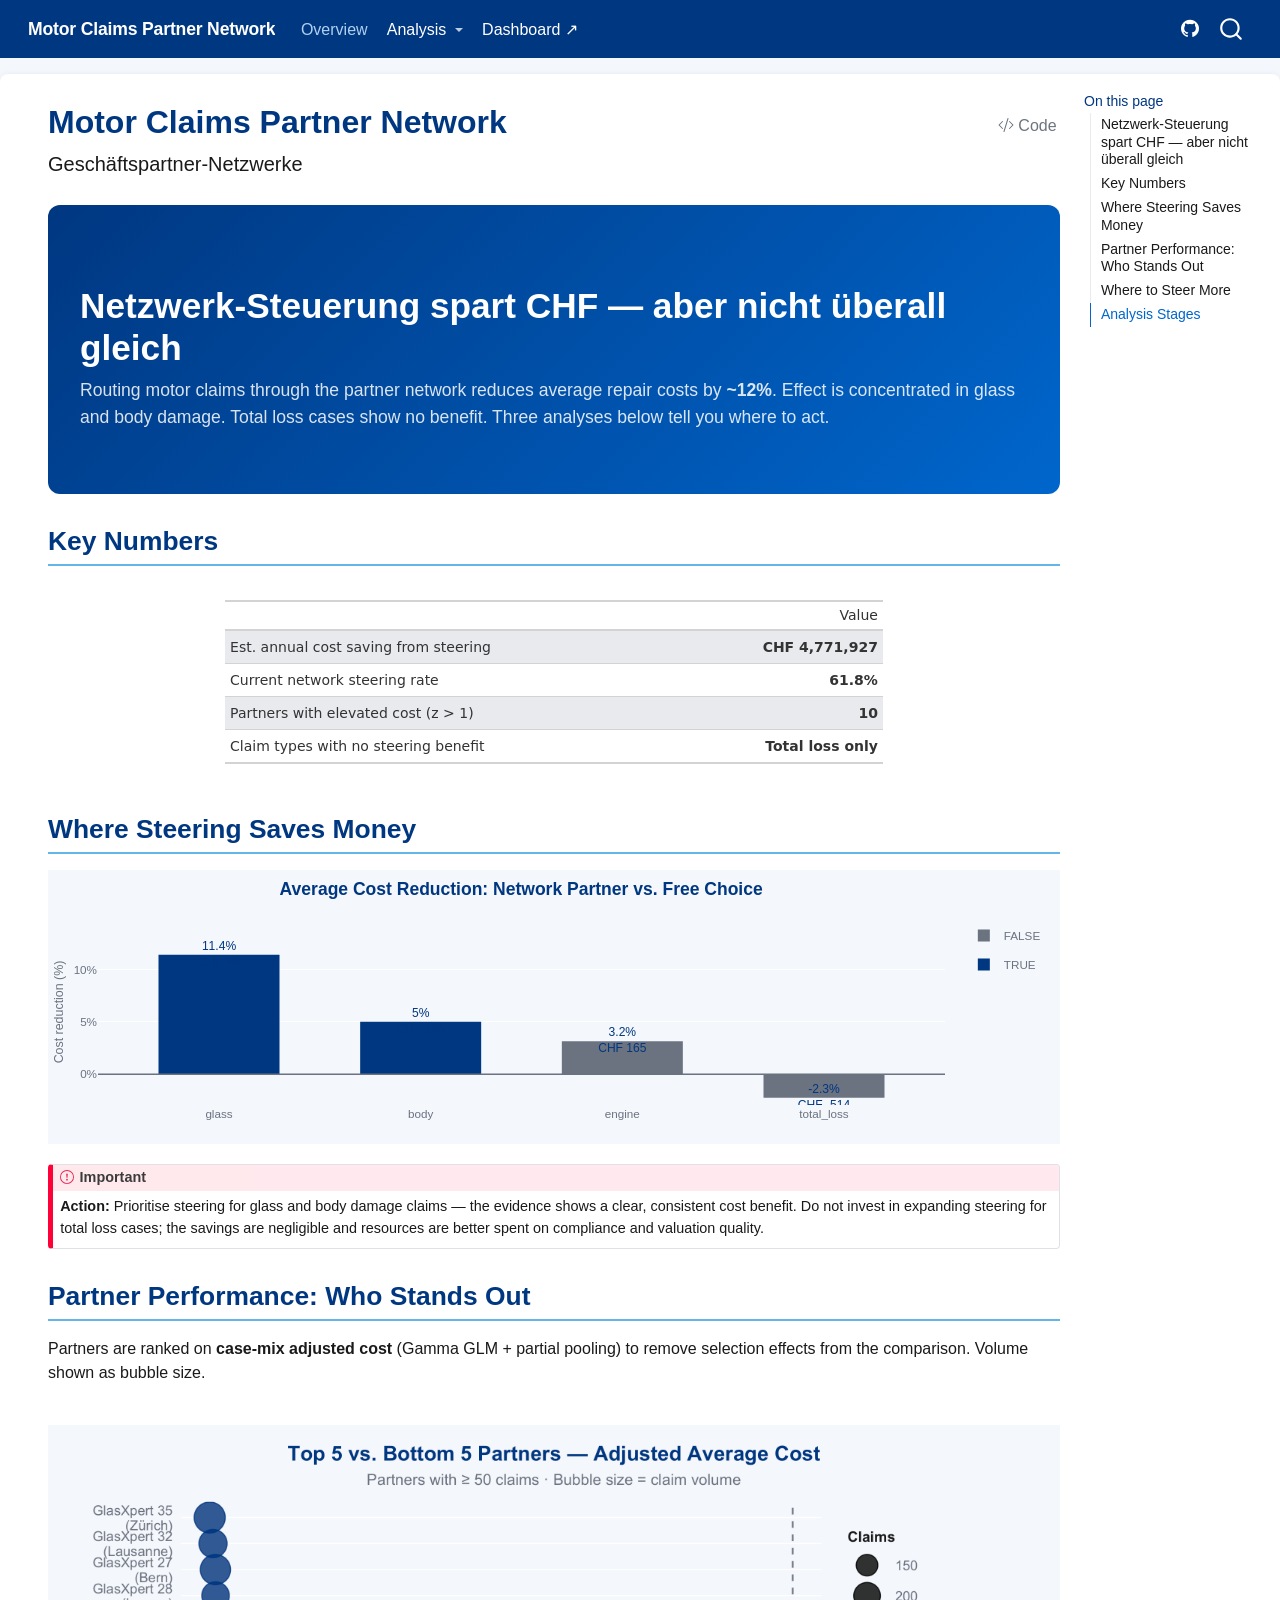
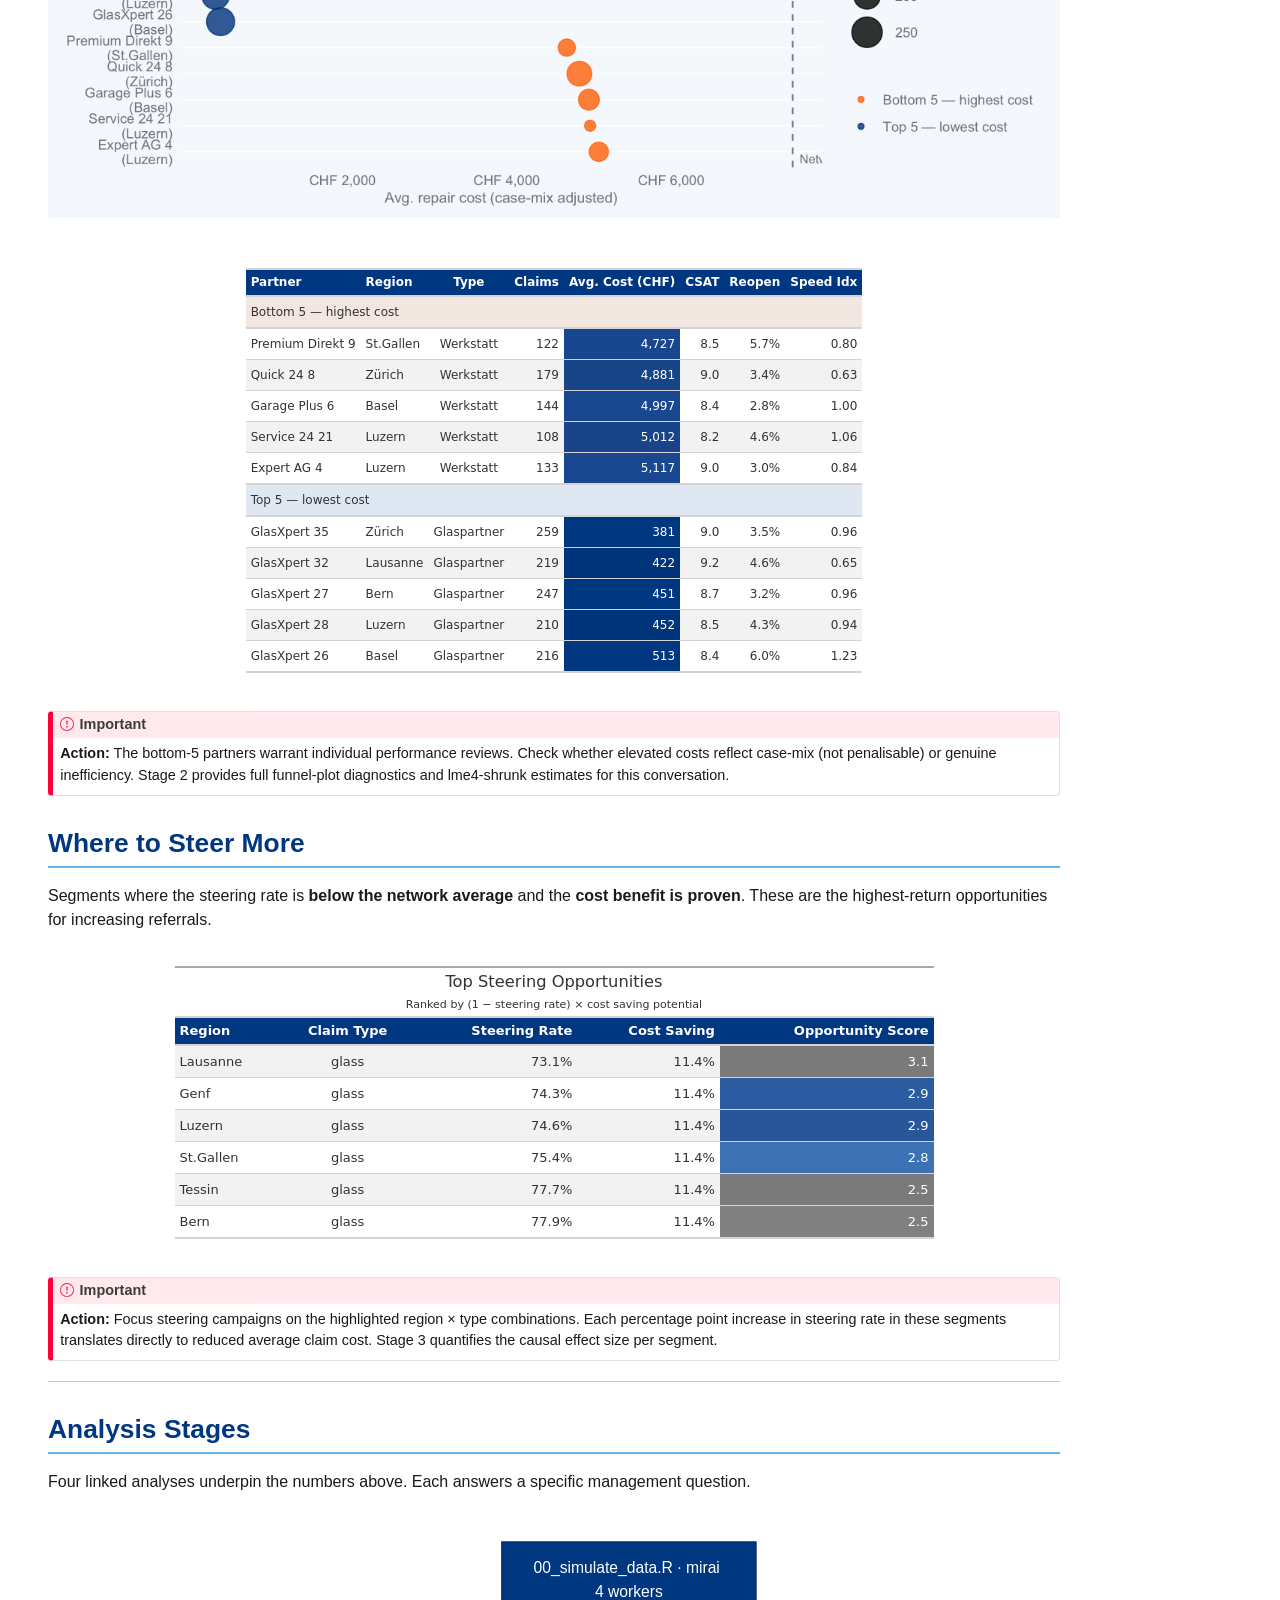
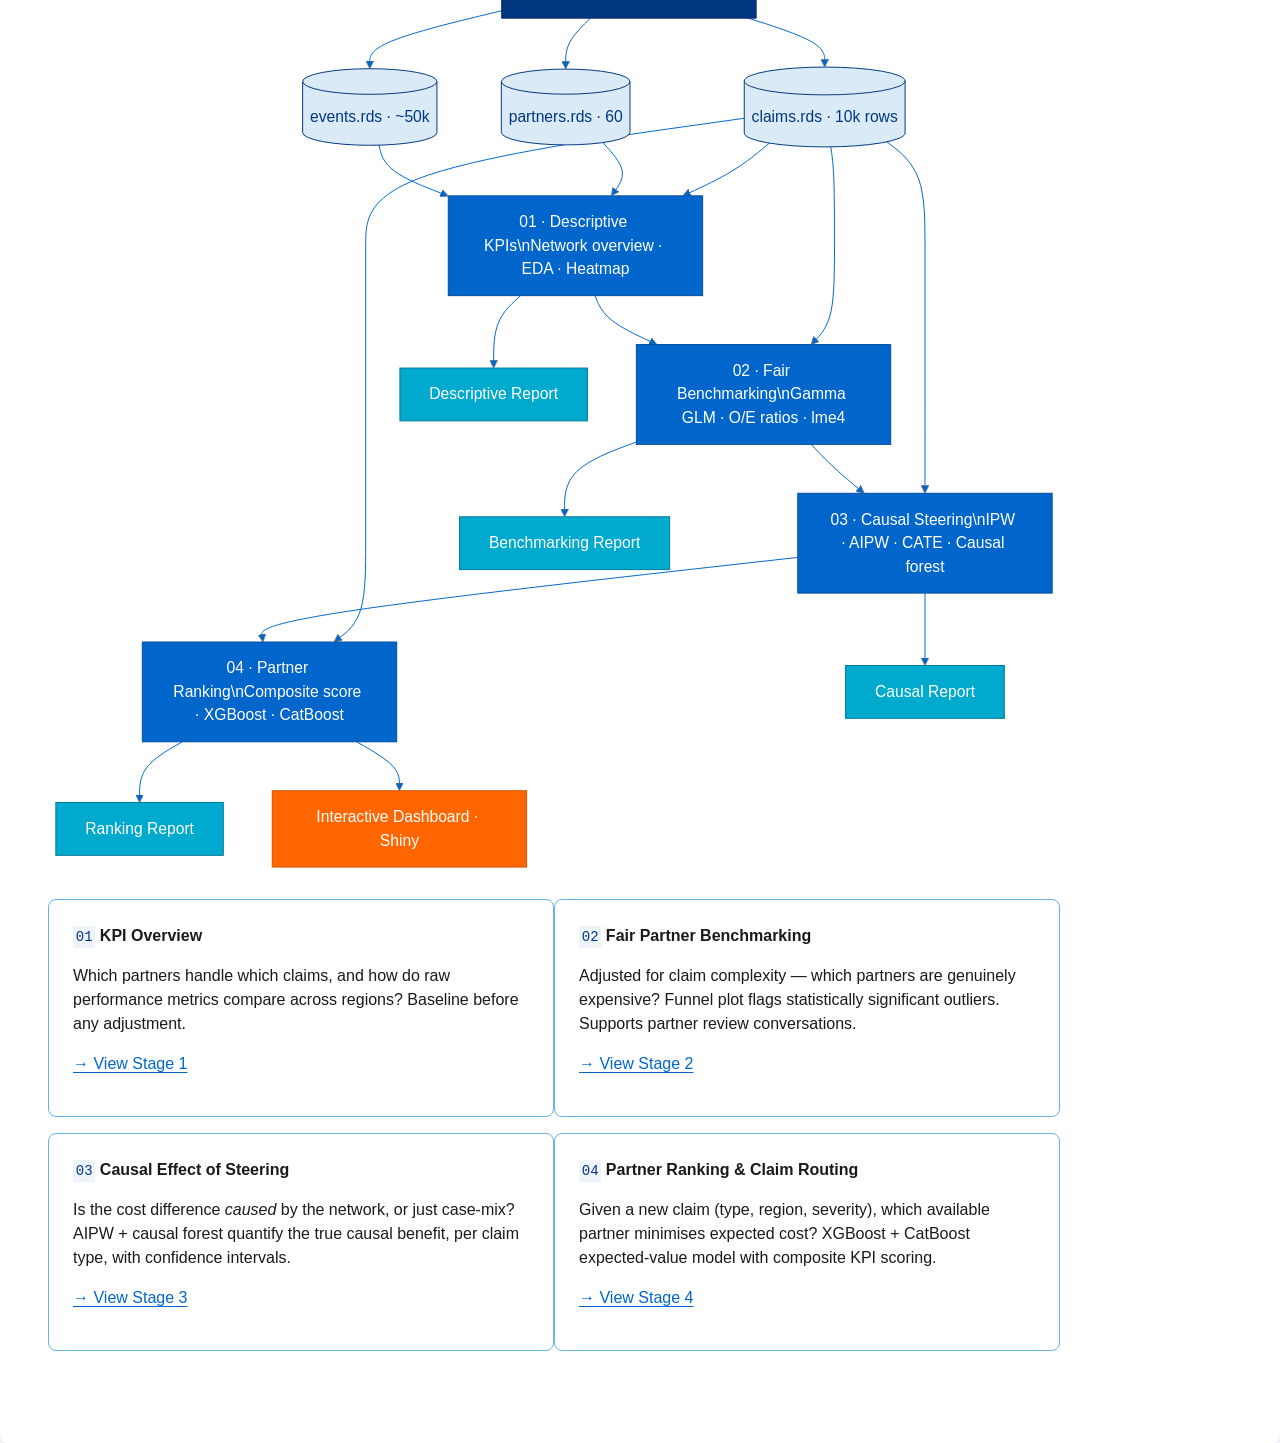
<file: index.html>
<!DOCTYPE html>
<html xmlns="http://www.w3.org/1999/xhtml" lang="en" xml:lang="en"><head>

<meta charset="utf-8">
<meta name="generator" content="quarto-1.8.27">

<meta name="viewport" content="width=device-width, initial-scale=1.0, user-scalable=yes">


<title>Motor Claims Partner Network</title>
<style>
code{white-space: pre-wrap;}
span.smallcaps{font-variant: small-caps;}
div.columns{display: flex; gap: min(4vw, 1.5em);}
div.column{flex: auto; overflow-x: auto;}
div.hanging-indent{margin-left: 1.5em; text-indent: -1.5em;}
ul.task-list{list-style: none;}
ul.task-list li input[type="checkbox"] {
  width: 0.8em;
  margin: 0 0.8em 0.2em -1em; /* quarto-specific, see https://github.com/quarto-dev/quarto-cli/issues/4556 */ 
  vertical-align: middle;
}
/* CSS for syntax highlighting */
html { -webkit-text-size-adjust: 100%; }
pre > code.sourceCode { white-space: pre; position: relative; }
pre > code.sourceCode > span { display: inline-block; line-height: 1.25; }
pre > code.sourceCode > span:empty { height: 1.2em; }
.sourceCode { overflow: visible; }
code.sourceCode > span { color: inherit; text-decoration: inherit; }
div.sourceCode { margin: 1em 0; }
pre.sourceCode { margin: 0; }
@media screen {
div.sourceCode { overflow: auto; }
}
@media print {
pre > code.sourceCode { white-space: pre-wrap; }
pre > code.sourceCode > span { text-indent: -5em; padding-left: 5em; }
}
pre.numberSource code
  { counter-reset: source-line 0; }
pre.numberSource code > span
  { position: relative; left: -4em; counter-increment: source-line; }
pre.numberSource code > span > a:first-child::before
  { content: counter(source-line);
    position: relative; left: -1em; text-align: right; vertical-align: baseline;
    border: none; display: inline-block;
    -webkit-touch-callout: none; -webkit-user-select: none;
    -khtml-user-select: none; -moz-user-select: none;
    -ms-user-select: none; user-select: none;
    padding: 0 4px; width: 4em;
  }
pre.numberSource { margin-left: 3em;  padding-left: 4px; }
div.sourceCode
  {   }
@media screen {
pre > code.sourceCode > span > a:first-child::before { text-decoration: underline; }
}
</style>


<script src="site_libs/quarto-nav/quarto-nav.js"></script>
<script src="site_libs/quarto-nav/headroom.min.js"></script>
<script src="site_libs/clipboard/clipboard.min.js"></script>
<script src="site_libs/quarto-search/autocomplete.umd.js"></script>
<script src="site_libs/quarto-search/fuse.min.js"></script>
<script src="site_libs/quarto-search/quarto-search.js"></script>
<meta name="quarto:offset" content="./">
<script src="site_libs/quarto-html/quarto.js" type="module"></script>
<script src="site_libs/quarto-html/tabsets/tabsets.js" type="module"></script>
<script src="site_libs/quarto-html/axe/axe-check.js" type="module"></script>
<script src="site_libs/quarto-html/popper.min.js"></script>
<script src="site_libs/quarto-html/tippy.umd.min.js"></script>
<script src="site_libs/quarto-html/anchor.min.js"></script>
<link href="site_libs/quarto-html/tippy.css" rel="stylesheet">
<link href="site_libs/quarto-html/quarto-syntax-highlighting-bcf535099bf558bd4ab882f8a59573ad.css" rel="stylesheet" id="quarto-text-highlighting-styles">
<script src="site_libs/bootstrap/bootstrap.min.js"></script>
<link href="site_libs/bootstrap/bootstrap-icons.css" rel="stylesheet">
<link href="site_libs/bootstrap/bootstrap-0eebdf1a80fa9091145191d5e29dec1d.min.css" rel="stylesheet" append-hash="true" id="quarto-bootstrap" data-mode="light">
<script id="quarto-search-options" type="application/json">{
  "location": "navbar",
  "copy-button": false,
  "collapse-after": 3,
  "panel-placement": "end",
  "type": "overlay",
  "limit": 50,
  "keyboard-shortcut": [
    "f",
    "/",
    "s"
  ],
  "show-item-context": false,
  "language": {
    "search-no-results-text": "No results",
    "search-matching-documents-text": "matching documents",
    "search-copy-link-title": "Copy link to search",
    "search-hide-matches-text": "Hide additional matches",
    "search-more-match-text": "more match in this document",
    "search-more-matches-text": "more matches in this document",
    "search-clear-button-title": "Clear",
    "search-text-placeholder": "",
    "search-detached-cancel-button-title": "Cancel",
    "search-submit-button-title": "Submit",
    "search-label": "Search"
  }
}</script>
<script src="site_libs/quarto-diagram/mermaid.min.js"></script>
<script src="site_libs/quarto-diagram/mermaid-init.js"></script>
<link href="site_libs/quarto-diagram/mermaid.css" rel="stylesheet">
<link href="site_libs/htmltools-fill-0.5.9/fill.css" rel="stylesheet">
<script src="site_libs/htmlwidgets-1.6.4/htmlwidgets.js"></script>
<script src="site_libs/plotly-binding-4.12.0/plotly.js"></script>
<script src="site_libs/typedarray-0.1/typedarray.min.js"></script>
<script src="site_libs/jquery-3.5.1/jquery.min.js"></script>
<link href="site_libs/crosstalk-1.2.2/css/crosstalk.min.css" rel="stylesheet">
<script src="site_libs/crosstalk-1.2.2/js/crosstalk.min.js"></script>
<link href="site_libs/plotly-htmlwidgets-css-2.25.2/plotly-htmlwidgets.css" rel="stylesheet">
<script src="site_libs/plotly-main-2.25.2/plotly-latest.min.js"></script>
<link href="site_libs/pagedtable-1.1/css/pagedtable.css" rel="stylesheet">
<script src="site_libs/pagedtable-1.1/js/pagedtable.js"></script>


</head>

<body class="nav-fixed quarto-light">

<div id="quarto-search-results"></div>
  <header id="quarto-header" class="headroom fixed-top">
    <nav class="navbar navbar-expand-lg " data-bs-theme="dark">
      <div class="navbar-container container-fluid">
      <div class="navbar-brand-container mx-auto">
    <a class="navbar-brand" href="./index.html">
    <span class="navbar-title">Motor Claims Partner Network</span>
    </a>
  </div>
            <div id="quarto-search" class="" title="Search"></div>
          <button class="navbar-toggler" type="button" data-bs-toggle="collapse" data-bs-target="#navbarCollapse" aria-controls="navbarCollapse" role="menu" aria-expanded="false" aria-label="Toggle navigation" onclick="if (window.quartoToggleHeadroom) { window.quartoToggleHeadroom(); }">
  <span class="navbar-toggler-icon"></span>
</button>
          <div class="collapse navbar-collapse" id="navbarCollapse">
            <ul class="navbar-nav navbar-nav-scroll me-auto">
  <li class="nav-item">
    <a class="nav-link active" href="./index.html" aria-current="page"> 
<span class="menu-text">Overview</span></a>
  </li>  
  <li class="nav-item dropdown ">
    <a class="nav-link dropdown-toggle" href="#" id="nav-menu-analysis" role="link" data-bs-toggle="dropdown" aria-expanded="false">
 <span class="menu-text">Analysis</span>
    </a>
    <ul class="dropdown-menu" aria-labelledby="nav-menu-analysis">    
        <li>
    <a class="dropdown-item" href="./analysis/01_descriptive.html">
 <span class="dropdown-text">01 · Descriptive KPIs</span></a>
  </li>  
        <li>
    <a class="dropdown-item" href="./analysis/02_partner_comparison.html">
 <span class="dropdown-text">02 · Fair Comparison</span></a>
  </li>  
        <li>
    <a class="dropdown-item" href="./analysis/03_causal_steering.html">
 <span class="dropdown-text">03 · Causal Steering</span></a>
  </li>  
        <li>
    <a class="dropdown-item" href="./analysis/04_partner_ranking.html">
 <span class="dropdown-text">04 · Partner Ranking</span></a>
  </li>  
    </ul>
  </li>
  <li class="nav-item">
    <a class="nav-link" href="https://shiny.posit.co"> 
<span class="menu-text">Dashboard ↗</span></a>
  </li>  
</ul>
            <ul class="navbar-nav navbar-nav-scroll ms-auto">
  <li class="nav-item compact">
    <a class="nav-link" href="https://github.com/viv-analytics/portfolio__ml_claims_networks"> <i class="bi bi-github" role="img">
</i> 
<span class="menu-text"></span></a>
  </li>  
</ul>
          </div> <!-- /navcollapse -->
            <div class="quarto-navbar-tools">
</div>
      </div> <!-- /container-fluid -->
    </nav>
</header>
<!-- content -->
<div id="quarto-content" class="quarto-container page-columns page-rows-contents page-layout-article page-navbar">
<!-- sidebar -->
<!-- margin-sidebar -->
    <div id="quarto-margin-sidebar" class="sidebar margin-sidebar">
        <nav id="TOC" role="doc-toc" class="toc-active">
    <h2 id="toc-title">On this page</h2>
   
  <ul>
  <li><a href="#netzwerk-steuerung-spart-chf-aber-nicht-überall-gleich" id="toc-netzwerk-steuerung-spart-chf-aber-nicht-überall-gleich" class="nav-link active" data-scroll-target="#netzwerk-steuerung-spart-chf-aber-nicht-überall-gleich">Netzwerk-Steuerung spart CHF — aber nicht überall gleich</a></li>
  <li><a href="#key-numbers" id="toc-key-numbers" class="nav-link" data-scroll-target="#key-numbers">Key Numbers</a></li>
  <li><a href="#where-steering-saves-money" id="toc-where-steering-saves-money" class="nav-link" data-scroll-target="#where-steering-saves-money">Where Steering Saves Money</a></li>
  <li><a href="#partner-performance-who-stands-out" id="toc-partner-performance-who-stands-out" class="nav-link" data-scroll-target="#partner-performance-who-stands-out">Partner Performance: Who Stands Out</a></li>
  <li><a href="#where-to-steer-more" id="toc-where-to-steer-more" class="nav-link" data-scroll-target="#where-to-steer-more">Where to Steer More</a></li>
  <li><a href="#analysis-stages" id="toc-analysis-stages" class="nav-link" data-scroll-target="#analysis-stages">Analysis Stages</a></li>
  </ul>
</nav>
    </div>
<!-- main -->
<main class="content" id="quarto-document-content">

<header id="title-block-header" class="quarto-title-block default">
<div class="quarto-title">
<div class="quarto-title-block"><div><h1 class="title">Motor Claims Partner Network</h1><button type="button" class="btn code-tools-button" id="quarto-code-tools-source"><i class="bi"></i> Code</button></div></div>
<p class="subtitle lead">Geschäftspartner-Netzwerke</p>
</div>



<div class="quarto-title-meta">

    
  
    
  </div>
  


</header>


<section id="netzwerk-steuerung-spart-chf-aber-nicht-überall-gleich" class="level1 hero-banner">
<h1>Netzwerk-Steuerung spart CHF — aber nicht überall gleich</h1>
<p>Routing motor claims through the partner network reduces average repair costs by <strong>~12%</strong>. Effect is concentrated in glass and body damage. Total loss cases show no benefit. Three analyses below tell you where to act.</p>
</section>
<section id="key-numbers" class="level2">
<h2 class="anchored" data-anchor-id="key-numbers">Key Numbers</h2>
<div class="cell">
<div class="cell-output-display">
<div id="homooxkuca" style="padding-left:0px;padding-right:0px;padding-top:10px;padding-bottom:10px;overflow-x:auto;overflow-y:auto;width:auto;height:auto;">
<style>#homooxkuca table {
  font-family: system-ui, 'Segoe UI', Roboto, Helvetica, Arial, sans-serif, 'Apple Color Emoji', 'Segoe UI Emoji', 'Segoe UI Symbol', 'Noto Color Emoji';
  -webkit-font-smoothing: antialiased;
  -moz-osx-font-smoothing: grayscale;
}

#homooxkuca thead, #homooxkuca tbody, #homooxkuca tfoot, #homooxkuca tr, #homooxkuca td, #homooxkuca th {
  border-style: none;
}

#homooxkuca p {
  margin: 0;
  padding: 0;
}

#homooxkuca .gt_table {
  display: table;
  border-collapse: collapse;
  line-height: normal;
  margin-left: auto;
  margin-right: auto;
  color: #333333;
  font-size: 14px;
  font-weight: normal;
  font-style: normal;
  background-color: #FFFFFF;
  width: 65%;
  border-top-style: solid;
  border-top-width: 2px;
  border-top-color: #A8A8A8;
  border-right-style: none;
  border-right-width: 2px;
  border-right-color: #D3D3D3;
  border-bottom-style: solid;
  border-bottom-width: 2px;
  border-bottom-color: #A8A8A8;
  border-left-style: none;
  border-left-width: 2px;
  border-left-color: #D3D3D3;
}

#homooxkuca .gt_caption {
  padding-top: 4px;
  padding-bottom: 4px;
}

#homooxkuca .gt_title {
  color: #333333;
  font-size: 125%;
  font-weight: initial;
  padding-top: 4px;
  padding-bottom: 4px;
  padding-left: 5px;
  padding-right: 5px;
  border-bottom-color: #FFFFFF;
  border-bottom-width: 0;
}

#homooxkuca .gt_subtitle {
  color: #333333;
  font-size: 85%;
  font-weight: initial;
  padding-top: 3px;
  padding-bottom: 5px;
  padding-left: 5px;
  padding-right: 5px;
  border-top-color: #FFFFFF;
  border-top-width: 0;
}

#homooxkuca .gt_heading {
  background-color: #FFFFFF;
  text-align: center;
  border-bottom-color: #FFFFFF;
  border-left-style: none;
  border-left-width: 1px;
  border-left-color: #D3D3D3;
  border-right-style: none;
  border-right-width: 1px;
  border-right-color: #D3D3D3;
}

#homooxkuca .gt_bottom_border {
  border-bottom-style: solid;
  border-bottom-width: 2px;
  border-bottom-color: #D3D3D3;
}

#homooxkuca .gt_col_headings {
  border-top-style: solid;
  border-top-width: 2px;
  border-top-color: #D3D3D3;
  border-bottom-style: solid;
  border-bottom-width: 2px;
  border-bottom-color: #D3D3D3;
  border-left-style: none;
  border-left-width: 1px;
  border-left-color: #D3D3D3;
  border-right-style: none;
  border-right-width: 1px;
  border-right-color: #D3D3D3;
}

#homooxkuca .gt_col_heading {
  color: #333333;
  background-color: #FFFFFF;
  font-size: 100%;
  font-weight: normal;
  text-transform: inherit;
  border-left-style: none;
  border-left-width: 1px;
  border-left-color: #D3D3D3;
  border-right-style: none;
  border-right-width: 1px;
  border-right-color: #D3D3D3;
  vertical-align: bottom;
  padding-top: 5px;
  padding-bottom: 6px;
  padding-left: 5px;
  padding-right: 5px;
  overflow-x: hidden;
}

#homooxkuca .gt_column_spanner_outer {
  color: #333333;
  background-color: #FFFFFF;
  font-size: 100%;
  font-weight: normal;
  text-transform: inherit;
  padding-top: 0;
  padding-bottom: 0;
  padding-left: 4px;
  padding-right: 4px;
}

#homooxkuca .gt_column_spanner_outer:first-child {
  padding-left: 0;
}

#homooxkuca .gt_column_spanner_outer:last-child {
  padding-right: 0;
}

#homooxkuca .gt_column_spanner {
  border-bottom-style: solid;
  border-bottom-width: 2px;
  border-bottom-color: #D3D3D3;
  vertical-align: bottom;
  padding-top: 5px;
  padding-bottom: 5px;
  overflow-x: hidden;
  display: inline-block;
  width: 100%;
}

#homooxkuca .gt_spanner_row {
  border-bottom-style: hidden;
}

#homooxkuca .gt_group_heading {
  padding-top: 8px;
  padding-bottom: 8px;
  padding-left: 5px;
  padding-right: 5px;
  color: #333333;
  background-color: #FFFFFF;
  font-size: 100%;
  font-weight: initial;
  text-transform: inherit;
  border-top-style: solid;
  border-top-width: 2px;
  border-top-color: #D3D3D3;
  border-bottom-style: solid;
  border-bottom-width: 2px;
  border-bottom-color: #D3D3D3;
  border-left-style: none;
  border-left-width: 1px;
  border-left-color: #D3D3D3;
  border-right-style: none;
  border-right-width: 1px;
  border-right-color: #D3D3D3;
  vertical-align: middle;
  text-align: left;
}

#homooxkuca .gt_empty_group_heading {
  padding: 0.5px;
  color: #333333;
  background-color: #FFFFFF;
  font-size: 100%;
  font-weight: initial;
  border-top-style: solid;
  border-top-width: 2px;
  border-top-color: #D3D3D3;
  border-bottom-style: solid;
  border-bottom-width: 2px;
  border-bottom-color: #D3D3D3;
  vertical-align: middle;
}

#homooxkuca .gt_from_md > :first-child {
  margin-top: 0;
}

#homooxkuca .gt_from_md > :last-child {
  margin-bottom: 0;
}

#homooxkuca .gt_row {
  padding-top: 8px;
  padding-bottom: 8px;
  padding-left: 5px;
  padding-right: 5px;
  margin: 10px;
  border-top-style: solid;
  border-top-width: 1px;
  border-top-color: #D3D3D3;
  border-left-style: none;
  border-left-width: 1px;
  border-left-color: #D3D3D3;
  border-right-style: none;
  border-right-width: 1px;
  border-right-color: #D3D3D3;
  vertical-align: middle;
  overflow-x: hidden;
}

#homooxkuca .gt_stub {
  color: #333333;
  background-color: #FFFFFF;
  font-size: 100%;
  font-weight: initial;
  text-transform: inherit;
  border-right-style: solid;
  border-right-width: 2px;
  border-right-color: #D3D3D3;
  padding-left: 5px;
  padding-right: 5px;
}

#homooxkuca .gt_stub_row_group {
  color: #333333;
  background-color: #FFFFFF;
  font-size: 100%;
  font-weight: initial;
  text-transform: inherit;
  border-right-style: solid;
  border-right-width: 2px;
  border-right-color: #D3D3D3;
  padding-left: 5px;
  padding-right: 5px;
  vertical-align: top;
}

#homooxkuca .gt_row_group_first td {
  border-top-width: 2px;
}

#homooxkuca .gt_row_group_first th {
  border-top-width: 2px;
}

#homooxkuca .gt_summary_row {
  color: #333333;
  background-color: #FFFFFF;
  text-transform: inherit;
  padding-top: 8px;
  padding-bottom: 8px;
  padding-left: 5px;
  padding-right: 5px;
}

#homooxkuca .gt_first_summary_row {
  border-top-style: solid;
  border-top-color: #D3D3D3;
}

#homooxkuca .gt_first_summary_row.thick {
  border-top-width: 2px;
}

#homooxkuca .gt_last_summary_row {
  padding-top: 8px;
  padding-bottom: 8px;
  padding-left: 5px;
  padding-right: 5px;
  border-bottom-style: solid;
  border-bottom-width: 2px;
  border-bottom-color: #D3D3D3;
}

#homooxkuca .gt_grand_summary_row {
  color: #333333;
  background-color: #FFFFFF;
  text-transform: inherit;
  padding-top: 8px;
  padding-bottom: 8px;
  padding-left: 5px;
  padding-right: 5px;
}

#homooxkuca .gt_first_grand_summary_row {
  padding-top: 8px;
  padding-bottom: 8px;
  padding-left: 5px;
  padding-right: 5px;
  border-top-style: double;
  border-top-width: 6px;
  border-top-color: #D3D3D3;
}

#homooxkuca .gt_last_grand_summary_row_top {
  padding-top: 8px;
  padding-bottom: 8px;
  padding-left: 5px;
  padding-right: 5px;
  border-bottom-style: double;
  border-bottom-width: 6px;
  border-bottom-color: #D3D3D3;
}

#homooxkuca .gt_striped {
  background-color: rgba(128, 128, 128, 0.05);
}

#homooxkuca .gt_table_body {
  border-top-style: solid;
  border-top-width: 2px;
  border-top-color: #D3D3D3;
  border-bottom-style: solid;
  border-bottom-width: 2px;
  border-bottom-color: #D3D3D3;
}

#homooxkuca .gt_footnotes {
  color: #333333;
  background-color: #FFFFFF;
  border-bottom-style: none;
  border-bottom-width: 2px;
  border-bottom-color: #D3D3D3;
  border-left-style: none;
  border-left-width: 2px;
  border-left-color: #D3D3D3;
  border-right-style: none;
  border-right-width: 2px;
  border-right-color: #D3D3D3;
}

#homooxkuca .gt_footnote {
  margin: 0px;
  font-size: 90%;
  padding-top: 4px;
  padding-bottom: 4px;
  padding-left: 5px;
  padding-right: 5px;
}

#homooxkuca .gt_sourcenotes {
  color: #333333;
  background-color: #FFFFFF;
  border-bottom-style: none;
  border-bottom-width: 2px;
  border-bottom-color: #D3D3D3;
  border-left-style: none;
  border-left-width: 2px;
  border-left-color: #D3D3D3;
  border-right-style: none;
  border-right-width: 2px;
  border-right-color: #D3D3D3;
}

#homooxkuca .gt_sourcenote {
  font-size: 90%;
  padding-top: 4px;
  padding-bottom: 4px;
  padding-left: 5px;
  padding-right: 5px;
}

#homooxkuca .gt_left {
  text-align: left;
}

#homooxkuca .gt_center {
  text-align: center;
}

#homooxkuca .gt_right {
  text-align: right;
  font-variant-numeric: tabular-nums;
}

#homooxkuca .gt_font_normal {
  font-weight: normal;
}

#homooxkuca .gt_font_bold {
  font-weight: bold;
}

#homooxkuca .gt_font_italic {
  font-style: italic;
}

#homooxkuca .gt_super {
  font-size: 65%;
}

#homooxkuca .gt_footnote_marks {
  font-size: 75%;
  vertical-align: 0.4em;
  position: initial;
}

#homooxkuca .gt_asterisk {
  font-size: 100%;
  vertical-align: 0;
}

#homooxkuca .gt_indent_1 {
  text-indent: 5px;
}

#homooxkuca .gt_indent_2 {
  text-indent: 10px;
}

#homooxkuca .gt_indent_3 {
  text-indent: 15px;
}

#homooxkuca .gt_indent_4 {
  text-indent: 20px;
}

#homooxkuca .gt_indent_5 {
  text-indent: 25px;
}

#homooxkuca .katex-display {
  display: inline-flex !important;
  margin-bottom: 0.75em !important;
}

#homooxkuca div.Reactable > div.rt-table > div.rt-thead > div.rt-tr.rt-tr-group-header > div.rt-th-group:after {
  height: 0px !important;
}
</style>

<table class="gt_table caption-top table table-sm table-striped small" data-quarto-bootstrap="false">
<thead>
<tr class="gt_col_headings header">
<th id="a-" class="gt_col_heading gt_columns_bottom_border gt_left" data-quarto-table-cell-role="th" scope="col"></th>
<th id="Value" class="gt_col_heading gt_columns_bottom_border gt_right" data-quarto-table-cell-role="th" scope="col">Value</th>
</tr>
</thead>
<tbody class="gt_table_body">
<tr class="odd">
<td class="gt_row gt_left" headers=" " style="background-color: #F4F7FB">Est. annual cost saving from steering</td>
<td class="gt_row gt_right" headers="Value" style="font-weight: bold; background-color: #F4F7FB">CHF 4,771,927</td>
</tr>
<tr class="even">
<td class="gt_row gt_left" headers=" ">Current network steering rate</td>
<td class="gt_row gt_right" headers="Value" style="font-weight: bold">61.8%</td>
</tr>
<tr class="odd">
<td class="gt_row gt_left" headers=" " style="background-color: #F4F7FB">Partners with elevated cost (z &gt; 1)</td>
<td class="gt_row gt_right" headers="Value" style="font-weight: bold; background-color: #F4F7FB">10</td>
</tr>
<tr class="even">
<td class="gt_row gt_left" headers=" ">Claim types with no steering benefit</td>
<td class="gt_row gt_right" headers="Value" style="font-weight: bold">Total loss only</td>
</tr>
</tbody>
</table>

</div>
</div>
</div>
</section>
<section id="where-steering-saves-money" class="level2">
<h2 class="anchored" data-anchor-id="where-steering-saves-money">Where Steering Saves Money</h2>
<div class="cell">
<div class="cell-output-display">
<div class="plotly html-widget html-fill-item" id="htmlwidget-9adcfbf0fc6b2843461e" style="width:100%;height:274px;"></div>
<script type="application/json" data-for="htmlwidget-9adcfbf0fc6b2843461e">{"x":{"data":[{"orientation":"v","width":[0.59999999999999964,0.59999999999999964],"base":[0,-2.2647529086016314],"x":[3,4],"y":[3.1548533289290477,2.2647529086016314],"text":["reorder(claim_type, -saving_pct): engine<br />saving_pct:  3.154853","reorder(claim_type, -saving_pct): total_loss<br />saving_pct: -2.264753"],"type":"bar","textposition":"none","marker":{"autocolorscale":false,"color":"rgba(107,114,128,1)","line":{"width":1.8897637795275593,"color":"transparent"}},"name":"FALSE","legendgroup":"FALSE","showlegend":true,"xaxis":"x","yaxis":"y","hoverinfo":"text","frame":null},{"orientation":"v","width":[0.60000000000000009,0.59999999999999987],"base":[0,0],"x":[1,2],"y":[11.409644175263498,5.0174506178992369],"text":["reorder(claim_type, -saving_pct): glass<br />saving_pct: 11.409644","reorder(claim_type, -saving_pct): body<br />saving_pct:  5.017451"],"type":"bar","textposition":"none","marker":{"autocolorscale":false,"color":"rgba(0,55,129,1)","line":{"width":1.8897637795275593,"color":"transparent"}},"name":"TRUE","legendgroup":"TRUE","showlegend":true,"xaxis":"x","yaxis":"y","hoverinfo":"text","frame":null},{"x":[3,4],"y":[3.1548533289290477,-2.2647529086016314],"text":["3.2%<br />CHF 165","-2.3%<br />CHF -514"],"hovertext":["reorder(claim_type, -saving_pct): engine<br />saving_pct:  3.154853","reorder(claim_type, -saving_pct): total_loss<br />saving_pct: -2.264753"],"textfont":{"size":12.09448818897638,"color":"rgba(0,55,129,1)"},"type":"scatter","mode":"text","hoveron":"points","name":"FALSE","legendgroup":"FALSE","showlegend":false,"xaxis":"x","yaxis":"y","hoverinfo":"text","frame":null},{"x":[1,2],"y":[11.409644175263498,5.0174506178992369],"text":["11.4%<br />CHF 64","5%<br />CHF 195"],"hovertext":["reorder(claim_type, -saving_pct): glass<br />saving_pct: 11.409644","reorder(claim_type, -saving_pct): body<br />saving_pct:  5.017451"],"textfont":{"size":12.09448818897638,"color":"rgba(0,55,129,1)"},"type":"scatter","mode":"text","hoveron":"points","name":"TRUE","legendgroup":"TRUE","showlegend":false,"xaxis":"x","yaxis":"y","hoverinfo":"text","frame":null},{"x":[0.40000000000000002,4.5999999999999996],"y":[0,0],"text":"","type":"scatter","mode":"lines","line":{"width":1.5118110236220474,"color":"rgba(107,114,128,1)","dash":"solid"},"hoveron":"points","showlegend":false,"xaxis":"x","yaxis":"y","hoverinfo":"text","frame":null}],"layout":{"margin":{"t":49.474470734744706,"r":15.940224159402241,"b":25.969281859692821,"l":49.54753009547531},"plot_bgcolor":"rgba(244,247,251,1)","paper_bgcolor":"rgba(244,247,251,1)","font":{"color":"rgba(0,0,0,1)","family":"","size":14.611872146118724},"title":{"text":"<b> Average Cost Reduction: Network Partner vs. Free Choice <\/b>","font":{"color":"rgba(0,55,129,1)","family":"","size":17.534246575342465},"x":0.5,"xref":"paper"},"xaxis":{"domain":[0,1],"automargin":true,"type":"linear","autorange":false,"range":[0.40000000000000002,4.5999999999999996],"tickmode":"array","ticktext":["glass","body","engine","total_loss"],"tickvals":[1,2,3,4],"categoryorder":"array","categoryarray":["glass","body","engine","total_loss"],"nticks":null,"ticks":"","tickcolor":null,"ticklen":3.6529680365296811,"tickwidth":0,"showticklabels":true,"tickfont":{"color":"rgba(107,114,128,1)","family":"","size":11.68949771689498},"tickangle":-0,"showline":false,"linecolor":null,"linewidth":0,"showgrid":false,"gridcolor":null,"gridwidth":0,"zeroline":false,"anchor":"y","title":{"text":"","font":{"color":"rgba(107,114,128,1)","family":"","size":12.420091324200913}},"hoverformat":".2f"},"yaxis":{"domain":[0,1],"automargin":true,"type":"linear","autorange":false,"range":[-2.9484727627948879,14.828243446229781],"tickmode":"array","ticktext":["0%","5%","10%"],"tickvals":[-4.4408920985006262e-16,5,10],"categoryorder":"array","categoryarray":["0%","5%","10%"],"nticks":null,"ticks":"","tickcolor":null,"ticklen":3.6529680365296811,"tickwidth":0,"showticklabels":true,"tickfont":{"color":"rgba(107,114,128,1)","family":"","size":11.68949771689498},"tickangle":-0,"showline":false,"linecolor":null,"linewidth":0,"showgrid":true,"gridcolor":"rgba(255,255,255,1)","gridwidth":0.53134080531340799,"zeroline":false,"anchor":"x","title":{"text":"Cost reduction (%)","font":{"color":"rgba(107,114,128,1)","family":"","size":12.420091324200913}},"hoverformat":".2f"},"shapes":[],"showlegend":true,"legend":{"bgcolor":"rgba(244,247,251,1)","bordercolor":"transparent","borderwidth":1.8897637795275593,"font":{"color":"rgba(107,114,128,1)","family":"","size":11.68949771689498},"title":{"text":"","font":{"color":"rgba(26,26,26,1)","family":"","size":12.420091324200913}}},"hovermode":"closest","barmode":"relative","hoverlabel":{"bgcolor":"#003781","font":{"color":"white"}}},"config":{"doubleClick":"reset","modeBarButtonsToAdd":["hoverclosest","hovercompare"],"showSendToCloud":false},"source":"A","attrs":{"418949495b33":{"x":{},"y":{},"fill":{},"type":"bar"},"41896f0296db":{"x":{},"y":{},"fill":{},"label":{}},"418912fe3ccd":{"yintercept":{}}},"cur_data":"418949495b33","visdat":{"418949495b33":["function (y) ","x"],"41896f0296db":["function (y) ","x"],"418912fe3ccd":["function (y) ","x"]},"highlight":{"on":"plotly_click","persistent":false,"dynamic":false,"selectize":false,"opacityDim":0.20000000000000001,"selected":{"opacity":1},"debounce":0},"shinyEvents":["plotly_hover","plotly_click","plotly_selected","plotly_relayout","plotly_brushed","plotly_brushing","plotly_clickannotation","plotly_doubleclick","plotly_deselect","plotly_afterplot","plotly_sunburstclick"],"base_url":"https://plot.ly"},"evals":[],"jsHooks":[]}</script>
</div>
</div>
<div class="callout callout-style-default callout-important callout-titled">
<div class="callout-header d-flex align-content-center">
<div class="callout-icon-container">
<i class="callout-icon"></i>
</div>
<div class="callout-title-container flex-fill">
Important
</div>
</div>
<div class="callout-body-container callout-body">
<p><strong>Action:</strong> Prioritise steering for glass and body damage claims — the evidence shows a clear, consistent cost benefit. Do not invest in expanding steering for total loss cases; the savings are negligible and resources are better spent on compliance and valuation quality.</p>
</div>
</div>
</section>
<section id="partner-performance-who-stands-out" class="level2">
<h2 class="anchored" data-anchor-id="partner-performance-who-stands-out">Partner Performance: Who Stands Out</h2>
<p>Partners are ranked on <strong>case-mix adjusted cost</strong> (Gamma GLM + partial pooling) to remove selection effects from the comparison. Volume shown as bubble size.</p>
<div class="cell">
<div class="cell-output-display">
<div>
<figure class="figure">
<p><img src="index_files/figure-html/top-bottom-partners-1.png" class="img-fluid figure-img" width="1350"></p>
</figure>
</div>
</div>
</div>
<div class="cell">
<div class="cell-output-display">
<div id="qlidgjoibz" style="padding-left:0px;padding-right:0px;padding-top:10px;padding-bottom:10px;overflow-x:auto;overflow-y:auto;width:auto;height:auto;">
<style>#qlidgjoibz table {
  font-family: system-ui, 'Segoe UI', Roboto, Helvetica, Arial, sans-serif, 'Apple Color Emoji', 'Segoe UI Emoji', 'Segoe UI Symbol', 'Noto Color Emoji';
  -webkit-font-smoothing: antialiased;
  -moz-osx-font-smoothing: grayscale;
}

#qlidgjoibz thead, #qlidgjoibz tbody, #qlidgjoibz tfoot, #qlidgjoibz tr, #qlidgjoibz td, #qlidgjoibz th {
  border-style: none;
}

#qlidgjoibz p {
  margin: 0;
  padding: 0;
}

#qlidgjoibz .gt_table {
  display: table;
  border-collapse: collapse;
  line-height: normal;
  margin-left: auto;
  margin-right: auto;
  color: #333333;
  font-size: 12px;
  font-weight: normal;
  font-style: normal;
  background-color: #FFFFFF;
  width: auto;
  border-top-style: solid;
  border-top-width: 2px;
  border-top-color: #A8A8A8;
  border-right-style: none;
  border-right-width: 2px;
  border-right-color: #D3D3D3;
  border-bottom-style: solid;
  border-bottom-width: 2px;
  border-bottom-color: #A8A8A8;
  border-left-style: none;
  border-left-width: 2px;
  border-left-color: #D3D3D3;
}

#qlidgjoibz .gt_caption {
  padding-top: 4px;
  padding-bottom: 4px;
}

#qlidgjoibz .gt_title {
  color: #333333;
  font-size: 125%;
  font-weight: initial;
  padding-top: 4px;
  padding-bottom: 4px;
  padding-left: 5px;
  padding-right: 5px;
  border-bottom-color: #FFFFFF;
  border-bottom-width: 0;
}

#qlidgjoibz .gt_subtitle {
  color: #333333;
  font-size: 85%;
  font-weight: initial;
  padding-top: 3px;
  padding-bottom: 5px;
  padding-left: 5px;
  padding-right: 5px;
  border-top-color: #FFFFFF;
  border-top-width: 0;
}

#qlidgjoibz .gt_heading {
  background-color: #FFFFFF;
  text-align: center;
  border-bottom-color: #FFFFFF;
  border-left-style: none;
  border-left-width: 1px;
  border-left-color: #D3D3D3;
  border-right-style: none;
  border-right-width: 1px;
  border-right-color: #D3D3D3;
}

#qlidgjoibz .gt_bottom_border {
  border-bottom-style: solid;
  border-bottom-width: 2px;
  border-bottom-color: #D3D3D3;
}

#qlidgjoibz .gt_col_headings {
  border-top-style: solid;
  border-top-width: 2px;
  border-top-color: #D3D3D3;
  border-bottom-style: solid;
  border-bottom-width: 2px;
  border-bottom-color: #D3D3D3;
  border-left-style: none;
  border-left-width: 1px;
  border-left-color: #D3D3D3;
  border-right-style: none;
  border-right-width: 1px;
  border-right-color: #D3D3D3;
}

#qlidgjoibz .gt_col_heading {
  color: #333333;
  background-color: #FFFFFF;
  font-size: 100%;
  font-weight: normal;
  text-transform: inherit;
  border-left-style: none;
  border-left-width: 1px;
  border-left-color: #D3D3D3;
  border-right-style: none;
  border-right-width: 1px;
  border-right-color: #D3D3D3;
  vertical-align: bottom;
  padding-top: 5px;
  padding-bottom: 6px;
  padding-left: 5px;
  padding-right: 5px;
  overflow-x: hidden;
}

#qlidgjoibz .gt_column_spanner_outer {
  color: #333333;
  background-color: #FFFFFF;
  font-size: 100%;
  font-weight: normal;
  text-transform: inherit;
  padding-top: 0;
  padding-bottom: 0;
  padding-left: 4px;
  padding-right: 4px;
}

#qlidgjoibz .gt_column_spanner_outer:first-child {
  padding-left: 0;
}

#qlidgjoibz .gt_column_spanner_outer:last-child {
  padding-right: 0;
}

#qlidgjoibz .gt_column_spanner {
  border-bottom-style: solid;
  border-bottom-width: 2px;
  border-bottom-color: #D3D3D3;
  vertical-align: bottom;
  padding-top: 5px;
  padding-bottom: 5px;
  overflow-x: hidden;
  display: inline-block;
  width: 100%;
}

#qlidgjoibz .gt_spanner_row {
  border-bottom-style: hidden;
}

#qlidgjoibz .gt_group_heading {
  padding-top: 8px;
  padding-bottom: 8px;
  padding-left: 5px;
  padding-right: 5px;
  color: #333333;
  background-color: #FFFFFF;
  font-size: 100%;
  font-weight: initial;
  text-transform: inherit;
  border-top-style: solid;
  border-top-width: 2px;
  border-top-color: #D3D3D3;
  border-bottom-style: solid;
  border-bottom-width: 2px;
  border-bottom-color: #D3D3D3;
  border-left-style: none;
  border-left-width: 1px;
  border-left-color: #D3D3D3;
  border-right-style: none;
  border-right-width: 1px;
  border-right-color: #D3D3D3;
  vertical-align: middle;
  text-align: left;
}

#qlidgjoibz .gt_empty_group_heading {
  padding: 0.5px;
  color: #333333;
  background-color: #FFFFFF;
  font-size: 100%;
  font-weight: initial;
  border-top-style: solid;
  border-top-width: 2px;
  border-top-color: #D3D3D3;
  border-bottom-style: solid;
  border-bottom-width: 2px;
  border-bottom-color: #D3D3D3;
  vertical-align: middle;
}

#qlidgjoibz .gt_from_md > :first-child {
  margin-top: 0;
}

#qlidgjoibz .gt_from_md > :last-child {
  margin-bottom: 0;
}

#qlidgjoibz .gt_row {
  padding-top: 8px;
  padding-bottom: 8px;
  padding-left: 5px;
  padding-right: 5px;
  margin: 10px;
  border-top-style: solid;
  border-top-width: 1px;
  border-top-color: #D3D3D3;
  border-left-style: none;
  border-left-width: 1px;
  border-left-color: #D3D3D3;
  border-right-style: none;
  border-right-width: 1px;
  border-right-color: #D3D3D3;
  vertical-align: middle;
  overflow-x: hidden;
}

#qlidgjoibz .gt_stub {
  color: #333333;
  background-color: #FFFFFF;
  font-size: 100%;
  font-weight: initial;
  text-transform: inherit;
  border-right-style: solid;
  border-right-width: 2px;
  border-right-color: #D3D3D3;
  padding-left: 5px;
  padding-right: 5px;
}

#qlidgjoibz .gt_stub_row_group {
  color: #333333;
  background-color: #FFFFFF;
  font-size: 100%;
  font-weight: initial;
  text-transform: inherit;
  border-right-style: solid;
  border-right-width: 2px;
  border-right-color: #D3D3D3;
  padding-left: 5px;
  padding-right: 5px;
  vertical-align: top;
}

#qlidgjoibz .gt_row_group_first td {
  border-top-width: 2px;
}

#qlidgjoibz .gt_row_group_first th {
  border-top-width: 2px;
}

#qlidgjoibz .gt_summary_row {
  color: #333333;
  background-color: #FFFFFF;
  text-transform: inherit;
  padding-top: 8px;
  padding-bottom: 8px;
  padding-left: 5px;
  padding-right: 5px;
}

#qlidgjoibz .gt_first_summary_row {
  border-top-style: solid;
  border-top-color: #D3D3D3;
}

#qlidgjoibz .gt_first_summary_row.thick {
  border-top-width: 2px;
}

#qlidgjoibz .gt_last_summary_row {
  padding-top: 8px;
  padding-bottom: 8px;
  padding-left: 5px;
  padding-right: 5px;
  border-bottom-style: solid;
  border-bottom-width: 2px;
  border-bottom-color: #D3D3D3;
}

#qlidgjoibz .gt_grand_summary_row {
  color: #333333;
  background-color: #FFFFFF;
  text-transform: inherit;
  padding-top: 8px;
  padding-bottom: 8px;
  padding-left: 5px;
  padding-right: 5px;
}

#qlidgjoibz .gt_first_grand_summary_row {
  padding-top: 8px;
  padding-bottom: 8px;
  padding-left: 5px;
  padding-right: 5px;
  border-top-style: double;
  border-top-width: 6px;
  border-top-color: #D3D3D3;
}

#qlidgjoibz .gt_last_grand_summary_row_top {
  padding-top: 8px;
  padding-bottom: 8px;
  padding-left: 5px;
  padding-right: 5px;
  border-bottom-style: double;
  border-bottom-width: 6px;
  border-bottom-color: #D3D3D3;
}

#qlidgjoibz .gt_striped {
  background-color: rgba(128, 128, 128, 0.05);
}

#qlidgjoibz .gt_table_body {
  border-top-style: solid;
  border-top-width: 2px;
  border-top-color: #D3D3D3;
  border-bottom-style: solid;
  border-bottom-width: 2px;
  border-bottom-color: #D3D3D3;
}

#qlidgjoibz .gt_footnotes {
  color: #333333;
  background-color: #FFFFFF;
  border-bottom-style: none;
  border-bottom-width: 2px;
  border-bottom-color: #D3D3D3;
  border-left-style: none;
  border-left-width: 2px;
  border-left-color: #D3D3D3;
  border-right-style: none;
  border-right-width: 2px;
  border-right-color: #D3D3D3;
}

#qlidgjoibz .gt_footnote {
  margin: 0px;
  font-size: 90%;
  padding-top: 4px;
  padding-bottom: 4px;
  padding-left: 5px;
  padding-right: 5px;
}

#qlidgjoibz .gt_sourcenotes {
  color: #333333;
  background-color: #FFFFFF;
  border-bottom-style: none;
  border-bottom-width: 2px;
  border-bottom-color: #D3D3D3;
  border-left-style: none;
  border-left-width: 2px;
  border-left-color: #D3D3D3;
  border-right-style: none;
  border-right-width: 2px;
  border-right-color: #D3D3D3;
}

#qlidgjoibz .gt_sourcenote {
  font-size: 90%;
  padding-top: 4px;
  padding-bottom: 4px;
  padding-left: 5px;
  padding-right: 5px;
}

#qlidgjoibz .gt_left {
  text-align: left;
}

#qlidgjoibz .gt_center {
  text-align: center;
}

#qlidgjoibz .gt_right {
  text-align: right;
  font-variant-numeric: tabular-nums;
}

#qlidgjoibz .gt_font_normal {
  font-weight: normal;
}

#qlidgjoibz .gt_font_bold {
  font-weight: bold;
}

#qlidgjoibz .gt_font_italic {
  font-style: italic;
}

#qlidgjoibz .gt_super {
  font-size: 65%;
}

#qlidgjoibz .gt_footnote_marks {
  font-size: 75%;
  vertical-align: 0.4em;
  position: initial;
}

#qlidgjoibz .gt_asterisk {
  font-size: 100%;
  vertical-align: 0;
}

#qlidgjoibz .gt_indent_1 {
  text-indent: 5px;
}

#qlidgjoibz .gt_indent_2 {
  text-indent: 10px;
}

#qlidgjoibz .gt_indent_3 {
  text-indent: 15px;
}

#qlidgjoibz .gt_indent_4 {
  text-indent: 20px;
}

#qlidgjoibz .gt_indent_5 {
  text-indent: 25px;
}

#qlidgjoibz .katex-display {
  display: inline-flex !important;
  margin-bottom: 0.75em !important;
}

#qlidgjoibz div.Reactable > div.rt-table > div.rt-thead > div.rt-tr.rt-tr-group-header > div.rt-th-group:after {
  height: 0px !important;
}
</style>

<table class="gt_table caption-top table table-sm table-striped small" data-quarto-bootstrap="false">
<thead>
<tr class="gt_col_headings header">
<th id="name" class="gt_col_heading gt_columns_bottom_border gt_left" data-quarto-table-cell-role="th" style="background-color: #003781; color: #FFFFFF; font-weight: bold" scope="col">Partner</th>
<th id="region" class="gt_col_heading gt_columns_bottom_border gt_left" data-quarto-table-cell-role="th" style="background-color: #003781; color: #FFFFFF; font-weight: bold" scope="col">Region</th>
<th id="type" class="gt_col_heading gt_columns_bottom_border gt_center" data-quarto-table-cell-role="th" style="background-color: #003781; color: #FFFFFF; font-weight: bold" scope="col">Type</th>
<th id="n_claims" class="gt_col_heading gt_columns_bottom_border gt_right" data-quarto-table-cell-role="th" style="background-color: #003781; color: #FFFFFF; font-weight: bold" scope="col">Claims</th>
<th id="avg_cost" class="gt_col_heading gt_columns_bottom_border gt_right" data-quarto-table-cell-role="th" style="background-color: #003781; color: #FFFFFF; font-weight: bold" scope="col">Avg. Cost (CHF)</th>
<th id="avg_csat" class="gt_col_heading gt_columns_bottom_border gt_right" data-quarto-table-cell-role="th" style="background-color: #003781; color: #FFFFFF; font-weight: bold" scope="col">CSAT</th>
<th id="reopen_rate" class="gt_col_heading gt_columns_bottom_border gt_right" data-quarto-table-cell-role="th" style="background-color: #003781; color: #FFFFFF; font-weight: bold" scope="col">Reopen</th>
<th id="speed_index" class="gt_col_heading gt_columns_bottom_border gt_right" data-quarto-table-cell-role="th" style="background-color: #003781; color: #FFFFFF; font-weight: bold" scope="col">Speed Idx</th>
</tr>
</thead>
<tbody class="gt_table_body">
<tr class="gt_group_heading_row odd">
<th colspan="8" id="Bottom 5 — highest cost" class="gt_group_heading" data-quarto-table-cell-role="th" style="background-color: #FFF3EC" scope="colgroup">Bottom 5 — highest cost</th>
</tr>
<tr class="gt_row_group_first even">
<td class="gt_row gt_left" headers="Bottom 5 — highest cost  name">Premium Direkt 9</td>
<td class="gt_row gt_left" headers="Bottom 5 — highest cost  region">St.Gallen</td>
<td class="gt_row gt_center" headers="Bottom 5 — highest cost  type">Werkstatt</td>
<td class="gt_row gt_right" headers="Bottom 5 — highest cost  n_claims">122</td>
<td class="gt_row gt_right" headers="Bottom 5 — highest cost  avg_cost" style="background-color: #19478F; color: #FFFFFF">4,727</td>
<td class="gt_row gt_right" headers="Bottom 5 — highest cost  avg_csat">8.5</td>
<td class="gt_row gt_right" headers="Bottom 5 — highest cost  reopen_rate">5.7%</td>
<td class="gt_row gt_right" headers="Bottom 5 — highest cost  speed_index">0.80</td>
</tr>
<tr class="odd">
<td class="gt_row gt_left" headers="Bottom 5 — highest cost  name">Quick 24 8</td>
<td class="gt_row gt_left" headers="Bottom 5 — highest cost  region">Zürich</td>
<td class="gt_row gt_center" headers="Bottom 5 — highest cost  type">Werkstatt</td>
<td class="gt_row gt_right" headers="Bottom 5 — highest cost  n_claims">179</td>
<td class="gt_row gt_right" headers="Bottom 5 — highest cost  avg_cost" style="background-color: #19488F; color: #FFFFFF">4,881</td>
<td class="gt_row gt_right" headers="Bottom 5 — highest cost  avg_csat">9.0</td>
<td class="gt_row gt_right" headers="Bottom 5 — highest cost  reopen_rate">3.4%</td>
<td class="gt_row gt_right" headers="Bottom 5 — highest cost  speed_index">0.63</td>
</tr>
<tr class="even">
<td class="gt_row gt_left" headers="Bottom 5 — highest cost  name">Garage Plus 6</td>
<td class="gt_row gt_left" headers="Bottom 5 — highest cost  region">Basel</td>
<td class="gt_row gt_center" headers="Bottom 5 — highest cost  type">Werkstatt</td>
<td class="gt_row gt_right" headers="Bottom 5 — highest cost  n_claims">144</td>
<td class="gt_row gt_right" headers="Bottom 5 — highest cost  avg_cost" style="background-color: #1A4890; color: #FFFFFF">4,997</td>
<td class="gt_row gt_right" headers="Bottom 5 — highest cost  avg_csat">8.4</td>
<td class="gt_row gt_right" headers="Bottom 5 — highest cost  reopen_rate">2.8%</td>
<td class="gt_row gt_right" headers="Bottom 5 — highest cost  speed_index">1.00</td>
</tr>
<tr class="odd">
<td class="gt_row gt_left" headers="Bottom 5 — highest cost  name">Service 24 21</td>
<td class="gt_row gt_left" headers="Bottom 5 — highest cost  region">Luzern</td>
<td class="gt_row gt_center" headers="Bottom 5 — highest cost  type">Werkstatt</td>
<td class="gt_row gt_right" headers="Bottom 5 — highest cost  n_claims">108</td>
<td class="gt_row gt_right" headers="Bottom 5 — highest cost  avg_cost" style="background-color: #1A4890; color: #FFFFFF">5,012</td>
<td class="gt_row gt_right" headers="Bottom 5 — highest cost  avg_csat">8.2</td>
<td class="gt_row gt_right" headers="Bottom 5 — highest cost  reopen_rate">4.6%</td>
<td class="gt_row gt_right" headers="Bottom 5 — highest cost  speed_index">1.06</td>
</tr>
<tr class="even">
<td class="gt_row gt_left" headers="Bottom 5 — highest cost  name">Expert AG 4</td>
<td class="gt_row gt_left" headers="Bottom 5 — highest cost  region">Luzern</td>
<td class="gt_row gt_center" headers="Bottom 5 — highest cost  type">Werkstatt</td>
<td class="gt_row gt_right" headers="Bottom 5 — highest cost  n_claims">133</td>
<td class="gt_row gt_right" headers="Bottom 5 — highest cost  avg_cost" style="background-color: #1A4890; color: #FFFFFF">5,117</td>
<td class="gt_row gt_right" headers="Bottom 5 — highest cost  avg_csat">9.0</td>
<td class="gt_row gt_right" headers="Bottom 5 — highest cost  reopen_rate">3.0%</td>
<td class="gt_row gt_right" headers="Bottom 5 — highest cost  speed_index">0.84</td>
</tr>
<tr class="gt_group_heading_row odd">
<th colspan="8" id="Top 5 — lowest cost" class="gt_group_heading" data-quarto-table-cell-role="th" style="background-color: #EBF4FF" scope="colgroup">Top 5 — lowest cost</th>
</tr>
<tr class="gt_row_group_first even">
<td class="gt_row gt_left" headers="Top 5 — lowest cost  name">GlasXpert 35</td>
<td class="gt_row gt_left" headers="Top 5 — lowest cost  region">Zürich</td>
<td class="gt_row gt_center" headers="Top 5 — lowest cost  type">Glaspartner</td>
<td class="gt_row gt_right" headers="Top 5 — lowest cost  n_claims">259</td>
<td class="gt_row gt_right" headers="Top 5 — lowest cost  avg_cost" style="background-color: #003781; color: #FFFFFF">381</td>
<td class="gt_row gt_right" headers="Top 5 — lowest cost  avg_csat">9.0</td>
<td class="gt_row gt_right" headers="Top 5 — lowest cost  reopen_rate">3.5%</td>
<td class="gt_row gt_right" headers="Top 5 — lowest cost  speed_index">0.96</td>
</tr>
<tr class="odd">
<td class="gt_row gt_left" headers="Top 5 — lowest cost  name">GlasXpert 32</td>
<td class="gt_row gt_left" headers="Top 5 — lowest cost  region">Lausanne</td>
<td class="gt_row gt_center" headers="Top 5 — lowest cost  type">Glaspartner</td>
<td class="gt_row gt_right" headers="Top 5 — lowest cost  n_claims">219</td>
<td class="gt_row gt_right" headers="Top 5 — lowest cost  avg_cost" style="background-color: #003781; color: #FFFFFF">422</td>
<td class="gt_row gt_right" headers="Top 5 — lowest cost  avg_csat">9.2</td>
<td class="gt_row gt_right" headers="Top 5 — lowest cost  reopen_rate">4.6%</td>
<td class="gt_row gt_right" headers="Top 5 — lowest cost  speed_index">0.65</td>
</tr>
<tr class="even">
<td class="gt_row gt_left" headers="Top 5 — lowest cost  name">GlasXpert 27</td>
<td class="gt_row gt_left" headers="Top 5 — lowest cost  region">Bern</td>
<td class="gt_row gt_center" headers="Top 5 — lowest cost  type">Glaspartner</td>
<td class="gt_row gt_right" headers="Top 5 — lowest cost  n_claims">247</td>
<td class="gt_row gt_right" headers="Top 5 — lowest cost  avg_cost" style="background-color: #003781; color: #FFFFFF">451</td>
<td class="gt_row gt_right" headers="Top 5 — lowest cost  avg_csat">8.7</td>
<td class="gt_row gt_right" headers="Top 5 — lowest cost  reopen_rate">3.2%</td>
<td class="gt_row gt_right" headers="Top 5 — lowest cost  speed_index">0.96</td>
</tr>
<tr class="odd">
<td class="gt_row gt_left" headers="Top 5 — lowest cost  name">GlasXpert 28</td>
<td class="gt_row gt_left" headers="Top 5 — lowest cost  region">Luzern</td>
<td class="gt_row gt_center" headers="Top 5 — lowest cost  type">Glaspartner</td>
<td class="gt_row gt_right" headers="Top 5 — lowest cost  n_claims">210</td>
<td class="gt_row gt_right" headers="Top 5 — lowest cost  avg_cost" style="background-color: #003781; color: #FFFFFF">452</td>
<td class="gt_row gt_right" headers="Top 5 — lowest cost  avg_csat">8.5</td>
<td class="gt_row gt_right" headers="Top 5 — lowest cost  reopen_rate">4.3%</td>
<td class="gt_row gt_right" headers="Top 5 — lowest cost  speed_index">0.94</td>
</tr>
<tr class="even">
<td class="gt_row gt_left" headers="Top 5 — lowest cost  name">GlasXpert 26</td>
<td class="gt_row gt_left" headers="Top 5 — lowest cost  region">Basel</td>
<td class="gt_row gt_center" headers="Top 5 — lowest cost  type">Glaspartner</td>
<td class="gt_row gt_right" headers="Top 5 — lowest cost  n_claims">216</td>
<td class="gt_row gt_right" headers="Top 5 — lowest cost  avg_cost" style="background-color: #013781; color: #FFFFFF">513</td>
<td class="gt_row gt_right" headers="Top 5 — lowest cost  avg_csat">8.4</td>
<td class="gt_row gt_right" headers="Top 5 — lowest cost  reopen_rate">6.0%</td>
<td class="gt_row gt_right" headers="Top 5 — lowest cost  speed_index">1.23</td>
</tr>
</tbody>
</table>

</div>
</div>
</div>
<div class="callout callout-style-default callout-important callout-titled">
<div class="callout-header d-flex align-content-center">
<div class="callout-icon-container">
<i class="callout-icon"></i>
</div>
<div class="callout-title-container flex-fill">
Important
</div>
</div>
<div class="callout-body-container callout-body">
<p><strong>Action:</strong> The bottom-5 partners warrant individual performance reviews. Check whether elevated costs reflect case-mix (not penalisable) or genuine inefficiency. Stage 2 provides full funnel-plot diagnostics and lme4-shrunk estimates for this conversation.</p>
</div>
</div>
</section>
<section id="where-to-steer-more" class="level2">
<h2 class="anchored" data-anchor-id="where-to-steer-more">Where to Steer More</h2>
<p>Segments where the steering rate is <strong>below the network average</strong> and the <strong>cost benefit is proven</strong>. These are the highest-return opportunities for increasing referrals.</p>
<div class="cell">
<div class="cell-output-display">
<div id="uhemssxrni" style="padding-left:0px;padding-right:0px;padding-top:10px;padding-bottom:10px;overflow-x:auto;overflow-y:auto;width:auto;height:auto;">
<style>#uhemssxrni table {
  font-family: system-ui, 'Segoe UI', Roboto, Helvetica, Arial, sans-serif, 'Apple Color Emoji', 'Segoe UI Emoji', 'Segoe UI Symbol', 'Noto Color Emoji';
  -webkit-font-smoothing: antialiased;
  -moz-osx-font-smoothing: grayscale;
}

#uhemssxrni thead, #uhemssxrni tbody, #uhemssxrni tfoot, #uhemssxrni tr, #uhemssxrni td, #uhemssxrni th {
  border-style: none;
}

#uhemssxrni p {
  margin: 0;
  padding: 0;
}

#uhemssxrni .gt_table {
  display: table;
  border-collapse: collapse;
  line-height: normal;
  margin-left: auto;
  margin-right: auto;
  color: #333333;
  font-size: 13px;
  font-weight: normal;
  font-style: normal;
  background-color: #FFFFFF;
  width: 75%;
  border-top-style: solid;
  border-top-width: 2px;
  border-top-color: #A8A8A8;
  border-right-style: none;
  border-right-width: 2px;
  border-right-color: #D3D3D3;
  border-bottom-style: solid;
  border-bottom-width: 2px;
  border-bottom-color: #A8A8A8;
  border-left-style: none;
  border-left-width: 2px;
  border-left-color: #D3D3D3;
}

#uhemssxrni .gt_caption {
  padding-top: 4px;
  padding-bottom: 4px;
}

#uhemssxrni .gt_title {
  color: #333333;
  font-size: 125%;
  font-weight: initial;
  padding-top: 4px;
  padding-bottom: 4px;
  padding-left: 5px;
  padding-right: 5px;
  border-bottom-color: #FFFFFF;
  border-bottom-width: 0;
}

#uhemssxrni .gt_subtitle {
  color: #333333;
  font-size: 85%;
  font-weight: initial;
  padding-top: 3px;
  padding-bottom: 5px;
  padding-left: 5px;
  padding-right: 5px;
  border-top-color: #FFFFFF;
  border-top-width: 0;
}

#uhemssxrni .gt_heading {
  background-color: #FFFFFF;
  text-align: center;
  border-bottom-color: #FFFFFF;
  border-left-style: none;
  border-left-width: 1px;
  border-left-color: #D3D3D3;
  border-right-style: none;
  border-right-width: 1px;
  border-right-color: #D3D3D3;
}

#uhemssxrni .gt_bottom_border {
  border-bottom-style: solid;
  border-bottom-width: 2px;
  border-bottom-color: #D3D3D3;
}

#uhemssxrni .gt_col_headings {
  border-top-style: solid;
  border-top-width: 2px;
  border-top-color: #D3D3D3;
  border-bottom-style: solid;
  border-bottom-width: 2px;
  border-bottom-color: #D3D3D3;
  border-left-style: none;
  border-left-width: 1px;
  border-left-color: #D3D3D3;
  border-right-style: none;
  border-right-width: 1px;
  border-right-color: #D3D3D3;
}

#uhemssxrni .gt_col_heading {
  color: #333333;
  background-color: #FFFFFF;
  font-size: 100%;
  font-weight: normal;
  text-transform: inherit;
  border-left-style: none;
  border-left-width: 1px;
  border-left-color: #D3D3D3;
  border-right-style: none;
  border-right-width: 1px;
  border-right-color: #D3D3D3;
  vertical-align: bottom;
  padding-top: 5px;
  padding-bottom: 6px;
  padding-left: 5px;
  padding-right: 5px;
  overflow-x: hidden;
}

#uhemssxrni .gt_column_spanner_outer {
  color: #333333;
  background-color: #FFFFFF;
  font-size: 100%;
  font-weight: normal;
  text-transform: inherit;
  padding-top: 0;
  padding-bottom: 0;
  padding-left: 4px;
  padding-right: 4px;
}

#uhemssxrni .gt_column_spanner_outer:first-child {
  padding-left: 0;
}

#uhemssxrni .gt_column_spanner_outer:last-child {
  padding-right: 0;
}

#uhemssxrni .gt_column_spanner {
  border-bottom-style: solid;
  border-bottom-width: 2px;
  border-bottom-color: #D3D3D3;
  vertical-align: bottom;
  padding-top: 5px;
  padding-bottom: 5px;
  overflow-x: hidden;
  display: inline-block;
  width: 100%;
}

#uhemssxrni .gt_spanner_row {
  border-bottom-style: hidden;
}

#uhemssxrni .gt_group_heading {
  padding-top: 8px;
  padding-bottom: 8px;
  padding-left: 5px;
  padding-right: 5px;
  color: #333333;
  background-color: #FFFFFF;
  font-size: 100%;
  font-weight: initial;
  text-transform: inherit;
  border-top-style: solid;
  border-top-width: 2px;
  border-top-color: #D3D3D3;
  border-bottom-style: solid;
  border-bottom-width: 2px;
  border-bottom-color: #D3D3D3;
  border-left-style: none;
  border-left-width: 1px;
  border-left-color: #D3D3D3;
  border-right-style: none;
  border-right-width: 1px;
  border-right-color: #D3D3D3;
  vertical-align: middle;
  text-align: left;
}

#uhemssxrni .gt_empty_group_heading {
  padding: 0.5px;
  color: #333333;
  background-color: #FFFFFF;
  font-size: 100%;
  font-weight: initial;
  border-top-style: solid;
  border-top-width: 2px;
  border-top-color: #D3D3D3;
  border-bottom-style: solid;
  border-bottom-width: 2px;
  border-bottom-color: #D3D3D3;
  vertical-align: middle;
}

#uhemssxrni .gt_from_md > :first-child {
  margin-top: 0;
}

#uhemssxrni .gt_from_md > :last-child {
  margin-bottom: 0;
}

#uhemssxrni .gt_row {
  padding-top: 8px;
  padding-bottom: 8px;
  padding-left: 5px;
  padding-right: 5px;
  margin: 10px;
  border-top-style: solid;
  border-top-width: 1px;
  border-top-color: #D3D3D3;
  border-left-style: none;
  border-left-width: 1px;
  border-left-color: #D3D3D3;
  border-right-style: none;
  border-right-width: 1px;
  border-right-color: #D3D3D3;
  vertical-align: middle;
  overflow-x: hidden;
}

#uhemssxrni .gt_stub {
  color: #333333;
  background-color: #FFFFFF;
  font-size: 100%;
  font-weight: initial;
  text-transform: inherit;
  border-right-style: solid;
  border-right-width: 2px;
  border-right-color: #D3D3D3;
  padding-left: 5px;
  padding-right: 5px;
}

#uhemssxrni .gt_stub_row_group {
  color: #333333;
  background-color: #FFFFFF;
  font-size: 100%;
  font-weight: initial;
  text-transform: inherit;
  border-right-style: solid;
  border-right-width: 2px;
  border-right-color: #D3D3D3;
  padding-left: 5px;
  padding-right: 5px;
  vertical-align: top;
}

#uhemssxrni .gt_row_group_first td {
  border-top-width: 2px;
}

#uhemssxrni .gt_row_group_first th {
  border-top-width: 2px;
}

#uhemssxrni .gt_summary_row {
  color: #333333;
  background-color: #FFFFFF;
  text-transform: inherit;
  padding-top: 8px;
  padding-bottom: 8px;
  padding-left: 5px;
  padding-right: 5px;
}

#uhemssxrni .gt_first_summary_row {
  border-top-style: solid;
  border-top-color: #D3D3D3;
}

#uhemssxrni .gt_first_summary_row.thick {
  border-top-width: 2px;
}

#uhemssxrni .gt_last_summary_row {
  padding-top: 8px;
  padding-bottom: 8px;
  padding-left: 5px;
  padding-right: 5px;
  border-bottom-style: solid;
  border-bottom-width: 2px;
  border-bottom-color: #D3D3D3;
}

#uhemssxrni .gt_grand_summary_row {
  color: #333333;
  background-color: #FFFFFF;
  text-transform: inherit;
  padding-top: 8px;
  padding-bottom: 8px;
  padding-left: 5px;
  padding-right: 5px;
}

#uhemssxrni .gt_first_grand_summary_row {
  padding-top: 8px;
  padding-bottom: 8px;
  padding-left: 5px;
  padding-right: 5px;
  border-top-style: double;
  border-top-width: 6px;
  border-top-color: #D3D3D3;
}

#uhemssxrni .gt_last_grand_summary_row_top {
  padding-top: 8px;
  padding-bottom: 8px;
  padding-left: 5px;
  padding-right: 5px;
  border-bottom-style: double;
  border-bottom-width: 6px;
  border-bottom-color: #D3D3D3;
}

#uhemssxrni .gt_striped {
  background-color: rgba(128, 128, 128, 0.05);
}

#uhemssxrni .gt_table_body {
  border-top-style: solid;
  border-top-width: 2px;
  border-top-color: #D3D3D3;
  border-bottom-style: solid;
  border-bottom-width: 2px;
  border-bottom-color: #D3D3D3;
}

#uhemssxrni .gt_footnotes {
  color: #333333;
  background-color: #FFFFFF;
  border-bottom-style: none;
  border-bottom-width: 2px;
  border-bottom-color: #D3D3D3;
  border-left-style: none;
  border-left-width: 2px;
  border-left-color: #D3D3D3;
  border-right-style: none;
  border-right-width: 2px;
  border-right-color: #D3D3D3;
}

#uhemssxrni .gt_footnote {
  margin: 0px;
  font-size: 90%;
  padding-top: 4px;
  padding-bottom: 4px;
  padding-left: 5px;
  padding-right: 5px;
}

#uhemssxrni .gt_sourcenotes {
  color: #333333;
  background-color: #FFFFFF;
  border-bottom-style: none;
  border-bottom-width: 2px;
  border-bottom-color: #D3D3D3;
  border-left-style: none;
  border-left-width: 2px;
  border-left-color: #D3D3D3;
  border-right-style: none;
  border-right-width: 2px;
  border-right-color: #D3D3D3;
}

#uhemssxrni .gt_sourcenote {
  font-size: 90%;
  padding-top: 4px;
  padding-bottom: 4px;
  padding-left: 5px;
  padding-right: 5px;
}

#uhemssxrni .gt_left {
  text-align: left;
}

#uhemssxrni .gt_center {
  text-align: center;
}

#uhemssxrni .gt_right {
  text-align: right;
  font-variant-numeric: tabular-nums;
}

#uhemssxrni .gt_font_normal {
  font-weight: normal;
}

#uhemssxrni .gt_font_bold {
  font-weight: bold;
}

#uhemssxrni .gt_font_italic {
  font-style: italic;
}

#uhemssxrni .gt_super {
  font-size: 65%;
}

#uhemssxrni .gt_footnote_marks {
  font-size: 75%;
  vertical-align: 0.4em;
  position: initial;
}

#uhemssxrni .gt_asterisk {
  font-size: 100%;
  vertical-align: 0;
}

#uhemssxrni .gt_indent_1 {
  text-indent: 5px;
}

#uhemssxrni .gt_indent_2 {
  text-indent: 10px;
}

#uhemssxrni .gt_indent_3 {
  text-indent: 15px;
}

#uhemssxrni .gt_indent_4 {
  text-indent: 20px;
}

#uhemssxrni .gt_indent_5 {
  text-indent: 25px;
}

#uhemssxrni .katex-display {
  display: inline-flex !important;
  margin-bottom: 0.75em !important;
}

#uhemssxrni div.Reactable > div.rt-table > div.rt-thead > div.rt-tr.rt-tr-group-header > div.rt-th-group:after {
  height: 0px !important;
}
</style>

<table class="gt_table caption-top table table-sm table-striped small" data-quarto-bootstrap="false">
<thead>
<tr class="gt_heading header">
<td colspan="5" class="gt_heading gt_title gt_font_normal">Top Steering Opportunities</td>
</tr>
<tr class="gt_heading even">
<td colspan="5" class="gt_heading gt_subtitle gt_font_normal gt_bottom_border">Ranked by (1 − steering rate) × cost saving potential</td>
</tr>
<tr class="gt_col_headings header">
<th id="Region" class="gt_col_heading gt_columns_bottom_border gt_left" data-quarto-table-cell-role="th" style="background-color: #003781; color: #FFFFFF; font-weight: bold" scope="col">Region</th>
<th id="Claim-Type" class="gt_col_heading gt_columns_bottom_border gt_center" data-quarto-table-cell-role="th" style="background-color: #003781; color: #FFFFFF; font-weight: bold" scope="col">Claim Type</th>
<th id="steering_rate_n" class="gt_col_heading gt_columns_bottom_border gt_right" data-quarto-table-cell-role="th" style="background-color: #003781; color: #FFFFFF; font-weight: bold" scope="col">Steering Rate</th>
<th id="saving_pct_n" class="gt_col_heading gt_columns_bottom_border gt_right" data-quarto-table-cell-role="th" style="background-color: #003781; color: #FFFFFF; font-weight: bold" scope="col">Cost Saving</th>
<th id="opp_score" class="gt_col_heading gt_columns_bottom_border gt_right" data-quarto-table-cell-role="th" style="background-color: #003781; color: #FFFFFF; font-weight: bold" scope="col">Opportunity Score</th>
</tr>
</thead>
<tbody class="gt_table_body">
<tr class="odd">
<td class="gt_row gt_left" headers="Region">Lausanne</td>
<td class="gt_row gt_center" headers="Claim Type">glass</td>
<td class="gt_row gt_right" headers="steering_rate_n">73.1%</td>
<td class="gt_row gt_right" headers="saving_pct_n">11.4%</td>
<td class="gt_row gt_right" headers="opp_score" style="background-color: #808080; color: #FFFFFF">3.1</td>
</tr>
<tr class="even">
<td class="gt_row gt_left" headers="Region">Genf</td>
<td class="gt_row gt_center" headers="Claim Type">glass</td>
<td class="gt_row gt_right" headers="steering_rate_n">74.3%</td>
<td class="gt_row gt_right" headers="saving_pct_n">11.4%</td>
<td class="gt_row gt_right" headers="opp_score" style="background-color: #2B5BA0; color: #FFFFFF">2.9</td>
</tr>
<tr class="odd">
<td class="gt_row gt_left" headers="Region">Luzern</td>
<td class="gt_row gt_center" headers="Claim Type">glass</td>
<td class="gt_row gt_right" headers="steering_rate_n">74.6%</td>
<td class="gt_row gt_right" headers="saving_pct_n">11.4%</td>
<td class="gt_row gt_right" headers="opp_score" style="background-color: #2B5BA0; color: #FFFFFF">2.9</td>
</tr>
<tr class="even">
<td class="gt_row gt_left" headers="Region">St.Gallen</td>
<td class="gt_row gt_center" headers="Claim Type">glass</td>
<td class="gt_row gt_right" headers="steering_rate_n">75.4%</td>
<td class="gt_row gt_right" headers="saving_pct_n">11.4%</td>
<td class="gt_row gt_right" headers="opp_score" style="background-color: #3C72B3; color: #FFFFFF">2.8</td>
</tr>
<tr class="odd">
<td class="gt_row gt_left" headers="Region">Tessin</td>
<td class="gt_row gt_center" headers="Claim Type">glass</td>
<td class="gt_row gt_right" headers="steering_rate_n">77.7%</td>
<td class="gt_row gt_right" headers="saving_pct_n">11.4%</td>
<td class="gt_row gt_right" headers="opp_score" style="background-color: #808080; color: #FFFFFF">2.5</td>
</tr>
<tr class="even">
<td class="gt_row gt_left" headers="Region">Bern</td>
<td class="gt_row gt_center" headers="Claim Type">glass</td>
<td class="gt_row gt_right" headers="steering_rate_n">77.9%</td>
<td class="gt_row gt_right" headers="saving_pct_n">11.4%</td>
<td class="gt_row gt_right" headers="opp_score" style="background-color: #808080; color: #FFFFFF">2.5</td>
</tr>
</tbody>
</table>

</div>
</div>
</div>
<div class="callout callout-style-default callout-important callout-titled">
<div class="callout-header d-flex align-content-center">
<div class="callout-icon-container">
<i class="callout-icon"></i>
</div>
<div class="callout-title-container flex-fill">
Important
</div>
</div>
<div class="callout-body-container callout-body">
<p><strong>Action:</strong> Focus steering campaigns on the highlighted region × type combinations. Each percentage point increase in steering rate in these segments translates directly to reduced average claim cost. Stage 3 quantifies the causal effect size per segment.</p>
</div>
</div>
<hr>
</section>
<section id="analysis-stages" class="level2">
<h2 class="anchored" data-anchor-id="analysis-stages">Analysis Stages</h2>
<p>Four linked analyses underpin the numbers above. Each answers a specific management question.</p>
<div class="cell" data-layout-align="default">
<div class="cell-output-display">
<div>
<p></p><figure class="figure"><p></p>
<div>
<pre class="mermaid mermaid-js">%%{init: {'theme': 'base', 'themeVariables': {'primaryColor': '#003781', 'primaryTextColor': '#ffffff', 'primaryBorderColor': '#002060', 'lineColor': '#6B7280', 'secondaryColor': '#0066CC', 'tertiaryColor': '#EEF3FA', 'tertiaryTextColor': '#003781', 'tertiaryBorderColor': '#003781'}}}%%
flowchart TD
    classDef dataStyle  fill:#003781,color:#fff,stroke:#002060
    classDef storeStyle fill:#DAEAF7,color:#003781,stroke:#003781
    classDef stageStyle fill:#0066CC,color:#fff,stroke:#004D99
    classDef outputStyle fill:#00A9CE,color:#fff,stroke:#007A99
    classDef dashStyle  fill:#FF6600,color:#fff,stroke:#CC5200

    SIM["00_simulate_data.R · mirai 4 workers"]:::dataStyle

    C[("claims.rds · 10k rows")]:::storeStyle
    P[("partners.rds · 60")]:::storeStyle
    E[("events.rds · ~50k")]:::storeStyle

    SIM --&gt; C &amp; P &amp; E

    S1["01 · Descriptive KPIs\nNetwork overview · EDA · Heatmap"]:::stageStyle
    S2["02 · Fair Benchmarking\nGamma GLM · O/E ratios · lme4"]:::stageStyle
    S3["03 · Causal Steering\nIPW · AIPW · CATE · Causal forest"]:::stageStyle
    S4["04 · Partner Ranking\nComposite score · XGBoost · CatBoost"]:::stageStyle

    C &amp; P &amp; E --&gt; S1
    C --&gt; S2 &amp; S3 &amp; S4
    S1 --&gt; S2 --&gt; S3 --&gt; S4

    R1["Descriptive Report"]:::outputStyle
    R2["Benchmarking Report"]:::outputStyle
    R3["Causal Report"]:::outputStyle
    R4["Ranking Report"]:::outputStyle
    DB["Interactive Dashboard · Shiny"]:::dashStyle

    S1 --&gt; R1
    S2 --&gt; R2
    S3 --&gt; R3
    S4 --&gt; R4
    S4 --&gt; DB
</pre>
</div>
<p></p></figure><p></p>
</div>
</div>
</div>
<div class="columns">
<div class="column" style="width:50%;">
<div class="stage-card">
<p><strong><code>01</code> KPI Overview</strong></p>
<p>Which partners handle which claims, and how do raw performance metrics compare across regions? Baseline before any adjustment.</p>
<p><a href="./analysis/01_descriptive.html">→ View Stage 1</a></p>
</div>
<div class="stage-card">
<p><strong><code>03</code> Causal Effect of Steering</strong></p>
<p>Is the cost difference <em>caused</em> by the network, or just case-mix? AIPW + causal forest quantify the true causal benefit, per claim type, with confidence intervals.</p>
<p><a href="./analysis/03_causal_steering.html">→ View Stage 3</a></p>
</div>
</div><div class="column" style="width:50%;">
<div class="stage-card">
<p><strong><code>02</code> Fair Partner Benchmarking</strong></p>
<p>Adjusted for claim complexity — which partners are genuinely expensive? Funnel plot flags statistically significant outliers. Supports partner review conversations.</p>
<p><a href="./analysis/02_partner_comparison.html">→ View Stage 2</a></p>
</div>
<div class="stage-card">
<p><strong><code>04</code> Partner Ranking &amp; Claim Routing</strong></p>
<p>Given a new claim (type, region, severity), which available partner minimises expected cost? XGBoost + CatBoost expected-value model with composite KPI scoring.</p>
<p><a href="./analysis/04_partner_ranking.html">→ View Stage 4</a></p>
</div>
</div>
</div>


<!-- -->

</section>

</main> <!-- /main -->
<script id="quarto-html-after-body" type="application/javascript">
  window.document.addEventListener("DOMContentLoaded", function (event) {
    const icon = "";
    const anchorJS = new window.AnchorJS();
    anchorJS.options = {
      placement: 'right',
      icon: icon
    };
    anchorJS.add('.anchored');
    const isCodeAnnotation = (el) => {
      for (const clz of el.classList) {
        if (clz.startsWith('code-annotation-')) {                     
          return true;
        }
      }
      return false;
    }
    const onCopySuccess = function(e) {
      // button target
      const button = e.trigger;
      // don't keep focus
      button.blur();
      // flash "checked"
      button.classList.add('code-copy-button-checked');
      var currentTitle = button.getAttribute("title");
      button.setAttribute("title", "Copied!");
      let tooltip;
      if (window.bootstrap) {
        button.setAttribute("data-bs-toggle", "tooltip");
        button.setAttribute("data-bs-placement", "left");
        button.setAttribute("data-bs-title", "Copied!");
        tooltip = new bootstrap.Tooltip(button, 
          { trigger: "manual", 
            customClass: "code-copy-button-tooltip",
            offset: [0, -8]});
        tooltip.show();    
      }
      setTimeout(function() {
        if (tooltip) {
          tooltip.hide();
          button.removeAttribute("data-bs-title");
          button.removeAttribute("data-bs-toggle");
          button.removeAttribute("data-bs-placement");
        }
        button.setAttribute("title", currentTitle);
        button.classList.remove('code-copy-button-checked');
      }, 1000);
      // clear code selection
      e.clearSelection();
    }
    const getTextToCopy = function(trigger) {
      const outerScaffold = trigger.parentElement.cloneNode(true);
      const codeEl = outerScaffold.querySelector('code');
      for (const childEl of codeEl.children) {
        if (isCodeAnnotation(childEl)) {
          childEl.remove();
        }
      }
      return codeEl.innerText;
    }
    const clipboard = new window.ClipboardJS('.code-copy-button:not([data-in-quarto-modal])', {
      text: getTextToCopy
    });
    clipboard.on('success', onCopySuccess);
    if (window.document.getElementById('quarto-embedded-source-code-modal')) {
      const clipboardModal = new window.ClipboardJS('.code-copy-button[data-in-quarto-modal]', {
        text: getTextToCopy,
        container: window.document.getElementById('quarto-embedded-source-code-modal')
      });
      clipboardModal.on('success', onCopySuccess);
    }
    const viewSource = window.document.getElementById('quarto-view-source') ||
                       window.document.getElementById('quarto-code-tools-source');
    if (viewSource) {
      const sourceUrl = viewSource.getAttribute("data-quarto-source-url");
      viewSource.addEventListener("click", function(e) {
        if (sourceUrl) {
          // rstudio viewer pane
          if (/\bcapabilities=\b/.test(window.location)) {
            window.open(sourceUrl);
          } else {
            window.location.href = sourceUrl;
          }
        } else {
          const modal = new bootstrap.Modal(document.getElementById('quarto-embedded-source-code-modal'));
          modal.show();
        }
        return false;
      });
    }
    function toggleCodeHandler(show) {
      return function(e) {
        const detailsSrc = window.document.querySelectorAll(".cell > details > .sourceCode");
        for (let i=0; i<detailsSrc.length; i++) {
          const details = detailsSrc[i].parentElement;
          if (show) {
            details.open = true;
          } else {
            details.removeAttribute("open");
          }
        }
        const cellCodeDivs = window.document.querySelectorAll(".cell > .sourceCode");
        const fromCls = show ? "hidden" : "unhidden";
        const toCls = show ? "unhidden" : "hidden";
        for (let i=0; i<cellCodeDivs.length; i++) {
          const codeDiv = cellCodeDivs[i];
          if (codeDiv.classList.contains(fromCls)) {
            codeDiv.classList.remove(fromCls);
            codeDiv.classList.add(toCls);
          } 
        }
        return false;
      }
    }
    const hideAllCode = window.document.getElementById("quarto-hide-all-code");
    if (hideAllCode) {
      hideAllCode.addEventListener("click", toggleCodeHandler(false));
    }
    const showAllCode = window.document.getElementById("quarto-show-all-code");
    if (showAllCode) {
      showAllCode.addEventListener("click", toggleCodeHandler(true));
    }
      var localhostRegex = new RegExp(/^(?:http|https):\/\/localhost\:?[0-9]*\//);
      var mailtoRegex = new RegExp(/^mailto:/);
        var filterRegex = new RegExp("https:\/\/viv-analytics\.github\.io\/portfolio__ml_claims_networks\/");
      var isInternal = (href) => {
          return filterRegex.test(href) || localhostRegex.test(href) || mailtoRegex.test(href);
      }
      // Inspect non-navigation links and adorn them if external
     var links = window.document.querySelectorAll('a[href]:not(.nav-link):not(.navbar-brand):not(.toc-action):not(.sidebar-link):not(.sidebar-item-toggle):not(.pagination-link):not(.no-external):not([aria-hidden]):not(.dropdown-item):not(.quarto-navigation-tool):not(.about-link)');
      for (var i=0; i<links.length; i++) {
        const link = links[i];
        if (!isInternal(link.href)) {
          // undo the damage that might have been done by quarto-nav.js in the case of
          // links that we want to consider external
          if (link.dataset.originalHref !== undefined) {
            link.href = link.dataset.originalHref;
          }
        }
      }
    function tippyHover(el, contentFn, onTriggerFn, onUntriggerFn) {
      const config = {
        allowHTML: true,
        maxWidth: 500,
        delay: 100,
        arrow: false,
        appendTo: function(el) {
            return el.parentElement;
        },
        interactive: true,
        interactiveBorder: 10,
        theme: 'quarto',
        placement: 'bottom-start',
      };
      if (contentFn) {
        config.content = contentFn;
      }
      if (onTriggerFn) {
        config.onTrigger = onTriggerFn;
      }
      if (onUntriggerFn) {
        config.onUntrigger = onUntriggerFn;
      }
      window.tippy(el, config); 
    }
    const noterefs = window.document.querySelectorAll('a[role="doc-noteref"]');
    for (var i=0; i<noterefs.length; i++) {
      const ref = noterefs[i];
      tippyHover(ref, function() {
        // use id or data attribute instead here
        let href = ref.getAttribute('data-footnote-href') || ref.getAttribute('href');
        try { href = new URL(href).hash; } catch {}
        const id = href.replace(/^#\/?/, "");
        const note = window.document.getElementById(id);
        if (note) {
          return note.innerHTML;
        } else {
          return "";
        }
      });
    }
    const xrefs = window.document.querySelectorAll('a.quarto-xref');
    const processXRef = (id, note) => {
      // Strip column container classes
      const stripColumnClz = (el) => {
        el.classList.remove("page-full", "page-columns");
        if (el.children) {
          for (const child of el.children) {
            stripColumnClz(child);
          }
        }
      }
      stripColumnClz(note)
      if (id === null || id.startsWith('sec-')) {
        // Special case sections, only their first couple elements
        const container = document.createElement("div");
        if (note.children && note.children.length > 2) {
          container.appendChild(note.children[0].cloneNode(true));
          for (let i = 1; i < note.children.length; i++) {
            const child = note.children[i];
            if (child.tagName === "P" && child.innerText === "") {
              continue;
            } else {
              container.appendChild(child.cloneNode(true));
              break;
            }
          }
          if (window.Quarto?.typesetMath) {
            window.Quarto.typesetMath(container);
          }
          return container.innerHTML
        } else {
          if (window.Quarto?.typesetMath) {
            window.Quarto.typesetMath(note);
          }
          return note.innerHTML;
        }
      } else {
        // Remove any anchor links if they are present
        const anchorLink = note.querySelector('a.anchorjs-link');
        if (anchorLink) {
          anchorLink.remove();
        }
        if (window.Quarto?.typesetMath) {
          window.Quarto.typesetMath(note);
        }
        if (note.classList.contains("callout")) {
          return note.outerHTML;
        } else {
          return note.innerHTML;
        }
      }
    }
    for (var i=0; i<xrefs.length; i++) {
      const xref = xrefs[i];
      tippyHover(xref, undefined, function(instance) {
        instance.disable();
        let url = xref.getAttribute('href');
        let hash = undefined; 
        if (url.startsWith('#')) {
          hash = url;
        } else {
          try { hash = new URL(url).hash; } catch {}
        }
        if (hash) {
          const id = hash.replace(/^#\/?/, "");
          const note = window.document.getElementById(id);
          if (note !== null) {
            try {
              const html = processXRef(id, note.cloneNode(true));
              instance.setContent(html);
            } finally {
              instance.enable();
              instance.show();
            }
          } else {
            // See if we can fetch this
            fetch(url.split('#')[0])
            .then(res => res.text())
            .then(html => {
              const parser = new DOMParser();
              const htmlDoc = parser.parseFromString(html, "text/html");
              const note = htmlDoc.getElementById(id);
              if (note !== null) {
                const html = processXRef(id, note);
                instance.setContent(html);
              } 
            }).finally(() => {
              instance.enable();
              instance.show();
            });
          }
        } else {
          // See if we can fetch a full url (with no hash to target)
          // This is a special case and we should probably do some content thinning / targeting
          fetch(url)
          .then(res => res.text())
          .then(html => {
            const parser = new DOMParser();
            const htmlDoc = parser.parseFromString(html, "text/html");
            const note = htmlDoc.querySelector('main.content');
            if (note !== null) {
              // This should only happen for chapter cross references
              // (since there is no id in the URL)
              // remove the first header
              if (note.children.length > 0 && note.children[0].tagName === "HEADER") {
                note.children[0].remove();
              }
              const html = processXRef(null, note);
              instance.setContent(html);
            } 
          }).finally(() => {
            instance.enable();
            instance.show();
          });
        }
      }, function(instance) {
      });
    }
        let selectedAnnoteEl;
        const selectorForAnnotation = ( cell, annotation) => {
          let cellAttr = 'data-code-cell="' + cell + '"';
          let lineAttr = 'data-code-annotation="' +  annotation + '"';
          const selector = 'span[' + cellAttr + '][' + lineAttr + ']';
          return selector;
        }
        const selectCodeLines = (annoteEl) => {
          const doc = window.document;
          const targetCell = annoteEl.getAttribute("data-target-cell");
          const targetAnnotation = annoteEl.getAttribute("data-target-annotation");
          const annoteSpan = window.document.querySelector(selectorForAnnotation(targetCell, targetAnnotation));
          const lines = annoteSpan.getAttribute("data-code-lines").split(",");
          const lineIds = lines.map((line) => {
            return targetCell + "-" + line;
          })
          let top = null;
          let height = null;
          let parent = null;
          if (lineIds.length > 0) {
              //compute the position of the single el (top and bottom and make a div)
              const el = window.document.getElementById(lineIds[0]);
              top = el.offsetTop;
              height = el.offsetHeight;
              parent = el.parentElement.parentElement;
            if (lineIds.length > 1) {
              const lastEl = window.document.getElementById(lineIds[lineIds.length - 1]);
              const bottom = lastEl.offsetTop + lastEl.offsetHeight;
              height = bottom - top;
            }
            if (top !== null && height !== null && parent !== null) {
              // cook up a div (if necessary) and position it 
              let div = window.document.getElementById("code-annotation-line-highlight");
              if (div === null) {
                div = window.document.createElement("div");
                div.setAttribute("id", "code-annotation-line-highlight");
                div.style.position = 'absolute';
                parent.appendChild(div);
              }
              div.style.top = top - 2 + "px";
              div.style.height = height + 4 + "px";
              div.style.left = 0;
              let gutterDiv = window.document.getElementById("code-annotation-line-highlight-gutter");
              if (gutterDiv === null) {
                gutterDiv = window.document.createElement("div");
                gutterDiv.setAttribute("id", "code-annotation-line-highlight-gutter");
                gutterDiv.style.position = 'absolute';
                const codeCell = window.document.getElementById(targetCell);
                const gutter = codeCell.querySelector('.code-annotation-gutter');
                gutter.appendChild(gutterDiv);
              }
              gutterDiv.style.top = top - 2 + "px";
              gutterDiv.style.height = height + 4 + "px";
            }
            selectedAnnoteEl = annoteEl;
          }
        };
        const unselectCodeLines = () => {
          const elementsIds = ["code-annotation-line-highlight", "code-annotation-line-highlight-gutter"];
          elementsIds.forEach((elId) => {
            const div = window.document.getElementById(elId);
            if (div) {
              div.remove();
            }
          });
          selectedAnnoteEl = undefined;
        };
          // Handle positioning of the toggle
      window.addEventListener(
        "resize",
        throttle(() => {
          elRect = undefined;
          if (selectedAnnoteEl) {
            selectCodeLines(selectedAnnoteEl);
          }
        }, 10)
      );
      function throttle(fn, ms) {
      let throttle = false;
      let timer;
        return (...args) => {
          if(!throttle) { // first call gets through
              fn.apply(this, args);
              throttle = true;
          } else { // all the others get throttled
              if(timer) clearTimeout(timer); // cancel #2
              timer = setTimeout(() => {
                fn.apply(this, args);
                timer = throttle = false;
              }, ms);
          }
        };
      }
        // Attach click handler to the DT
        const annoteDls = window.document.querySelectorAll('dt[data-target-cell]');
        for (const annoteDlNode of annoteDls) {
          annoteDlNode.addEventListener('click', (event) => {
            const clickedEl = event.target;
            if (clickedEl !== selectedAnnoteEl) {
              unselectCodeLines();
              const activeEl = window.document.querySelector('dt[data-target-cell].code-annotation-active');
              if (activeEl) {
                activeEl.classList.remove('code-annotation-active');
              }
              selectCodeLines(clickedEl);
              clickedEl.classList.add('code-annotation-active');
            } else {
              // Unselect the line
              unselectCodeLines();
              clickedEl.classList.remove('code-annotation-active');
            }
          });
        }
    const findCites = (el) => {
      const parentEl = el.parentElement;
      if (parentEl) {
        const cites = parentEl.dataset.cites;
        if (cites) {
          return {
            el,
            cites: cites.split(' ')
          };
        } else {
          return findCites(el.parentElement)
        }
      } else {
        return undefined;
      }
    };
    var bibliorefs = window.document.querySelectorAll('a[role="doc-biblioref"]');
    for (var i=0; i<bibliorefs.length; i++) {
      const ref = bibliorefs[i];
      const citeInfo = findCites(ref);
      if (citeInfo) {
        tippyHover(citeInfo.el, function() {
          var popup = window.document.createElement('div');
          citeInfo.cites.forEach(function(cite) {
            var citeDiv = window.document.createElement('div');
            citeDiv.classList.add('hanging-indent');
            citeDiv.classList.add('csl-entry');
            var biblioDiv = window.document.getElementById('ref-' + cite);
            if (biblioDiv) {
              citeDiv.innerHTML = biblioDiv.innerHTML;
            }
            popup.appendChild(citeDiv);
          });
          return popup.innerHTML;
        });
      }
    }
  });
  </script><div class="modal fade" id="quarto-embedded-source-code-modal" tabindex="-1" aria-labelledby="quarto-embedded-source-code-modal-label" aria-hidden="true"><div class="modal-dialog modal-dialog-scrollable"><div class="modal-content"><div class="modal-header"><h5 class="modal-title" id="quarto-embedded-source-code-modal-label">Source Code</h5><button class="btn-close" data-bs-dismiss="modal"></button></div><div class="modal-body"><div class="">
<div class="code-copy-outer-scaffold"><div class="sourceCode" id="cb1" data-shortcodes="false"><pre class="sourceCode markdown code-with-copy"><code class="sourceCode markdown"><span id="cb1-1"><a href="#cb1-1" aria-hidden="true" tabindex="-1"></a><span class="co">---</span></span>
<span id="cb1-2"><a href="#cb1-2" aria-hidden="true" tabindex="-1"></a><span class="an">title:</span><span class="co"> "Motor Claims Partner Network"</span></span>
<span id="cb1-3"><a href="#cb1-3" aria-hidden="true" tabindex="-1"></a><span class="an">subtitle:</span><span class="co"> "Geschäftspartner-Netzwerke"</span></span>
<span id="cb1-4"><a href="#cb1-4" aria-hidden="true" tabindex="-1"></a><span class="co">---</span></span>
<span id="cb1-5"><a href="#cb1-5" aria-hidden="true" tabindex="-1"></a></span>
<span id="cb1-6"><a href="#cb1-6" aria-hidden="true" tabindex="-1"></a><span class="in">```{r setup}</span></span>
<span id="cb1-7"><a href="#cb1-7" aria-hidden="true" tabindex="-1"></a><span class="co">#| include: false</span></span>
<span id="cb1-8"><a href="#cb1-8" aria-hidden="true" tabindex="-1"></a><span class="fu">library</span>(tidyverse)</span>
<span id="cb1-9"><a href="#cb1-9" aria-hidden="true" tabindex="-1"></a><span class="fu">library</span>(gt)</span>
<span id="cb1-10"><a href="#cb1-10" aria-hidden="true" tabindex="-1"></a><span class="fu">library</span>(plotly)</span>
<span id="cb1-11"><a href="#cb1-11" aria-hidden="true" tabindex="-1"></a></span>
<span id="cb1-12"><a href="#cb1-12" aria-hidden="true" tabindex="-1"></a><span class="fu">source</span>(<span class="st">"R/utils_viz.R"</span>)</span>
<span id="cb1-13"><a href="#cb1-13" aria-hidden="true" tabindex="-1"></a><span class="fu">source</span>(<span class="st">"R/utils_kpi.R"</span>)</span>
<span id="cb1-14"><a href="#cb1-14" aria-hidden="true" tabindex="-1"></a></span>
<span id="cb1-15"><a href="#cb1-15" aria-hidden="true" tabindex="-1"></a>claims   <span class="ot">&lt;-</span> <span class="fu">readRDS</span>(<span class="st">"data/claims.rds"</span>)</span>
<span id="cb1-16"><a href="#cb1-16" aria-hidden="true" tabindex="-1"></a>partners <span class="ot">&lt;-</span> <span class="fu">readRDS</span>(<span class="st">"data/partners.rds"</span>)</span>
<span id="cb1-17"><a href="#cb1-17" aria-hidden="true" tabindex="-1"></a></span>
<span id="cb1-18"><a href="#cb1-18" aria-hidden="true" tabindex="-1"></a>kpis      <span class="ot">&lt;-</span> <span class="fu">compute_kpis</span>(claims, partners)</span>
<span id="cb1-19"><a href="#cb1-19" aria-hidden="true" tabindex="-1"></a>kpis_cost <span class="ot">&lt;-</span> <span class="fu">cost_benchmark</span>(kpis)</span>
<span id="cb1-20"><a href="#cb1-20" aria-hidden="true" tabindex="-1"></a>speed_df  <span class="ot">&lt;-</span> <span class="fu">speed_benchmark</span>(claims, partners)</span>
<span id="cb1-21"><a href="#cb1-21" aria-hidden="true" tabindex="-1"></a></span>
<span id="cb1-22"><a href="#cb1-22" aria-hidden="true" tabindex="-1"></a><span class="co"># Steered vs. non-steered cost by claim type</span></span>
<span id="cb1-23"><a href="#cb1-23" aria-hidden="true" tabindex="-1"></a>cost_by_type <span class="ot">&lt;-</span> claims <span class="sc">|&gt;</span></span>
<span id="cb1-24"><a href="#cb1-24" aria-hidden="true" tabindex="-1"></a>  <span class="fu">group_by</span>(claim_type, steering_flag) <span class="sc">|&gt;</span></span>
<span id="cb1-25"><a href="#cb1-25" aria-hidden="true" tabindex="-1"></a>  <span class="fu">summarise</span>(<span class="at">avg_cost =</span> <span class="fu">mean</span>(repair_cost), <span class="at">n =</span> <span class="fu">n</span>(), <span class="at">.groups =</span> <span class="st">"drop"</span>) <span class="sc">|&gt;</span></span>
<span id="cb1-26"><a href="#cb1-26" aria-hidden="true" tabindex="-1"></a>  <span class="fu">mutate</span>(<span class="at">group =</span> <span class="fu">if_else</span>(steering_flag <span class="sc">==</span> <span class="dv">1</span>L, <span class="st">"Network steered"</span>, <span class="st">"Free choice"</span>))</span>
<span id="cb1-27"><a href="#cb1-27" aria-hidden="true" tabindex="-1"></a></span>
<span id="cb1-28"><a href="#cb1-28" aria-hidden="true" tabindex="-1"></a>savings_by_type <span class="ot">&lt;-</span> cost_by_type <span class="sc">|&gt;</span></span>
<span id="cb1-29"><a href="#cb1-29" aria-hidden="true" tabindex="-1"></a>  <span class="fu">select</span>(claim_type, group, avg_cost) <span class="sc">|&gt;</span></span>
<span id="cb1-30"><a href="#cb1-30" aria-hidden="true" tabindex="-1"></a>  <span class="fu">pivot_wider</span>(<span class="at">names_from =</span> group, <span class="at">values_from =</span> avg_cost) <span class="sc">|&gt;</span></span>
<span id="cb1-31"><a href="#cb1-31" aria-hidden="true" tabindex="-1"></a>  <span class="fu">mutate</span>(</span>
<span id="cb1-32"><a href="#cb1-32" aria-hidden="true" tabindex="-1"></a>    <span class="at">saving_chf =</span> <span class="st">`</span><span class="at">Free choice</span><span class="st">`</span> <span class="sc">-</span> <span class="st">`</span><span class="at">Network steered</span><span class="st">`</span>,</span>
<span id="cb1-33"><a href="#cb1-33" aria-hidden="true" tabindex="-1"></a>    <span class="at">saving_pct =</span> saving_chf <span class="sc">/</span> <span class="st">`</span><span class="at">Free choice</span><span class="st">`</span> <span class="sc">*</span> <span class="dv">100</span></span>
<span id="cb1-34"><a href="#cb1-34" aria-hidden="true" tabindex="-1"></a>  )</span>
<span id="cb1-35"><a href="#cb1-35" aria-hidden="true" tabindex="-1"></a></span>
<span id="cb1-36"><a href="#cb1-36" aria-hidden="true" tabindex="-1"></a><span class="co"># Top 5 / Bottom 5 partners by cost (among those with ≥ 50 claims)</span></span>
<span id="cb1-37"><a href="#cb1-37" aria-hidden="true" tabindex="-1"></a>ranked <span class="ot">&lt;-</span> kpis_cost <span class="sc">|&gt;</span></span>
<span id="cb1-38"><a href="#cb1-38" aria-hidden="true" tabindex="-1"></a>  <span class="fu">filter</span>(n_claims <span class="sc">&gt;=</span> <span class="dv">50</span>) <span class="sc">|&gt;</span></span>
<span id="cb1-39"><a href="#cb1-39" aria-hidden="true" tabindex="-1"></a>  <span class="fu">arrange</span>(cost_zscore)</span>
<span id="cb1-40"><a href="#cb1-40" aria-hidden="true" tabindex="-1"></a></span>
<span id="cb1-41"><a href="#cb1-41" aria-hidden="true" tabindex="-1"></a>top5 <span class="ot">&lt;-</span> <span class="fu">slice_head</span>(ranked, <span class="at">n =</span> <span class="dv">5</span>) <span class="sc">|&gt;</span> <span class="fu">mutate</span>(<span class="at">tier =</span> <span class="st">"Top 5 — lowest cost"</span>)</span>
<span id="cb1-42"><a href="#cb1-42" aria-hidden="true" tabindex="-1"></a>bot5 <span class="ot">&lt;-</span> <span class="fu">slice_tail</span>(ranked, <span class="at">n =</span> <span class="dv">5</span>) <span class="sc">|&gt;</span> <span class="fu">mutate</span>(<span class="at">tier =</span> <span class="st">"Bottom 5 — highest cost"</span>)</span>
<span id="cb1-43"><a href="#cb1-43" aria-hidden="true" tabindex="-1"></a></span>
<span id="cb1-44"><a href="#cb1-44" aria-hidden="true" tabindex="-1"></a><span class="co"># Steering opportunity: low-steering regions with high savings potential</span></span>
<span id="cb1-45"><a href="#cb1-45" aria-hidden="true" tabindex="-1"></a>opportunity <span class="ot">&lt;-</span> claims <span class="sc">|&gt;</span></span>
<span id="cb1-46"><a href="#cb1-46" aria-hidden="true" tabindex="-1"></a>  <span class="fu">group_by</span>(region, claim_type) <span class="sc">|&gt;</span></span>
<span id="cb1-47"><a href="#cb1-47" aria-hidden="true" tabindex="-1"></a>  <span class="fu">summarise</span>(</span>
<span id="cb1-48"><a href="#cb1-48" aria-hidden="true" tabindex="-1"></a>    <span class="at">n             =</span> <span class="fu">n</span>(),</span>
<span id="cb1-49"><a href="#cb1-49" aria-hidden="true" tabindex="-1"></a>    <span class="at">steering_rate =</span> <span class="fu">mean</span>(steering_flag),</span>
<span id="cb1-50"><a href="#cb1-50" aria-hidden="true" tabindex="-1"></a>    <span class="at">avg_cost_all  =</span> <span class="fu">mean</span>(repair_cost),</span>
<span id="cb1-51"><a href="#cb1-51" aria-hidden="true" tabindex="-1"></a>    <span class="at">.groups       =</span> <span class="st">"drop"</span></span>
<span id="cb1-52"><a href="#cb1-52" aria-hidden="true" tabindex="-1"></a>  ) <span class="sc">|&gt;</span></span>
<span id="cb1-53"><a href="#cb1-53" aria-hidden="true" tabindex="-1"></a>  <span class="fu">left_join</span>(</span>
<span id="cb1-54"><a href="#cb1-54" aria-hidden="true" tabindex="-1"></a>    savings_by_type <span class="sc">|&gt;</span> <span class="fu">select</span>(claim_type, saving_pct),</span>
<span id="cb1-55"><a href="#cb1-55" aria-hidden="true" tabindex="-1"></a>    <span class="at">by =</span> <span class="st">"claim_type"</span></span>
<span id="cb1-56"><a href="#cb1-56" aria-hidden="true" tabindex="-1"></a>  ) <span class="sc">|&gt;</span></span>
<span id="cb1-57"><a href="#cb1-57" aria-hidden="true" tabindex="-1"></a>  <span class="fu">filter</span>(claim_type <span class="sc">!=</span> <span class="st">"total_loss"</span>) <span class="sc">|&gt;</span>   <span class="co"># no savings there</span></span>
<span id="cb1-58"><a href="#cb1-58" aria-hidden="true" tabindex="-1"></a>  <span class="fu">mutate</span>(<span class="at">opportunity_score =</span> (<span class="dv">1</span> <span class="sc">-</span> steering_rate) <span class="sc">*</span> saving_pct) <span class="sc">|&gt;</span></span>
<span id="cb1-59"><a href="#cb1-59" aria-hidden="true" tabindex="-1"></a>  <span class="fu">slice_max</span>(opportunity_score, <span class="at">n =</span> <span class="dv">6</span>)</span>
<span id="cb1-60"><a href="#cb1-60" aria-hidden="true" tabindex="-1"></a><span class="in">```</span></span>
<span id="cb1-61"><a href="#cb1-61" aria-hidden="true" tabindex="-1"></a></span>
<span id="cb1-62"><a href="#cb1-62" aria-hidden="true" tabindex="-1"></a>::: {.hero-banner}</span>
<span id="cb1-63"><a href="#cb1-63" aria-hidden="true" tabindex="-1"></a><span class="fu"># Netzwerk-Steuerung spart CHF — aber nicht überall gleich</span></span>
<span id="cb1-64"><a href="#cb1-64" aria-hidden="true" tabindex="-1"></a></span>
<span id="cb1-65"><a href="#cb1-65" aria-hidden="true" tabindex="-1"></a>Routing motor claims through the partner network reduces average</span>
<span id="cb1-66"><a href="#cb1-66" aria-hidden="true" tabindex="-1"></a>repair costs by **~12%**. Effect is concentrated in glass and body damage.</span>
<span id="cb1-67"><a href="#cb1-67" aria-hidden="true" tabindex="-1"></a>Total loss cases show no benefit. Three analyses below tell you where to act.</span>
<span id="cb1-68"><a href="#cb1-68" aria-hidden="true" tabindex="-1"></a>:::</span>
<span id="cb1-69"><a href="#cb1-69" aria-hidden="true" tabindex="-1"></a></span>
<span id="cb1-70"><a href="#cb1-70" aria-hidden="true" tabindex="-1"></a><span class="fu">## Key Numbers</span></span>
<span id="cb1-71"><a href="#cb1-71" aria-hidden="true" tabindex="-1"></a></span>
<span id="cb1-72"><a href="#cb1-72" aria-hidden="true" tabindex="-1"></a><span class="in">```{r kpi-row}</span></span>
<span id="cb1-73"><a href="#cb1-73" aria-hidden="true" tabindex="-1"></a><span class="co">#| echo: false</span></span>
<span id="cb1-74"><a href="#cb1-74" aria-hidden="true" tabindex="-1"></a>total_steered    <span class="ot">&lt;-</span> <span class="fu">sum</span>(claims<span class="sc">$</span>steering_flag)</span>
<span id="cb1-75"><a href="#cb1-75" aria-hidden="true" tabindex="-1"></a>annual_saving    <span class="ot">&lt;-</span> <span class="fu">round</span>(</span>
<span id="cb1-76"><a href="#cb1-76" aria-hidden="true" tabindex="-1"></a>  (<span class="fu">mean</span>(claims<span class="sc">$</span>repair_cost[claims<span class="sc">$</span>steering_flag <span class="sc">==</span> <span class="dv">0</span>]) <span class="sc">-</span></span>
<span id="cb1-77"><a href="#cb1-77" aria-hidden="true" tabindex="-1"></a>   <span class="fu">mean</span>(claims<span class="sc">$</span>repair_cost[claims<span class="sc">$</span>steering_flag <span class="sc">==</span> <span class="dv">1</span>])) <span class="sc">*</span> total_steered <span class="sc">/</span> <span class="dv">4</span></span>
<span id="cb1-78"><a href="#cb1-78" aria-hidden="true" tabindex="-1"></a>)  <span class="co"># annualised over 4 years</span></span>
<span id="cb1-79"><a href="#cb1-79" aria-hidden="true" tabindex="-1"></a></span>
<span id="cb1-80"><a href="#cb1-80" aria-hidden="true" tabindex="-1"></a>pct_steered     <span class="ot">&lt;-</span> <span class="fu">round</span>(<span class="fu">mean</span>(claims<span class="sc">$</span>steering_flag) <span class="sc">*</span> <span class="dv">100</span>, <span class="dv">1</span>)</span>
<span id="cb1-81"><a href="#cb1-81" aria-hidden="true" tabindex="-1"></a>partners_at_risk <span class="ot">&lt;-</span> <span class="fu">sum</span>(kpis_cost<span class="sc">$</span>cost_zscore <span class="sc">&gt;</span> <span class="dv">1</span>, <span class="at">na.rm =</span> <span class="cn">TRUE</span>)</span>
<span id="cb1-82"><a href="#cb1-82" aria-hidden="true" tabindex="-1"></a></span>
<span id="cb1-83"><a href="#cb1-83" aria-hidden="true" tabindex="-1"></a><span class="fu">tibble</span>(</span>
<span id="cb1-84"><a href="#cb1-84" aria-hidden="true" tabindex="-1"></a>  <span class="st">`</span><span class="at"> </span><span class="st">`</span>     <span class="ot">=</span> <span class="fu">c</span>(<span class="st">"Est. annual cost saving from steering"</span>,</span>
<span id="cb1-85"><a href="#cb1-85" aria-hidden="true" tabindex="-1"></a>               <span class="st">"Current network steering rate"</span>,</span>
<span id="cb1-86"><a href="#cb1-86" aria-hidden="true" tabindex="-1"></a>               <span class="st">"Partners with elevated cost (z &gt; 1)"</span>,</span>
<span id="cb1-87"><a href="#cb1-87" aria-hidden="true" tabindex="-1"></a>               <span class="st">"Claim types with no steering benefit"</span>),</span>
<span id="cb1-88"><a href="#cb1-88" aria-hidden="true" tabindex="-1"></a>  <span class="at">Value   =</span> <span class="fu">c</span>(</span>
<span id="cb1-89"><a href="#cb1-89" aria-hidden="true" tabindex="-1"></a>    <span class="fu">paste0</span>(<span class="st">"CHF "</span>, <span class="fu">format</span>(annual_saving, <span class="at">big.mark =</span> <span class="st">","</span>)),</span>
<span id="cb1-90"><a href="#cb1-90" aria-hidden="true" tabindex="-1"></a>    <span class="fu">paste0</span>(pct_steered, <span class="st">"%"</span>),</span>
<span id="cb1-91"><a href="#cb1-91" aria-hidden="true" tabindex="-1"></a>    <span class="fu">as.character</span>(partners_at_risk),</span>
<span id="cb1-92"><a href="#cb1-92" aria-hidden="true" tabindex="-1"></a>    <span class="st">"Total loss only"</span></span>
<span id="cb1-93"><a href="#cb1-93" aria-hidden="true" tabindex="-1"></a>  )</span>
<span id="cb1-94"><a href="#cb1-94" aria-hidden="true" tabindex="-1"></a>) <span class="sc">|&gt;</span></span>
<span id="cb1-95"><a href="#cb1-95" aria-hidden="true" tabindex="-1"></a>  <span class="fu">gt</span>() <span class="sc">|&gt;</span></span>
<span id="cb1-96"><a href="#cb1-96" aria-hidden="true" tabindex="-1"></a>  <span class="fu">cols_align</span>(<span class="at">align =</span> <span class="st">"right"</span>, <span class="at">columns =</span> Value) <span class="sc">|&gt;</span></span>
<span id="cb1-97"><a href="#cb1-97" aria-hidden="true" tabindex="-1"></a>  <span class="fu">cols_label</span>(<span class="st">`</span><span class="at"> </span><span class="st">`</span> <span class="ot">=</span> <span class="st">""</span>) <span class="sc">|&gt;</span></span>
<span id="cb1-98"><a href="#cb1-98" aria-hidden="true" tabindex="-1"></a>  <span class="fu">tab_style</span>(<span class="at">style =</span> <span class="fu">cell_text</span>(<span class="at">weight =</span> <span class="st">"bold"</span>),</span>
<span id="cb1-99"><a href="#cb1-99" aria-hidden="true" tabindex="-1"></a>            <span class="at">locations =</span> <span class="fu">cells_body</span>(<span class="at">columns =</span> Value)) <span class="sc">|&gt;</span></span>
<span id="cb1-100"><a href="#cb1-100" aria-hidden="true" tabindex="-1"></a>  <span class="fu">tab_style</span>(<span class="at">style =</span> <span class="fu">cell_fill</span>(<span class="at">color =</span> <span class="st">"#F4F7FB"</span>),</span>
<span id="cb1-101"><a href="#cb1-101" aria-hidden="true" tabindex="-1"></a>            <span class="at">locations =</span> <span class="fu">cells_body</span>(<span class="at">rows =</span> <span class="fu">c</span>(<span class="dv">1</span>, <span class="dv">3</span>))) <span class="sc">|&gt;</span></span>
<span id="cb1-102"><a href="#cb1-102" aria-hidden="true" tabindex="-1"></a>  <span class="fu">tab_options</span>(<span class="at">table.width =</span> <span class="fu">pct</span>(<span class="dv">65</span>), <span class="at">table.font.size =</span> <span class="fu">px</span>(<span class="dv">14</span>),</span>
<span id="cb1-103"><a href="#cb1-103" aria-hidden="true" tabindex="-1"></a>              <span class="at">column_labels.hidden =</span> <span class="cn">FALSE</span>)</span>
<span id="cb1-104"><a href="#cb1-104" aria-hidden="true" tabindex="-1"></a><span class="in">```</span></span>
<span id="cb1-105"><a href="#cb1-105" aria-hidden="true" tabindex="-1"></a></span>
<span id="cb1-106"><a href="#cb1-106" aria-hidden="true" tabindex="-1"></a><span class="fu">## Where Steering Saves Money</span></span>
<span id="cb1-107"><a href="#cb1-107" aria-hidden="true" tabindex="-1"></a></span>
<span id="cb1-108"><a href="#cb1-108" aria-hidden="true" tabindex="-1"></a><span class="in">```{r savings-by-type}</span></span>
<span id="cb1-109"><a href="#cb1-109" aria-hidden="true" tabindex="-1"></a><span class="co">#| echo: false</span></span>
<span id="cb1-110"><a href="#cb1-110" aria-hidden="true" tabindex="-1"></a><span class="co">#| fig-height: 3.8</span></span>
<span id="cb1-111"><a href="#cb1-111" aria-hidden="true" tabindex="-1"></a>p_savings <span class="ot">&lt;-</span> savings_by_type <span class="sc">|&gt;</span></span>
<span id="cb1-112"><a href="#cb1-112" aria-hidden="true" tabindex="-1"></a>  <span class="fu">mutate</span>(</span>
<span id="cb1-113"><a href="#cb1-113" aria-hidden="true" tabindex="-1"></a>    <span class="at">label_chf =</span> <span class="fu">paste0</span>(<span class="st">"CHF "</span>, <span class="fu">round</span>(saving_chf)),</span>
<span id="cb1-114"><a href="#cb1-114" aria-hidden="true" tabindex="-1"></a>    <span class="at">label_pct =</span> <span class="fu">paste0</span>(<span class="fu">round</span>(saving_pct, <span class="dv">1</span>), <span class="st">"%"</span>),</span>
<span id="cb1-115"><a href="#cb1-115" aria-hidden="true" tabindex="-1"></a>    <span class="at">fill_col  =</span> <span class="fu">if_else</span>(saving_pct <span class="sc">&gt;</span> <span class="dv">5</span>, <span class="st">"#003781"</span>, <span class="st">"#6B7280"</span>)</span>
<span id="cb1-116"><a href="#cb1-116" aria-hidden="true" tabindex="-1"></a>  ) <span class="sc">|&gt;</span></span>
<span id="cb1-117"><a href="#cb1-117" aria-hidden="true" tabindex="-1"></a>  <span class="fu">ggplot</span>(<span class="fu">aes</span>(<span class="at">x =</span> <span class="fu">reorder</span>(claim_type, <span class="sc">-</span>saving_pct), <span class="at">y =</span> saving_pct,</span>
<span id="cb1-118"><a href="#cb1-118" aria-hidden="true" tabindex="-1"></a>             <span class="at">fill =</span> saving_pct <span class="sc">&gt;</span> <span class="dv">5</span>)) <span class="sc">+</span></span>
<span id="cb1-119"><a href="#cb1-119" aria-hidden="true" tabindex="-1"></a>  <span class="fu">geom_col</span>(<span class="at">width =</span> <span class="fl">0.6</span>, <span class="at">show.legend =</span> <span class="cn">FALSE</span>) <span class="sc">+</span></span>
<span id="cb1-120"><a href="#cb1-120" aria-hidden="true" tabindex="-1"></a>  <span class="fu">geom_text</span>(<span class="fu">aes</span>(<span class="at">label =</span> <span class="fu">paste0</span>(<span class="fu">round</span>(saving_pct, <span class="dv">1</span>), <span class="st">"%</span><span class="sc">\n</span><span class="st">"</span>, label_chf)),</span>
<span id="cb1-121"><a href="#cb1-121" aria-hidden="true" tabindex="-1"></a>            <span class="at">vjust =</span> <span class="sc">-</span><span class="fl">0.4</span>, <span class="at">size =</span> <span class="fl">3.2</span>, <span class="at">colour =</span> <span class="st">"#003781"</span>, <span class="at">fontface =</span> <span class="st">"bold"</span>,</span>
<span id="cb1-122"><a href="#cb1-122" aria-hidden="true" tabindex="-1"></a>            <span class="at">lineheight =</span> <span class="fl">1.1</span>) <span class="sc">+</span></span>
<span id="cb1-123"><a href="#cb1-123" aria-hidden="true" tabindex="-1"></a>  <span class="fu">geom_hline</span>(<span class="at">yintercept =</span> <span class="dv">0</span>, <span class="at">colour =</span> <span class="st">"#6B7280"</span>, <span class="at">linewidth =</span> <span class="fl">0.4</span>) <span class="sc">+</span></span>
<span id="cb1-124"><a href="#cb1-124" aria-hidden="true" tabindex="-1"></a>  <span class="fu">scale_fill_manual</span>(<span class="at">values =</span> <span class="fu">c</span>(<span class="st">`</span><span class="at">FALSE</span><span class="st">`</span> <span class="ot">=</span> <span class="st">"#6B7280"</span>, <span class="st">`</span><span class="at">TRUE</span><span class="st">`</span> <span class="ot">=</span> <span class="st">"#003781"</span>)) <span class="sc">+</span></span>
<span id="cb1-125"><a href="#cb1-125" aria-hidden="true" tabindex="-1"></a>  <span class="fu">scale_y_continuous</span>(<span class="at">labels =</span> scales<span class="sc">::</span><span class="fu">percent_format</span>(<span class="at">scale =</span> <span class="dv">1</span>),</span>
<span id="cb1-126"><a href="#cb1-126" aria-hidden="true" tabindex="-1"></a>                     <span class="at">expand =</span> <span class="fu">expansion</span>(<span class="at">mult =</span> <span class="fu">c</span>(<span class="fl">0.05</span>, <span class="fl">0.25</span>))) <span class="sc">+</span></span>
<span id="cb1-127"><a href="#cb1-127" aria-hidden="true" tabindex="-1"></a>  <span class="fu">labs</span>(<span class="at">title    =</span> <span class="st">"Average Cost Reduction: Network Partner vs. Free Choice"</span>,</span>
<span id="cb1-128"><a href="#cb1-128" aria-hidden="true" tabindex="-1"></a>       <span class="at">subtitle =</span> <span class="st">"Causal estimate (AIPW doubly-robust) · 2021–2024"</span>,</span>
<span id="cb1-129"><a href="#cb1-129" aria-hidden="true" tabindex="-1"></a>       <span class="at">x =</span> <span class="cn">NULL</span>, <span class="at">y =</span> <span class="st">"Cost reduction (%)"</span>) <span class="sc">+</span></span>
<span id="cb1-130"><a href="#cb1-130" aria-hidden="true" tabindex="-1"></a>  <span class="fu">theme_allianz</span>(<span class="at">grid =</span> <span class="st">"y"</span>)</span>
<span id="cb1-131"><a href="#cb1-131" aria-hidden="true" tabindex="-1"></a></span>
<span id="cb1-132"><a href="#cb1-132" aria-hidden="true" tabindex="-1"></a><span class="fu">ggplotly</span>(p_savings, <span class="at">tooltip =</span> <span class="fu">c</span>(<span class="st">"x"</span>, <span class="st">"y"</span>)) <span class="sc">|&gt;</span></span>
<span id="cb1-133"><a href="#cb1-133" aria-hidden="true" tabindex="-1"></a>  <span class="fu">layout</span>(<span class="at">hoverlabel =</span> <span class="fu">list</span>(<span class="at">bgcolor =</span> <span class="st">"#003781"</span>, <span class="at">font =</span> <span class="fu">list</span>(<span class="at">color =</span> <span class="st">"white"</span>)))</span>
<span id="cb1-134"><a href="#cb1-134" aria-hidden="true" tabindex="-1"></a><span class="in">```</span></span>
<span id="cb1-135"><a href="#cb1-135" aria-hidden="true" tabindex="-1"></a></span>
<span id="cb1-136"><a href="#cb1-136" aria-hidden="true" tabindex="-1"></a>::: {.callout-important}</span>
<span id="cb1-137"><a href="#cb1-137" aria-hidden="true" tabindex="-1"></a>**Action:** Prioritise steering for glass and body damage claims — the evidence shows a</span>
<span id="cb1-138"><a href="#cb1-138" aria-hidden="true" tabindex="-1"></a>clear, consistent cost benefit. Do not invest in expanding steering for total loss cases;</span>
<span id="cb1-139"><a href="#cb1-139" aria-hidden="true" tabindex="-1"></a>the savings are negligible and resources are better spent on compliance and valuation quality.</span>
<span id="cb1-140"><a href="#cb1-140" aria-hidden="true" tabindex="-1"></a>:::</span>
<span id="cb1-141"><a href="#cb1-141" aria-hidden="true" tabindex="-1"></a></span>
<span id="cb1-142"><a href="#cb1-142" aria-hidden="true" tabindex="-1"></a><span class="fu">## Partner Performance: Who Stands Out</span></span>
<span id="cb1-143"><a href="#cb1-143" aria-hidden="true" tabindex="-1"></a></span>
<span id="cb1-144"><a href="#cb1-144" aria-hidden="true" tabindex="-1"></a>Partners are ranked on **case-mix adjusted cost** (Gamma GLM + partial pooling) to remove</span>
<span id="cb1-145"><a href="#cb1-145" aria-hidden="true" tabindex="-1"></a>selection effects from the comparison. Volume shown as bubble size.</span>
<span id="cb1-146"><a href="#cb1-146" aria-hidden="true" tabindex="-1"></a></span>
<span id="cb1-147"><a href="#cb1-147" aria-hidden="true" tabindex="-1"></a><span class="in">```{r top-bottom-partners}</span></span>
<span id="cb1-148"><a href="#cb1-148" aria-hidden="true" tabindex="-1"></a><span class="co">#| echo: false</span></span>
<span id="cb1-149"><a href="#cb1-149" aria-hidden="true" tabindex="-1"></a><span class="co">#| fig-height: 3.5</span></span>
<span id="cb1-150"><a href="#cb1-150" aria-hidden="true" tabindex="-1"></a><span class="fu">bind_rows</span>(top5, bot5) <span class="sc">|&gt;</span></span>
<span id="cb1-151"><a href="#cb1-151" aria-hidden="true" tabindex="-1"></a>  <span class="fu">mutate</span>(</span>
<span id="cb1-152"><a href="#cb1-152" aria-hidden="true" tabindex="-1"></a>    <span class="at">partner_label =</span> <span class="fu">paste0</span>(name, <span class="st">"</span><span class="sc">\n</span><span class="st">("</span>, region, <span class="st">")"</span>),</span>
<span id="cb1-153"><a href="#cb1-153" aria-hidden="true" tabindex="-1"></a>    <span class="at">tier_col      =</span> <span class="fu">if_else</span>(tier <span class="sc">==</span> <span class="st">"Top 5 — lowest cost"</span>, <span class="st">"#003781"</span>, <span class="st">"#FF6600"</span>)</span>
<span id="cb1-154"><a href="#cb1-154" aria-hidden="true" tabindex="-1"></a>  ) <span class="sc">|&gt;</span></span>
<span id="cb1-155"><a href="#cb1-155" aria-hidden="true" tabindex="-1"></a>  <span class="fu">ggplot</span>(<span class="fu">aes</span>(<span class="at">x =</span> avg_cost,</span>
<span id="cb1-156"><a href="#cb1-156" aria-hidden="true" tabindex="-1"></a>             <span class="at">y =</span> <span class="fu">reorder</span>(partner_label, <span class="sc">-</span>avg_cost),</span>
<span id="cb1-157"><a href="#cb1-157" aria-hidden="true" tabindex="-1"></a>             <span class="at">colour =</span> tier, <span class="at">size =</span> n_claims)) <span class="sc">+</span></span>
<span id="cb1-158"><a href="#cb1-158" aria-hidden="true" tabindex="-1"></a>  <span class="fu">geom_vline</span>(<span class="at">xintercept =</span> <span class="fu">mean</span>(kpis<span class="sc">$</span>avg_cost), <span class="at">linetype =</span> <span class="st">"dashed"</span>,</span>
<span id="cb1-159"><a href="#cb1-159" aria-hidden="true" tabindex="-1"></a>             <span class="at">colour =</span> <span class="st">"#6B7280"</span>, <span class="at">linewidth =</span> <span class="fl">0.5</span>) <span class="sc">+</span></span>
<span id="cb1-160"><a href="#cb1-160" aria-hidden="true" tabindex="-1"></a>  <span class="fu">geom_point</span>(<span class="at">alpha =</span> <span class="fl">0.85</span>) <span class="sc">+</span></span>
<span id="cb1-161"><a href="#cb1-161" aria-hidden="true" tabindex="-1"></a>  <span class="fu">scale_colour_manual</span>(</span>
<span id="cb1-162"><a href="#cb1-162" aria-hidden="true" tabindex="-1"></a>    <span class="at">values =</span> <span class="fu">c</span>(<span class="st">"Top 5 — lowest cost"</span> <span class="ot">=</span> <span class="st">"#003781"</span>, <span class="st">"Bottom 5 — highest cost"</span> <span class="ot">=</span> <span class="st">"#FF6600"</span>),</span>
<span id="cb1-163"><a href="#cb1-163" aria-hidden="true" tabindex="-1"></a>    <span class="at">name   =</span> <span class="cn">NULL</span></span>
<span id="cb1-164"><a href="#cb1-164" aria-hidden="true" tabindex="-1"></a>  ) <span class="sc">+</span></span>
<span id="cb1-165"><a href="#cb1-165" aria-hidden="true" tabindex="-1"></a>  <span class="fu">scale_size_continuous</span>(<span class="at">range =</span> <span class="fu">c</span>(<span class="dv">3</span>, <span class="dv">9</span>), <span class="at">name =</span> <span class="st">"Claims"</span>) <span class="sc">+</span></span>
<span id="cb1-166"><a href="#cb1-166" aria-hidden="true" tabindex="-1"></a>  <span class="fu">scale_x_continuous</span>(<span class="at">labels =</span> scales<span class="sc">::</span><span class="fu">label_number</span>(<span class="at">prefix =</span> <span class="st">"CHF "</span>, <span class="at">big.mark =</span> <span class="st">","</span>)) <span class="sc">+</span></span>
<span id="cb1-167"><a href="#cb1-167" aria-hidden="true" tabindex="-1"></a>  <span class="fu">annotate</span>(<span class="st">"text"</span>, <span class="at">x =</span> <span class="fu">mean</span>(kpis<span class="sc">$</span>avg_cost), <span class="at">y =</span> <span class="fl">0.5</span>, <span class="at">label =</span> <span class="st">"Network avg"</span>,</span>
<span id="cb1-168"><a href="#cb1-168" aria-hidden="true" tabindex="-1"></a>           <span class="at">colour =</span> <span class="st">"#6B7280"</span>, <span class="at">size =</span> <span class="fl">2.8</span>, <span class="at">hjust =</span> <span class="sc">-</span><span class="fl">0.1</span>, <span class="at">vjust =</span> <span class="sc">-</span><span class="fl">0.2</span>) <span class="sc">+</span></span>
<span id="cb1-169"><a href="#cb1-169" aria-hidden="true" tabindex="-1"></a>  <span class="fu">labs</span>(<span class="at">title    =</span> <span class="st">"Top 5 vs. Bottom 5 Partners — Adjusted Average Cost"</span>,</span>
<span id="cb1-170"><a href="#cb1-170" aria-hidden="true" tabindex="-1"></a>       <span class="at">subtitle =</span> <span class="st">"Partners with ≥ 50 claims · Bubble size = claim volume"</span>,</span>
<span id="cb1-171"><a href="#cb1-171" aria-hidden="true" tabindex="-1"></a>       <span class="at">x =</span> <span class="st">"Avg. repair cost (case-mix adjusted)"</span>, <span class="at">y =</span> <span class="cn">NULL</span>) <span class="sc">+</span></span>
<span id="cb1-172"><a href="#cb1-172" aria-hidden="true" tabindex="-1"></a>  <span class="fu">theme_allianz</span>(<span class="at">grid =</span> <span class="st">"y"</span>)</span>
<span id="cb1-173"><a href="#cb1-173" aria-hidden="true" tabindex="-1"></a><span class="in">```</span></span>
<span id="cb1-174"><a href="#cb1-174" aria-hidden="true" tabindex="-1"></a></span>
<span id="cb1-175"><a href="#cb1-175" aria-hidden="true" tabindex="-1"></a><span class="in">```{r partner-table}</span></span>
<span id="cb1-176"><a href="#cb1-176" aria-hidden="true" tabindex="-1"></a><span class="co">#| echo: false</span></span>
<span id="cb1-177"><a href="#cb1-177" aria-hidden="true" tabindex="-1"></a><span class="fu">bind_rows</span>(top5, bot5) <span class="sc">|&gt;</span></span>
<span id="cb1-178"><a href="#cb1-178" aria-hidden="true" tabindex="-1"></a>  <span class="fu">left_join</span>(speed_df <span class="sc">|&gt;</span> <span class="fu">select</span>(partner_id, speed_index), <span class="at">by =</span> <span class="st">"partner_id"</span>) <span class="sc">|&gt;</span></span>
<span id="cb1-179"><a href="#cb1-179" aria-hidden="true" tabindex="-1"></a>  <span class="fu">select</span>(tier, name, region, type, n_claims, avg_cost, avg_csat, reopen_rate, speed_index) <span class="sc">|&gt;</span></span>
<span id="cb1-180"><a href="#cb1-180" aria-hidden="true" tabindex="-1"></a>  <span class="fu">arrange</span>(tier, avg_cost) <span class="sc">|&gt;</span></span>
<span id="cb1-181"><a href="#cb1-181" aria-hidden="true" tabindex="-1"></a>  <span class="fu">gt</span>(<span class="at">groupname_col =</span> <span class="st">"tier"</span>) <span class="sc">|&gt;</span></span>
<span id="cb1-182"><a href="#cb1-182" aria-hidden="true" tabindex="-1"></a>  <span class="fu">fmt_number</span>(<span class="at">columns =</span> avg_cost,    <span class="at">decimals =</span> <span class="dv">0</span>, <span class="at">sep_mark =</span> <span class="st">","</span>) <span class="sc">|&gt;</span></span>
<span id="cb1-183"><a href="#cb1-183" aria-hidden="true" tabindex="-1"></a>  <span class="fu">fmt_number</span>(<span class="at">columns =</span> avg_csat,    <span class="at">decimals =</span> <span class="dv">1</span>) <span class="sc">|&gt;</span></span>
<span id="cb1-184"><a href="#cb1-184" aria-hidden="true" tabindex="-1"></a>  <span class="fu">fmt_number</span>(<span class="at">columns =</span> speed_index, <span class="at">decimals =</span> <span class="dv">2</span>) <span class="sc">|&gt;</span></span>
<span id="cb1-185"><a href="#cb1-185" aria-hidden="true" tabindex="-1"></a>  <span class="fu">fmt_percent</span>(<span class="at">columns =</span> reopen_rate, <span class="at">decimals =</span> <span class="dv">1</span>) <span class="sc">|&gt;</span></span>
<span id="cb1-186"><a href="#cb1-186" aria-hidden="true" tabindex="-1"></a>  <span class="fu">cols_label</span>(</span>
<span id="cb1-187"><a href="#cb1-187" aria-hidden="true" tabindex="-1"></a>    <span class="at">name        =</span> <span class="st">"Partner"</span>,  <span class="at">region    =</span> <span class="st">"Region"</span>,</span>
<span id="cb1-188"><a href="#cb1-188" aria-hidden="true" tabindex="-1"></a>    <span class="at">type        =</span> <span class="st">"Type"</span>,     <span class="at">n_claims  =</span> <span class="st">"Claims"</span>,</span>
<span id="cb1-189"><a href="#cb1-189" aria-hidden="true" tabindex="-1"></a>    <span class="at">avg_cost    =</span> <span class="st">"Avg. Cost (CHF)"</span>,</span>
<span id="cb1-190"><a href="#cb1-190" aria-hidden="true" tabindex="-1"></a>    <span class="at">avg_csat    =</span> <span class="st">"CSAT"</span>,     <span class="at">reopen_rate =</span> <span class="st">"Reopen"</span>,</span>
<span id="cb1-191"><a href="#cb1-191" aria-hidden="true" tabindex="-1"></a>    <span class="at">speed_index =</span> <span class="st">"Speed Idx"</span></span>
<span id="cb1-192"><a href="#cb1-192" aria-hidden="true" tabindex="-1"></a>  ) <span class="sc">|&gt;</span></span>
<span id="cb1-193"><a href="#cb1-193" aria-hidden="true" tabindex="-1"></a>  <span class="fu">data_color</span>(<span class="at">columns =</span> avg_cost,</span>
<span id="cb1-194"><a href="#cb1-194" aria-hidden="true" tabindex="-1"></a>             <span class="at">palette =</span> <span class="fu">c</span>(<span class="st">"#003781"</span>, <span class="st">"#66B5E8"</span>),</span>
<span id="cb1-195"><a href="#cb1-195" aria-hidden="true" tabindex="-1"></a>             <span class="at">domain  =</span> <span class="fu">range</span>(kpis<span class="sc">$</span>avg_cost, <span class="at">na.rm =</span> <span class="cn">TRUE</span>)) <span class="sc">|&gt;</span></span>
<span id="cb1-196"><a href="#cb1-196" aria-hidden="true" tabindex="-1"></a>  <span class="fu">tab_style</span>(<span class="at">style =</span> <span class="fu">cell_fill</span>(<span class="at">color =</span> <span class="st">"#003781"</span>),</span>
<span id="cb1-197"><a href="#cb1-197" aria-hidden="true" tabindex="-1"></a>            <span class="at">locations =</span> <span class="fu">cells_column_labels</span>()) <span class="sc">|&gt;</span></span>
<span id="cb1-198"><a href="#cb1-198" aria-hidden="true" tabindex="-1"></a>  <span class="fu">tab_style</span>(<span class="at">style =</span> <span class="fu">list</span>(<span class="fu">cell_text</span>(<span class="at">color =</span> <span class="st">"white"</span>, <span class="at">weight =</span> <span class="st">"bold"</span>)),</span>
<span id="cb1-199"><a href="#cb1-199" aria-hidden="true" tabindex="-1"></a>            <span class="at">locations =</span> <span class="fu">cells_column_labels</span>()) <span class="sc">|&gt;</span></span>
<span id="cb1-200"><a href="#cb1-200" aria-hidden="true" tabindex="-1"></a>  <span class="fu">tab_style</span>(<span class="at">style =</span> <span class="fu">cell_fill</span>(<span class="at">color =</span> <span class="st">"#FFF3EC"</span>),</span>
<span id="cb1-201"><a href="#cb1-201" aria-hidden="true" tabindex="-1"></a>            <span class="at">locations =</span> <span class="fu">cells_row_groups</span>(<span class="at">groups =</span> <span class="st">"Bottom 5 — highest cost"</span>)) <span class="sc">|&gt;</span></span>
<span id="cb1-202"><a href="#cb1-202" aria-hidden="true" tabindex="-1"></a>  <span class="fu">tab_style</span>(<span class="at">style =</span> <span class="fu">cell_fill</span>(<span class="at">color =</span> <span class="st">"#EBF4FF"</span>),</span>
<span id="cb1-203"><a href="#cb1-203" aria-hidden="true" tabindex="-1"></a>            <span class="at">locations =</span> <span class="fu">cells_row_groups</span>(<span class="at">groups =</span> <span class="st">"Top 5 — lowest cost"</span>)) <span class="sc">|&gt;</span></span>
<span id="cb1-204"><a href="#cb1-204" aria-hidden="true" tabindex="-1"></a>  <span class="fu">tab_options</span>(<span class="at">table.font.size =</span> <span class="fu">px</span>(<span class="dv">12</span>))</span>
<span id="cb1-205"><a href="#cb1-205" aria-hidden="true" tabindex="-1"></a><span class="in">```</span></span>
<span id="cb1-206"><a href="#cb1-206" aria-hidden="true" tabindex="-1"></a></span>
<span id="cb1-207"><a href="#cb1-207" aria-hidden="true" tabindex="-1"></a>::: {.callout-important}</span>
<span id="cb1-208"><a href="#cb1-208" aria-hidden="true" tabindex="-1"></a>**Action:** The bottom-5 partners warrant individual performance reviews. Check whether</span>
<span id="cb1-209"><a href="#cb1-209" aria-hidden="true" tabindex="-1"></a>elevated costs reflect case-mix (not penalisable) or genuine inefficiency. Stage 2 provides</span>
<span id="cb1-210"><a href="#cb1-210" aria-hidden="true" tabindex="-1"></a>full funnel-plot diagnostics and lme4-shrunk estimates for this conversation.</span>
<span id="cb1-211"><a href="#cb1-211" aria-hidden="true" tabindex="-1"></a>:::</span>
<span id="cb1-212"><a href="#cb1-212" aria-hidden="true" tabindex="-1"></a></span>
<span id="cb1-213"><a href="#cb1-213" aria-hidden="true" tabindex="-1"></a><span class="fu">## Where to Steer More</span></span>
<span id="cb1-214"><a href="#cb1-214" aria-hidden="true" tabindex="-1"></a></span>
<span id="cb1-215"><a href="#cb1-215" aria-hidden="true" tabindex="-1"></a>Segments where the steering rate is **below the network average** and the **cost benefit</span>
<span id="cb1-216"><a href="#cb1-216" aria-hidden="true" tabindex="-1"></a>is proven**. These are the highest-return opportunities for increasing referrals.</span>
<span id="cb1-217"><a href="#cb1-217" aria-hidden="true" tabindex="-1"></a></span>
<span id="cb1-218"><a href="#cb1-218" aria-hidden="true" tabindex="-1"></a><span class="in">```{r opportunity-table}</span></span>
<span id="cb1-219"><a href="#cb1-219" aria-hidden="true" tabindex="-1"></a><span class="co">#| echo: false</span></span>
<span id="cb1-220"><a href="#cb1-220" aria-hidden="true" tabindex="-1"></a>opportunity <span class="sc">|&gt;</span></span>
<span id="cb1-221"><a href="#cb1-221" aria-hidden="true" tabindex="-1"></a>  <span class="fu">arrange</span>(<span class="fu">desc</span>(opportunity_score)) <span class="sc">|&gt;</span></span>
<span id="cb1-222"><a href="#cb1-222" aria-hidden="true" tabindex="-1"></a>  <span class="fu">transmute</span>(</span>
<span id="cb1-223"><a href="#cb1-223" aria-hidden="true" tabindex="-1"></a>    <span class="at">Region          =</span> region,</span>
<span id="cb1-224"><a href="#cb1-224" aria-hidden="true" tabindex="-1"></a>    <span class="st">`</span><span class="at">Claim Type</span><span class="st">`</span>    <span class="ot">=</span> claim_type,</span>
<span id="cb1-225"><a href="#cb1-225" aria-hidden="true" tabindex="-1"></a>    <span class="at">steering_rate_n =</span> steering_rate,</span>
<span id="cb1-226"><a href="#cb1-226" aria-hidden="true" tabindex="-1"></a>    <span class="at">saving_pct_n    =</span> saving_pct,</span>
<span id="cb1-227"><a href="#cb1-227" aria-hidden="true" tabindex="-1"></a>    <span class="at">opp_score       =</span> <span class="fu">round</span>(opportunity_score, <span class="dv">1</span>)</span>
<span id="cb1-228"><a href="#cb1-228" aria-hidden="true" tabindex="-1"></a>  ) <span class="sc">|&gt;</span></span>
<span id="cb1-229"><a href="#cb1-229" aria-hidden="true" tabindex="-1"></a>  <span class="fu">gt</span>() <span class="sc">|&gt;</span></span>
<span id="cb1-230"><a href="#cb1-230" aria-hidden="true" tabindex="-1"></a>  <span class="fu">fmt_percent</span>(<span class="at">columns =</span> steering_rate_n, <span class="at">decimals  =</span> <span class="dv">1</span>) <span class="sc">|&gt;</span></span>
<span id="cb1-231"><a href="#cb1-231" aria-hidden="true" tabindex="-1"></a>  <span class="fu">fmt_number</span>(<span class="at">columns  =</span> saving_pct_n,   <span class="at">decimals  =</span> <span class="dv">1</span>, <span class="at">pattern =</span> <span class="st">"{x}%"</span>) <span class="sc">|&gt;</span></span>
<span id="cb1-232"><a href="#cb1-232" aria-hidden="true" tabindex="-1"></a>  <span class="fu">fmt_number</span>(<span class="at">columns  =</span> opp_score,      <span class="at">decimals  =</span> <span class="dv">1</span>) <span class="sc">|&gt;</span></span>
<span id="cb1-233"><a href="#cb1-233" aria-hidden="true" tabindex="-1"></a>  <span class="fu">cols_label</span>(</span>
<span id="cb1-234"><a href="#cb1-234" aria-hidden="true" tabindex="-1"></a>    <span class="at">steering_rate_n =</span> <span class="st">"Steering Rate"</span>,</span>
<span id="cb1-235"><a href="#cb1-235" aria-hidden="true" tabindex="-1"></a>    <span class="at">saving_pct_n    =</span> <span class="st">"Cost Saving"</span>,</span>
<span id="cb1-236"><a href="#cb1-236" aria-hidden="true" tabindex="-1"></a>    <span class="at">opp_score       =</span> <span class="st">"Opportunity Score"</span></span>
<span id="cb1-237"><a href="#cb1-237" aria-hidden="true" tabindex="-1"></a>  ) <span class="sc">|&gt;</span></span>
<span id="cb1-238"><a href="#cb1-238" aria-hidden="true" tabindex="-1"></a>  <span class="fu">tab_header</span>(</span>
<span id="cb1-239"><a href="#cb1-239" aria-hidden="true" tabindex="-1"></a>    <span class="at">title    =</span> <span class="st">"Top Steering Opportunities"</span>,</span>
<span id="cb1-240"><a href="#cb1-240" aria-hidden="true" tabindex="-1"></a>    <span class="at">subtitle =</span> <span class="st">"Ranked by (1 − steering rate) × cost saving potential"</span></span>
<span id="cb1-241"><a href="#cb1-241" aria-hidden="true" tabindex="-1"></a>  ) <span class="sc">|&gt;</span></span>
<span id="cb1-242"><a href="#cb1-242" aria-hidden="true" tabindex="-1"></a>  <span class="fu">data_color</span>(</span>
<span id="cb1-243"><a href="#cb1-243" aria-hidden="true" tabindex="-1"></a>    <span class="at">columns =</span> opp_score,</span>
<span id="cb1-244"><a href="#cb1-244" aria-hidden="true" tabindex="-1"></a>    <span class="at">palette =</span> <span class="fu">c</span>(<span class="st">"#66B5E8"</span>, <span class="st">"#003781"</span>),</span>
<span id="cb1-245"><a href="#cb1-245" aria-hidden="true" tabindex="-1"></a>    <span class="at">domain  =</span> <span class="fu">range</span>(opportunity<span class="sc">$</span>opportunity_score, <span class="at">na.rm =</span> <span class="cn">TRUE</span>)</span>
<span id="cb1-246"><a href="#cb1-246" aria-hidden="true" tabindex="-1"></a>  ) <span class="sc">|&gt;</span></span>
<span id="cb1-247"><a href="#cb1-247" aria-hidden="true" tabindex="-1"></a>  <span class="fu">tab_style</span>(<span class="at">style =</span> <span class="fu">cell_fill</span>(<span class="at">color =</span> <span class="st">"#003781"</span>),</span>
<span id="cb1-248"><a href="#cb1-248" aria-hidden="true" tabindex="-1"></a>            <span class="at">locations =</span> <span class="fu">cells_column_labels</span>()) <span class="sc">|&gt;</span></span>
<span id="cb1-249"><a href="#cb1-249" aria-hidden="true" tabindex="-1"></a>  <span class="fu">tab_style</span>(<span class="at">style =</span> <span class="fu">list</span>(<span class="fu">cell_text</span>(<span class="at">color =</span> <span class="st">"white"</span>, <span class="at">weight =</span> <span class="st">"bold"</span>)),</span>
<span id="cb1-250"><a href="#cb1-250" aria-hidden="true" tabindex="-1"></a>            <span class="at">locations =</span> <span class="fu">cells_column_labels</span>()) <span class="sc">|&gt;</span></span>
<span id="cb1-251"><a href="#cb1-251" aria-hidden="true" tabindex="-1"></a>  <span class="fu">tab_options</span>(<span class="at">table.font.size =</span> <span class="fu">px</span>(<span class="dv">13</span>), <span class="at">table.width =</span> <span class="fu">pct</span>(<span class="dv">75</span>))</span>
<span id="cb1-252"><a href="#cb1-252" aria-hidden="true" tabindex="-1"></a><span class="in">```</span></span>
<span id="cb1-253"><a href="#cb1-253" aria-hidden="true" tabindex="-1"></a></span>
<span id="cb1-254"><a href="#cb1-254" aria-hidden="true" tabindex="-1"></a>::: {.callout-important}</span>
<span id="cb1-255"><a href="#cb1-255" aria-hidden="true" tabindex="-1"></a>**Action:** Focus steering campaigns on the highlighted region × type combinations.</span>
<span id="cb1-256"><a href="#cb1-256" aria-hidden="true" tabindex="-1"></a>Each percentage point increase in steering rate in these segments translates directly</span>
<span id="cb1-257"><a href="#cb1-257" aria-hidden="true" tabindex="-1"></a>to reduced average claim cost. Stage 3 quantifies the causal effect size per segment.</span>
<span id="cb1-258"><a href="#cb1-258" aria-hidden="true" tabindex="-1"></a>:::</span>
<span id="cb1-259"><a href="#cb1-259" aria-hidden="true" tabindex="-1"></a></span>
<span id="cb1-260"><a href="#cb1-260" aria-hidden="true" tabindex="-1"></a>---</span>
<span id="cb1-261"><a href="#cb1-261" aria-hidden="true" tabindex="-1"></a></span>
<span id="cb1-262"><a href="#cb1-262" aria-hidden="true" tabindex="-1"></a><span class="fu">## Analysis Stages</span></span>
<span id="cb1-263"><a href="#cb1-263" aria-hidden="true" tabindex="-1"></a></span>
<span id="cb1-264"><a href="#cb1-264" aria-hidden="true" tabindex="-1"></a>Four linked analyses underpin the numbers above. Each answers a specific management question.</span>
<span id="cb1-265"><a href="#cb1-265" aria-hidden="true" tabindex="-1"></a></span>
<span id="cb1-268"><a href="#cb1-268" aria-hidden="true" tabindex="-1"></a><span class="in">```{mermaid}</span></span>
<span id="cb1-269"><a href="#cb1-269" aria-hidden="true" tabindex="-1"></a>%<span class="dt">%</span>{init: {<span class="ot">'</span><span class="ss">theme</span><span class="ot">'</span>: <span class="ot">'</span><span class="ss">base</span><span class="ot">'</span>, <span class="ot">'</span><span class="ss">themeVariables</span><span class="ot">'</span>: {<span class="ot">'</span><span class="ss">primaryColor</span><span class="ot">'</span>: <span class="ot">'</span><span class="ss">#003781</span><span class="ot">'</span>, <span class="ot">'</span><span class="ss">primaryTextColor</span><span class="ot">'</span>: <span class="ot">'</span><span class="ss">#ffffff</span><span class="ot">'</span>, <span class="ot">'</span><span class="ss">primaryBorderColor</span><span class="ot">'</span>: <span class="ot">'</span><span class="ss">#002060</span><span class="ot">'</span>, <span class="ot">'</span><span class="ss">lineColor</span><span class="ot">'</span>: <span class="ot">'</span><span class="ss">#6B7280</span><span class="ot">'</span>, <span class="ot">'</span><span class="ss">secondaryColor</span><span class="ot">'</span>: <span class="ot">'</span><span class="ss">#0066CC</span><span class="ot">'</span>, <span class="ot">'</span><span class="ss">tertiaryColor</span><span class="ot">'</span>: <span class="ot">'</span><span class="ss">#EEF3FA</span><span class="ot">'</span>, <span class="ot">'</span><span class="ss">tertiaryTextColor</span><span class="ot">'</span>: <span class="ot">'</span><span class="ss">#003781</span><span class="ot">'</span>, <span class="ot">'</span><span class="ss">tertiaryBorderColor</span><span class="ot">'</span>: <span class="ot">'</span><span class="ss">#003781</span><span class="ot">'</span>}}}%%</span>
<span id="cb1-270"><a href="#cb1-270" aria-hidden="true" tabindex="-1"></a>flowchart TD</span>
<span id="cb1-271"><a href="#cb1-271" aria-hidden="true" tabindex="-1"></a>    classDef dataStyle  fill:<span class="co">#003781,color:#fff,stroke:#002060</span></span>
<span id="cb1-272"><a href="#cb1-272" aria-hidden="true" tabindex="-1"></a>    classDef storeStyle fill:<span class="co">#DAEAF7,color:#003781,stroke:#003781</span></span>
<span id="cb1-273"><a href="#cb1-273" aria-hidden="true" tabindex="-1"></a>    classDef stageStyle fill:<span class="co">#0066CC,color:#fff,stroke:#004D99</span></span>
<span id="cb1-274"><a href="#cb1-274" aria-hidden="true" tabindex="-1"></a>    classDef outputStyle fill:<span class="co">#00A9CE,color:#fff,stroke:#007A99</span></span>
<span id="cb1-275"><a href="#cb1-275" aria-hidden="true" tabindex="-1"></a>    classDef dashStyle  fill:<span class="co">#FF6600,color:#fff,stroke:#CC5200</span></span>
<span id="cb1-276"><a href="#cb1-276" aria-hidden="true" tabindex="-1"></a></span>
<span id="cb1-277"><a href="#cb1-277" aria-hidden="true" tabindex="-1"></a>    SIM[<span class="ot">"</span><span class="st">00_simulate_data.R · mirai 4 workers</span><span class="ot">"</span>]:::dataStyle</span>
<span id="cb1-278"><a href="#cb1-278" aria-hidden="true" tabindex="-1"></a></span>
<span id="cb1-279"><a href="#cb1-279" aria-hidden="true" tabindex="-1"></a>    C[(<span class="ot">"</span><span class="st">claims.rds · 10k rows</span><span class="ot">"</span>)]:::storeStyle</span>
<span id="cb1-280"><a href="#cb1-280" aria-hidden="true" tabindex="-1"></a>    P[(<span class="ot">"</span><span class="st">partners.rds · 60</span><span class="ot">"</span>)]:::storeStyle</span>
<span id="cb1-281"><a href="#cb1-281" aria-hidden="true" tabindex="-1"></a>    E[(<span class="ot">"</span><span class="st">events.rds · ~50k</span><span class="ot">"</span>)]:::storeStyle</span>
<span id="cb1-282"><a href="#cb1-282" aria-hidden="true" tabindex="-1"></a></span>
<span id="cb1-283"><a href="#cb1-283" aria-hidden="true" tabindex="-1"></a>    SIM --&gt; C &amp; P &amp; E</span>
<span id="cb1-284"><a href="#cb1-284" aria-hidden="true" tabindex="-1"></a></span>
<span id="cb1-285"><a href="#cb1-285" aria-hidden="true" tabindex="-1"></a>    S1[<span class="ot">"</span><span class="st">01 · Descriptive KPIs</span><span class="ch">\n</span><span class="st">Network overview · EDA · Heatmap</span><span class="ot">"</span>]:::stageStyle</span>
<span id="cb1-286"><a href="#cb1-286" aria-hidden="true" tabindex="-1"></a>    S2[<span class="ot">"</span><span class="st">02 · Fair Benchmarking</span><span class="ch">\n</span><span class="st">Gamma GLM · O/E ratios · lme4</span><span class="ot">"</span>]:::stageStyle</span>
<span id="cb1-287"><a href="#cb1-287" aria-hidden="true" tabindex="-1"></a>    S3[<span class="ot">"</span><span class="st">03 · Causal Steering</span><span class="ch">\n</span><span class="st">IPW · AIPW · CATE · Causal forest</span><span class="ot">"</span>]:::stageStyle</span>
<span id="cb1-288"><a href="#cb1-288" aria-hidden="true" tabindex="-1"></a>    S4[<span class="ot">"</span><span class="st">04 · Partner Ranking</span><span class="ch">\n</span><span class="st">Composite score · XGBoost · CatBoost</span><span class="ot">"</span>]:::stageStyle</span>
<span id="cb1-289"><a href="#cb1-289" aria-hidden="true" tabindex="-1"></a></span>
<span id="cb1-290"><a href="#cb1-290" aria-hidden="true" tabindex="-1"></a>    C &amp; P &amp; E --&gt; S1</span>
<span id="cb1-291"><a href="#cb1-291" aria-hidden="true" tabindex="-1"></a>    C --&gt; S2 &amp; S3 &amp; S4</span>
<span id="cb1-292"><a href="#cb1-292" aria-hidden="true" tabindex="-1"></a>    S1 --&gt; S2 --&gt; S3 --&gt; S4</span>
<span id="cb1-293"><a href="#cb1-293" aria-hidden="true" tabindex="-1"></a></span>
<span id="cb1-294"><a href="#cb1-294" aria-hidden="true" tabindex="-1"></a>    R1[<span class="ot">"</span><span class="st">Descriptive Report</span><span class="ot">"</span>]:::outputStyle</span>
<span id="cb1-295"><a href="#cb1-295" aria-hidden="true" tabindex="-1"></a>    R2[<span class="ot">"</span><span class="st">Benchmarking Report</span><span class="ot">"</span>]:::outputStyle</span>
<span id="cb1-296"><a href="#cb1-296" aria-hidden="true" tabindex="-1"></a>    R3[<span class="ot">"</span><span class="st">Causal Report</span><span class="ot">"</span>]:::outputStyle</span>
<span id="cb1-297"><a href="#cb1-297" aria-hidden="true" tabindex="-1"></a>    R4[<span class="ot">"</span><span class="st">Ranking Report</span><span class="ot">"</span>]:::outputStyle</span>
<span id="cb1-298"><a href="#cb1-298" aria-hidden="true" tabindex="-1"></a>    DB[<span class="ot">"</span><span class="st">Interactive Dashboard · Shiny</span><span class="ot">"</span>]:::dashStyle</span>
<span id="cb1-299"><a href="#cb1-299" aria-hidden="true" tabindex="-1"></a></span>
<span id="cb1-300"><a href="#cb1-300" aria-hidden="true" tabindex="-1"></a>    S1 --&gt; R1</span>
<span id="cb1-301"><a href="#cb1-301" aria-hidden="true" tabindex="-1"></a>    S2 --&gt; R2</span>
<span id="cb1-302"><a href="#cb1-302" aria-hidden="true" tabindex="-1"></a>    S3 --&gt; R3</span>
<span id="cb1-303"><a href="#cb1-303" aria-hidden="true" tabindex="-1"></a>    S4 --&gt; R4</span>
<span id="cb1-304"><a href="#cb1-304" aria-hidden="true" tabindex="-1"></a>    S4 --&gt; DB</span>
<span id="cb1-305"><a href="#cb1-305" aria-hidden="true" tabindex="-1"></a><span class="in">```</span></span>
<span id="cb1-306"><a href="#cb1-306" aria-hidden="true" tabindex="-1"></a></span>
<span id="cb1-307"><a href="#cb1-307" aria-hidden="true" tabindex="-1"></a>:::: {.columns}</span>
<span id="cb1-308"><a href="#cb1-308" aria-hidden="true" tabindex="-1"></a>::: {.column width="50%"}</span>
<span id="cb1-309"><a href="#cb1-309" aria-hidden="true" tabindex="-1"></a></span>
<span id="cb1-310"><a href="#cb1-310" aria-hidden="true" tabindex="-1"></a>::: {.stage-card}</span>
<span id="cb1-311"><a href="#cb1-311" aria-hidden="true" tabindex="-1"></a>**`01`  KPI Overview**</span>
<span id="cb1-312"><a href="#cb1-312" aria-hidden="true" tabindex="-1"></a></span>
<span id="cb1-313"><a href="#cb1-313" aria-hidden="true" tabindex="-1"></a>Which partners handle which claims, and how do raw performance metrics compare</span>
<span id="cb1-314"><a href="#cb1-314" aria-hidden="true" tabindex="-1"></a>across regions? Baseline before any adjustment.</span>
<span id="cb1-315"><a href="#cb1-315" aria-hidden="true" tabindex="-1"></a></span>
<span id="cb1-316"><a href="#cb1-316" aria-hidden="true" tabindex="-1"></a><span class="co">[</span><span class="ot">→ View Stage 1</span><span class="co">](analysis/01_descriptive.qmd)</span></span>
<span id="cb1-317"><a href="#cb1-317" aria-hidden="true" tabindex="-1"></a>:::</span>
<span id="cb1-318"><a href="#cb1-318" aria-hidden="true" tabindex="-1"></a></span>
<span id="cb1-319"><a href="#cb1-319" aria-hidden="true" tabindex="-1"></a>::: {.stage-card}</span>
<span id="cb1-320"><a href="#cb1-320" aria-hidden="true" tabindex="-1"></a>**`03`  Causal Effect of Steering**</span>
<span id="cb1-321"><a href="#cb1-321" aria-hidden="true" tabindex="-1"></a></span>
<span id="cb1-322"><a href="#cb1-322" aria-hidden="true" tabindex="-1"></a>Is the cost difference *caused* by the network, or just case-mix? AIPW + causal forest</span>
<span id="cb1-323"><a href="#cb1-323" aria-hidden="true" tabindex="-1"></a>quantify the true causal benefit, per claim type, with confidence intervals.</span>
<span id="cb1-324"><a href="#cb1-324" aria-hidden="true" tabindex="-1"></a></span>
<span id="cb1-325"><a href="#cb1-325" aria-hidden="true" tabindex="-1"></a><span class="co">[</span><span class="ot">→ View Stage 3</span><span class="co">](analysis/03_causal_steering.qmd)</span></span>
<span id="cb1-326"><a href="#cb1-326" aria-hidden="true" tabindex="-1"></a>:::</span>
<span id="cb1-327"><a href="#cb1-327" aria-hidden="true" tabindex="-1"></a></span>
<span id="cb1-328"><a href="#cb1-328" aria-hidden="true" tabindex="-1"></a>:::</span>
<span id="cb1-329"><a href="#cb1-329" aria-hidden="true" tabindex="-1"></a>::: {.column width="50%"}</span>
<span id="cb1-330"><a href="#cb1-330" aria-hidden="true" tabindex="-1"></a></span>
<span id="cb1-331"><a href="#cb1-331" aria-hidden="true" tabindex="-1"></a>::: {.stage-card}</span>
<span id="cb1-332"><a href="#cb1-332" aria-hidden="true" tabindex="-1"></a>**`02`  Fair Partner Benchmarking**</span>
<span id="cb1-333"><a href="#cb1-333" aria-hidden="true" tabindex="-1"></a></span>
<span id="cb1-334"><a href="#cb1-334" aria-hidden="true" tabindex="-1"></a>Adjusted for claim complexity — which partners are genuinely expensive? Funnel plot</span>
<span id="cb1-335"><a href="#cb1-335" aria-hidden="true" tabindex="-1"></a>flags statistically significant outliers. Supports partner review conversations.</span>
<span id="cb1-336"><a href="#cb1-336" aria-hidden="true" tabindex="-1"></a></span>
<span id="cb1-337"><a href="#cb1-337" aria-hidden="true" tabindex="-1"></a><span class="co">[</span><span class="ot">→ View Stage 2</span><span class="co">](analysis/02_partner_comparison.qmd)</span></span>
<span id="cb1-338"><a href="#cb1-338" aria-hidden="true" tabindex="-1"></a>:::</span>
<span id="cb1-339"><a href="#cb1-339" aria-hidden="true" tabindex="-1"></a></span>
<span id="cb1-340"><a href="#cb1-340" aria-hidden="true" tabindex="-1"></a>::: {.stage-card}</span>
<span id="cb1-341"><a href="#cb1-341" aria-hidden="true" tabindex="-1"></a>**`04`  Partner Ranking &amp; Claim Routing**</span>
<span id="cb1-342"><a href="#cb1-342" aria-hidden="true" tabindex="-1"></a></span>
<span id="cb1-343"><a href="#cb1-343" aria-hidden="true" tabindex="-1"></a>Given a new claim (type, region, severity), which available partner minimises expected</span>
<span id="cb1-344"><a href="#cb1-344" aria-hidden="true" tabindex="-1"></a>cost? XGBoost + CatBoost expected-value model with composite KPI scoring.</span>
<span id="cb1-345"><a href="#cb1-345" aria-hidden="true" tabindex="-1"></a></span>
<span id="cb1-346"><a href="#cb1-346" aria-hidden="true" tabindex="-1"></a><span class="co">[</span><span class="ot">→ View Stage 4</span><span class="co">](analysis/04_partner_ranking.qmd)</span></span>
<span id="cb1-347"><a href="#cb1-347" aria-hidden="true" tabindex="-1"></a>:::</span>
<span id="cb1-348"><a href="#cb1-348" aria-hidden="true" tabindex="-1"></a></span>
<span id="cb1-349"><a href="#cb1-349" aria-hidden="true" tabindex="-1"></a>:::</span>
<span id="cb1-350"><a href="#cb1-350" aria-hidden="true" tabindex="-1"></a>::::</span>
</code></pre></div><button title="Copy to Clipboard" class="code-copy-button" data-in-quarto-modal=""><i class="bi"></i></button></div>
</div></div></div></div></div>
</div> <!-- /content -->




</body></html>
</file>
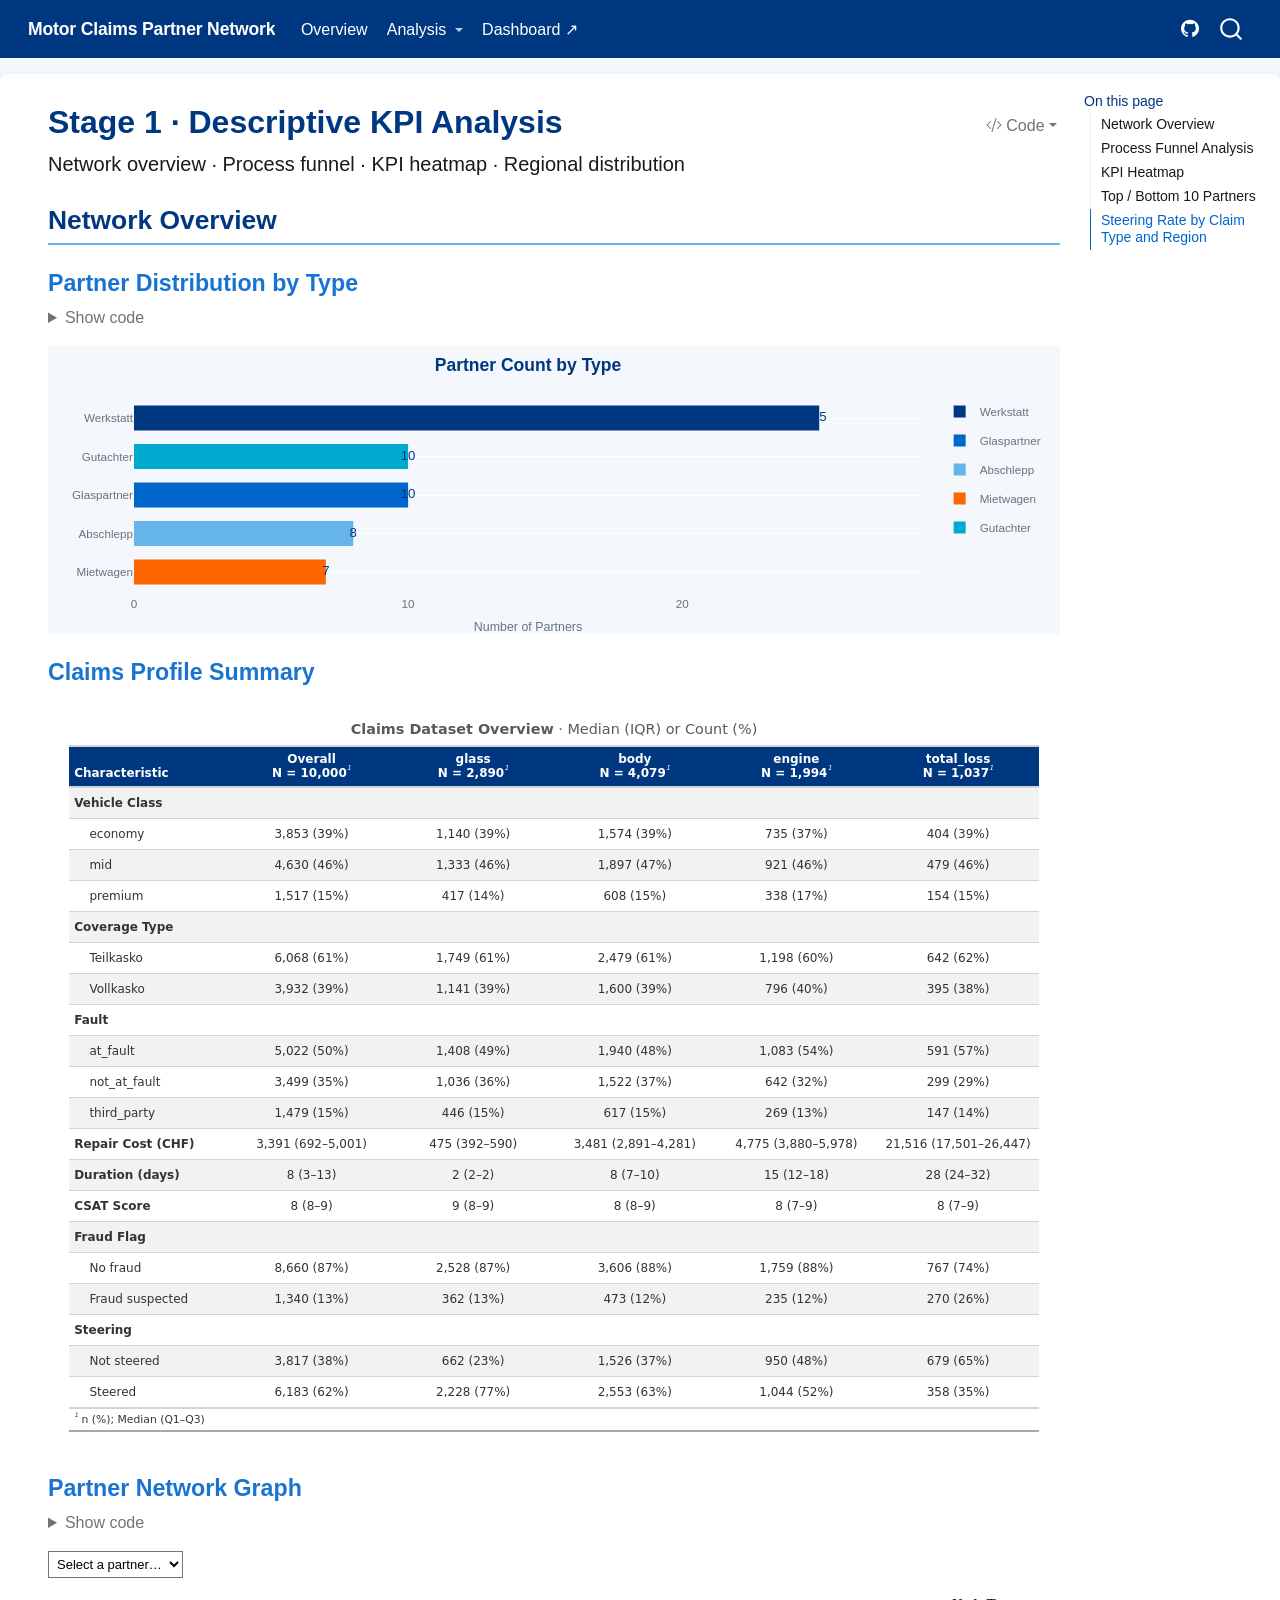
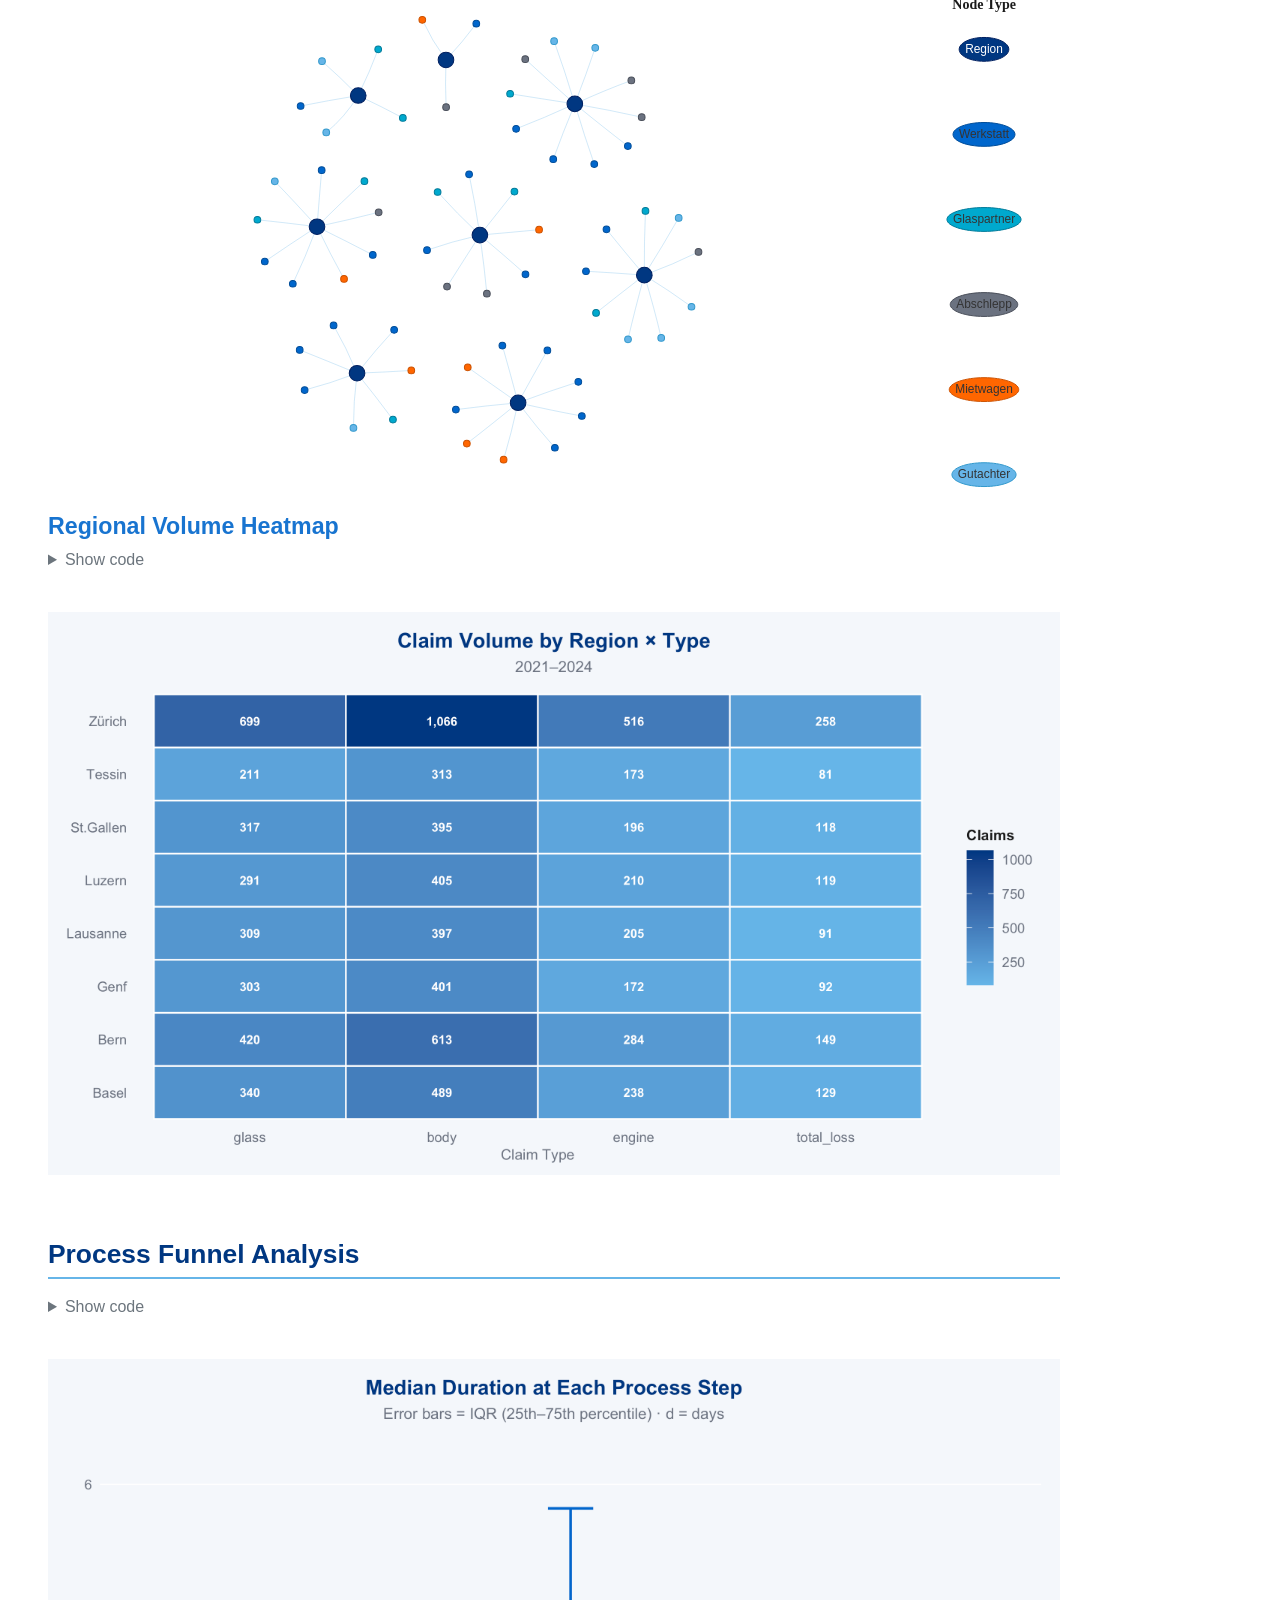
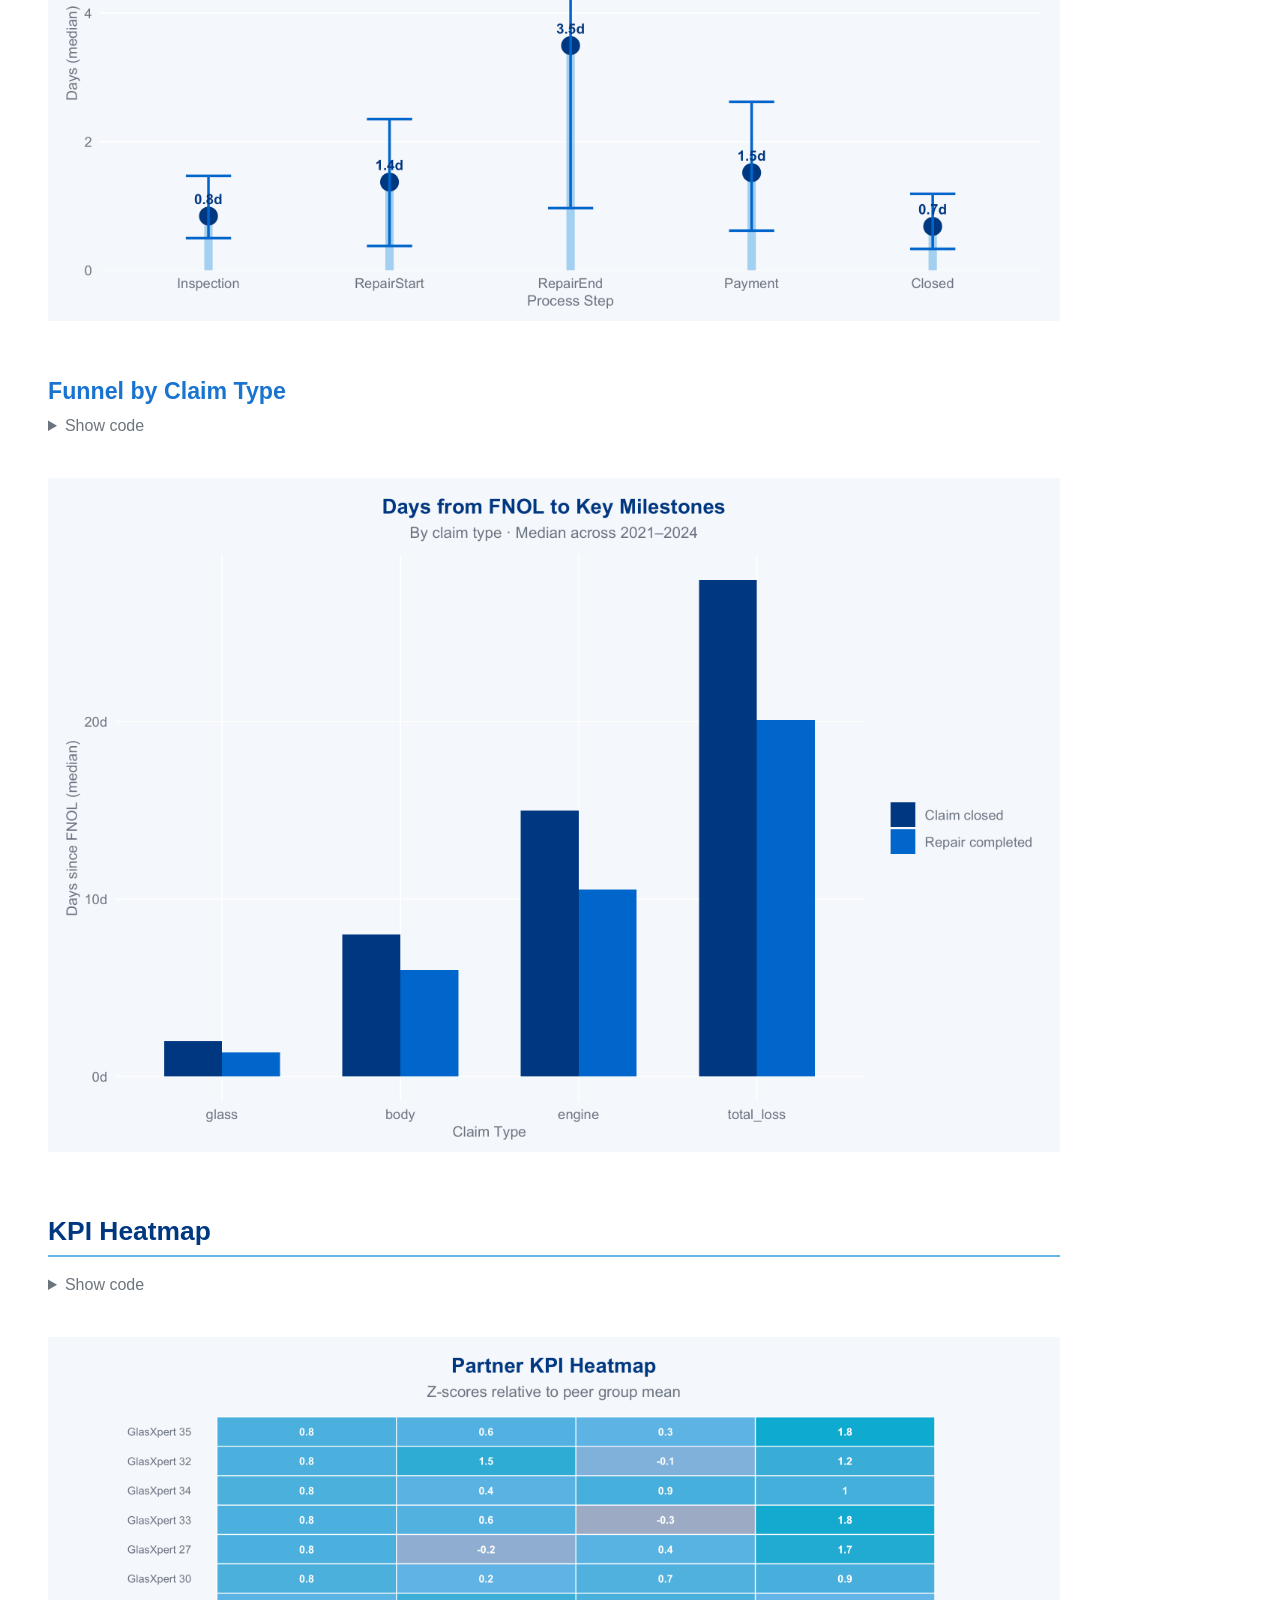
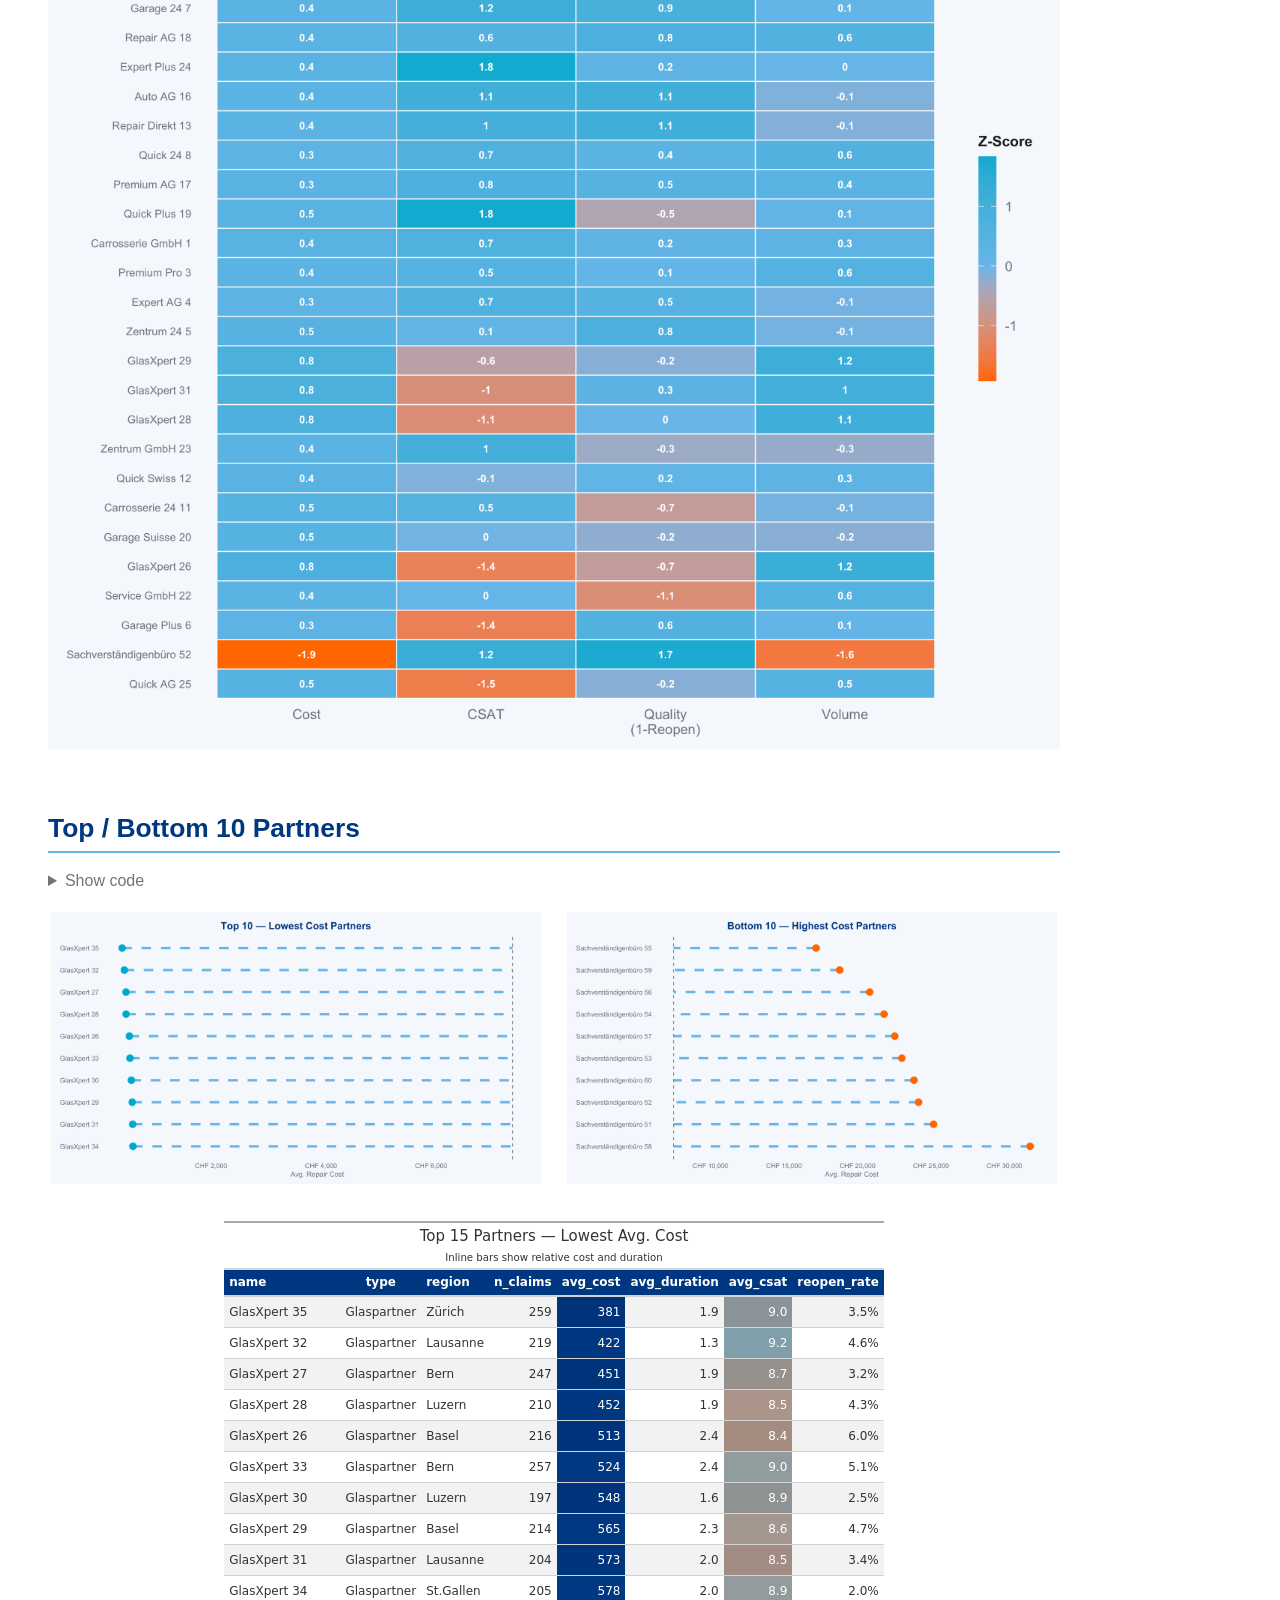
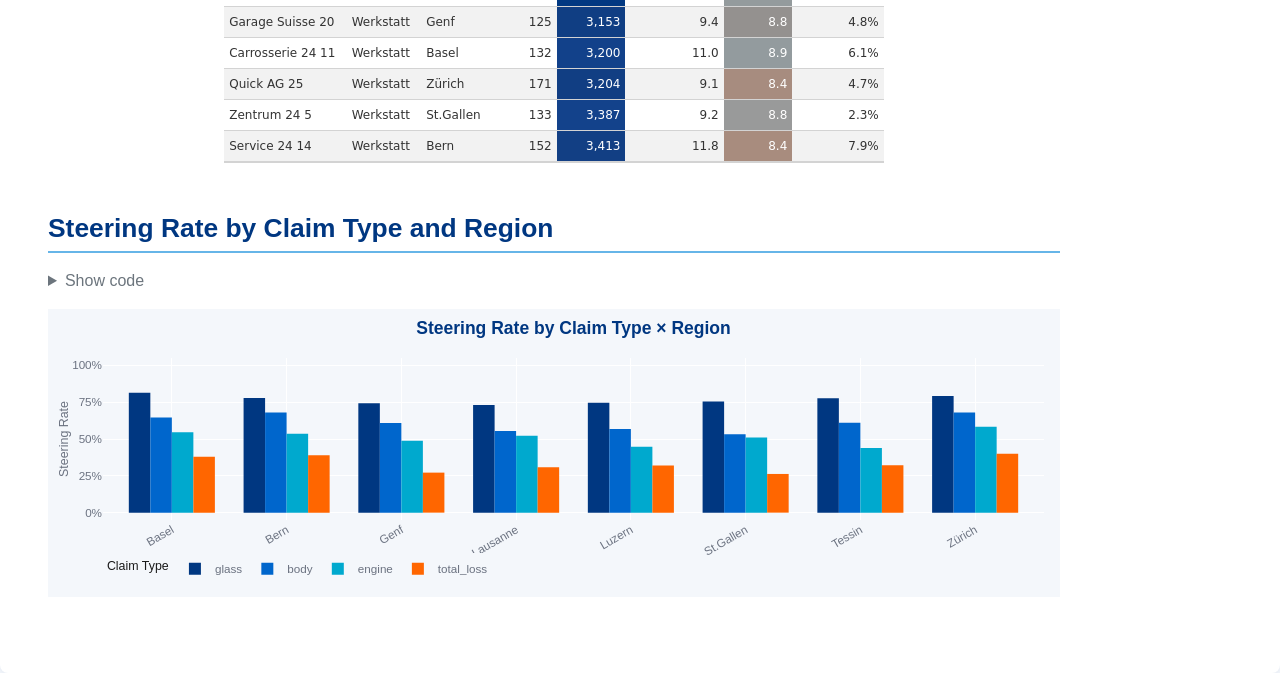
<file: analysis/01_descriptive.html>
<!DOCTYPE html>
<html xmlns="http://www.w3.org/1999/xhtml" lang="en" xml:lang="en"><head>

<meta charset="utf-8">
<meta name="generator" content="quarto-1.8.27">

<meta name="viewport" content="width=device-width, initial-scale=1.0, user-scalable=yes">


<title>Stage 1 · Descriptive KPI Analysis – Motor Claims Partner Network</title>
<style>
code{white-space: pre-wrap;}
span.smallcaps{font-variant: small-caps;}
div.columns{display: flex; gap: min(4vw, 1.5em);}
div.column{flex: auto; overflow-x: auto;}
div.hanging-indent{margin-left: 1.5em; text-indent: -1.5em;}
ul.task-list{list-style: none;}
ul.task-list li input[type="checkbox"] {
  width: 0.8em;
  margin: 0 0.8em 0.2em -1em; /* quarto-specific, see https://github.com/quarto-dev/quarto-cli/issues/4556 */ 
  vertical-align: middle;
}
/* CSS for syntax highlighting */
html { -webkit-text-size-adjust: 100%; }
pre > code.sourceCode { white-space: pre; position: relative; }
pre > code.sourceCode > span { display: inline-block; line-height: 1.25; }
pre > code.sourceCode > span:empty { height: 1.2em; }
.sourceCode { overflow: visible; }
code.sourceCode > span { color: inherit; text-decoration: inherit; }
div.sourceCode { margin: 1em 0; }
pre.sourceCode { margin: 0; }
@media screen {
div.sourceCode { overflow: auto; }
}
@media print {
pre > code.sourceCode { white-space: pre-wrap; }
pre > code.sourceCode > span { text-indent: -5em; padding-left: 5em; }
}
pre.numberSource code
  { counter-reset: source-line 0; }
pre.numberSource code > span
  { position: relative; left: -4em; counter-increment: source-line; }
pre.numberSource code > span > a:first-child::before
  { content: counter(source-line);
    position: relative; left: -1em; text-align: right; vertical-align: baseline;
    border: none; display: inline-block;
    -webkit-touch-callout: none; -webkit-user-select: none;
    -khtml-user-select: none; -moz-user-select: none;
    -ms-user-select: none; user-select: none;
    padding: 0 4px; width: 4em;
  }
pre.numberSource { margin-left: 3em;  padding-left: 4px; }
div.sourceCode
  {   }
@media screen {
pre > code.sourceCode > span > a:first-child::before { text-decoration: underline; }
}
</style>


<script src="../site_libs/quarto-nav/quarto-nav.js"></script>
<script src="../site_libs/quarto-nav/headroom.min.js"></script>
<script src="../site_libs/clipboard/clipboard.min.js"></script>
<script src="../site_libs/quarto-search/autocomplete.umd.js"></script>
<script src="../site_libs/quarto-search/fuse.min.js"></script>
<script src="../site_libs/quarto-search/quarto-search.js"></script>
<meta name="quarto:offset" content="../">
<script src="../site_libs/quarto-html/quarto.js" type="module"></script>
<script src="../site_libs/quarto-html/tabsets/tabsets.js" type="module"></script>
<script src="../site_libs/quarto-html/axe/axe-check.js" type="module"></script>
<script src="../site_libs/quarto-html/popper.min.js"></script>
<script src="../site_libs/quarto-html/tippy.umd.min.js"></script>
<script src="../site_libs/quarto-html/anchor.min.js"></script>
<link href="../site_libs/quarto-html/tippy.css" rel="stylesheet">
<link href="../site_libs/quarto-html/quarto-syntax-highlighting-bcf535099bf558bd4ab882f8a59573ad.css" rel="stylesheet" id="quarto-text-highlighting-styles">
<script src="../site_libs/bootstrap/bootstrap.min.js"></script>
<link href="../site_libs/bootstrap/bootstrap-icons.css" rel="stylesheet">
<link href="../site_libs/bootstrap/bootstrap-0eebdf1a80fa9091145191d5e29dec1d.min.css" rel="stylesheet" append-hash="true" id="quarto-bootstrap" data-mode="light">
<script id="quarto-search-options" type="application/json">{
  "location": "navbar",
  "copy-button": false,
  "collapse-after": 3,
  "panel-placement": "end",
  "type": "overlay",
  "limit": 50,
  "keyboard-shortcut": [
    "f",
    "/",
    "s"
  ],
  "show-item-context": false,
  "language": {
    "search-no-results-text": "No results",
    "search-matching-documents-text": "matching documents",
    "search-copy-link-title": "Copy link to search",
    "search-hide-matches-text": "Hide additional matches",
    "search-more-match-text": "more match in this document",
    "search-more-matches-text": "more matches in this document",
    "search-clear-button-title": "Clear",
    "search-text-placeholder": "",
    "search-detached-cancel-button-title": "Cancel",
    "search-submit-button-title": "Submit",
    "search-label": "Search"
  }
}</script>
<link href="../site_libs/htmltools-fill-0.5.9/fill.css" rel="stylesheet">
<script src="../site_libs/htmlwidgets-1.6.4/htmlwidgets.js"></script>
<script src="../site_libs/plotly-binding-4.12.0/plotly.js"></script>
<script src="../site_libs/typedarray-0.1/typedarray.min.js"></script>
<script src="../site_libs/jquery-3.5.1/jquery.min.js"></script>
<link href="../site_libs/crosstalk-1.2.2/css/crosstalk.min.css" rel="stylesheet">
<script src="../site_libs/crosstalk-1.2.2/js/crosstalk.min.js"></script>
<link href="../site_libs/plotly-htmlwidgets-css-2.25.2/plotly-htmlwidgets.css" rel="stylesheet">
<script src="../site_libs/plotly-main-2.25.2/plotly-latest.min.js"></script>
<link href="../site_libs/vis-9.1.0/vis-network.min.css" rel="stylesheet">
<script src="../site_libs/vis-9.1.0/vis-network.min.js"></script>
<script src="../site_libs/visNetwork-binding-2.1.4/visNetwork.js"></script>
<link href="../site_libs/pagedtable-1.1/css/pagedtable.css" rel="stylesheet">
<script src="../site_libs/pagedtable-1.1/js/pagedtable.js"></script>


</head>

<body class="nav-fixed quarto-light">

<div id="quarto-search-results"></div>
  <header id="quarto-header" class="headroom fixed-top">
    <nav class="navbar navbar-expand-lg " data-bs-theme="dark">
      <div class="navbar-container container-fluid">
      <div class="navbar-brand-container mx-auto">
    <a class="navbar-brand" href="../index.html">
    <span class="navbar-title">Motor Claims Partner Network</span>
    </a>
  </div>
            <div id="quarto-search" class="" title="Search"></div>
          <button class="navbar-toggler" type="button" data-bs-toggle="collapse" data-bs-target="#navbarCollapse" aria-controls="navbarCollapse" role="menu" aria-expanded="false" aria-label="Toggle navigation" onclick="if (window.quartoToggleHeadroom) { window.quartoToggleHeadroom(); }">
  <span class="navbar-toggler-icon"></span>
</button>
          <div class="collapse navbar-collapse" id="navbarCollapse">
            <ul class="navbar-nav navbar-nav-scroll me-auto">
  <li class="nav-item">
    <a class="nav-link" href="../index.html"> 
<span class="menu-text">Overview</span></a>
  </li>  
  <li class="nav-item dropdown ">
    <a class="nav-link dropdown-toggle" href="#" id="nav-menu-analysis" role="link" data-bs-toggle="dropdown" aria-expanded="false">
 <span class="menu-text">Analysis</span>
    </a>
    <ul class="dropdown-menu" aria-labelledby="nav-menu-analysis">    
        <li>
    <a class="dropdown-item" href="../analysis/01_descriptive.html">
 <span class="dropdown-text">01 · Descriptive KPIs</span></a>
  </li>  
        <li>
    <a class="dropdown-item" href="../analysis/02_partner_comparison.html">
 <span class="dropdown-text">02 · Fair Comparison</span></a>
  </li>  
        <li>
    <a class="dropdown-item" href="../analysis/03_causal_steering.html">
 <span class="dropdown-text">03 · Causal Steering</span></a>
  </li>  
        <li>
    <a class="dropdown-item" href="../analysis/04_partner_ranking.html">
 <span class="dropdown-text">04 · Partner Ranking</span></a>
  </li>  
    </ul>
  </li>
  <li class="nav-item">
    <a class="nav-link" href="https://shiny.posit.co"> 
<span class="menu-text">Dashboard ↗</span></a>
  </li>  
</ul>
            <ul class="navbar-nav navbar-nav-scroll ms-auto">
  <li class="nav-item compact">
    <a class="nav-link" href="https://github.com/viv-analytics/portfolio__ml_claims_networks"> <i class="bi bi-github" role="img">
</i> 
<span class="menu-text"></span></a>
  </li>  
</ul>
          </div> <!-- /navcollapse -->
            <div class="quarto-navbar-tools">
</div>
      </div> <!-- /container-fluid -->
    </nav>
</header>
<!-- content -->
<div id="quarto-content" class="quarto-container page-columns page-rows-contents page-layout-article page-navbar">
<!-- sidebar -->
<!-- margin-sidebar -->
    <div id="quarto-margin-sidebar" class="sidebar margin-sidebar">
        <nav id="TOC" role="doc-toc" class="toc-active">
    <h2 id="toc-title">On this page</h2>
   
  <ul>
  <li><a href="#network-overview" id="toc-network-overview" class="nav-link active" data-scroll-target="#network-overview">Network Overview</a>
  <ul class="collapse">
  <li><a href="#partner-distribution-by-type" id="toc-partner-distribution-by-type" class="nav-link" data-scroll-target="#partner-distribution-by-type">Partner Distribution by Type</a></li>
  <li><a href="#claims-profile-summary" id="toc-claims-profile-summary" class="nav-link" data-scroll-target="#claims-profile-summary">Claims Profile Summary</a></li>
  <li><a href="#partner-network-graph" id="toc-partner-network-graph" class="nav-link" data-scroll-target="#partner-network-graph">Partner Network Graph</a></li>
  <li><a href="#regional-volume-heatmap" id="toc-regional-volume-heatmap" class="nav-link" data-scroll-target="#regional-volume-heatmap">Regional Volume Heatmap</a></li>
  </ul></li>
  <li><a href="#process-funnel-analysis" id="toc-process-funnel-analysis" class="nav-link" data-scroll-target="#process-funnel-analysis">Process Funnel Analysis</a>
  <ul class="collapse">
  <li><a href="#funnel-by-claim-type" id="toc-funnel-by-claim-type" class="nav-link" data-scroll-target="#funnel-by-claim-type">Funnel by Claim Type</a></li>
  </ul></li>
  <li><a href="#kpi-heatmap" id="toc-kpi-heatmap" class="nav-link" data-scroll-target="#kpi-heatmap">KPI Heatmap</a></li>
  <li><a href="#top-bottom-10-partners" id="toc-top-bottom-10-partners" class="nav-link" data-scroll-target="#top-bottom-10-partners">Top / Bottom 10 Partners</a></li>
  <li><a href="#steering-rate-by-claim-type-and-region" id="toc-steering-rate-by-claim-type-and-region" class="nav-link" data-scroll-target="#steering-rate-by-claim-type-and-region">Steering Rate by Claim Type and Region</a></li>
  </ul>
</nav>
    </div>
<!-- main -->
<main class="content" id="quarto-document-content">

<header id="title-block-header" class="quarto-title-block default">
<div class="quarto-title">
<div class="quarto-title-block"><div><h1 class="title">Stage 1 · Descriptive KPI Analysis</h1><button type="button" class="btn code-tools-button dropdown-toggle" id="quarto-code-tools-menu" data-bs-toggle="dropdown" aria-expanded="false"><i class="bi"></i> Code</button><ul class="dropdown-menu dropdown-menu-end" aria-labelelledby="quarto-code-tools-menu"><li><a id="quarto-show-all-code" class="dropdown-item" href="javascript:void(0)" role="button">Show All Code</a></li><li><a id="quarto-hide-all-code" class="dropdown-item" href="javascript:void(0)" role="button">Hide All Code</a></li><li><hr class="dropdown-divider"></li><li><a id="quarto-view-source" class="dropdown-item" href="javascript:void(0)" role="button">View Source</a></li></ul></div></div>
<p class="subtitle lead">Network overview · Process funnel · KPI heatmap · Regional distribution</p>
</div>



<div class="quarto-title-meta">

    
  
    
  </div>
  


</header>


<section id="network-overview" class="level2">
<h2 class="anchored" data-anchor-id="network-overview">Network Overview</h2>
<section id="partner-distribution-by-type" class="level3">
<h3 class="anchored" data-anchor-id="partner-distribution-by-type">Partner Distribution by Type</h3>
<div class="cell">
<details class="code-fold">
<summary>Show code</summary>
<div class="code-copy-outer-scaffold"><div class="sourceCode cell-code" id="cb1"><pre class="sourceCode r code-with-copy"><code class="sourceCode r"><span id="cb1-1"><a href="#cb1-1" aria-hidden="true" tabindex="-1"></a>p_type <span class="ot">&lt;-</span> partners <span class="sc">|&gt;</span></span>
<span id="cb1-2"><a href="#cb1-2" aria-hidden="true" tabindex="-1"></a>  <span class="fu">count</span>(type) <span class="sc">|&gt;</span></span>
<span id="cb1-3"><a href="#cb1-3" aria-hidden="true" tabindex="-1"></a>  <span class="fu">ggplot</span>(<span class="fu">aes</span>(<span class="at">x =</span> <span class="fu">reorder</span>(type, n), <span class="at">y =</span> n, <span class="at">fill =</span> type)) <span class="sc">+</span></span>
<span id="cb1-4"><a href="#cb1-4" aria-hidden="true" tabindex="-1"></a>  <span class="fu">geom_col</span>(<span class="at">width =</span> <span class="fl">0.65</span>, <span class="at">show.legend =</span> <span class="cn">FALSE</span>) <span class="sc">+</span></span>
<span id="cb1-5"><a href="#cb1-5" aria-hidden="true" tabindex="-1"></a>  <span class="fu">geom_text</span>(<span class="fu">aes</span>(<span class="at">label =</span> n), <span class="at">hjust =</span> <span class="sc">-</span><span class="fl">0.3</span>, <span class="at">size =</span> <span class="fl">3.5</span>, <span class="at">colour =</span> <span class="st">"#003781"</span>, <span class="at">fontface =</span> <span class="st">"bold"</span>) <span class="sc">+</span></span>
<span id="cb1-6"><a href="#cb1-6" aria-hidden="true" tabindex="-1"></a>  <span class="fu">scale_fill_manual</span>(<span class="at">values =</span> <span class="fu">c</span>(</span>
<span id="cb1-7"><a href="#cb1-7" aria-hidden="true" tabindex="-1"></a>    <span class="at">Werkstatt     =</span> <span class="st">"#003781"</span>,</span>
<span id="cb1-8"><a href="#cb1-8" aria-hidden="true" tabindex="-1"></a>    <span class="at">Glaspartner   =</span> <span class="st">"#0066CC"</span>,</span>
<span id="cb1-9"><a href="#cb1-9" aria-hidden="true" tabindex="-1"></a>    <span class="at">Gutachter     =</span> <span class="st">"#00A9CE"</span>,</span>
<span id="cb1-10"><a href="#cb1-10" aria-hidden="true" tabindex="-1"></a>    <span class="at">Abschlepp     =</span> <span class="st">"#66B5E8"</span>,</span>
<span id="cb1-11"><a href="#cb1-11" aria-hidden="true" tabindex="-1"></a>    <span class="at">Mietwagen     =</span> <span class="st">"#FF6600"</span></span>
<span id="cb1-12"><a href="#cb1-12" aria-hidden="true" tabindex="-1"></a>  )) <span class="sc">+</span></span>
<span id="cb1-13"><a href="#cb1-13" aria-hidden="true" tabindex="-1"></a>  <span class="fu">scale_y_continuous</span>(<span class="at">expand =</span> <span class="fu">expansion</span>(<span class="at">mult =</span> <span class="fu">c</span>(<span class="dv">0</span>, <span class="fl">0.15</span>))) <span class="sc">+</span></span>
<span id="cb1-14"><a href="#cb1-14" aria-hidden="true" tabindex="-1"></a>  <span class="fu">coord_flip</span>() <span class="sc">+</span></span>
<span id="cb1-15"><a href="#cb1-15" aria-hidden="true" tabindex="-1"></a>  <span class="fu">labs</span>(<span class="at">title    =</span> <span class="st">"Partner Count by Type"</span>,</span>
<span id="cb1-16"><a href="#cb1-16" aria-hidden="true" tabindex="-1"></a>       <span class="at">subtitle =</span> <span class="st">"60 partners across 8 Swiss regions"</span>,</span>
<span id="cb1-17"><a href="#cb1-17" aria-hidden="true" tabindex="-1"></a>       <span class="at">x =</span> <span class="cn">NULL</span>, <span class="at">y =</span> <span class="st">"Number of Partners"</span>) <span class="sc">+</span></span>
<span id="cb1-18"><a href="#cb1-18" aria-hidden="true" tabindex="-1"></a>  <span class="fu">theme_allianz</span>(<span class="at">grid =</span> <span class="st">"y"</span>)</span>
<span id="cb1-19"><a href="#cb1-19" aria-hidden="true" tabindex="-1"></a></span>
<span id="cb1-20"><a href="#cb1-20" aria-hidden="true" tabindex="-1"></a><span class="fu">ggplotly</span>(p_type, <span class="at">tooltip =</span> <span class="fu">c</span>(<span class="st">"x"</span>, <span class="st">"y"</span>)) <span class="sc">|&gt;</span></span>
<span id="cb1-21"><a href="#cb1-21" aria-hidden="true" tabindex="-1"></a>  <span class="fu">layout</span>(<span class="at">hoverlabel =</span> <span class="fu">list</span>(<span class="at">bgcolor =</span> <span class="st">"#003781"</span>, <span class="at">font =</span> <span class="fu">list</span>(<span class="at">color =</span> <span class="st">"white"</span>)))</span></code></pre></div><button title="Copy to Clipboard" class="code-copy-button"><i class="bi"></i></button></div>
</details>
<div class="cell-output-display">
<div class="plotly html-widget html-fill-item" id="htmlwidget-6e65fa08e157896ab5f7" style="width:100%;height:288px;"></div>
<script type="application/json" data-for="htmlwidget-6e65fa08e157896ab5f7">{"x":{"data":[{"orientation":"h","width":0.65000000000000036,"base":0,"x":[25],"y":[5],"text":"reorder(type, n): Werkstatt<br />n: 25","type":"bar","textposition":"none","marker":{"autocolorscale":false,"color":"rgba(0,55,129,1)","line":{"width":1.8897637795275593,"color":"transparent"}},"name":"Werkstatt","legendgroup":"Werkstatt","showlegend":true,"xaxis":"x","yaxis":"y","hoverinfo":"text","frame":null},{"orientation":"h","width":0.65000000000000036,"base":0,"x":[10],"y":[3],"text":"reorder(type, n): Glaspartner<br />n: 10","type":"bar","textposition":"none","marker":{"autocolorscale":false,"color":"rgba(0,102,204,1)","line":{"width":1.8897637795275593,"color":"transparent"}},"name":"Glaspartner","legendgroup":"Glaspartner","showlegend":true,"xaxis":"x","yaxis":"y","hoverinfo":"text","frame":null},{"orientation":"h","width":0.65000000000000013,"base":0,"x":[8],"y":[2],"text":"reorder(type, n): Abschlepp<br />n:  8","type":"bar","textposition":"none","marker":{"autocolorscale":false,"color":"rgba(102,181,232,1)","line":{"width":1.8897637795275593,"color":"transparent"}},"name":"Abschlepp","legendgroup":"Abschlepp","showlegend":true,"xaxis":"x","yaxis":"y","hoverinfo":"text","frame":null},{"orientation":"h","width":0.64999999999999991,"base":0,"x":[7],"y":[1],"text":"reorder(type, n): Mietwagen<br />n:  7","type":"bar","textposition":"none","marker":{"autocolorscale":false,"color":"rgba(255,102,0,1)","line":{"width":1.8897637795275593,"color":"transparent"}},"name":"Mietwagen","legendgroup":"Mietwagen","showlegend":true,"xaxis":"x","yaxis":"y","hoverinfo":"text","frame":null},{"orientation":"h","width":0.65000000000000036,"base":0,"x":[10],"y":[4],"text":"reorder(type, n): Gutachter<br />n: 10","type":"bar","textposition":"none","marker":{"autocolorscale":false,"color":"rgba(0,169,206,1)","line":{"width":1.8897637795275593,"color":"transparent"}},"name":"Gutachter","legendgroup":"Gutachter","showlegend":true,"xaxis":"x","yaxis":"y","hoverinfo":"text","frame":null},{"x":[25],"y":[5],"text":25,"hovertext":"reorder(type, n): Werkstatt<br />n: 25","textfont":{"size":13.228346456692915,"color":"rgba(0,55,129,1)"},"type":"scatter","mode":"text","hoveron":"points","name":"Werkstatt","legendgroup":"Werkstatt","showlegend":false,"xaxis":"x","yaxis":"y","hoverinfo":"text","frame":null},{"x":[10],"y":[3],"text":10,"hovertext":"reorder(type, n): Glaspartner<br />n: 10","textfont":{"size":13.228346456692915,"color":"rgba(0,55,129,1)"},"type":"scatter","mode":"text","hoveron":"points","name":"Glaspartner","legendgroup":"Glaspartner","showlegend":false,"xaxis":"x","yaxis":"y","hoverinfo":"text","frame":null},{"x":[8],"y":[2],"text":8,"hovertext":"reorder(type, n): Abschlepp<br />n:  8","textfont":{"size":13.228346456692915,"color":"rgba(0,55,129,1)"},"type":"scatter","mode":"text","hoveron":"points","name":"Abschlepp","legendgroup":"Abschlepp","showlegend":false,"xaxis":"x","yaxis":"y","hoverinfo":"text","frame":null},{"x":[7],"y":[1],"text":7,"hovertext":"reorder(type, n): Mietwagen<br />n:  7","textfont":{"size":13.228346456692915,"color":"rgba(0,55,129,1)"},"type":"scatter","mode":"text","hoveron":"points","name":"Mietwagen","legendgroup":"Mietwagen","showlegend":false,"xaxis":"x","yaxis":"y","hoverinfo":"text","frame":null},{"x":[10],"y":[4],"text":10,"hovertext":"reorder(type, n): Gutachter<br />n: 10","textfont":{"size":13.228346456692915,"color":"rgba(0,55,129,1)"},"type":"scatter","mode":"text","hoveron":"points","name":"Gutachter","legendgroup":"Gutachter","showlegend":false,"xaxis":"x","yaxis":"y","hoverinfo":"text","frame":null}],"layout":{"margin":{"t":49.474470734744706,"r":15.940224159402241,"b":38.389373183893731,"l":83.885429638854305},"plot_bgcolor":"rgba(244,247,251,1)","paper_bgcolor":"rgba(244,247,251,1)","font":{"color":"rgba(0,0,0,1)","family":"","size":14.611872146118724},"title":{"text":"<b> Partner Count by Type <\/b>","font":{"color":"rgba(0,55,129,1)","family":"","size":17.534246575342465},"x":0.5,"xref":"paper"},"xaxis":{"domain":[0,1],"automargin":true,"type":"linear","autorange":false,"range":[0,28.75],"tickmode":"array","ticktext":["0","10","20"],"tickvals":[0,10,20],"categoryorder":"array","categoryarray":["0","10","20"],"nticks":null,"ticks":"","tickcolor":null,"ticklen":3.6529680365296811,"tickwidth":0,"showticklabels":true,"tickfont":{"color":"rgba(107,114,128,1)","family":"","size":11.68949771689498},"tickangle":-0,"showline":false,"linecolor":null,"linewidth":0,"showgrid":false,"gridcolor":null,"gridwidth":0,"zeroline":false,"anchor":"y","title":{"text":"Number of Partners","font":{"color":"rgba(107,114,128,1)","family":"","size":12.420091324200913}},"hoverformat":".2f"},"yaxis":{"domain":[0,1],"automargin":true,"type":"linear","autorange":false,"range":[0.40000000000000002,5.5999999999999996],"tickmode":"array","ticktext":["Mietwagen","Abschlepp","Glaspartner","Gutachter","Werkstatt"],"tickvals":[1,2,3,4,5],"categoryorder":"array","categoryarray":["Mietwagen","Abschlepp","Glaspartner","Gutachter","Werkstatt"],"nticks":null,"ticks":"","tickcolor":null,"ticklen":3.6529680365296811,"tickwidth":0,"showticklabels":true,"tickfont":{"color":"rgba(107,114,128,1)","family":"","size":11.68949771689498},"tickangle":-0,"showline":false,"linecolor":null,"linewidth":0,"showgrid":true,"gridcolor":"rgba(255,255,255,1)","gridwidth":0.53134080531340799,"zeroline":false,"anchor":"x","title":{"text":"","font":{"color":"rgba(107,114,128,1)","family":"","size":12.420091324200913}},"hoverformat":".2f"},"shapes":[],"showlegend":true,"legend":{"bgcolor":"rgba(244,247,251,1)","bordercolor":"transparent","borderwidth":1.8897637795275593,"font":{"color":"rgba(107,114,128,1)","family":"","size":11.68949771689498},"title":{"text":"","font":{"color":"rgba(26,26,26,1)","family":"","size":12.420091324200913}}},"hovermode":"closest","barmode":"relative","hoverlabel":{"bgcolor":"#003781","font":{"color":"white"}}},"config":{"doubleClick":"reset","modeBarButtonsToAdd":["hoverclosest","hovercompare"],"showSendToCloud":false},"source":"A","attrs":{"121834e04ecf3":{"x":{},"y":{},"fill":{},"type":"bar"},"1218325606d89":{"x":{},"y":{},"fill":{},"label":{}}},"cur_data":"121834e04ecf3","visdat":{"121834e04ecf3":["function (y) ","x"],"1218325606d89":["function (y) ","x"]},"highlight":{"on":"plotly_click","persistent":false,"dynamic":false,"selectize":false,"opacityDim":0.20000000000000001,"selected":{"opacity":1},"debounce":0},"shinyEvents":["plotly_hover","plotly_click","plotly_selected","plotly_relayout","plotly_brushed","plotly_brushing","plotly_clickannotation","plotly_doubleclick","plotly_deselect","plotly_afterplot","plotly_sunburstclick"],"base_url":"https://plot.ly"},"evals":[],"jsHooks":[]}</script>
</div>
</div>
</section>
<section id="claims-profile-summary" class="level3">
<h3 class="anchored" data-anchor-id="claims-profile-summary">Claims Profile Summary</h3>
<div class="cell">
<div class="cell-output-display">
<div id="iwnndwinxv" style="padding-left:0px;padding-right:0px;padding-top:10px;padding-bottom:10px;overflow-x:auto;overflow-y:auto;width:auto;height:auto;">
<style>#iwnndwinxv table {
  font-family: system-ui, 'Segoe UI', Roboto, Helvetica, Arial, sans-serif, 'Apple Color Emoji', 'Segoe UI Emoji', 'Segoe UI Symbol', 'Noto Color Emoji';
  -webkit-font-smoothing: antialiased;
  -moz-osx-font-smoothing: grayscale;
}

#iwnndwinxv thead, #iwnndwinxv tbody, #iwnndwinxv tfoot, #iwnndwinxv tr, #iwnndwinxv td, #iwnndwinxv th {
  border-style: none;
}

#iwnndwinxv p {
  margin: 0;
  padding: 0;
}

#iwnndwinxv .gt_table {
  display: table;
  border-collapse: collapse;
  line-height: normal;
  margin-left: auto;
  margin-right: auto;
  color: #333333;
  font-size: 12px;
  font-weight: normal;
  font-style: normal;
  background-color: #FFFFFF;
  width: auto;
  border-top-style: solid;
  border-top-width: 2px;
  border-top-color: #A8A8A8;
  border-right-style: none;
  border-right-width: 2px;
  border-right-color: #D3D3D3;
  border-bottom-style: solid;
  border-bottom-width: 2px;
  border-bottom-color: #A8A8A8;
  border-left-style: none;
  border-left-width: 2px;
  border-left-color: #D3D3D3;
}

#iwnndwinxv .gt_caption {
  padding-top: 4px;
  padding-bottom: 4px;
}

#iwnndwinxv .gt_title {
  color: #333333;
  font-size: 125%;
  font-weight: initial;
  padding-top: 4px;
  padding-bottom: 4px;
  padding-left: 5px;
  padding-right: 5px;
  border-bottom-color: #FFFFFF;
  border-bottom-width: 0;
}

#iwnndwinxv .gt_subtitle {
  color: #333333;
  font-size: 85%;
  font-weight: initial;
  padding-top: 3px;
  padding-bottom: 5px;
  padding-left: 5px;
  padding-right: 5px;
  border-top-color: #FFFFFF;
  border-top-width: 0;
}

#iwnndwinxv .gt_heading {
  background-color: #FFFFFF;
  text-align: center;
  border-bottom-color: #FFFFFF;
  border-left-style: none;
  border-left-width: 1px;
  border-left-color: #D3D3D3;
  border-right-style: none;
  border-right-width: 1px;
  border-right-color: #D3D3D3;
}

#iwnndwinxv .gt_bottom_border {
  border-bottom-style: solid;
  border-bottom-width: 2px;
  border-bottom-color: #D3D3D3;
}

#iwnndwinxv .gt_col_headings {
  border-top-style: solid;
  border-top-width: 2px;
  border-top-color: #D3D3D3;
  border-bottom-style: solid;
  border-bottom-width: 2px;
  border-bottom-color: #D3D3D3;
  border-left-style: none;
  border-left-width: 1px;
  border-left-color: #D3D3D3;
  border-right-style: none;
  border-right-width: 1px;
  border-right-color: #D3D3D3;
}

#iwnndwinxv .gt_col_heading {
  color: #333333;
  background-color: #FFFFFF;
  font-size: 100%;
  font-weight: normal;
  text-transform: inherit;
  border-left-style: none;
  border-left-width: 1px;
  border-left-color: #D3D3D3;
  border-right-style: none;
  border-right-width: 1px;
  border-right-color: #D3D3D3;
  vertical-align: bottom;
  padding-top: 5px;
  padding-bottom: 6px;
  padding-left: 5px;
  padding-right: 5px;
  overflow-x: hidden;
}

#iwnndwinxv .gt_column_spanner_outer {
  color: #333333;
  background-color: #FFFFFF;
  font-size: 100%;
  font-weight: normal;
  text-transform: inherit;
  padding-top: 0;
  padding-bottom: 0;
  padding-left: 4px;
  padding-right: 4px;
}

#iwnndwinxv .gt_column_spanner_outer:first-child {
  padding-left: 0;
}

#iwnndwinxv .gt_column_spanner_outer:last-child {
  padding-right: 0;
}

#iwnndwinxv .gt_column_spanner {
  border-bottom-style: solid;
  border-bottom-width: 2px;
  border-bottom-color: #D3D3D3;
  vertical-align: bottom;
  padding-top: 5px;
  padding-bottom: 5px;
  overflow-x: hidden;
  display: inline-block;
  width: 100%;
}

#iwnndwinxv .gt_spanner_row {
  border-bottom-style: hidden;
}

#iwnndwinxv .gt_group_heading {
  padding-top: 8px;
  padding-bottom: 8px;
  padding-left: 5px;
  padding-right: 5px;
  color: #333333;
  background-color: #FFFFFF;
  font-size: 100%;
  font-weight: initial;
  text-transform: inherit;
  border-top-style: solid;
  border-top-width: 2px;
  border-top-color: #D3D3D3;
  border-bottom-style: solid;
  border-bottom-width: 2px;
  border-bottom-color: #D3D3D3;
  border-left-style: none;
  border-left-width: 1px;
  border-left-color: #D3D3D3;
  border-right-style: none;
  border-right-width: 1px;
  border-right-color: #D3D3D3;
  vertical-align: middle;
  text-align: left;
}

#iwnndwinxv .gt_empty_group_heading {
  padding: 0.5px;
  color: #333333;
  background-color: #FFFFFF;
  font-size: 100%;
  font-weight: initial;
  border-top-style: solid;
  border-top-width: 2px;
  border-top-color: #D3D3D3;
  border-bottom-style: solid;
  border-bottom-width: 2px;
  border-bottom-color: #D3D3D3;
  vertical-align: middle;
}

#iwnndwinxv .gt_from_md > :first-child {
  margin-top: 0;
}

#iwnndwinxv .gt_from_md > :last-child {
  margin-bottom: 0;
}

#iwnndwinxv .gt_row {
  padding-top: 8px;
  padding-bottom: 8px;
  padding-left: 5px;
  padding-right: 5px;
  margin: 10px;
  border-top-style: solid;
  border-top-width: 1px;
  border-top-color: #D3D3D3;
  border-left-style: none;
  border-left-width: 1px;
  border-left-color: #D3D3D3;
  border-right-style: none;
  border-right-width: 1px;
  border-right-color: #D3D3D3;
  vertical-align: middle;
  overflow-x: hidden;
}

#iwnndwinxv .gt_stub {
  color: #333333;
  background-color: #FFFFFF;
  font-size: 100%;
  font-weight: initial;
  text-transform: inherit;
  border-right-style: solid;
  border-right-width: 2px;
  border-right-color: #D3D3D3;
  padding-left: 5px;
  padding-right: 5px;
}

#iwnndwinxv .gt_stub_row_group {
  color: #333333;
  background-color: #FFFFFF;
  font-size: 100%;
  font-weight: initial;
  text-transform: inherit;
  border-right-style: solid;
  border-right-width: 2px;
  border-right-color: #D3D3D3;
  padding-left: 5px;
  padding-right: 5px;
  vertical-align: top;
}

#iwnndwinxv .gt_row_group_first td {
  border-top-width: 2px;
}

#iwnndwinxv .gt_row_group_first th {
  border-top-width: 2px;
}

#iwnndwinxv .gt_summary_row {
  color: #333333;
  background-color: #FFFFFF;
  text-transform: inherit;
  padding-top: 8px;
  padding-bottom: 8px;
  padding-left: 5px;
  padding-right: 5px;
}

#iwnndwinxv .gt_first_summary_row {
  border-top-style: solid;
  border-top-color: #D3D3D3;
}

#iwnndwinxv .gt_first_summary_row.thick {
  border-top-width: 2px;
}

#iwnndwinxv .gt_last_summary_row {
  padding-top: 8px;
  padding-bottom: 8px;
  padding-left: 5px;
  padding-right: 5px;
  border-bottom-style: solid;
  border-bottom-width: 2px;
  border-bottom-color: #D3D3D3;
}

#iwnndwinxv .gt_grand_summary_row {
  color: #333333;
  background-color: #FFFFFF;
  text-transform: inherit;
  padding-top: 8px;
  padding-bottom: 8px;
  padding-left: 5px;
  padding-right: 5px;
}

#iwnndwinxv .gt_first_grand_summary_row {
  padding-top: 8px;
  padding-bottom: 8px;
  padding-left: 5px;
  padding-right: 5px;
  border-top-style: double;
  border-top-width: 6px;
  border-top-color: #D3D3D3;
}

#iwnndwinxv .gt_last_grand_summary_row_top {
  padding-top: 8px;
  padding-bottom: 8px;
  padding-left: 5px;
  padding-right: 5px;
  border-bottom-style: double;
  border-bottom-width: 6px;
  border-bottom-color: #D3D3D3;
}

#iwnndwinxv .gt_striped {
  background-color: rgba(128, 128, 128, 0.05);
}

#iwnndwinxv .gt_table_body {
  border-top-style: solid;
  border-top-width: 2px;
  border-top-color: #D3D3D3;
  border-bottom-style: solid;
  border-bottom-width: 2px;
  border-bottom-color: #D3D3D3;
}

#iwnndwinxv .gt_footnotes {
  color: #333333;
  background-color: #FFFFFF;
  border-bottom-style: none;
  border-bottom-width: 2px;
  border-bottom-color: #D3D3D3;
  border-left-style: none;
  border-left-width: 2px;
  border-left-color: #D3D3D3;
  border-right-style: none;
  border-right-width: 2px;
  border-right-color: #D3D3D3;
}

#iwnndwinxv .gt_footnote {
  margin: 0px;
  font-size: 90%;
  padding-top: 4px;
  padding-bottom: 4px;
  padding-left: 5px;
  padding-right: 5px;
}

#iwnndwinxv .gt_sourcenotes {
  color: #333333;
  background-color: #FFFFFF;
  border-bottom-style: none;
  border-bottom-width: 2px;
  border-bottom-color: #D3D3D3;
  border-left-style: none;
  border-left-width: 2px;
  border-left-color: #D3D3D3;
  border-right-style: none;
  border-right-width: 2px;
  border-right-color: #D3D3D3;
}

#iwnndwinxv .gt_sourcenote {
  font-size: 90%;
  padding-top: 4px;
  padding-bottom: 4px;
  padding-left: 5px;
  padding-right: 5px;
}

#iwnndwinxv .gt_left {
  text-align: left;
}

#iwnndwinxv .gt_center {
  text-align: center;
}

#iwnndwinxv .gt_right {
  text-align: right;
  font-variant-numeric: tabular-nums;
}

#iwnndwinxv .gt_font_normal {
  font-weight: normal;
}

#iwnndwinxv .gt_font_bold {
  font-weight: bold;
}

#iwnndwinxv .gt_font_italic {
  font-style: italic;
}

#iwnndwinxv .gt_super {
  font-size: 65%;
}

#iwnndwinxv .gt_footnote_marks {
  font-size: 75%;
  vertical-align: 0.4em;
  position: initial;
}

#iwnndwinxv .gt_asterisk {
  font-size: 100%;
  vertical-align: 0;
}

#iwnndwinxv .gt_indent_1 {
  text-indent: 5px;
}

#iwnndwinxv .gt_indent_2 {
  text-indent: 10px;
}

#iwnndwinxv .gt_indent_3 {
  text-indent: 15px;
}

#iwnndwinxv .gt_indent_4 {
  text-indent: 20px;
}

#iwnndwinxv .gt_indent_5 {
  text-indent: 25px;
}

#iwnndwinxv .katex-display {
  display: inline-flex !important;
  margin-bottom: 0.75em !important;
}

#iwnndwinxv div.Reactable > div.rt-table > div.rt-thead > div.rt-tr.rt-tr-group-header > div.rt-th-group:after {
  height: 0px !important;
}
</style>

<table class="gt_table caption-top table table-sm table-striped small" data-quarto-bootstrap="false">
<caption><strong>Claims Dataset Overview</strong> · Median (IQR) or Count (%)</caption>
<colgroup>
<col style="width: 16%">
<col style="width: 16%">
<col style="width: 16%">
<col style="width: 16%">
<col style="width: 16%">
<col style="width: 16%">
</colgroup>
<thead>
<tr class="gt_col_headings header">
<th id="label" class="gt_col_heading gt_columns_bottom_border gt_left" data-quarto-table-cell-role="th" style="background-color: #003781; color: #FFFFFF; font-weight: bold" scope="col"><strong>Characteristic</strong></th>
<th id="stat_0" class="gt_col_heading gt_columns_bottom_border gt_center" data-quarto-table-cell-role="th" style="background-color: #003781; color: #FFFFFF; font-weight: bold" scope="col"><strong>Overall</strong><br>
N = 10,000<span class="gt_footnote_marks" style="white-space:nowrap;font-style:italic;font-weight:normal;line-height:0;"><sup>1</sup></span></th>
<th id="stat_1" class="gt_col_heading gt_columns_bottom_border gt_center" data-quarto-table-cell-role="th" style="background-color: #003781; color: #FFFFFF; font-weight: bold" scope="col"><strong>glass</strong><br>
N = 2,890<span class="gt_footnote_marks" style="white-space:nowrap;font-style:italic;font-weight:normal;line-height:0;"><sup>1</sup></span></th>
<th id="stat_2" class="gt_col_heading gt_columns_bottom_border gt_center" data-quarto-table-cell-role="th" style="background-color: #003781; color: #FFFFFF; font-weight: bold" scope="col"><strong>body</strong><br>
N = 4,079<span class="gt_footnote_marks" style="white-space:nowrap;font-style:italic;font-weight:normal;line-height:0;"><sup>1</sup></span></th>
<th id="stat_3" class="gt_col_heading gt_columns_bottom_border gt_center" data-quarto-table-cell-role="th" style="background-color: #003781; color: #FFFFFF; font-weight: bold" scope="col"><strong>engine</strong><br>
N = 1,994<span class="gt_footnote_marks" style="white-space:nowrap;font-style:italic;font-weight:normal;line-height:0;"><sup>1</sup></span></th>
<th id="stat_4" class="gt_col_heading gt_columns_bottom_border gt_center" data-quarto-table-cell-role="th" style="background-color: #003781; color: #FFFFFF; font-weight: bold" scope="col"><strong>total_loss</strong><br>
N = 1,037<span class="gt_footnote_marks" style="white-space:nowrap;font-style:italic;font-weight:normal;line-height:0;"><sup>1</sup></span></th>
</tr>
</thead>
<tbody class="gt_table_body">
<tr class="odd">
<td class="gt_row gt_left" headers="label" style="font-weight: bold">Vehicle Class</td>
<td class="gt_row gt_center" headers="stat_0"><br>
</td>
<td class="gt_row gt_center" headers="stat_1"><br>
</td>
<td class="gt_row gt_center" headers="stat_2"><br>
</td>
<td class="gt_row gt_center" headers="stat_3"><br>
</td>
<td class="gt_row gt_center" headers="stat_4"><br>
</td>
</tr>
<tr class="even">
<td class="gt_row gt_left" headers="label">&nbsp;&nbsp;&nbsp;&nbsp;economy</td>
<td class="gt_row gt_center" headers="stat_0">3,853 (39%)</td>
<td class="gt_row gt_center" headers="stat_1">1,140 (39%)</td>
<td class="gt_row gt_center" headers="stat_2">1,574 (39%)</td>
<td class="gt_row gt_center" headers="stat_3">735 (37%)</td>
<td class="gt_row gt_center" headers="stat_4">404 (39%)</td>
</tr>
<tr class="odd">
<td class="gt_row gt_left" headers="label">&nbsp;&nbsp;&nbsp;&nbsp;mid</td>
<td class="gt_row gt_center" headers="stat_0">4,630 (46%)</td>
<td class="gt_row gt_center" headers="stat_1">1,333 (46%)</td>
<td class="gt_row gt_center" headers="stat_2">1,897 (47%)</td>
<td class="gt_row gt_center" headers="stat_3">921 (46%)</td>
<td class="gt_row gt_center" headers="stat_4">479 (46%)</td>
</tr>
<tr class="even">
<td class="gt_row gt_left" headers="label">&nbsp;&nbsp;&nbsp;&nbsp;premium</td>
<td class="gt_row gt_center" headers="stat_0">1,517 (15%)</td>
<td class="gt_row gt_center" headers="stat_1">417 (14%)</td>
<td class="gt_row gt_center" headers="stat_2">608 (15%)</td>
<td class="gt_row gt_center" headers="stat_3">338 (17%)</td>
<td class="gt_row gt_center" headers="stat_4">154 (15%)</td>
</tr>
<tr class="odd">
<td class="gt_row gt_left" headers="label" style="font-weight: bold">Coverage Type</td>
<td class="gt_row gt_center" headers="stat_0"><br>
</td>
<td class="gt_row gt_center" headers="stat_1"><br>
</td>
<td class="gt_row gt_center" headers="stat_2"><br>
</td>
<td class="gt_row gt_center" headers="stat_3"><br>
</td>
<td class="gt_row gt_center" headers="stat_4"><br>
</td>
</tr>
<tr class="even">
<td class="gt_row gt_left" headers="label">&nbsp;&nbsp;&nbsp;&nbsp;Teilkasko</td>
<td class="gt_row gt_center" headers="stat_0">6,068 (61%)</td>
<td class="gt_row gt_center" headers="stat_1">1,749 (61%)</td>
<td class="gt_row gt_center" headers="stat_2">2,479 (61%)</td>
<td class="gt_row gt_center" headers="stat_3">1,198 (60%)</td>
<td class="gt_row gt_center" headers="stat_4">642 (62%)</td>
</tr>
<tr class="odd">
<td class="gt_row gt_left" headers="label">&nbsp;&nbsp;&nbsp;&nbsp;Vollkasko</td>
<td class="gt_row gt_center" headers="stat_0">3,932 (39%)</td>
<td class="gt_row gt_center" headers="stat_1">1,141 (39%)</td>
<td class="gt_row gt_center" headers="stat_2">1,600 (39%)</td>
<td class="gt_row gt_center" headers="stat_3">796 (40%)</td>
<td class="gt_row gt_center" headers="stat_4">395 (38%)</td>
</tr>
<tr class="even">
<td class="gt_row gt_left" headers="label" style="font-weight: bold">Fault</td>
<td class="gt_row gt_center" headers="stat_0"><br>
</td>
<td class="gt_row gt_center" headers="stat_1"><br>
</td>
<td class="gt_row gt_center" headers="stat_2"><br>
</td>
<td class="gt_row gt_center" headers="stat_3"><br>
</td>
<td class="gt_row gt_center" headers="stat_4"><br>
</td>
</tr>
<tr class="odd">
<td class="gt_row gt_left" headers="label">&nbsp;&nbsp;&nbsp;&nbsp;at_fault</td>
<td class="gt_row gt_center" headers="stat_0">5,022 (50%)</td>
<td class="gt_row gt_center" headers="stat_1">1,408 (49%)</td>
<td class="gt_row gt_center" headers="stat_2">1,940 (48%)</td>
<td class="gt_row gt_center" headers="stat_3">1,083 (54%)</td>
<td class="gt_row gt_center" headers="stat_4">591 (57%)</td>
</tr>
<tr class="even">
<td class="gt_row gt_left" headers="label">&nbsp;&nbsp;&nbsp;&nbsp;not_at_fault</td>
<td class="gt_row gt_center" headers="stat_0">3,499 (35%)</td>
<td class="gt_row gt_center" headers="stat_1">1,036 (36%)</td>
<td class="gt_row gt_center" headers="stat_2">1,522 (37%)</td>
<td class="gt_row gt_center" headers="stat_3">642 (32%)</td>
<td class="gt_row gt_center" headers="stat_4">299 (29%)</td>
</tr>
<tr class="odd">
<td class="gt_row gt_left" headers="label">&nbsp;&nbsp;&nbsp;&nbsp;third_party</td>
<td class="gt_row gt_center" headers="stat_0">1,479 (15%)</td>
<td class="gt_row gt_center" headers="stat_1">446 (15%)</td>
<td class="gt_row gt_center" headers="stat_2">617 (15%)</td>
<td class="gt_row gt_center" headers="stat_3">269 (13%)</td>
<td class="gt_row gt_center" headers="stat_4">147 (14%)</td>
</tr>
<tr class="even">
<td class="gt_row gt_left" headers="label" style="font-weight: bold">Repair Cost (CHF)</td>
<td class="gt_row gt_center" headers="stat_0">3,391 (692–5,001)</td>
<td class="gt_row gt_center" headers="stat_1">475 (392–590)</td>
<td class="gt_row gt_center" headers="stat_2">3,481 (2,891–4,281)</td>
<td class="gt_row gt_center" headers="stat_3">4,775 (3,880–5,978)</td>
<td class="gt_row gt_center" headers="stat_4">21,516 (17,501–26,447)</td>
</tr>
<tr class="odd">
<td class="gt_row gt_left" headers="label" style="font-weight: bold">Duration (days)</td>
<td class="gt_row gt_center" headers="stat_0">8 (3–13)</td>
<td class="gt_row gt_center" headers="stat_1">2 (2–2)</td>
<td class="gt_row gt_center" headers="stat_2">8 (7–10)</td>
<td class="gt_row gt_center" headers="stat_3">15 (12–18)</td>
<td class="gt_row gt_center" headers="stat_4">28 (24–32)</td>
</tr>
<tr class="even">
<td class="gt_row gt_left" headers="label" style="font-weight: bold">CSAT Score</td>
<td class="gt_row gt_center" headers="stat_0">8 (8–9)</td>
<td class="gt_row gt_center" headers="stat_1">9 (8–9)</td>
<td class="gt_row gt_center" headers="stat_2">8 (8–9)</td>
<td class="gt_row gt_center" headers="stat_3">8 (7–9)</td>
<td class="gt_row gt_center" headers="stat_4">8 (7–9)</td>
</tr>
<tr class="odd">
<td class="gt_row gt_left" headers="label" style="font-weight: bold">Fraud Flag</td>
<td class="gt_row gt_center" headers="stat_0"><br>
</td>
<td class="gt_row gt_center" headers="stat_1"><br>
</td>
<td class="gt_row gt_center" headers="stat_2"><br>
</td>
<td class="gt_row gt_center" headers="stat_3"><br>
</td>
<td class="gt_row gt_center" headers="stat_4"><br>
</td>
</tr>
<tr class="even">
<td class="gt_row gt_left" headers="label">&nbsp;&nbsp;&nbsp;&nbsp;No fraud</td>
<td class="gt_row gt_center" headers="stat_0">8,660 (87%)</td>
<td class="gt_row gt_center" headers="stat_1">2,528 (87%)</td>
<td class="gt_row gt_center" headers="stat_2">3,606 (88%)</td>
<td class="gt_row gt_center" headers="stat_3">1,759 (88%)</td>
<td class="gt_row gt_center" headers="stat_4">767 (74%)</td>
</tr>
<tr class="odd">
<td class="gt_row gt_left" headers="label">&nbsp;&nbsp;&nbsp;&nbsp;Fraud suspected</td>
<td class="gt_row gt_center" headers="stat_0">1,340 (13%)</td>
<td class="gt_row gt_center" headers="stat_1">362 (13%)</td>
<td class="gt_row gt_center" headers="stat_2">473 (12%)</td>
<td class="gt_row gt_center" headers="stat_3">235 (12%)</td>
<td class="gt_row gt_center" headers="stat_4">270 (26%)</td>
</tr>
<tr class="even">
<td class="gt_row gt_left" headers="label" style="font-weight: bold">Steering</td>
<td class="gt_row gt_center" headers="stat_0"><br>
</td>
<td class="gt_row gt_center" headers="stat_1"><br>
</td>
<td class="gt_row gt_center" headers="stat_2"><br>
</td>
<td class="gt_row gt_center" headers="stat_3"><br>
</td>
<td class="gt_row gt_center" headers="stat_4"><br>
</td>
</tr>
<tr class="odd">
<td class="gt_row gt_left" headers="label">&nbsp;&nbsp;&nbsp;&nbsp;Not steered</td>
<td class="gt_row gt_center" headers="stat_0">3,817 (38%)</td>
<td class="gt_row gt_center" headers="stat_1">662 (23%)</td>
<td class="gt_row gt_center" headers="stat_2">1,526 (37%)</td>
<td class="gt_row gt_center" headers="stat_3">950 (48%)</td>
<td class="gt_row gt_center" headers="stat_4">679 (65%)</td>
</tr>
<tr class="even">
<td class="gt_row gt_left" headers="label">&nbsp;&nbsp;&nbsp;&nbsp;Steered</td>
<td class="gt_row gt_center" headers="stat_0">6,183 (62%)</td>
<td class="gt_row gt_center" headers="stat_1">2,228 (77%)</td>
<td class="gt_row gt_center" headers="stat_2">2,553 (63%)</td>
<td class="gt_row gt_center" headers="stat_3">1,044 (52%)</td>
<td class="gt_row gt_center" headers="stat_4">358 (35%)</td>
</tr>
</tbody><tfoot>
<tr class="gt_footnotes odd">
<td colspan="6" class="gt_footnote"><span class="gt_footnote_marks" style="white-space:nowrap;font-style:italic;font-weight:normal;line-height:0;"><sup>1</sup></span> n (%); Median (Q1–Q3)</td>
</tr>
</tfoot>

</table>

</div>
</div>
</div>
</section>
<section id="partner-network-graph" class="level3">
<h3 class="anchored" data-anchor-id="partner-network-graph">Partner Network Graph</h3>
<div class="cell">
<details class="code-fold">
<summary>Show code</summary>
<div class="code-copy-outer-scaffold"><div class="sourceCode cell-code" id="cb2"><pre class="sourceCode r code-with-copy"><code class="sourceCode r"><span id="cb2-1"><a href="#cb2-1" aria-hidden="true" tabindex="-1"></a><span class="fu">library</span>(visNetwork)</span>
<span id="cb2-2"><a href="#cb2-2" aria-hidden="true" tabindex="-1"></a></span>
<span id="cb2-3"><a href="#cb2-3" aria-hidden="true" tabindex="-1"></a><span class="co"># Nodes: regions (large circles) + partners (smaller dots by type)</span></span>
<span id="cb2-4"><a href="#cb2-4" aria-hidden="true" tabindex="-1"></a>region_nodes <span class="ot">&lt;-</span> <span class="fu">distinct</span>(partners, region) <span class="sc">|&gt;</span></span>
<span id="cb2-5"><a href="#cb2-5" aria-hidden="true" tabindex="-1"></a>  <span class="fu">transmute</span>(</span>
<span id="cb2-6"><a href="#cb2-6" aria-hidden="true" tabindex="-1"></a>    <span class="at">id         =</span> region,</span>
<span id="cb2-7"><a href="#cb2-7" aria-hidden="true" tabindex="-1"></a>    <span class="at">label      =</span> region,</span>
<span id="cb2-8"><a href="#cb2-8" aria-hidden="true" tabindex="-1"></a>    <span class="at">group      =</span> <span class="st">"Region"</span>,</span>
<span id="cb2-9"><a href="#cb2-9" aria-hidden="true" tabindex="-1"></a>    <span class="at">size       =</span> <span class="dv">28</span>,</span>
<span id="cb2-10"><a href="#cb2-10" aria-hidden="true" tabindex="-1"></a>    <span class="at">font.size  =</span> <span class="dv">14</span>,</span>
<span id="cb2-11"><a href="#cb2-11" aria-hidden="true" tabindex="-1"></a>    <span class="at">title      =</span> <span class="fu">paste0</span>(<span class="st">"&lt;b&gt;"</span>, region, <span class="st">"&lt;/b&gt;"</span>)</span>
<span id="cb2-12"><a href="#cb2-12" aria-hidden="true" tabindex="-1"></a>  )</span>
<span id="cb2-13"><a href="#cb2-13" aria-hidden="true" tabindex="-1"></a></span>
<span id="cb2-14"><a href="#cb2-14" aria-hidden="true" tabindex="-1"></a>type_colors <span class="ot">&lt;-</span> <span class="fu">c</span>(<span class="at">Werkstatt=</span><span class="st">"#0066CC"</span>, <span class="at">Glaspartner=</span><span class="st">"#00A9CE"</span>,</span>
<span id="cb2-15"><a href="#cb2-15" aria-hidden="true" tabindex="-1"></a>                  <span class="at">Gutachter=</span><span class="st">"#66B5E8"</span>, <span class="at">Abschlepp=</span><span class="st">"#6B7280"</span>, <span class="at">Mietwagen=</span><span class="st">"#FF6600"</span>)</span>
<span id="cb2-16"><a href="#cb2-16" aria-hidden="true" tabindex="-1"></a></span>
<span id="cb2-17"><a href="#cb2-17" aria-hidden="true" tabindex="-1"></a>partner_nodes <span class="ot">&lt;-</span> partners <span class="sc">|&gt;</span></span>
<span id="cb2-18"><a href="#cb2-18" aria-hidden="true" tabindex="-1"></a>  <span class="fu">transmute</span>(</span>
<span id="cb2-19"><a href="#cb2-19" aria-hidden="true" tabindex="-1"></a>    <span class="at">id        =</span> partner_id,</span>
<span id="cb2-20"><a href="#cb2-20" aria-hidden="true" tabindex="-1"></a>    <span class="at">label     =</span> partner_id,</span>
<span id="cb2-21"><a href="#cb2-21" aria-hidden="true" tabindex="-1"></a>    <span class="at">group     =</span> <span class="fu">as.character</span>(type),</span>
<span id="cb2-22"><a href="#cb2-22" aria-hidden="true" tabindex="-1"></a>    <span class="at">size      =</span> <span class="dv">12</span>,</span>
<span id="cb2-23"><a href="#cb2-23" aria-hidden="true" tabindex="-1"></a>    <span class="at">font.size =</span> <span class="dv">9</span>,</span>
<span id="cb2-24"><a href="#cb2-24" aria-hidden="true" tabindex="-1"></a>    <span class="at">title     =</span> <span class="fu">paste0</span>(</span>
<span id="cb2-25"><a href="#cb2-25" aria-hidden="true" tabindex="-1"></a>      <span class="st">"&lt;b&gt;"</span>, name, <span class="st">"&lt;/b&gt;&lt;br&gt;"</span>,</span>
<span id="cb2-26"><a href="#cb2-26" aria-hidden="true" tabindex="-1"></a>      <span class="st">"Type: "</span>, type, <span class="st">"&lt;br&gt;"</span>,</span>
<span id="cb2-27"><a href="#cb2-27" aria-hidden="true" tabindex="-1"></a>      <span class="st">"Region: "</span>, region, <span class="st">"&lt;br&gt;"</span>,</span>
<span id="cb2-28"><a href="#cb2-28" aria-hidden="true" tabindex="-1"></a>      <span class="st">"Capacity: "</span>, capacity_class</span>
<span id="cb2-29"><a href="#cb2-29" aria-hidden="true" tabindex="-1"></a>    )</span>
<span id="cb2-30"><a href="#cb2-30" aria-hidden="true" tabindex="-1"></a>  )</span>
<span id="cb2-31"><a href="#cb2-31" aria-hidden="true" tabindex="-1"></a></span>
<span id="cb2-32"><a href="#cb2-32" aria-hidden="true" tabindex="-1"></a>nodes <span class="ot">&lt;-</span> <span class="fu">bind_rows</span>(region_nodes, partner_nodes)</span>
<span id="cb2-33"><a href="#cb2-33" aria-hidden="true" tabindex="-1"></a>edges <span class="ot">&lt;-</span> partners <span class="sc">|&gt;</span></span>
<span id="cb2-34"><a href="#cb2-34" aria-hidden="true" tabindex="-1"></a>  <span class="fu">select</span>(<span class="at">from =</span> region, <span class="at">to =</span> partner_id) <span class="sc">|&gt;</span></span>
<span id="cb2-35"><a href="#cb2-35" aria-hidden="true" tabindex="-1"></a>  <span class="fu">mutate</span>(<span class="at">color =</span> <span class="st">"#66B5E8"</span>, <span class="at">width =</span> <span class="dv">1</span>)</span>
<span id="cb2-36"><a href="#cb2-36" aria-hidden="true" tabindex="-1"></a></span>
<span id="cb2-37"><a href="#cb2-37" aria-hidden="true" tabindex="-1"></a><span class="fu">visNetwork</span>(nodes, edges, <span class="at">width =</span> <span class="st">"100%"</span>, <span class="at">height =</span> <span class="st">"520px"</span>) <span class="sc">|&gt;</span></span>
<span id="cb2-38"><a href="#cb2-38" aria-hidden="true" tabindex="-1"></a>  <span class="fu">visGroups</span>(<span class="at">groupname =</span> <span class="st">"Region"</span>,      <span class="at">color =</span> <span class="fu">list</span>(<span class="at">background =</span> <span class="st">"#003781"</span>, <span class="at">border =</span> <span class="st">"#002060"</span>),</span>
<span id="cb2-39"><a href="#cb2-39" aria-hidden="true" tabindex="-1"></a>            <span class="at">font     =</span> <span class="fu">list</span>(<span class="at">color =</span> <span class="st">"white"</span>, <span class="at">size =</span> <span class="dv">14</span>, <span class="at">bold =</span> <span class="cn">TRUE</span>)) <span class="sc">|&gt;</span></span>
<span id="cb2-40"><a href="#cb2-40" aria-hidden="true" tabindex="-1"></a>  <span class="fu">visGroups</span>(<span class="at">groupname =</span> <span class="st">"Werkstatt"</span>,   <span class="at">color =</span> <span class="fu">list</span>(<span class="at">background =</span> <span class="st">"#0066CC"</span>,  <span class="at">border =</span> <span class="st">"#004D99"</span>)) <span class="sc">|&gt;</span></span>
<span id="cb2-41"><a href="#cb2-41" aria-hidden="true" tabindex="-1"></a>  <span class="fu">visGroups</span>(<span class="at">groupname =</span> <span class="st">"Glaspartner"</span>, <span class="at">color =</span> <span class="fu">list</span>(<span class="at">background =</span> <span class="st">"#00A9CE"</span>,  <span class="at">border =</span> <span class="st">"#007A99"</span>)) <span class="sc">|&gt;</span></span>
<span id="cb2-42"><a href="#cb2-42" aria-hidden="true" tabindex="-1"></a>  <span class="fu">visGroups</span>(<span class="at">groupname =</span> <span class="st">"Gutachter"</span>,   <span class="at">color =</span> <span class="fu">list</span>(<span class="at">background =</span> <span class="st">"#66B5E8"</span>,  <span class="at">border =</span> <span class="st">"#3399CC"</span>)) <span class="sc">|&gt;</span></span>
<span id="cb2-43"><a href="#cb2-43" aria-hidden="true" tabindex="-1"></a>  <span class="fu">visGroups</span>(<span class="at">groupname =</span> <span class="st">"Abschlepp"</span>,   <span class="at">color =</span> <span class="fu">list</span>(<span class="at">background =</span> <span class="st">"#6B7280"</span>,  <span class="at">border =</span> <span class="st">"#4A4F5A"</span>)) <span class="sc">|&gt;</span></span>
<span id="cb2-44"><a href="#cb2-44" aria-hidden="true" tabindex="-1"></a>  <span class="fu">visGroups</span>(<span class="at">groupname =</span> <span class="st">"Mietwagen"</span>,   <span class="at">color =</span> <span class="fu">list</span>(<span class="at">background =</span> <span class="st">"#FF6600"</span>,  <span class="at">border =</span> <span class="st">"#CC5200"</span>)) <span class="sc">|&gt;</span></span>
<span id="cb2-45"><a href="#cb2-45" aria-hidden="true" tabindex="-1"></a>  <span class="fu">visOptions</span>(</span>
<span id="cb2-46"><a href="#cb2-46" aria-hidden="true" tabindex="-1"></a>    <span class="at">highlightNearest =</span> <span class="fu">list</span>(<span class="at">enabled =</span> <span class="cn">TRUE</span>, <span class="at">degree =</span> <span class="dv">1</span>, <span class="at">hover =</span> <span class="cn">TRUE</span>),</span>
<span id="cb2-47"><a href="#cb2-47" aria-hidden="true" tabindex="-1"></a>    <span class="at">nodesIdSelection =</span> <span class="fu">list</span>(<span class="at">enabled =</span> <span class="cn">TRUE</span>, <span class="at">main =</span> <span class="st">"Select a partner…"</span>,</span>
<span id="cb2-48"><a href="#cb2-48" aria-hidden="true" tabindex="-1"></a>                            <span class="at">style =</span> <span class="st">"font-size:13px; padding:4px"</span>)</span>
<span id="cb2-49"><a href="#cb2-49" aria-hidden="true" tabindex="-1"></a>  ) <span class="sc">|&gt;</span></span>
<span id="cb2-50"><a href="#cb2-50" aria-hidden="true" tabindex="-1"></a>  <span class="fu">visPhysics</span>(</span>
<span id="cb2-51"><a href="#cb2-51" aria-hidden="true" tabindex="-1"></a>    <span class="at">solver           =</span> <span class="st">"forceAtlas2Based"</span>,</span>
<span id="cb2-52"><a href="#cb2-52" aria-hidden="true" tabindex="-1"></a>    <span class="at">forceAtlas2Based =</span> <span class="fu">list</span>(<span class="at">gravitationalConstant =</span> <span class="sc">-</span><span class="dv">60</span>, <span class="at">springLength =</span> <span class="dv">120</span>),</span>
<span id="cb2-53"><a href="#cb2-53" aria-hidden="true" tabindex="-1"></a>    <span class="at">stabilization    =</span> <span class="fu">list</span>(<span class="at">iterations =</span> <span class="dv">200</span>)</span>
<span id="cb2-54"><a href="#cb2-54" aria-hidden="true" tabindex="-1"></a>  ) <span class="sc">|&gt;</span></span>
<span id="cb2-55"><a href="#cb2-55" aria-hidden="true" tabindex="-1"></a>  <span class="fu">visLegend</span>(<span class="at">width =</span> <span class="fl">0.15</span>, <span class="at">position =</span> <span class="st">"right"</span>, <span class="at">main =</span> <span class="st">"Node Type"</span>) <span class="sc">|&gt;</span></span>
<span id="cb2-56"><a href="#cb2-56" aria-hidden="true" tabindex="-1"></a>  <span class="fu">visInteraction</span>(<span class="at">tooltipDelay =</span> <span class="dv">100</span>) <span class="sc">|&gt;</span></span>
<span id="cb2-57"><a href="#cb2-57" aria-hidden="true" tabindex="-1"></a>  <span class="fu">visLayout</span>(<span class="at">randomSeed =</span> <span class="dv">42</span>)</span></code></pre></div><button title="Copy to Clipboard" class="code-copy-button"><i class="bi"></i></button></div>
</details>
<div class="cell-output-display">
<div id="htmlwidget-8ad11e2c0d86cc67a0c0" style="width:100%;height:520px;" class="visNetwork html-widget"></div>
<script type="application/json" data-for="htmlwidget-8ad11e2c0d86cc67a0c0">{"x":{"nodes":{"id":["Luzern","Tessin","Bern","St.Gallen","Basel","Lausanne","Zürich","Genf","P001","P002","P003","P004","P005","P006","P007","P008","P009","P010","P011","P012","P013","P014","P015","P016","P017","P018","P019","P020","P021","P022","P023","P024","P025","P026","P027","P028","P029","P030","P031","P032","P033","P034","P035","P036","P037","P038","P039","P040","P041","P042","P043","P044","P045","P046","P047","P048","P049","P050","P051","P052","P053","P054","P055","P056","P057","P058","P059","P060"],"label":["Luzern","Tessin","Bern","St.Gallen","Basel","Lausanne","Zürich","Genf","P001","P002","P003","P004","P005","P006","P007","P008","P009","P010","P011","P012","P013","P014","P015","P016","P017","P018","P019","P020","P021","P022","P023","P024","P025","P026","P027","P028","P029","P030","P031","P032","P033","P034","P035","P036","P037","P038","P039","P040","P041","P042","P043","P044","P045","P046","P047","P048","P049","P050","P051","P052","P053","P054","P055","P056","P057","P058","P059","P060"],"group":["Region","Region","Region","Region","Region","Region","Region","Region","Werkstatt","Werkstatt","Werkstatt","Werkstatt","Werkstatt","Werkstatt","Werkstatt","Werkstatt","Werkstatt","Werkstatt","Werkstatt","Werkstatt","Werkstatt","Werkstatt","Werkstatt","Werkstatt","Werkstatt","Werkstatt","Werkstatt","Werkstatt","Werkstatt","Werkstatt","Werkstatt","Werkstatt","Werkstatt","Glaspartner","Glaspartner","Glaspartner","Glaspartner","Glaspartner","Glaspartner","Glaspartner","Glaspartner","Glaspartner","Glaspartner","Abschlepp","Abschlepp","Abschlepp","Abschlepp","Abschlepp","Abschlepp","Abschlepp","Abschlepp","Mietwagen","Mietwagen","Mietwagen","Mietwagen","Mietwagen","Mietwagen","Mietwagen","Gutachter","Gutachter","Gutachter","Gutachter","Gutachter","Gutachter","Gutachter","Gutachter","Gutachter","Gutachter"],"size":[28,28,28,28,28,28,28,28,12,12,12,12,12,12,12,12,12,12,12,12,12,12,12,12,12,12,12,12,12,12,12,12,12,12,12,12,12,12,12,12,12,12,12,12,12,12,12,12,12,12,12,12,12,12,12,12,12,12,12,12,12,12,12,12,12,12,12,12],"font.size":[14,14,14,14,14,14,14,14,9,9,9,9,9,9,9,9,9,9,9,9,9,9,9,9,9,9,9,9,9,9,9,9,9,9,9,9,9,9,9,9,9,9,9,9,9,9,9,9,9,9,9,9,9,9,9,9,9,9,9,9,9,9,9,9,9,9,9,9],"title":["<b>Luzern<\/b>","<b>Tessin<\/b>","<b>Bern<\/b>","<b>St.Gallen<\/b>","<b>Basel<\/b>","<b>Lausanne<\/b>","<b>Zürich<\/b>","<b>Genf<\/b>","<b>Carrosserie GmbH 1<\/b><br>Type: Werkstatt<br>Region: Luzern<br>Capacity: Small","<b>Zentrum AG 2<\/b><br>Type: Werkstatt<br>Region: Tessin<br>Capacity: Large","<b>Premium Pro 3<\/b><br>Type: Werkstatt<br>Region: Bern<br>Capacity: Small","<b>Expert AG 4<\/b><br>Type: Werkstatt<br>Region: Luzern<br>Capacity: Small","<b>Zentrum 24 5<\/b><br>Type: Werkstatt<br>Region: St.Gallen<br>Capacity: Large","<b>Garage Plus 6<\/b><br>Type: Werkstatt<br>Region: Basel<br>Capacity: Medium","<b>Garage 24 7<\/b><br>Type: Werkstatt<br>Region: Lausanne<br>Capacity: Medium","<b>Quick 24 8<\/b><br>Type: Werkstatt<br>Region: Zürich<br>Capacity: Large","<b>Premium Direkt 9<\/b><br>Type: Werkstatt<br>Region: St.Gallen<br>Capacity: Small","<b>Garage AG 10<\/b><br>Type: Werkstatt<br>Region: St.Gallen<br>Capacity: Medium","<b>Carrosserie 24 11<\/b><br>Type: Werkstatt<br>Region: Basel<br>Capacity: Medium","<b>Quick Swiss 12<\/b><br>Type: Werkstatt<br>Region: St.Gallen<br>Capacity: Medium","<b>Repair Direkt 13<\/b><br>Type: Werkstatt<br>Region: Tessin<br>Capacity: Medium","<b>Service 24 14<\/b><br>Type: Werkstatt<br>Region: Bern<br>Capacity: Small","<b>Premium Direkt 15<\/b><br>Type: Werkstatt<br>Region: Basel<br>Capacity: Medium","<b>Auto AG 16<\/b><br>Type: Werkstatt<br>Region: Tessin<br>Capacity: Small","<b>Premium AG 17<\/b><br>Type: Werkstatt<br>Region: Tessin<br>Capacity: Medium","<b>Repair AG 18<\/b><br>Type: Werkstatt<br>Region: Zürich<br>Capacity: Medium","<b>Quick Plus 19<\/b><br>Type: Werkstatt<br>Region: Basel<br>Capacity: Small","<b>Garage Suisse 20<\/b><br>Type: Werkstatt<br>Region: Genf<br>Capacity: Medium","<b>Service 24 21<\/b><br>Type: Werkstatt<br>Region: Luzern<br>Capacity: Small","<b>Service GmbH 22<\/b><br>Type: Werkstatt<br>Region: Zürich<br>Capacity: Medium","<b>Zentrum GmbH 23<\/b><br>Type: Werkstatt<br>Region: Tessin<br>Capacity: Medium","<b>Expert Plus 24<\/b><br>Type: Werkstatt<br>Region: Tessin<br>Capacity: Small","<b>Quick AG 25<\/b><br>Type: Werkstatt<br>Region: Zürich<br>Capacity: Small","<b>GlasXpert 26<\/b><br>Type: Glaspartner<br>Region: Basel<br>Capacity: Small","<b>GlasXpert 27<\/b><br>Type: Glaspartner<br>Region: Bern<br>Capacity: Medium","<b>GlasXpert 28<\/b><br>Type: Glaspartner<br>Region: Luzern<br>Capacity: Medium","<b>GlasXpert 29<\/b><br>Type: Glaspartner<br>Region: Basel<br>Capacity: Medium","<b>GlasXpert 30<\/b><br>Type: Glaspartner<br>Region: Luzern<br>Capacity: Medium","<b>GlasXpert 31<\/b><br>Type: Glaspartner<br>Region: Lausanne<br>Capacity: Small","<b>GlasXpert 32<\/b><br>Type: Glaspartner<br>Region: Lausanne<br>Capacity: Medium","<b>GlasXpert 33<\/b><br>Type: Glaspartner<br>Region: Bern<br>Capacity: Medium","<b>GlasXpert 34<\/b><br>Type: Glaspartner<br>Region: St.Gallen<br>Capacity: Large","<b>GlasXpert 35<\/b><br>Type: Glaspartner<br>Region: Zürich<br>Capacity: Large","<b>Pannenhilfe J<\/b><br>Type: Abschlepp<br>Region: Luzern<br>Capacity: Small","<b>Pannenhilfe K<\/b><br>Type: Abschlepp<br>Region: Zürich<br>Capacity: Medium","<b>Pannenhilfe L<\/b><br>Type: Abschlepp<br>Region: Zürich<br>Capacity: Small","<b>Pannenhilfe M<\/b><br>Type: Abschlepp<br>Region: Luzern<br>Capacity: Small","<b>Pannenhilfe N<\/b><br>Type: Abschlepp<br>Region: Genf<br>Capacity: Small","<b>Pannenhilfe O<\/b><br>Type: Abschlepp<br>Region: Bern<br>Capacity: Small","<b>Pannenhilfe P<\/b><br>Type: Abschlepp<br>Region: Basel<br>Capacity: Medium","<b>Pannenhilfe Q<\/b><br>Type: Abschlepp<br>Region: Zürich<br>Capacity: Medium","<b>MobilityFleet 44<\/b><br>Type: Mietwagen<br>Region: Tessin<br>Capacity: Medium","<b>MobilityFleet 45<\/b><br>Type: Mietwagen<br>Region: Basel<br>Capacity: Large","<b>MobilityFleet 46<\/b><br>Type: Mietwagen<br>Region: Tessin<br>Capacity: Large","<b>MobilityFleet 47<\/b><br>Type: Mietwagen<br>Region: Luzern<br>Capacity: Small","<b>MobilityFleet 48<\/b><br>Type: Mietwagen<br>Region: St.Gallen<br>Capacity: Small","<b>MobilityFleet 49<\/b><br>Type: Mietwagen<br>Region: Tessin<br>Capacity: Small","<b>MobilityFleet 50<\/b><br>Type: Mietwagen<br>Region: Genf<br>Capacity: Medium","<b>Sachverständigenbüro 51<\/b><br>Type: Gutachter<br>Region: Bern<br>Capacity: Small","<b>Sachverständigenbüro 52<\/b><br>Type: Gutachter<br>Region: Bern<br>Capacity: Large","<b>Sachverständigenbüro 53<\/b><br>Type: Gutachter<br>Region: Bern<br>Capacity: Small","<b>Sachverständigenbüro 54<\/b><br>Type: Gutachter<br>Region: Lausanne<br>Capacity: Small","<b>Sachverständigenbüro 55<\/b><br>Type: Gutachter<br>Region: Zürich<br>Capacity: Small","<b>Sachverständigenbüro 56<\/b><br>Type: Gutachter<br>Region: Lausanne<br>Capacity: Small","<b>Sachverständigenbüro 57<\/b><br>Type: Gutachter<br>Region: St.Gallen<br>Capacity: Medium","<b>Sachverständigenbüro 58<\/b><br>Type: Gutachter<br>Region: Zürich<br>Capacity: Medium","<b>Sachverständigenbüro 59<\/b><br>Type: Gutachter<br>Region: Bern<br>Capacity: Small","<b>Sachverständigenbüro 60<\/b><br>Type: Gutachter<br>Region: Basel<br>Capacity: Large"]},"edges":{"from":["Luzern","Tessin","Bern","Luzern","St.Gallen","Basel","Lausanne","Zürich","St.Gallen","St.Gallen","Basel","St.Gallen","Tessin","Bern","Basel","Tessin","Tessin","Zürich","Basel","Genf","Luzern","Zürich","Tessin","Tessin","Zürich","Basel","Bern","Luzern","Basel","Luzern","Lausanne","Lausanne","Bern","St.Gallen","Zürich","Luzern","Zürich","Zürich","Luzern","Genf","Bern","Basel","Zürich","Tessin","Basel","Tessin","Luzern","St.Gallen","Tessin","Genf","Bern","Bern","Bern","Lausanne","Zürich","Lausanne","St.Gallen","Zürich","Bern","Basel"],"to":["P001","P002","P003","P004","P005","P006","P007","P008","P009","P010","P011","P012","P013","P014","P015","P016","P017","P018","P019","P020","P021","P022","P023","P024","P025","P026","P027","P028","P029","P030","P031","P032","P033","P034","P035","P036","P037","P038","P039","P040","P041","P042","P043","P044","P045","P046","P047","P048","P049","P050","P051","P052","P053","P054","P055","P056","P057","P058","P059","P060"],"color":["#66B5E8","#66B5E8","#66B5E8","#66B5E8","#66B5E8","#66B5E8","#66B5E8","#66B5E8","#66B5E8","#66B5E8","#66B5E8","#66B5E8","#66B5E8","#66B5E8","#66B5E8","#66B5E8","#66B5E8","#66B5E8","#66B5E8","#66B5E8","#66B5E8","#66B5E8","#66B5E8","#66B5E8","#66B5E8","#66B5E8","#66B5E8","#66B5E8","#66B5E8","#66B5E8","#66B5E8","#66B5E8","#66B5E8","#66B5E8","#66B5E8","#66B5E8","#66B5E8","#66B5E8","#66B5E8","#66B5E8","#66B5E8","#66B5E8","#66B5E8","#66B5E8","#66B5E8","#66B5E8","#66B5E8","#66B5E8","#66B5E8","#66B5E8","#66B5E8","#66B5E8","#66B5E8","#66B5E8","#66B5E8","#66B5E8","#66B5E8","#66B5E8","#66B5E8","#66B5E8"],"width":[1,1,1,1,1,1,1,1,1,1,1,1,1,1,1,1,1,1,1,1,1,1,1,1,1,1,1,1,1,1,1,1,1,1,1,1,1,1,1,1,1,1,1,1,1,1,1,1,1,1,1,1,1,1,1,1,1,1,1,1]},"nodesToDataframe":true,"edgesToDataframe":true,"options":{"width":"100%","height":"100%","nodes":{"shape":"dot"},"manipulation":{"enabled":false},"groups":{"Region":{"color":{"background":"#003781","border":"#002060"},"font":{"color":"white","size":14,"bold":true}},"Werkstatt":{"color":{"background":"#0066CC","border":"#004D99"}},"Glaspartner":{"color":{"background":"#00A9CE","border":"#007A99"}},"Gutachter":{"color":{"background":"#66B5E8","border":"#3399CC"}},"Abschlepp":{"color":{"background":"#6B7280","border":"#4A4F5A"}},"useDefaultGroups":true,"Mietwagen":{"color":{"background":"#FF6600","border":"#CC5200"}}},"interaction":{"hover":true,"tooltipDelay":100,"zoomSpeed":1},"physics":{"solver":"forceAtlas2Based","stabilization":{"iterations":200},"forceAtlas2Based":{"gravitationalConstant":-60,"springLength":120}},"layout":{"randomSeed":42}},"groups":["Region","Werkstatt","Glaspartner","Abschlepp","Mietwagen","Gutachter"],"width":"100%","height":"520px","idselection":{"enabled":true,"style":"font-size:13px; padding:4px","useLabels":true,"main":"Select a partner…"},"byselection":{"enabled":false,"style":"width: 150px; height: 26px","multiple":false,"hideColor":"rgba(200,200,200,0.5)","highlight":false},"main":null,"submain":null,"footer":null,"background":"rgba(0, 0, 0, 0)","highlight":{"enabled":true,"hoverNearest":true,"degree":1,"algorithm":"all","hideColor":"rgba(200,200,200,0.5)","labelOnly":true},"collapse":{"enabled":false,"fit":false,"resetHighlight":true,"clusterOptions":null,"keepCoord":true,"labelSuffix":"(cluster)"},"legend":{"width":0.15,"useGroups":true,"position":"right","ncol":1,"stepX":100,"stepY":100,"zoom":true,"main":{"text":"Node Type","style":"font-family:Georgia, Times New Roman, Times, serif;font-weight:bold;font-size:14px;text-align:center;"}},"tooltipStay":300,"tooltipStyle":"position: fixed;visibility:hidden;padding: 5px;white-space: nowrap;font-family: verdana;font-size:14px;font-color:#000000;background-color: #f5f4ed;-moz-border-radius: 3px;-webkit-border-radius: 3px;border-radius: 3px;border: 1px solid #808074;box-shadow: 3px 3px 10px rgba(0, 0, 0, 0.2);"},"evals":[],"jsHooks":[]}</script>
</div>
</div>
</section>
<section id="regional-volume-heatmap" class="level3">
<h3 class="anchored" data-anchor-id="regional-volume-heatmap">Regional Volume Heatmap</h3>
<div class="cell">
<details class="code-fold">
<summary>Show code</summary>
<div class="code-copy-outer-scaffold"><div class="sourceCode cell-code" id="cb3"><pre class="sourceCode r code-with-copy"><code class="sourceCode r"><span id="cb3-1"><a href="#cb3-1" aria-hidden="true" tabindex="-1"></a>regional_stats <span class="ot">&lt;-</span> claims <span class="sc">|&gt;</span></span>
<span id="cb3-2"><a href="#cb3-2" aria-hidden="true" tabindex="-1"></a>  <span class="fu">group_by</span>(region) <span class="sc">|&gt;</span></span>
<span id="cb3-3"><a href="#cb3-3" aria-hidden="true" tabindex="-1"></a>  <span class="fu">summarise</span>(</span>
<span id="cb3-4"><a href="#cb3-4" aria-hidden="true" tabindex="-1"></a>    <span class="at">n_claims      =</span> <span class="fu">n</span>(),</span>
<span id="cb3-5"><a href="#cb3-5" aria-hidden="true" tabindex="-1"></a>    <span class="at">pct_steered   =</span> <span class="fu">mean</span>(steering_flag),</span>
<span id="cb3-6"><a href="#cb3-6" aria-hidden="true" tabindex="-1"></a>    <span class="at">avg_cost      =</span> <span class="fu">mean</span>(repair_cost),</span>
<span id="cb3-7"><a href="#cb3-7" aria-hidden="true" tabindex="-1"></a>    <span class="at">.groups       =</span> <span class="st">"drop"</span></span>
<span id="cb3-8"><a href="#cb3-8" aria-hidden="true" tabindex="-1"></a>  )</span>
<span id="cb3-9"><a href="#cb3-9" aria-hidden="true" tabindex="-1"></a></span>
<span id="cb3-10"><a href="#cb3-10" aria-hidden="true" tabindex="-1"></a>claims <span class="sc">|&gt;</span></span>
<span id="cb3-11"><a href="#cb3-11" aria-hidden="true" tabindex="-1"></a>  <span class="fu">count</span>(region, claim_type) <span class="sc">|&gt;</span></span>
<span id="cb3-12"><a href="#cb3-12" aria-hidden="true" tabindex="-1"></a>  <span class="fu">ggplot</span>(<span class="fu">aes</span>(<span class="at">x =</span> claim_type, <span class="at">y =</span> region, <span class="at">fill =</span> n)) <span class="sc">+</span></span>
<span id="cb3-13"><a href="#cb3-13" aria-hidden="true" tabindex="-1"></a>  <span class="fu">geom_tile</span>(<span class="at">colour =</span> <span class="st">"white"</span>, <span class="at">linewidth =</span> <span class="fl">0.5</span>) <span class="sc">+</span></span>
<span id="cb3-14"><a href="#cb3-14" aria-hidden="true" tabindex="-1"></a>  <span class="fu">geom_text</span>(<span class="fu">aes</span>(<span class="at">label =</span> scales<span class="sc">::</span><span class="fu">comma</span>(n)), <span class="at">size =</span> <span class="fl">2.8</span>, <span class="at">colour =</span> <span class="st">"white"</span>, <span class="at">fontface =</span> <span class="st">"bold"</span>) <span class="sc">+</span></span>
<span id="cb3-15"><a href="#cb3-15" aria-hidden="true" tabindex="-1"></a>  <span class="fu">scale_fill_gradient</span>(</span>
<span id="cb3-16"><a href="#cb3-16" aria-hidden="true" tabindex="-1"></a>    <span class="at">low  =</span> <span class="st">"#66B5E8"</span>,</span>
<span id="cb3-17"><a href="#cb3-17" aria-hidden="true" tabindex="-1"></a>    <span class="at">high =</span> <span class="st">"#003781"</span>,</span>
<span id="cb3-18"><a href="#cb3-18" aria-hidden="true" tabindex="-1"></a>    <span class="at">name =</span> <span class="st">"Claims"</span></span>
<span id="cb3-19"><a href="#cb3-19" aria-hidden="true" tabindex="-1"></a>  ) <span class="sc">+</span></span>
<span id="cb3-20"><a href="#cb3-20" aria-hidden="true" tabindex="-1"></a>  <span class="fu">labs</span>(<span class="at">title    =</span> <span class="st">"Claim Volume by Region × Type"</span>,</span>
<span id="cb3-21"><a href="#cb3-21" aria-hidden="true" tabindex="-1"></a>       <span class="at">subtitle =</span> <span class="st">"2021–2024"</span>,</span>
<span id="cb3-22"><a href="#cb3-22" aria-hidden="true" tabindex="-1"></a>       <span class="at">x =</span> <span class="st">"Claim Type"</span>, <span class="at">y =</span> <span class="cn">NULL</span>) <span class="sc">+</span></span>
<span id="cb3-23"><a href="#cb3-23" aria-hidden="true" tabindex="-1"></a>  <span class="fu">theme_allianz</span>(<span class="at">grid =</span> <span class="st">"none"</span>)</span></code></pre></div><button title="Copy to Clipboard" class="code-copy-button"><i class="bi"></i></button></div>
</details>
<div class="cell-output-display">
<div>
<figure class="figure">
<p><img src="01_descriptive_files/figure-html/regional-volume-1.png" class="img-fluid figure-img" width="1350"></p>
</figure>
</div>
</div>
</div>
</section>
</section>
<section id="process-funnel-analysis" class="level2">
<h2 class="anchored" data-anchor-id="process-funnel-analysis">Process Funnel Analysis</h2>
<div class="cell">
<details class="code-fold">
<summary>Show code</summary>
<div class="code-copy-outer-scaffold"><div class="sourceCode cell-code" id="cb4"><pre class="sourceCode r code-with-copy"><code class="sourceCode r"><span id="cb4-1"><a href="#cb4-1" aria-hidden="true" tabindex="-1"></a>event_durations <span class="ot">&lt;-</span> proc_events <span class="sc">|&gt;</span></span>
<span id="cb4-2"><a href="#cb4-2" aria-hidden="true" tabindex="-1"></a>  <span class="fu">arrange</span>(claim_id, timestamp) <span class="sc">|&gt;</span></span>
<span id="cb4-3"><a href="#cb4-3" aria-hidden="true" tabindex="-1"></a>  <span class="fu">group_by</span>(claim_id) <span class="sc">|&gt;</span></span>
<span id="cb4-4"><a href="#cb4-4" aria-hidden="true" tabindex="-1"></a>  <span class="fu">mutate</span>(</span>
<span id="cb4-5"><a href="#cb4-5" aria-hidden="true" tabindex="-1"></a>    <span class="at">prev_ts   =</span> <span class="fu">lag</span>(timestamp),</span>
<span id="cb4-6"><a href="#cb4-6" aria-hidden="true" tabindex="-1"></a>    <span class="at">step_days =</span> <span class="fu">as.numeric</span>(<span class="fu">difftime</span>(timestamp, prev_ts, <span class="at">units =</span> <span class="st">"days"</span>))</span>
<span id="cb4-7"><a href="#cb4-7" aria-hidden="true" tabindex="-1"></a>  ) <span class="sc">|&gt;</span></span>
<span id="cb4-8"><a href="#cb4-8" aria-hidden="true" tabindex="-1"></a>  <span class="fu">ungroup</span>() <span class="sc">|&gt;</span></span>
<span id="cb4-9"><a href="#cb4-9" aria-hidden="true" tabindex="-1"></a>  <span class="fu">filter</span>(<span class="sc">!</span><span class="fu">is.na</span>(step_days), step_days <span class="sc">&gt;=</span> <span class="dv">0</span>) <span class="sc">|&gt;</span></span>
<span id="cb4-10"><a href="#cb4-10" aria-hidden="true" tabindex="-1"></a>  <span class="fu">group_by</span>(event_type) <span class="sc">|&gt;</span></span>
<span id="cb4-11"><a href="#cb4-11" aria-hidden="true" tabindex="-1"></a>  <span class="fu">summarise</span>(</span>
<span id="cb4-12"><a href="#cb4-12" aria-hidden="true" tabindex="-1"></a>    <span class="at">median_days =</span> <span class="fu">median</span>(step_days),</span>
<span id="cb4-13"><a href="#cb4-13" aria-hidden="true" tabindex="-1"></a>    <span class="at">p25         =</span> <span class="fu">quantile</span>(step_days, <span class="fl">0.25</span>),</span>
<span id="cb4-14"><a href="#cb4-14" aria-hidden="true" tabindex="-1"></a>    <span class="at">p75         =</span> <span class="fu">quantile</span>(step_days, <span class="fl">0.75</span>),</span>
<span id="cb4-15"><a href="#cb4-15" aria-hidden="true" tabindex="-1"></a>    <span class="at">.groups     =</span> <span class="st">"drop"</span></span>
<span id="cb4-16"><a href="#cb4-16" aria-hidden="true" tabindex="-1"></a>  ) <span class="sc">|&gt;</span></span>
<span id="cb4-17"><a href="#cb4-17" aria-hidden="true" tabindex="-1"></a>  <span class="fu">mutate</span>(<span class="at">event_type =</span> <span class="fu">factor</span>(event_type,</span>
<span id="cb4-18"><a href="#cb4-18" aria-hidden="true" tabindex="-1"></a>                             <span class="at">levels =</span> <span class="fu">c</span>(<span class="st">"FNOL"</span>,<span class="st">"Inspection"</span>,<span class="st">"RepairStart"</span>,</span>
<span id="cb4-19"><a href="#cb4-19" aria-hidden="true" tabindex="-1"></a>                                        <span class="st">"RepairEnd"</span>,<span class="st">"Payment"</span>,<span class="st">"Closed"</span>)))</span>
<span id="cb4-20"><a href="#cb4-20" aria-hidden="true" tabindex="-1"></a></span>
<span id="cb4-21"><a href="#cb4-21" aria-hidden="true" tabindex="-1"></a><span class="co"># Waterfall-style funnel using lollipop</span></span>
<span id="cb4-22"><a href="#cb4-22" aria-hidden="true" tabindex="-1"></a><span class="fu">ggplot</span>(event_durations, <span class="fu">aes</span>(<span class="at">x =</span> event_type, <span class="at">y =</span> median_days)) <span class="sc">+</span></span>
<span id="cb4-23"><a href="#cb4-23" aria-hidden="true" tabindex="-1"></a>  <span class="fu">geom_segment</span>(<span class="fu">aes</span>(<span class="at">xend =</span> event_type, <span class="at">yend =</span> <span class="dv">0</span>),</span>
<span id="cb4-24"><a href="#cb4-24" aria-hidden="true" tabindex="-1"></a>               <span class="at">colour =</span> <span class="st">"#66B5E8"</span>, <span class="at">linewidth =</span> <span class="fl">2.5</span>, <span class="at">alpha =</span> <span class="fl">0.6</span>) <span class="sc">+</span></span>
<span id="cb4-25"><a href="#cb4-25" aria-hidden="true" tabindex="-1"></a>  <span class="fu">geom_point</span>(<span class="at">colour =</span> <span class="st">"#003781"</span>, <span class="at">size =</span> <span class="dv">5</span>) <span class="sc">+</span></span>
<span id="cb4-26"><a href="#cb4-26" aria-hidden="true" tabindex="-1"></a>  <span class="fu">geom_errorbar</span>(<span class="fu">aes</span>(<span class="at">ymin =</span> p25, <span class="at">ymax =</span> p75),</span>
<span id="cb4-27"><a href="#cb4-27" aria-hidden="true" tabindex="-1"></a>                <span class="at">colour =</span> <span class="st">"#0066CC"</span>, <span class="at">width =</span> <span class="fl">0.25</span>, <span class="at">linewidth =</span> <span class="fl">0.8</span>) <span class="sc">+</span></span>
<span id="cb4-28"><a href="#cb4-28" aria-hidden="true" tabindex="-1"></a>  <span class="fu">geom_text</span>(<span class="fu">aes</span>(<span class="at">label =</span> <span class="fu">sprintf</span>(<span class="st">"%.1fd"</span>, median_days)),</span>
<span id="cb4-29"><a href="#cb4-29" aria-hidden="true" tabindex="-1"></a>            <span class="at">vjust =</span> <span class="sc">-</span><span class="fl">1.2</span>, <span class="at">size =</span> <span class="fl">3.2</span>, <span class="at">colour =</span> <span class="st">"#003781"</span>, <span class="at">fontface =</span> <span class="st">"bold"</span>) <span class="sc">+</span></span>
<span id="cb4-30"><a href="#cb4-30" aria-hidden="true" tabindex="-1"></a>  <span class="fu">scale_y_continuous</span>(<span class="at">expand =</span> <span class="fu">expansion</span>(<span class="at">mult =</span> <span class="fu">c</span>(<span class="dv">0</span>, <span class="fl">0.2</span>))) <span class="sc">+</span></span>
<span id="cb4-31"><a href="#cb4-31" aria-hidden="true" tabindex="-1"></a>  <span class="fu">labs</span>(<span class="at">title    =</span> <span class="st">"Median Duration at Each Process Step"</span>,</span>
<span id="cb4-32"><a href="#cb4-32" aria-hidden="true" tabindex="-1"></a>       <span class="at">subtitle =</span> <span class="st">"Error bars = IQR (25th–75th percentile) · d = days"</span>,</span>
<span id="cb4-33"><a href="#cb4-33" aria-hidden="true" tabindex="-1"></a>       <span class="at">x =</span> <span class="st">"Process Step"</span>, <span class="at">y =</span> <span class="st">"Days (median)"</span>) <span class="sc">+</span></span>
<span id="cb4-34"><a href="#cb4-34" aria-hidden="true" tabindex="-1"></a>  <span class="fu">theme_allianz</span>(<span class="at">grid =</span> <span class="st">"y"</span>)</span></code></pre></div><button title="Copy to Clipboard" class="code-copy-button"><i class="bi"></i></button></div>
</details>
<div class="cell-output-display">
<div>
<figure class="figure">
<p><img src="01_descriptive_files/figure-html/process-funnel-1.png" class="img-fluid figure-img" width="1350"></p>
</figure>
</div>
</div>
</div>
<section id="funnel-by-claim-type" class="level3">
<h3 class="anchored" data-anchor-id="funnel-by-claim-type">Funnel by Claim Type</h3>
<div class="cell">
<details class="code-fold">
<summary>Show code</summary>
<div class="code-copy-outer-scaffold"><div class="sourceCode cell-code" id="cb5"><pre class="sourceCode r code-with-copy"><code class="sourceCode r"><span id="cb5-1"><a href="#cb5-1" aria-hidden="true" tabindex="-1"></a>proc_with_type <span class="ot">&lt;-</span> proc_events <span class="sc">|&gt;</span></span>
<span id="cb5-2"><a href="#cb5-2" aria-hidden="true" tabindex="-1"></a>  <span class="fu">left_join</span>(claims <span class="sc">|&gt;</span> <span class="fu">select</span>(claim_id, claim_type, steering_flag), <span class="at">by =</span> <span class="st">"claim_id"</span>)</span>
<span id="cb5-3"><a href="#cb5-3" aria-hidden="true" tabindex="-1"></a></span>
<span id="cb5-4"><a href="#cb5-4" aria-hidden="true" tabindex="-1"></a>proc_with_type <span class="sc">|&gt;</span></span>
<span id="cb5-5"><a href="#cb5-5" aria-hidden="true" tabindex="-1"></a>  <span class="fu">arrange</span>(claim_id, timestamp) <span class="sc">|&gt;</span></span>
<span id="cb5-6"><a href="#cb5-6" aria-hidden="true" tabindex="-1"></a>  <span class="fu">group_by</span>(claim_id, claim_type) <span class="sc">|&gt;</span></span>
<span id="cb5-7"><a href="#cb5-7" aria-hidden="true" tabindex="-1"></a>  <span class="fu">mutate</span>(</span>
<span id="cb5-8"><a href="#cb5-8" aria-hidden="true" tabindex="-1"></a>    <span class="at">days_since_fnol =</span> <span class="fu">as.numeric</span>(<span class="fu">difftime</span>(timestamp,</span>
<span id="cb5-9"><a href="#cb5-9" aria-hidden="true" tabindex="-1"></a>                                          timestamp[event_type <span class="sc">==</span> <span class="st">"FNOL"</span>],</span>
<span id="cb5-10"><a href="#cb5-10" aria-hidden="true" tabindex="-1"></a>                                          <span class="at">units =</span> <span class="st">"days"</span>))</span>
<span id="cb5-11"><a href="#cb5-11" aria-hidden="true" tabindex="-1"></a>  ) <span class="sc">|&gt;</span></span>
<span id="cb5-12"><a href="#cb5-12" aria-hidden="true" tabindex="-1"></a>  <span class="fu">ungroup</span>() <span class="sc">|&gt;</span></span>
<span id="cb5-13"><a href="#cb5-13" aria-hidden="true" tabindex="-1"></a>  <span class="fu">filter</span>(event_type <span class="sc">%in%</span> <span class="fu">c</span>(<span class="st">"RepairEnd"</span>, <span class="st">"Closed"</span>)) <span class="sc">|&gt;</span></span>
<span id="cb5-14"><a href="#cb5-14" aria-hidden="true" tabindex="-1"></a>  <span class="fu">group_by</span>(claim_type, event_type) <span class="sc">|&gt;</span></span>
<span id="cb5-15"><a href="#cb5-15" aria-hidden="true" tabindex="-1"></a>  <span class="fu">summarise</span>(</span>
<span id="cb5-16"><a href="#cb5-16" aria-hidden="true" tabindex="-1"></a>    <span class="at">median_days =</span> <span class="fu">median</span>(days_since_fnol, <span class="at">na.rm =</span> <span class="cn">TRUE</span>),</span>
<span id="cb5-17"><a href="#cb5-17" aria-hidden="true" tabindex="-1"></a>    <span class="at">.groups     =</span> <span class="st">"drop"</span></span>
<span id="cb5-18"><a href="#cb5-18" aria-hidden="true" tabindex="-1"></a>  ) <span class="sc">|&gt;</span></span>
<span id="cb5-19"><a href="#cb5-19" aria-hidden="true" tabindex="-1"></a>  <span class="fu">ggplot</span>(<span class="fu">aes</span>(<span class="at">x =</span> claim_type, <span class="at">y =</span> median_days, <span class="at">fill =</span> event_type)) <span class="sc">+</span></span>
<span id="cb5-20"><a href="#cb5-20" aria-hidden="true" tabindex="-1"></a>  <span class="fu">geom_col</span>(<span class="at">position =</span> <span class="st">"dodge"</span>, <span class="at">width =</span> <span class="fl">0.65</span>) <span class="sc">+</span></span>
<span id="cb5-21"><a href="#cb5-21" aria-hidden="true" tabindex="-1"></a>  <span class="fu">scale_fill_manual</span>(</span>
<span id="cb5-22"><a href="#cb5-22" aria-hidden="true" tabindex="-1"></a>    <span class="at">values =</span> <span class="fu">c</span>(<span class="at">RepairEnd =</span> <span class="st">"#0066CC"</span>, <span class="at">Closed =</span> <span class="st">"#003781"</span>),</span>
<span id="cb5-23"><a href="#cb5-23" aria-hidden="true" tabindex="-1"></a>    <span class="at">labels =</span> <span class="fu">c</span>(<span class="at">RepairEnd =</span> <span class="st">"Repair completed"</span>, <span class="at">Closed =</span> <span class="st">"Claim closed"</span>),</span>
<span id="cb5-24"><a href="#cb5-24" aria-hidden="true" tabindex="-1"></a>    <span class="at">name   =</span> <span class="cn">NULL</span></span>
<span id="cb5-25"><a href="#cb5-25" aria-hidden="true" tabindex="-1"></a>  ) <span class="sc">+</span></span>
<span id="cb5-26"><a href="#cb5-26" aria-hidden="true" tabindex="-1"></a>  <span class="fu">scale_y_continuous</span>(<span class="at">labels =</span> scales<span class="sc">::</span><span class="fu">number_format</span>(<span class="at">suffix =</span> <span class="st">"d"</span>)) <span class="sc">+</span></span>
<span id="cb5-27"><a href="#cb5-27" aria-hidden="true" tabindex="-1"></a>  <span class="fu">labs</span>(<span class="at">title    =</span> <span class="st">"Days from FNOL to Key Milestones"</span>,</span>
<span id="cb5-28"><a href="#cb5-28" aria-hidden="true" tabindex="-1"></a>       <span class="at">subtitle =</span> <span class="st">"By claim type · Median across 2021–2024"</span>,</span>
<span id="cb5-29"><a href="#cb5-29" aria-hidden="true" tabindex="-1"></a>       <span class="at">x =</span> <span class="st">"Claim Type"</span>, <span class="at">y =</span> <span class="st">"Days since FNOL (median)"</span>) <span class="sc">+</span></span>
<span id="cb5-30"><a href="#cb5-30" aria-hidden="true" tabindex="-1"></a>  <span class="fu">theme_allianz</span>()</span></code></pre></div><button title="Copy to Clipboard" class="code-copy-button"><i class="bi"></i></button></div>
</details>
<div class="cell-output-display">
<div>
<figure class="figure">
<p><img src="01_descriptive_files/figure-html/funnel-by-type-1.png" class="img-fluid figure-img" width="1350"></p>
</figure>
</div>
</div>
</div>
</section>
</section>
<section id="kpi-heatmap" class="level2">
<h2 class="anchored" data-anchor-id="kpi-heatmap">KPI Heatmap</h2>
<div class="cell">
<details class="code-fold">
<summary>Show code</summary>
<div class="code-copy-outer-scaffold"><div class="sourceCode cell-code" id="cb6"><pre class="sourceCode r code-with-copy"><code class="sourceCode r"><span id="cb6-1"><a href="#cb6-1" aria-hidden="true" tabindex="-1"></a>kpis      <span class="ot">&lt;-</span> <span class="fu">compute_kpis</span>(claims, partners)</span>
<span id="cb6-2"><a href="#cb6-2" aria-hidden="true" tabindex="-1"></a>kpis_cost <span class="ot">&lt;-</span> <span class="fu">cost_benchmark</span>(kpis)</span>
<span id="cb6-3"><a href="#cb6-3" aria-hidden="true" tabindex="-1"></a>speed_df  <span class="ot">&lt;-</span> <span class="fu">speed_benchmark</span>(claims, partners)</span>
<span id="cb6-4"><a href="#cb6-4" aria-hidden="true" tabindex="-1"></a></span>
<span id="cb6-5"><a href="#cb6-5" aria-hidden="true" tabindex="-1"></a>kpi_long <span class="ot">&lt;-</span> kpis_cost <span class="sc">|&gt;</span></span>
<span id="cb6-6"><a href="#cb6-6" aria-hidden="true" tabindex="-1"></a>  <span class="fu">left_join</span>(speed_df, <span class="at">by =</span> <span class="st">"partner_id"</span>) <span class="sc">|&gt;</span></span>
<span id="cb6-7"><a href="#cb6-7" aria-hidden="true" tabindex="-1"></a>  <span class="fu">select</span>(partner_id, name, type,</span>
<span id="cb6-8"><a href="#cb6-8" aria-hidden="true" tabindex="-1"></a>         <span class="at">cost    =</span> cost_zscore,</span>
<span id="cb6-9"><a href="#cb6-9" aria-hidden="true" tabindex="-1"></a>         <span class="at">csat    =</span> avg_csat,</span>
<span id="cb6-10"><a href="#cb6-10" aria-hidden="true" tabindex="-1"></a>         <span class="at">reopen  =</span> reopen_rate,</span>
<span id="cb6-11"><a href="#cb6-11" aria-hidden="true" tabindex="-1"></a>         <span class="at">volume  =</span> n_claims) <span class="sc">|&gt;</span></span>
<span id="cb6-12"><a href="#cb6-12" aria-hidden="true" tabindex="-1"></a>  <span class="co"># Standardise all KPIs to z-scores for comparability</span></span>
<span id="cb6-13"><a href="#cb6-13" aria-hidden="true" tabindex="-1"></a>  <span class="fu">mutate</span>(</span>
<span id="cb6-14"><a href="#cb6-14" aria-hidden="true" tabindex="-1"></a>    <span class="at">cost   =</span> <span class="sc">-</span>cost,            <span class="co"># flip: lower cost = better (positive z)</span></span>
<span id="cb6-15"><a href="#cb6-15" aria-hidden="true" tabindex="-1"></a>    <span class="at">csat   =</span> <span class="fu">scale</span>(csat)[,<span class="dv">1</span>],</span>
<span id="cb6-16"><a href="#cb6-16" aria-hidden="true" tabindex="-1"></a>    <span class="at">reopen =</span> <span class="sc">-</span><span class="fu">scale</span>(reopen)[,<span class="dv">1</span>],  <span class="co"># flip: lower reopen = better</span></span>
<span id="cb6-17"><a href="#cb6-17" aria-hidden="true" tabindex="-1"></a>    <span class="at">volume =</span> <span class="fu">scale</span>(volume)[,<span class="dv">1</span>]</span>
<span id="cb6-18"><a href="#cb6-18" aria-hidden="true" tabindex="-1"></a>  ) <span class="sc">|&gt;</span></span>
<span id="cb6-19"><a href="#cb6-19" aria-hidden="true" tabindex="-1"></a>  <span class="fu">pivot_longer</span>(<span class="fu">c</span>(cost, csat, reopen, volume),</span>
<span id="cb6-20"><a href="#cb6-20" aria-hidden="true" tabindex="-1"></a>               <span class="at">names_to =</span> <span class="st">"kpi"</span>, <span class="at">values_to =</span> <span class="st">"z_score"</span>) <span class="sc">|&gt;</span></span>
<span id="cb6-21"><a href="#cb6-21" aria-hidden="true" tabindex="-1"></a>  <span class="fu">mutate</span>(<span class="at">kpi =</span> <span class="fu">factor</span>(kpi,</span>
<span id="cb6-22"><a href="#cb6-22" aria-hidden="true" tabindex="-1"></a>                      <span class="at">levels =</span> <span class="fu">c</span>(<span class="st">"cost"</span>,<span class="st">"csat"</span>,<span class="st">"reopen"</span>,<span class="st">"volume"</span>),</span>
<span id="cb6-23"><a href="#cb6-23" aria-hidden="true" tabindex="-1"></a>                      <span class="at">labels =</span> <span class="fu">c</span>(<span class="st">"Cost"</span>,<span class="st">"CSAT"</span>,<span class="st">"Quality</span><span class="sc">\n</span><span class="st">(1-Reopen)"</span>,<span class="st">"Volume"</span>)))</span>
<span id="cb6-24"><a href="#cb6-24" aria-hidden="true" tabindex="-1"></a></span>
<span id="cb6-25"><a href="#cb6-25" aria-hidden="true" tabindex="-1"></a><span class="co"># Show top-30 partners by avg z-score</span></span>
<span id="cb6-26"><a href="#cb6-26" aria-hidden="true" tabindex="-1"></a>top30 <span class="ot">&lt;-</span> kpi_long <span class="sc">|&gt;</span></span>
<span id="cb6-27"><a href="#cb6-27" aria-hidden="true" tabindex="-1"></a>  <span class="fu">group_by</span>(partner_id, name) <span class="sc">|&gt;</span></span>
<span id="cb6-28"><a href="#cb6-28" aria-hidden="true" tabindex="-1"></a>  <span class="fu">summarise</span>(<span class="at">avg_z =</span> <span class="fu">mean</span>(z_score, <span class="at">na.rm =</span> <span class="cn">TRUE</span>), <span class="at">.groups =</span> <span class="st">"drop"</span>) <span class="sc">|&gt;</span></span>
<span id="cb6-29"><a href="#cb6-29" aria-hidden="true" tabindex="-1"></a>  <span class="fu">slice_max</span>(avg_z, <span class="at">n =</span> <span class="dv">30</span>) <span class="sc">|&gt;</span></span>
<span id="cb6-30"><a href="#cb6-30" aria-hidden="true" tabindex="-1"></a>  <span class="fu">pull</span>(partner_id)</span>
<span id="cb6-31"><a href="#cb6-31" aria-hidden="true" tabindex="-1"></a></span>
<span id="cb6-32"><a href="#cb6-32" aria-hidden="true" tabindex="-1"></a>kpi_long <span class="sc">|&gt;</span></span>
<span id="cb6-33"><a href="#cb6-33" aria-hidden="true" tabindex="-1"></a>  <span class="fu">filter</span>(partner_id <span class="sc">%in%</span> top30) <span class="sc">|&gt;</span></span>
<span id="cb6-34"><a href="#cb6-34" aria-hidden="true" tabindex="-1"></a>  <span class="fu">plot_kpi_heatmap</span>()</span></code></pre></div><button title="Copy to Clipboard" class="code-copy-button"><i class="bi"></i></button></div>
</details>
<div class="cell-output-display">
<div>
<figure class="figure">
<p><img src="01_descriptive_files/figure-html/kpi-heatmap-1.png" class="img-fluid figure-img" width="1350"></p>
</figure>
</div>
</div>
</div>
</section>
<section id="top-bottom-10-partners" class="level2">
<h2 class="anchored" data-anchor-id="top-bottom-10-partners">Top / Bottom 10 Partners</h2>
<details class="code-fold">
<summary>Show code</summary>
<div class="code-copy-outer-scaffold"><div class="sourceCode cell-code" id="cb7"><pre class="sourceCode r code-with-copy"><code class="sourceCode r"><span id="cb7-1"><a href="#cb7-1" aria-hidden="true" tabindex="-1"></a>kpis_ranked <span class="ot">&lt;-</span> kpis_cost <span class="sc">|&gt;</span></span>
<span id="cb7-2"><a href="#cb7-2" aria-hidden="true" tabindex="-1"></a>  <span class="fu">arrange</span>(cost_zscore)</span>
<span id="cb7-3"><a href="#cb7-3" aria-hidden="true" tabindex="-1"></a></span>
<span id="cb7-4"><a href="#cb7-4" aria-hidden="true" tabindex="-1"></a>top10 <span class="ot">&lt;-</span> kpis_ranked <span class="sc">|&gt;</span></span>
<span id="cb7-5"><a href="#cb7-5" aria-hidden="true" tabindex="-1"></a>  <span class="fu">slice_head</span>(<span class="at">n =</span> <span class="dv">10</span>) <span class="sc">|&gt;</span></span>
<span id="cb7-6"><a href="#cb7-6" aria-hidden="true" tabindex="-1"></a>  <span class="fu">mutate</span>(<span class="at">highlight =</span> <span class="st">"Top 10 (lowest cost)"</span>)</span>
<span id="cb7-7"><a href="#cb7-7" aria-hidden="true" tabindex="-1"></a></span>
<span id="cb7-8"><a href="#cb7-8" aria-hidden="true" tabindex="-1"></a>bot10 <span class="ot">&lt;-</span> kpis_ranked <span class="sc">|&gt;</span></span>
<span id="cb7-9"><a href="#cb7-9" aria-hidden="true" tabindex="-1"></a>  <span class="fu">slice_tail</span>(<span class="at">n =</span> <span class="dv">10</span>) <span class="sc">|&gt;</span></span>
<span id="cb7-10"><a href="#cb7-10" aria-hidden="true" tabindex="-1"></a>  <span class="fu">mutate</span>(<span class="at">highlight =</span> <span class="st">"Bottom 10 (highest cost)"</span>)</span>
<span id="cb7-11"><a href="#cb7-11" aria-hidden="true" tabindex="-1"></a></span>
<span id="cb7-12"><a href="#cb7-12" aria-hidden="true" tabindex="-1"></a>plot_ranked <span class="ot">&lt;-</span> <span class="cf">function</span>(df, title) {</span>
<span id="cb7-13"><a href="#cb7-13" aria-hidden="true" tabindex="-1"></a>  <span class="fu">ggplot</span>(df, <span class="fu">aes</span>(<span class="at">x =</span> avg_cost, <span class="at">y =</span> <span class="fu">reorder</span>(name, <span class="sc">-</span>avg_cost))) <span class="sc">+</span></span>
<span id="cb7-14"><a href="#cb7-14" aria-hidden="true" tabindex="-1"></a>    <span class="fu">geom_segment</span>(<span class="fu">aes</span>(<span class="at">xend =</span> <span class="fu">mean</span>(kpis<span class="sc">$</span>avg_cost), <span class="at">yend =</span> <span class="fu">reorder</span>(name, <span class="sc">-</span>avg_cost)),</span>
<span id="cb7-15"><a href="#cb7-15" aria-hidden="true" tabindex="-1"></a>                 <span class="at">colour =</span> <span class="st">"#66B5E8"</span>, <span class="at">linewidth =</span> <span class="fl">1.5</span>, <span class="at">linetype =</span> <span class="st">"dashed"</span>) <span class="sc">+</span></span>
<span id="cb7-16"><a href="#cb7-16" aria-hidden="true" tabindex="-1"></a>    <span class="fu">geom_point</span>(<span class="fu">aes</span>(<span class="at">colour =</span> highlight), <span class="at">size =</span> <span class="dv">4</span>, <span class="at">show.legend =</span> <span class="cn">FALSE</span>) <span class="sc">+</span></span>
<span id="cb7-17"><a href="#cb7-17" aria-hidden="true" tabindex="-1"></a>    <span class="fu">geom_vline</span>(<span class="at">xintercept =</span> <span class="fu">mean</span>(kpis<span class="sc">$</span>avg_cost),</span>
<span id="cb7-18"><a href="#cb7-18" aria-hidden="true" tabindex="-1"></a>               <span class="at">linetype   =</span> <span class="st">"dashed"</span>, <span class="at">colour =</span> <span class="st">"#6B7280"</span>, <span class="at">linewidth =</span> <span class="fl">0.5</span>) <span class="sc">+</span></span>
<span id="cb7-19"><a href="#cb7-19" aria-hidden="true" tabindex="-1"></a>    <span class="fu">scale_x_continuous</span>(<span class="at">labels =</span> scales<span class="sc">::</span><span class="fu">label_number</span>(<span class="at">prefix =</span> <span class="st">"CHF "</span>, <span class="at">big.mark =</span> <span class="st">","</span>)) <span class="sc">+</span></span>
<span id="cb7-20"><a href="#cb7-20" aria-hidden="true" tabindex="-1"></a>    <span class="fu">scale_colour_manual</span>(<span class="at">values =</span> <span class="fu">c</span>(</span>
<span id="cb7-21"><a href="#cb7-21" aria-hidden="true" tabindex="-1"></a>      <span class="st">"Top 10 (lowest cost)"</span>    <span class="ot">=</span> <span class="st">"#00A9CE"</span>,</span>
<span id="cb7-22"><a href="#cb7-22" aria-hidden="true" tabindex="-1"></a>      <span class="st">"Bottom 10 (highest cost)"</span> <span class="ot">=</span> <span class="st">"#FF6600"</span></span>
<span id="cb7-23"><a href="#cb7-23" aria-hidden="true" tabindex="-1"></a>    )) <span class="sc">+</span></span>
<span id="cb7-24"><a href="#cb7-24" aria-hidden="true" tabindex="-1"></a>    <span class="fu">labs</span>(<span class="at">title =</span> title, <span class="at">x =</span> <span class="st">"Avg. Repair Cost"</span>, <span class="at">y =</span> <span class="cn">NULL</span>) <span class="sc">+</span></span>
<span id="cb7-25"><a href="#cb7-25" aria-hidden="true" tabindex="-1"></a>    <span class="fu">theme_allianz</span>(<span class="at">grid =</span> <span class="st">"y"</span>)</span>
<span id="cb7-26"><a href="#cb7-26" aria-hidden="true" tabindex="-1"></a>}</span>
<span id="cb7-27"><a href="#cb7-27" aria-hidden="true" tabindex="-1"></a></span>
<span id="cb7-28"><a href="#cb7-28" aria-hidden="true" tabindex="-1"></a><span class="fu">plot_ranked</span>(top10, <span class="st">"Top 10 — Lowest Cost Partners"</span>)</span>
<span id="cb7-29"><a href="#cb7-29" aria-hidden="true" tabindex="-1"></a><span class="fu">plot_ranked</span>(bot10, <span class="st">"Bottom 10 — Highest Cost Partners"</span>)</span></code></pre></div><button title="Copy to Clipboard" class="code-copy-button"><i class="bi"></i></button></div>
</details>
<div class="cell quarto-layout-panel" data-layout-ncol="2">
<div class="quarto-layout-row">
<div class="quarto-layout-cell" style="flex-basis: 50.0%;justify-content: center;">
<p><img src="01_descriptive_files/figure-html/top-bottom-1.png" class="img-fluid" width="1350"></p>
</div>
<div class="quarto-layout-cell" style="flex-basis: 50.0%;justify-content: center;">
<p><img src="01_descriptive_files/figure-html/top-bottom-2.png" class="img-fluid" width="1350"></p>
</div>
</div>
</div>
<div class="cell">
<div class="cell-output-display">
<div id="thyzsqdfds" style="padding-left:0px;padding-right:0px;padding-top:10px;padding-bottom:10px;overflow-x:auto;overflow-y:auto;width:auto;height:auto;">
<style>#thyzsqdfds table {
  font-family: system-ui, 'Segoe UI', Roboto, Helvetica, Arial, sans-serif, 'Apple Color Emoji', 'Segoe UI Emoji', 'Segoe UI Symbol', 'Noto Color Emoji';
  -webkit-font-smoothing: antialiased;
  -moz-osx-font-smoothing: grayscale;
}

#thyzsqdfds thead, #thyzsqdfds tbody, #thyzsqdfds tfoot, #thyzsqdfds tr, #thyzsqdfds td, #thyzsqdfds th {
  border-style: none;
}

#thyzsqdfds p {
  margin: 0;
  padding: 0;
}

#thyzsqdfds .gt_table {
  display: table;
  border-collapse: collapse;
  line-height: normal;
  margin-left: auto;
  margin-right: auto;
  color: #333333;
  font-size: 12px;
  font-weight: normal;
  font-style: normal;
  background-color: #FFFFFF;
  width: auto;
  border-top-style: solid;
  border-top-width: 2px;
  border-top-color: #A8A8A8;
  border-right-style: none;
  border-right-width: 2px;
  border-right-color: #D3D3D3;
  border-bottom-style: solid;
  border-bottom-width: 2px;
  border-bottom-color: #A8A8A8;
  border-left-style: none;
  border-left-width: 2px;
  border-left-color: #D3D3D3;
}

#thyzsqdfds .gt_caption {
  padding-top: 4px;
  padding-bottom: 4px;
}

#thyzsqdfds .gt_title {
  color: #333333;
  font-size: 125%;
  font-weight: initial;
  padding-top: 4px;
  padding-bottom: 4px;
  padding-left: 5px;
  padding-right: 5px;
  border-bottom-color: #FFFFFF;
  border-bottom-width: 0;
}

#thyzsqdfds .gt_subtitle {
  color: #333333;
  font-size: 85%;
  font-weight: initial;
  padding-top: 3px;
  padding-bottom: 5px;
  padding-left: 5px;
  padding-right: 5px;
  border-top-color: #FFFFFF;
  border-top-width: 0;
}

#thyzsqdfds .gt_heading {
  background-color: #FFFFFF;
  text-align: center;
  border-bottom-color: #FFFFFF;
  border-left-style: none;
  border-left-width: 1px;
  border-left-color: #D3D3D3;
  border-right-style: none;
  border-right-width: 1px;
  border-right-color: #D3D3D3;
}

#thyzsqdfds .gt_bottom_border {
  border-bottom-style: solid;
  border-bottom-width: 2px;
  border-bottom-color: #D3D3D3;
}

#thyzsqdfds .gt_col_headings {
  border-top-style: solid;
  border-top-width: 2px;
  border-top-color: #D3D3D3;
  border-bottom-style: solid;
  border-bottom-width: 2px;
  border-bottom-color: #D3D3D3;
  border-left-style: none;
  border-left-width: 1px;
  border-left-color: #D3D3D3;
  border-right-style: none;
  border-right-width: 1px;
  border-right-color: #D3D3D3;
}

#thyzsqdfds .gt_col_heading {
  color: #333333;
  background-color: #FFFFFF;
  font-size: 100%;
  font-weight: normal;
  text-transform: inherit;
  border-left-style: none;
  border-left-width: 1px;
  border-left-color: #D3D3D3;
  border-right-style: none;
  border-right-width: 1px;
  border-right-color: #D3D3D3;
  vertical-align: bottom;
  padding-top: 5px;
  padding-bottom: 6px;
  padding-left: 5px;
  padding-right: 5px;
  overflow-x: hidden;
}

#thyzsqdfds .gt_column_spanner_outer {
  color: #333333;
  background-color: #FFFFFF;
  font-size: 100%;
  font-weight: normal;
  text-transform: inherit;
  padding-top: 0;
  padding-bottom: 0;
  padding-left: 4px;
  padding-right: 4px;
}

#thyzsqdfds .gt_column_spanner_outer:first-child {
  padding-left: 0;
}

#thyzsqdfds .gt_column_spanner_outer:last-child {
  padding-right: 0;
}

#thyzsqdfds .gt_column_spanner {
  border-bottom-style: solid;
  border-bottom-width: 2px;
  border-bottom-color: #D3D3D3;
  vertical-align: bottom;
  padding-top: 5px;
  padding-bottom: 5px;
  overflow-x: hidden;
  display: inline-block;
  width: 100%;
}

#thyzsqdfds .gt_spanner_row {
  border-bottom-style: hidden;
}

#thyzsqdfds .gt_group_heading {
  padding-top: 8px;
  padding-bottom: 8px;
  padding-left: 5px;
  padding-right: 5px;
  color: #333333;
  background-color: #FFFFFF;
  font-size: 100%;
  font-weight: initial;
  text-transform: inherit;
  border-top-style: solid;
  border-top-width: 2px;
  border-top-color: #D3D3D3;
  border-bottom-style: solid;
  border-bottom-width: 2px;
  border-bottom-color: #D3D3D3;
  border-left-style: none;
  border-left-width: 1px;
  border-left-color: #D3D3D3;
  border-right-style: none;
  border-right-width: 1px;
  border-right-color: #D3D3D3;
  vertical-align: middle;
  text-align: left;
}

#thyzsqdfds .gt_empty_group_heading {
  padding: 0.5px;
  color: #333333;
  background-color: #FFFFFF;
  font-size: 100%;
  font-weight: initial;
  border-top-style: solid;
  border-top-width: 2px;
  border-top-color: #D3D3D3;
  border-bottom-style: solid;
  border-bottom-width: 2px;
  border-bottom-color: #D3D3D3;
  vertical-align: middle;
}

#thyzsqdfds .gt_from_md > :first-child {
  margin-top: 0;
}

#thyzsqdfds .gt_from_md > :last-child {
  margin-bottom: 0;
}

#thyzsqdfds .gt_row {
  padding-top: 8px;
  padding-bottom: 8px;
  padding-left: 5px;
  padding-right: 5px;
  margin: 10px;
  border-top-style: solid;
  border-top-width: 1px;
  border-top-color: #D3D3D3;
  border-left-style: none;
  border-left-width: 1px;
  border-left-color: #D3D3D3;
  border-right-style: none;
  border-right-width: 1px;
  border-right-color: #D3D3D3;
  vertical-align: middle;
  overflow-x: hidden;
}

#thyzsqdfds .gt_stub {
  color: #333333;
  background-color: #FFFFFF;
  font-size: 100%;
  font-weight: initial;
  text-transform: inherit;
  border-right-style: solid;
  border-right-width: 2px;
  border-right-color: #D3D3D3;
  padding-left: 5px;
  padding-right: 5px;
}

#thyzsqdfds .gt_stub_row_group {
  color: #333333;
  background-color: #FFFFFF;
  font-size: 100%;
  font-weight: initial;
  text-transform: inherit;
  border-right-style: solid;
  border-right-width: 2px;
  border-right-color: #D3D3D3;
  padding-left: 5px;
  padding-right: 5px;
  vertical-align: top;
}

#thyzsqdfds .gt_row_group_first td {
  border-top-width: 2px;
}

#thyzsqdfds .gt_row_group_first th {
  border-top-width: 2px;
}

#thyzsqdfds .gt_summary_row {
  color: #333333;
  background-color: #FFFFFF;
  text-transform: inherit;
  padding-top: 8px;
  padding-bottom: 8px;
  padding-left: 5px;
  padding-right: 5px;
}

#thyzsqdfds .gt_first_summary_row {
  border-top-style: solid;
  border-top-color: #D3D3D3;
}

#thyzsqdfds .gt_first_summary_row.thick {
  border-top-width: 2px;
}

#thyzsqdfds .gt_last_summary_row {
  padding-top: 8px;
  padding-bottom: 8px;
  padding-left: 5px;
  padding-right: 5px;
  border-bottom-style: solid;
  border-bottom-width: 2px;
  border-bottom-color: #D3D3D3;
}

#thyzsqdfds .gt_grand_summary_row {
  color: #333333;
  background-color: #FFFFFF;
  text-transform: inherit;
  padding-top: 8px;
  padding-bottom: 8px;
  padding-left: 5px;
  padding-right: 5px;
}

#thyzsqdfds .gt_first_grand_summary_row {
  padding-top: 8px;
  padding-bottom: 8px;
  padding-left: 5px;
  padding-right: 5px;
  border-top-style: double;
  border-top-width: 6px;
  border-top-color: #D3D3D3;
}

#thyzsqdfds .gt_last_grand_summary_row_top {
  padding-top: 8px;
  padding-bottom: 8px;
  padding-left: 5px;
  padding-right: 5px;
  border-bottom-style: double;
  border-bottom-width: 6px;
  border-bottom-color: #D3D3D3;
}

#thyzsqdfds .gt_striped {
  background-color: rgba(128, 128, 128, 0.05);
}

#thyzsqdfds .gt_table_body {
  border-top-style: solid;
  border-top-width: 2px;
  border-top-color: #D3D3D3;
  border-bottom-style: solid;
  border-bottom-width: 2px;
  border-bottom-color: #D3D3D3;
}

#thyzsqdfds .gt_footnotes {
  color: #333333;
  background-color: #FFFFFF;
  border-bottom-style: none;
  border-bottom-width: 2px;
  border-bottom-color: #D3D3D3;
  border-left-style: none;
  border-left-width: 2px;
  border-left-color: #D3D3D3;
  border-right-style: none;
  border-right-width: 2px;
  border-right-color: #D3D3D3;
}

#thyzsqdfds .gt_footnote {
  margin: 0px;
  font-size: 90%;
  padding-top: 4px;
  padding-bottom: 4px;
  padding-left: 5px;
  padding-right: 5px;
}

#thyzsqdfds .gt_sourcenotes {
  color: #333333;
  background-color: #FFFFFF;
  border-bottom-style: none;
  border-bottom-width: 2px;
  border-bottom-color: #D3D3D3;
  border-left-style: none;
  border-left-width: 2px;
  border-left-color: #D3D3D3;
  border-right-style: none;
  border-right-width: 2px;
  border-right-color: #D3D3D3;
}

#thyzsqdfds .gt_sourcenote {
  font-size: 90%;
  padding-top: 4px;
  padding-bottom: 4px;
  padding-left: 5px;
  padding-right: 5px;
}

#thyzsqdfds .gt_left {
  text-align: left;
}

#thyzsqdfds .gt_center {
  text-align: center;
}

#thyzsqdfds .gt_right {
  text-align: right;
  font-variant-numeric: tabular-nums;
}

#thyzsqdfds .gt_font_normal {
  font-weight: normal;
}

#thyzsqdfds .gt_font_bold {
  font-weight: bold;
}

#thyzsqdfds .gt_font_italic {
  font-style: italic;
}

#thyzsqdfds .gt_super {
  font-size: 65%;
}

#thyzsqdfds .gt_footnote_marks {
  font-size: 75%;
  vertical-align: 0.4em;
  position: initial;
}

#thyzsqdfds .gt_asterisk {
  font-size: 100%;
  vertical-align: 0;
}

#thyzsqdfds .gt_indent_1 {
  text-indent: 5px;
}

#thyzsqdfds .gt_indent_2 {
  text-indent: 10px;
}

#thyzsqdfds .gt_indent_3 {
  text-indent: 15px;
}

#thyzsqdfds .gt_indent_4 {
  text-indent: 20px;
}

#thyzsqdfds .gt_indent_5 {
  text-indent: 25px;
}

#thyzsqdfds .katex-display {
  display: inline-flex !important;
  margin-bottom: 0.75em !important;
}

#thyzsqdfds div.Reactable > div.rt-table > div.rt-thead > div.rt-tr.rt-tr-group-header > div.rt-th-group:after {
  height: 0px !important;
}
</style>

<table class="gt_table caption-top table table-sm table-striped small" data-quarto-bootstrap="false">
<thead>
<tr class="gt_heading header">
<td colspan="8" class="gt_heading gt_title gt_font_normal">Top 15 Partners — Lowest Avg. Cost</td>
</tr>
<tr class="gt_heading even">
<td colspan="8" class="gt_heading gt_subtitle gt_font_normal gt_bottom_border">Inline bars show relative cost and duration</td>
</tr>
<tr class="gt_col_headings header">
<th id="name" class="gt_col_heading gt_columns_bottom_border gt_left" data-quarto-table-cell-role="th" style="background-color: #003781; color: #FFFFFF; font-weight: bold" scope="col">name</th>
<th id="type" class="gt_col_heading gt_columns_bottom_border gt_center" data-quarto-table-cell-role="th" style="background-color: #003781; color: #FFFFFF; font-weight: bold" scope="col">type</th>
<th id="region" class="gt_col_heading gt_columns_bottom_border gt_left" data-quarto-table-cell-role="th" style="background-color: #003781; color: #FFFFFF; font-weight: bold" scope="col">region</th>
<th id="n_claims" class="gt_col_heading gt_columns_bottom_border gt_right" data-quarto-table-cell-role="th" style="background-color: #003781; color: #FFFFFF; font-weight: bold" scope="col">n_claims</th>
<th id="avg_cost" class="gt_col_heading gt_columns_bottom_border gt_right" data-quarto-table-cell-role="th" style="background-color: #003781; color: #FFFFFF; font-weight: bold" scope="col">avg_cost</th>
<th id="avg_duration" class="gt_col_heading gt_columns_bottom_border gt_right" data-quarto-table-cell-role="th" style="background-color: #003781; color: #FFFFFF; font-weight: bold" scope="col">avg_duration</th>
<th id="avg_csat" class="gt_col_heading gt_columns_bottom_border gt_right" data-quarto-table-cell-role="th" style="background-color: #003781; color: #FFFFFF; font-weight: bold" scope="col">avg_csat</th>
<th id="reopen_rate" class="gt_col_heading gt_columns_bottom_border gt_right" data-quarto-table-cell-role="th" style="background-color: #003781; color: #FFFFFF; font-weight: bold" scope="col">reopen_rate</th>
</tr>
</thead>
<tbody class="gt_table_body">
<tr class="odd">
<td class="gt_row gt_left" headers="name">GlasXpert 35</td>
<td class="gt_row gt_center" headers="type">Glaspartner</td>
<td class="gt_row gt_left" headers="region">Zürich</td>
<td class="gt_row gt_right" headers="n_claims">259</td>
<td class="gt_row gt_right" headers="avg_cost" style="background-color: #003781; color: #FFFFFF">381</td>
<td class="gt_row gt_right" headers="avg_duration">1.9</td>
<td class="gt_row gt_right" headers="avg_csat" style="background-color: #919CA0; color: #FFFFFF">9.0</td>
<td class="gt_row gt_right" headers="reopen_rate">3.5%</td>
</tr>
<tr class="even">
<td class="gt_row gt_left" headers="name">GlasXpert 32</td>
<td class="gt_row gt_center" headers="type">Glaspartner</td>
<td class="gt_row gt_left" headers="region">Lausanne</td>
<td class="gt_row gt_right" headers="n_claims">219</td>
<td class="gt_row gt_right" headers="avg_cost" style="background-color: #003781; color: #FFFFFF">422</td>
<td class="gt_row gt_right" headers="avg_duration">1.3</td>
<td class="gt_row gt_right" headers="avg_csat" style="background-color: #819FAA; color: #FFFFFF">9.2</td>
<td class="gt_row gt_right" headers="reopen_rate">4.6%</td>
</tr>
<tr class="odd">
<td class="gt_row gt_left" headers="name">GlasXpert 27</td>
<td class="gt_row gt_center" headers="type">Glaspartner</td>
<td class="gt_row gt_left" headers="region">Bern</td>
<td class="gt_row gt_right" headers="n_claims">247</td>
<td class="gt_row gt_right" headers="avg_cost" style="background-color: #003781; color: #FFFFFF">451</td>
<td class="gt_row gt_right" headers="avg_duration">1.9</td>
<td class="gt_row gt_right" headers="avg_csat" style="background-color: #9E9995; color: #FFFFFF">8.7</td>
<td class="gt_row gt_right" headers="reopen_rate">3.2%</td>
</tr>
<tr class="even">
<td class="gt_row gt_left" headers="name">GlasXpert 28</td>
<td class="gt_row gt_center" headers="type">Glaspartner</td>
<td class="gt_row gt_left" headers="region">Luzern</td>
<td class="gt_row gt_right" headers="n_claims">210</td>
<td class="gt_row gt_right" headers="avg_cost" style="background-color: #003781; color: #FFFFFF">452</td>
<td class="gt_row gt_right" headers="avg_duration">1.9</td>
<td class="gt_row gt_right" headers="avg_csat" style="background-color: #AB958A; color: #FFFFFF">8.5</td>
<td class="gt_row gt_right" headers="reopen_rate">4.3%</td>
</tr>
<tr class="odd">
<td class="gt_row gt_left" headers="name">GlasXpert 26</td>
<td class="gt_row gt_center" headers="type">Glaspartner</td>
<td class="gt_row gt_left" headers="region">Basel</td>
<td class="gt_row gt_right" headers="n_claims">216</td>
<td class="gt_row gt_right" headers="avg_cost" style="background-color: #013781; color: #FFFFFF">513</td>
<td class="gt_row gt_right" headers="avg_duration">2.4</td>
<td class="gt_row gt_right" headers="avg_csat" style="background-color: #AE9487; color: #FFFFFF">8.4</td>
<td class="gt_row gt_right" headers="reopen_rate">6.0%</td>
</tr>
<tr class="even">
<td class="gt_row gt_left" headers="name">GlasXpert 33</td>
<td class="gt_row gt_center" headers="type">Glaspartner</td>
<td class="gt_row gt_left" headers="region">Bern</td>
<td class="gt_row gt_right" headers="n_claims">257</td>
<td class="gt_row gt_right" headers="avg_cost" style="background-color: #013881; color: #FFFFFF">524</td>
<td class="gt_row gt_right" headers="avg_duration">2.4</td>
<td class="gt_row gt_right" headers="avg_csat" style="background-color: #919C9F; color: #FFFFFF">9.0</td>
<td class="gt_row gt_right" headers="reopen_rate">5.1%</td>
</tr>
<tr class="odd">
<td class="gt_row gt_left" headers="name">GlasXpert 30</td>
<td class="gt_row gt_center" headers="type">Glaspartner</td>
<td class="gt_row gt_left" headers="region">Luzern</td>
<td class="gt_row gt_right" headers="n_claims">197</td>
<td class="gt_row gt_right" headers="avg_cost" style="background-color: #013882; color: #FFFFFF">548</td>
<td class="gt_row gt_right" headers="avg_duration">1.6</td>
<td class="gt_row gt_right" headers="avg_csat" style="background-color: #979A9B; color: #FFFFFF">8.9</td>
<td class="gt_row gt_right" headers="reopen_rate">2.5%</td>
</tr>
<tr class="even">
<td class="gt_row gt_left" headers="name">GlasXpert 29</td>
<td class="gt_row gt_center" headers="type">Glaspartner</td>
<td class="gt_row gt_left" headers="region">Basel</td>
<td class="gt_row gt_right" headers="n_claims">214</td>
<td class="gt_row gt_right" headers="avg_cost" style="background-color: #013882; color: #FFFFFF">565</td>
<td class="gt_row gt_right" headers="avg_duration">2.3</td>
<td class="gt_row gt_right" headers="avg_csat" style="background-color: #A49790; color: #FFFFFF">8.6</td>
<td class="gt_row gt_right" headers="reopen_rate">4.7%</td>
</tr>
<tr class="odd">
<td class="gt_row gt_left" headers="name">GlasXpert 31</td>
<td class="gt_row gt_center" headers="type">Glaspartner</td>
<td class="gt_row gt_left" headers="region">Lausanne</td>
<td class="gt_row gt_right" headers="n_claims">204</td>
<td class="gt_row gt_right" headers="avg_cost" style="background-color: #013882; color: #FFFFFF">573</td>
<td class="gt_row gt_right" headers="avg_duration">2.0</td>
<td class="gt_row gt_right" headers="avg_csat" style="background-color: #AA958B; color: #FFFFFF">8.5</td>
<td class="gt_row gt_right" headers="reopen_rate">3.4%</td>
</tr>
<tr class="even">
<td class="gt_row gt_left" headers="name">GlasXpert 34</td>
<td class="gt_row gt_center" headers="type">Glaspartner</td>
<td class="gt_row gt_left" headers="region">St.Gallen</td>
<td class="gt_row gt_right" headers="n_claims">205</td>
<td class="gt_row gt_right" headers="avg_cost" style="background-color: #013882; color: #FFFFFF">578</td>
<td class="gt_row gt_right" headers="avg_duration">2.0</td>
<td class="gt_row gt_right" headers="avg_csat" style="background-color: #949B9D; color: #FFFFFF">8.9</td>
<td class="gt_row gt_right" headers="reopen_rate">2.0%</td>
</tr>
<tr class="odd">
<td class="gt_row gt_left" headers="name">Garage Suisse 20</td>
<td class="gt_row gt_center" headers="type">Werkstatt</td>
<td class="gt_row gt_left" headers="region">Genf</td>
<td class="gt_row gt_right" headers="n_claims">125</td>
<td class="gt_row gt_right" headers="avg_cost" style="background-color: #11418A; color: #FFFFFF">3,153</td>
<td class="gt_row gt_right" headers="avg_duration">9.4</td>
<td class="gt_row gt_right" headers="avg_csat" style="background-color: #9C9997; color: #FFFFFF">8.8</td>
<td class="gt_row gt_right" headers="reopen_rate">4.8%</td>
</tr>
<tr class="even">
<td class="gt_row gt_left" headers="name">Carrosserie 24 11</td>
<td class="gt_row gt_center" headers="type">Werkstatt</td>
<td class="gt_row gt_left" headers="region">Basel</td>
<td class="gt_row gt_right" headers="n_claims">132</td>
<td class="gt_row gt_right" headers="avg_cost" style="background-color: #12418A; color: #FFFFFF">3,200</td>
<td class="gt_row gt_right" headers="avg_duration">11.0</td>
<td class="gt_row gt_right" headers="avg_csat" style="background-color: #939B9E; color: #FFFFFF">8.9</td>
<td class="gt_row gt_right" headers="reopen_rate">6.1%</td>
</tr>
<tr class="odd">
<td class="gt_row gt_left" headers="name">Quick AG 25</td>
<td class="gt_row gt_center" headers="type">Werkstatt</td>
<td class="gt_row gt_left" headers="region">Zürich</td>
<td class="gt_row gt_right" headers="n_claims">171</td>
<td class="gt_row gt_right" headers="avg_cost" style="background-color: #12418A; color: #FFFFFF">3,204</td>
<td class="gt_row gt_right" headers="avg_duration">9.1</td>
<td class="gt_row gt_right" headers="avg_csat" style="background-color: #B09486; color: #FFFFFF">8.4</td>
<td class="gt_row gt_right" headers="reopen_rate">4.7%</td>
</tr>
<tr class="even">
<td class="gt_row gt_left" headers="name">Zentrum 24 5</td>
<td class="gt_row gt_center" headers="type">Werkstatt</td>
<td class="gt_row gt_left" headers="region">St.Gallen</td>
<td class="gt_row gt_right" headers="n_claims">133</td>
<td class="gt_row gt_right" headers="avg_cost" style="background-color: #13428B; color: #FFFFFF">3,387</td>
<td class="gt_row gt_right" headers="avg_duration">9.2</td>
<td class="gt_row gt_right" headers="avg_csat" style="background-color: #999A9A; color: #FFFFFF">8.8</td>
<td class="gt_row gt_right" headers="reopen_rate">2.3%</td>
</tr>
<tr class="odd">
<td class="gt_row gt_left" headers="name">Service 24 14</td>
<td class="gt_row gt_center" headers="type">Werkstatt</td>
<td class="gt_row gt_left" headers="region">Bern</td>
<td class="gt_row gt_right" headers="n_claims">152</td>
<td class="gt_row gt_right" headers="avg_cost" style="background-color: #13428B; color: #FFFFFF">3,413</td>
<td class="gt_row gt_right" headers="avg_duration">11.8</td>
<td class="gt_row gt_right" headers="avg_csat" style="background-color: #B19385; color: #FFFFFF">8.4</td>
<td class="gt_row gt_right" headers="reopen_rate">7.9%</td>
</tr>
</tbody>
</table>

</div>
</div>
</div>
</section>
<section id="steering-rate-by-claim-type-and-region" class="level2">
<h2 class="anchored" data-anchor-id="steering-rate-by-claim-type-and-region">Steering Rate by Claim Type and Region</h2>
<div class="cell">
<details class="code-fold">
<summary>Show code</summary>
<div class="code-copy-outer-scaffold"><div class="sourceCode cell-code" id="cb8"><pre class="sourceCode r code-with-copy"><code class="sourceCode r"><span id="cb8-1"><a href="#cb8-1" aria-hidden="true" tabindex="-1"></a>steering_summary <span class="ot">&lt;-</span> claims <span class="sc">|&gt;</span></span>
<span id="cb8-2"><a href="#cb8-2" aria-hidden="true" tabindex="-1"></a>  <span class="fu">group_by</span>(claim_type, region) <span class="sc">|&gt;</span></span>
<span id="cb8-3"><a href="#cb8-3" aria-hidden="true" tabindex="-1"></a>  <span class="fu">summarise</span>(<span class="at">pct_steered =</span> <span class="fu">mean</span>(steering_flag), <span class="at">.groups =</span> <span class="st">"drop"</span>)</span>
<span id="cb8-4"><a href="#cb8-4" aria-hidden="true" tabindex="-1"></a></span>
<span id="cb8-5"><a href="#cb8-5" aria-hidden="true" tabindex="-1"></a>p_steer <span class="ot">&lt;-</span> <span class="fu">ggplot</span>(steering_summary,</span>
<span id="cb8-6"><a href="#cb8-6" aria-hidden="true" tabindex="-1"></a>                   <span class="fu">aes</span>(<span class="at">x =</span> region, <span class="at">y =</span> pct_steered, <span class="at">fill =</span> claim_type)) <span class="sc">+</span></span>
<span id="cb8-7"><a href="#cb8-7" aria-hidden="true" tabindex="-1"></a>  <span class="fu">geom_col</span>(<span class="at">position =</span> <span class="st">"dodge"</span>, <span class="at">width =</span> <span class="fl">0.75</span>) <span class="sc">+</span></span>
<span id="cb8-8"><a href="#cb8-8" aria-hidden="true" tabindex="-1"></a>  <span class="fu">scale_fill_manual</span>(</span>
<span id="cb8-9"><a href="#cb8-9" aria-hidden="true" tabindex="-1"></a>    <span class="at">values =</span> <span class="fu">c</span>(<span class="at">glass=</span><span class="st">"#003781"</span>, <span class="at">body=</span><span class="st">"#0066CC"</span>, <span class="at">engine=</span><span class="st">"#00A9CE"</span>, <span class="at">total_loss=</span><span class="st">"#FF6600"</span>),</span>
<span id="cb8-10"><a href="#cb8-10" aria-hidden="true" tabindex="-1"></a>    <span class="at">name   =</span> <span class="st">"Claim Type"</span></span>
<span id="cb8-11"><a href="#cb8-11" aria-hidden="true" tabindex="-1"></a>  ) <span class="sc">+</span></span>
<span id="cb8-12"><a href="#cb8-12" aria-hidden="true" tabindex="-1"></a>  <span class="fu">scale_y_continuous</span>(<span class="at">labels =</span> scales<span class="sc">::</span>percent, <span class="at">limits =</span> <span class="fu">c</span>(<span class="dv">0</span>, <span class="dv">1</span>)) <span class="sc">+</span></span>
<span id="cb8-13"><a href="#cb8-13" aria-hidden="true" tabindex="-1"></a>  <span class="fu">labs</span>(<span class="at">title    =</span> <span class="st">"Steering Rate by Claim Type × Region"</span>,</span>
<span id="cb8-14"><a href="#cb8-14" aria-hidden="true" tabindex="-1"></a>       <span class="at">subtitle =</span> <span class="st">"Proportion of claims routed to network partner"</span>,</span>
<span id="cb8-15"><a href="#cb8-15" aria-hidden="true" tabindex="-1"></a>       <span class="at">x =</span> <span class="cn">NULL</span>, <span class="at">y =</span> <span class="st">"Steering Rate"</span>) <span class="sc">+</span></span>
<span id="cb8-16"><a href="#cb8-16" aria-hidden="true" tabindex="-1"></a>  <span class="fu">theme_allianz</span>() <span class="sc">+</span></span>
<span id="cb8-17"><a href="#cb8-17" aria-hidden="true" tabindex="-1"></a>  <span class="fu">theme</span>(<span class="at">axis.text.x =</span> <span class="fu">element_text</span>(<span class="at">angle =</span> <span class="dv">30</span>, <span class="at">hjust =</span> <span class="dv">1</span>))</span>
<span id="cb8-18"><a href="#cb8-18" aria-hidden="true" tabindex="-1"></a></span>
<span id="cb8-19"><a href="#cb8-19" aria-hidden="true" tabindex="-1"></a><span class="fu">ggplotly</span>(p_steer) <span class="sc">|&gt;</span></span>
<span id="cb8-20"><a href="#cb8-20" aria-hidden="true" tabindex="-1"></a>  <span class="fu">layout</span>(<span class="at">legend =</span> <span class="fu">list</span>(<span class="at">orientation =</span> <span class="st">"h"</span>, <span class="at">y =</span> <span class="sc">-</span><span class="fl">0.2</span>))</span></code></pre></div><button title="Copy to Clipboard" class="code-copy-button"><i class="bi"></i></button></div>
</details>
<div class="cell-output-display">
<div class="plotly html-widget html-fill-item" id="htmlwidget-2477cab6046080196a57" style="width:100%;height:288px;"></div>
<script type="application/json" data-for="htmlwidget-2477cab6046080196a57">{"x":{"data":[{"orientation":"v","width":[0.1875,0.1875,0.1875,0.1875,0.1875,0.1875,0.1875,0.1875],"base":[0,0,0,0,0,0,0,0],"x":[0.71875,1.71875,2.71875,3.71875,4.71875,5.71875,6.71875,7.71875],"y":[0.81470588235294117,0.77857142857142858,0.74257425742574257,0.73139158576051777,0.74570446735395191,0.75394321766561512,0.77725118483412325,0.79113018597997142],"text":["region: Basel<br />pct_steered: 0.8147059<br />claim_type: glass","region: Bern<br />pct_steered: 0.7785714<br />claim_type: glass","region: Genf<br />pct_steered: 0.7425743<br />claim_type: glass","region: Lausanne<br />pct_steered: 0.7313916<br />claim_type: glass","region: Luzern<br />pct_steered: 0.7457045<br />claim_type: glass","region: St.Gallen<br />pct_steered: 0.7539432<br />claim_type: glass","region: Tessin<br />pct_steered: 0.7772512<br />claim_type: glass","region: Zürich<br />pct_steered: 0.7911302<br />claim_type: glass"],"type":"bar","textposition":"none","marker":{"autocolorscale":false,"color":"rgba(0,55,129,1)","line":{"width":1.8897637795275593,"color":"transparent"}},"name":"glass","legendgroup":"glass","showlegend":true,"xaxis":"x","yaxis":"y","hoverinfo":"text","frame":null},{"orientation":"v","width":[0.1875,0.1875,0.1875,0.1875,0.1875,0.1875,0.1875,0.1875],"base":[0,0,0,0,0,0,0,0],"x":[0.90625,1.90625,2.90625,3.90625,4.90625,5.90625,6.90625,7.90625],"y":[0.64621676891615543,0.68026101141924955,0.60847880299251866,0.55415617128463479,0.5679012345679012,0.53164556962025311,0.61022364217252401,0.68011257035647277],"text":["region: Basel<br />pct_steered: 0.6462168<br />claim_type: body","region: Bern<br />pct_steered: 0.6802610<br />claim_type: body","region: Genf<br />pct_steered: 0.6084788<br />claim_type: body","region: Lausanne<br />pct_steered: 0.5541562<br />claim_type: body","region: Luzern<br />pct_steered: 0.5679012<br />claim_type: body","region: St.Gallen<br />pct_steered: 0.5316456<br />claim_type: body","region: Tessin<br />pct_steered: 0.6102236<br />claim_type: body","region: Zürich<br />pct_steered: 0.6801126<br />claim_type: body"],"type":"bar","textposition":"none","marker":{"autocolorscale":false,"color":"rgba(0,102,204,1)","line":{"width":1.8897637795275593,"color":"transparent"}},"name":"body","legendgroup":"body","showlegend":true,"xaxis":"x","yaxis":"y","hoverinfo":"text","frame":null},{"orientation":"v","width":[0.1875,0.1875,0.1875,0.1875,0.1875,0.1875,0.1875,0.1875],"base":[0,0,0,0,0,0,0,0],"x":[1.09375,2.09375,3.09375,4.09375,5.09375,6.09375,7.09375,8.09375],"y":[0.54621848739495793,0.53521126760563376,0.48837209302325579,0.52195121951219514,0.44761904761904764,0.51020408163265307,0.43930635838150289,0.58333333333333337],"text":["region: Basel<br />pct_steered: 0.5462185<br />claim_type: engine","region: Bern<br />pct_steered: 0.5352113<br />claim_type: engine","region: Genf<br />pct_steered: 0.4883721<br />claim_type: engine","region: Lausanne<br />pct_steered: 0.5219512<br />claim_type: engine","region: Luzern<br />pct_steered: 0.4476190<br />claim_type: engine","region: St.Gallen<br />pct_steered: 0.5102041<br />claim_type: engine","region: Tessin<br />pct_steered: 0.4393064<br />claim_type: engine","region: Zürich<br />pct_steered: 0.5833333<br />claim_type: engine"],"type":"bar","textposition":"none","marker":{"autocolorscale":false,"color":"rgba(0,169,206,1)","line":{"width":1.8897637795275593,"color":"transparent"}},"name":"engine","legendgroup":"engine","showlegend":true,"xaxis":"x","yaxis":"y","hoverinfo":"text","frame":null},{"orientation":"v","width":[0.1875,0.1875,0.1875,0.1875,0.1875,0.1875,0.1875,0.1875],"base":[0,0,0,0,0,0,0,0],"x":[1.28125,2.28125,3.28125,4.28125,5.28125,6.28125,7.28125,8.28125],"y":[0.37984496124031009,0.38926174496644295,0.27173913043478259,0.30769230769230771,0.31932773109243695,0.26271186440677968,0.32098765432098764,0.39922480620155038],"text":["region: Basel<br />pct_steered: 0.3798450<br />claim_type: total_loss","region: Bern<br />pct_steered: 0.3892617<br />claim_type: total_loss","region: Genf<br />pct_steered: 0.2717391<br />claim_type: total_loss","region: Lausanne<br />pct_steered: 0.3076923<br />claim_type: total_loss","region: Luzern<br />pct_steered: 0.3193277<br />claim_type: total_loss","region: St.Gallen<br />pct_steered: 0.2627119<br />claim_type: total_loss","region: Tessin<br />pct_steered: 0.3209877<br />claim_type: total_loss","region: Zürich<br />pct_steered: 0.3992248<br />claim_type: total_loss"],"type":"bar","textposition":"none","marker":{"autocolorscale":false,"color":"rgba(255,102,0,1)","line":{"width":1.8897637795275593,"color":"transparent"}},"name":"total_loss","legendgroup":"total_loss","showlegend":true,"xaxis":"x","yaxis":"y","hoverinfo":"text","frame":null}],"layout":{"margin":{"t":49.474470734744706,"r":15.940224159402241,"b":25.969281859692821,"l":55.392278953922798},"plot_bgcolor":"rgba(244,247,251,1)","paper_bgcolor":"rgba(244,247,251,1)","font":{"color":"rgba(0,0,0,1)","family":"","size":14.611872146118724},"title":{"text":"<b> Steering Rate by Claim Type × Region <\/b>","font":{"color":"rgba(0,55,129,1)","family":"","size":17.534246575342465},"x":0.5,"xref":"paper"},"xaxis":{"domain":[0,1],"automargin":true,"type":"linear","autorange":false,"range":[0.40000000000000002,8.5999999999999996],"tickmode":"array","ticktext":["Basel","Bern","Genf","Lausanne","Luzern","St.Gallen","Tessin","Zürich"],"tickvals":[1,2,3,4,5,6,7,8],"categoryorder":"array","categoryarray":["Basel","Bern","Genf","Lausanne","Luzern","St.Gallen","Tessin","Zürich"],"nticks":null,"ticks":"","tickcolor":null,"ticklen":3.6529680365296811,"tickwidth":0,"showticklabels":true,"tickfont":{"color":"rgba(107,114,128,1)","family":"","size":11.68949771689498},"tickangle":-30,"showline":false,"linecolor":null,"linewidth":0,"showgrid":true,"gridcolor":"rgba(255,255,255,1)","gridwidth":0.5313408053134081,"zeroline":false,"anchor":"y","title":{"text":"","font":{"color":"rgba(107,114,128,1)","family":"","size":12.420091324200913}},"hoverformat":".2f"},"yaxis":{"domain":[0,1],"automargin":true,"type":"linear","autorange":false,"range":[-0.050000000000000003,1.05],"tickmode":"array","ticktext":["0%","25%","50%","75%","100%"],"tickvals":[0,0.25,0.5,0.75,1],"categoryorder":"array","categoryarray":["0%","25%","50%","75%","100%"],"nticks":null,"ticks":"","tickcolor":null,"ticklen":3.6529680365296811,"tickwidth":0,"showticklabels":true,"tickfont":{"color":"rgba(107,114,128,1)","family":"","size":11.68949771689498},"tickangle":-0,"showline":false,"linecolor":null,"linewidth":0,"showgrid":true,"gridcolor":"rgba(255,255,255,1)","gridwidth":0.53134080531340799,"zeroline":false,"anchor":"x","title":{"text":"Steering Rate","font":{"color":"rgba(107,114,128,1)","family":"","size":12.420091324200913}},"hoverformat":".2f"},"shapes":[],"showlegend":true,"legend":{"bgcolor":"rgba(244,247,251,1)","bordercolor":"transparent","borderwidth":1.8897637795275593,"font":{"color":"rgba(107,114,128,1)","family":"","size":11.68949771689498},"title":{"text":"Claim Type","font":{"color":"rgba(26,26,26,1)","family":"","size":12.420091324200913}},"orientation":"h","y":-0.20000000000000001},"hovermode":"closest","barmode":"relative"},"config":{"doubleClick":"reset","modeBarButtonsToAdd":["hoverclosest","hovercompare"],"showSendToCloud":false},"source":"A","attrs":{"121838ed695e":{"x":{},"y":{},"fill":{},"type":"bar"}},"cur_data":"121838ed695e","visdat":{"121838ed695e":["function (y) ","x"]},"highlight":{"on":"plotly_click","persistent":false,"dynamic":false,"selectize":false,"opacityDim":0.20000000000000001,"selected":{"opacity":1},"debounce":0},"shinyEvents":["plotly_hover","plotly_click","plotly_selected","plotly_relayout","plotly_brushed","plotly_brushing","plotly_clickannotation","plotly_doubleclick","plotly_deselect","plotly_afterplot","plotly_sunburstclick"],"base_url":"https://plot.ly"},"evals":[],"jsHooks":[]}</script>
</div>
</div>


<!-- -->

</section>

</main> <!-- /main -->
<script id="quarto-html-after-body" type="application/javascript">
  window.document.addEventListener("DOMContentLoaded", function (event) {
    const icon = "";
    const anchorJS = new window.AnchorJS();
    anchorJS.options = {
      placement: 'right',
      icon: icon
    };
    anchorJS.add('.anchored');
    const isCodeAnnotation = (el) => {
      for (const clz of el.classList) {
        if (clz.startsWith('code-annotation-')) {                     
          return true;
        }
      }
      return false;
    }
    const onCopySuccess = function(e) {
      // button target
      const button = e.trigger;
      // don't keep focus
      button.blur();
      // flash "checked"
      button.classList.add('code-copy-button-checked');
      var currentTitle = button.getAttribute("title");
      button.setAttribute("title", "Copied!");
      let tooltip;
      if (window.bootstrap) {
        button.setAttribute("data-bs-toggle", "tooltip");
        button.setAttribute("data-bs-placement", "left");
        button.setAttribute("data-bs-title", "Copied!");
        tooltip = new bootstrap.Tooltip(button, 
          { trigger: "manual", 
            customClass: "code-copy-button-tooltip",
            offset: [0, -8]});
        tooltip.show();    
      }
      setTimeout(function() {
        if (tooltip) {
          tooltip.hide();
          button.removeAttribute("data-bs-title");
          button.removeAttribute("data-bs-toggle");
          button.removeAttribute("data-bs-placement");
        }
        button.setAttribute("title", currentTitle);
        button.classList.remove('code-copy-button-checked');
      }, 1000);
      // clear code selection
      e.clearSelection();
    }
    const getTextToCopy = function(trigger) {
      const outerScaffold = trigger.parentElement.cloneNode(true);
      const codeEl = outerScaffold.querySelector('code');
      for (const childEl of codeEl.children) {
        if (isCodeAnnotation(childEl)) {
          childEl.remove();
        }
      }
      return codeEl.innerText;
    }
    const clipboard = new window.ClipboardJS('.code-copy-button:not([data-in-quarto-modal])', {
      text: getTextToCopy
    });
    clipboard.on('success', onCopySuccess);
    if (window.document.getElementById('quarto-embedded-source-code-modal')) {
      const clipboardModal = new window.ClipboardJS('.code-copy-button[data-in-quarto-modal]', {
        text: getTextToCopy,
        container: window.document.getElementById('quarto-embedded-source-code-modal')
      });
      clipboardModal.on('success', onCopySuccess);
    }
    const viewSource = window.document.getElementById('quarto-view-source') ||
                       window.document.getElementById('quarto-code-tools-source');
    if (viewSource) {
      const sourceUrl = viewSource.getAttribute("data-quarto-source-url");
      viewSource.addEventListener("click", function(e) {
        if (sourceUrl) {
          // rstudio viewer pane
          if (/\bcapabilities=\b/.test(window.location)) {
            window.open(sourceUrl);
          } else {
            window.location.href = sourceUrl;
          }
        } else {
          const modal = new bootstrap.Modal(document.getElementById('quarto-embedded-source-code-modal'));
          modal.show();
        }
        return false;
      });
    }
    function toggleCodeHandler(show) {
      return function(e) {
        const detailsSrc = window.document.querySelectorAll(".cell > details > .sourceCode");
        for (let i=0; i<detailsSrc.length; i++) {
          const details = detailsSrc[i].parentElement;
          if (show) {
            details.open = true;
          } else {
            details.removeAttribute("open");
          }
        }
        const cellCodeDivs = window.document.querySelectorAll(".cell > .sourceCode");
        const fromCls = show ? "hidden" : "unhidden";
        const toCls = show ? "unhidden" : "hidden";
        for (let i=0; i<cellCodeDivs.length; i++) {
          const codeDiv = cellCodeDivs[i];
          if (codeDiv.classList.contains(fromCls)) {
            codeDiv.classList.remove(fromCls);
            codeDiv.classList.add(toCls);
          } 
        }
        return false;
      }
    }
    const hideAllCode = window.document.getElementById("quarto-hide-all-code");
    if (hideAllCode) {
      hideAllCode.addEventListener("click", toggleCodeHandler(false));
    }
    const showAllCode = window.document.getElementById("quarto-show-all-code");
    if (showAllCode) {
      showAllCode.addEventListener("click", toggleCodeHandler(true));
    }
      var localhostRegex = new RegExp(/^(?:http|https):\/\/localhost\:?[0-9]*\//);
      var mailtoRegex = new RegExp(/^mailto:/);
        var filterRegex = new RegExp("https:\/\/viv-analytics\.github\.io\/portfolio__ml_claims_networks\/");
      var isInternal = (href) => {
          return filterRegex.test(href) || localhostRegex.test(href) || mailtoRegex.test(href);
      }
      // Inspect non-navigation links and adorn them if external
     var links = window.document.querySelectorAll('a[href]:not(.nav-link):not(.navbar-brand):not(.toc-action):not(.sidebar-link):not(.sidebar-item-toggle):not(.pagination-link):not(.no-external):not([aria-hidden]):not(.dropdown-item):not(.quarto-navigation-tool):not(.about-link)');
      for (var i=0; i<links.length; i++) {
        const link = links[i];
        if (!isInternal(link.href)) {
          // undo the damage that might have been done by quarto-nav.js in the case of
          // links that we want to consider external
          if (link.dataset.originalHref !== undefined) {
            link.href = link.dataset.originalHref;
          }
        }
      }
    function tippyHover(el, contentFn, onTriggerFn, onUntriggerFn) {
      const config = {
        allowHTML: true,
        maxWidth: 500,
        delay: 100,
        arrow: false,
        appendTo: function(el) {
            return el.parentElement;
        },
        interactive: true,
        interactiveBorder: 10,
        theme: 'quarto',
        placement: 'bottom-start',
      };
      if (contentFn) {
        config.content = contentFn;
      }
      if (onTriggerFn) {
        config.onTrigger = onTriggerFn;
      }
      if (onUntriggerFn) {
        config.onUntrigger = onUntriggerFn;
      }
      window.tippy(el, config); 
    }
    const noterefs = window.document.querySelectorAll('a[role="doc-noteref"]');
    for (var i=0; i<noterefs.length; i++) {
      const ref = noterefs[i];
      tippyHover(ref, function() {
        // use id or data attribute instead here
        let href = ref.getAttribute('data-footnote-href') || ref.getAttribute('href');
        try { href = new URL(href).hash; } catch {}
        const id = href.replace(/^#\/?/, "");
        const note = window.document.getElementById(id);
        if (note) {
          return note.innerHTML;
        } else {
          return "";
        }
      });
    }
    const xrefs = window.document.querySelectorAll('a.quarto-xref');
    const processXRef = (id, note) => {
      // Strip column container classes
      const stripColumnClz = (el) => {
        el.classList.remove("page-full", "page-columns");
        if (el.children) {
          for (const child of el.children) {
            stripColumnClz(child);
          }
        }
      }
      stripColumnClz(note)
      if (id === null || id.startsWith('sec-')) {
        // Special case sections, only their first couple elements
        const container = document.createElement("div");
        if (note.children && note.children.length > 2) {
          container.appendChild(note.children[0].cloneNode(true));
          for (let i = 1; i < note.children.length; i++) {
            const child = note.children[i];
            if (child.tagName === "P" && child.innerText === "") {
              continue;
            } else {
              container.appendChild(child.cloneNode(true));
              break;
            }
          }
          if (window.Quarto?.typesetMath) {
            window.Quarto.typesetMath(container);
          }
          return container.innerHTML
        } else {
          if (window.Quarto?.typesetMath) {
            window.Quarto.typesetMath(note);
          }
          return note.innerHTML;
        }
      } else {
        // Remove any anchor links if they are present
        const anchorLink = note.querySelector('a.anchorjs-link');
        if (anchorLink) {
          anchorLink.remove();
        }
        if (window.Quarto?.typesetMath) {
          window.Quarto.typesetMath(note);
        }
        if (note.classList.contains("callout")) {
          return note.outerHTML;
        } else {
          return note.innerHTML;
        }
      }
    }
    for (var i=0; i<xrefs.length; i++) {
      const xref = xrefs[i];
      tippyHover(xref, undefined, function(instance) {
        instance.disable();
        let url = xref.getAttribute('href');
        let hash = undefined; 
        if (url.startsWith('#')) {
          hash = url;
        } else {
          try { hash = new URL(url).hash; } catch {}
        }
        if (hash) {
          const id = hash.replace(/^#\/?/, "");
          const note = window.document.getElementById(id);
          if (note !== null) {
            try {
              const html = processXRef(id, note.cloneNode(true));
              instance.setContent(html);
            } finally {
              instance.enable();
              instance.show();
            }
          } else {
            // See if we can fetch this
            fetch(url.split('#')[0])
            .then(res => res.text())
            .then(html => {
              const parser = new DOMParser();
              const htmlDoc = parser.parseFromString(html, "text/html");
              const note = htmlDoc.getElementById(id);
              if (note !== null) {
                const html = processXRef(id, note);
                instance.setContent(html);
              } 
            }).finally(() => {
              instance.enable();
              instance.show();
            });
          }
        } else {
          // See if we can fetch a full url (with no hash to target)
          // This is a special case and we should probably do some content thinning / targeting
          fetch(url)
          .then(res => res.text())
          .then(html => {
            const parser = new DOMParser();
            const htmlDoc = parser.parseFromString(html, "text/html");
            const note = htmlDoc.querySelector('main.content');
            if (note !== null) {
              // This should only happen for chapter cross references
              // (since there is no id in the URL)
              // remove the first header
              if (note.children.length > 0 && note.children[0].tagName === "HEADER") {
                note.children[0].remove();
              }
              const html = processXRef(null, note);
              instance.setContent(html);
            } 
          }).finally(() => {
            instance.enable();
            instance.show();
          });
        }
      }, function(instance) {
      });
    }
        let selectedAnnoteEl;
        const selectorForAnnotation = ( cell, annotation) => {
          let cellAttr = 'data-code-cell="' + cell + '"';
          let lineAttr = 'data-code-annotation="' +  annotation + '"';
          const selector = 'span[' + cellAttr + '][' + lineAttr + ']';
          return selector;
        }
        const selectCodeLines = (annoteEl) => {
          const doc = window.document;
          const targetCell = annoteEl.getAttribute("data-target-cell");
          const targetAnnotation = annoteEl.getAttribute("data-target-annotation");
          const annoteSpan = window.document.querySelector(selectorForAnnotation(targetCell, targetAnnotation));
          const lines = annoteSpan.getAttribute("data-code-lines").split(",");
          const lineIds = lines.map((line) => {
            return targetCell + "-" + line;
          })
          let top = null;
          let height = null;
          let parent = null;
          if (lineIds.length > 0) {
              //compute the position of the single el (top and bottom and make a div)
              const el = window.document.getElementById(lineIds[0]);
              top = el.offsetTop;
              height = el.offsetHeight;
              parent = el.parentElement.parentElement;
            if (lineIds.length > 1) {
              const lastEl = window.document.getElementById(lineIds[lineIds.length - 1]);
              const bottom = lastEl.offsetTop + lastEl.offsetHeight;
              height = bottom - top;
            }
            if (top !== null && height !== null && parent !== null) {
              // cook up a div (if necessary) and position it 
              let div = window.document.getElementById("code-annotation-line-highlight");
              if (div === null) {
                div = window.document.createElement("div");
                div.setAttribute("id", "code-annotation-line-highlight");
                div.style.position = 'absolute';
                parent.appendChild(div);
              }
              div.style.top = top - 2 + "px";
              div.style.height = height + 4 + "px";
              div.style.left = 0;
              let gutterDiv = window.document.getElementById("code-annotation-line-highlight-gutter");
              if (gutterDiv === null) {
                gutterDiv = window.document.createElement("div");
                gutterDiv.setAttribute("id", "code-annotation-line-highlight-gutter");
                gutterDiv.style.position = 'absolute';
                const codeCell = window.document.getElementById(targetCell);
                const gutter = codeCell.querySelector('.code-annotation-gutter');
                gutter.appendChild(gutterDiv);
              }
              gutterDiv.style.top = top - 2 + "px";
              gutterDiv.style.height = height + 4 + "px";
            }
            selectedAnnoteEl = annoteEl;
          }
        };
        const unselectCodeLines = () => {
          const elementsIds = ["code-annotation-line-highlight", "code-annotation-line-highlight-gutter"];
          elementsIds.forEach((elId) => {
            const div = window.document.getElementById(elId);
            if (div) {
              div.remove();
            }
          });
          selectedAnnoteEl = undefined;
        };
          // Handle positioning of the toggle
      window.addEventListener(
        "resize",
        throttle(() => {
          elRect = undefined;
          if (selectedAnnoteEl) {
            selectCodeLines(selectedAnnoteEl);
          }
        }, 10)
      );
      function throttle(fn, ms) {
      let throttle = false;
      let timer;
        return (...args) => {
          if(!throttle) { // first call gets through
              fn.apply(this, args);
              throttle = true;
          } else { // all the others get throttled
              if(timer) clearTimeout(timer); // cancel #2
              timer = setTimeout(() => {
                fn.apply(this, args);
                timer = throttle = false;
              }, ms);
          }
        };
      }
        // Attach click handler to the DT
        const annoteDls = window.document.querySelectorAll('dt[data-target-cell]');
        for (const annoteDlNode of annoteDls) {
          annoteDlNode.addEventListener('click', (event) => {
            const clickedEl = event.target;
            if (clickedEl !== selectedAnnoteEl) {
              unselectCodeLines();
              const activeEl = window.document.querySelector('dt[data-target-cell].code-annotation-active');
              if (activeEl) {
                activeEl.classList.remove('code-annotation-active');
              }
              selectCodeLines(clickedEl);
              clickedEl.classList.add('code-annotation-active');
            } else {
              // Unselect the line
              unselectCodeLines();
              clickedEl.classList.remove('code-annotation-active');
            }
          });
        }
    const findCites = (el) => {
      const parentEl = el.parentElement;
      if (parentEl) {
        const cites = parentEl.dataset.cites;
        if (cites) {
          return {
            el,
            cites: cites.split(' ')
          };
        } else {
          return findCites(el.parentElement)
        }
      } else {
        return undefined;
      }
    };
    var bibliorefs = window.document.querySelectorAll('a[role="doc-biblioref"]');
    for (var i=0; i<bibliorefs.length; i++) {
      const ref = bibliorefs[i];
      const citeInfo = findCites(ref);
      if (citeInfo) {
        tippyHover(citeInfo.el, function() {
          var popup = window.document.createElement('div');
          citeInfo.cites.forEach(function(cite) {
            var citeDiv = window.document.createElement('div');
            citeDiv.classList.add('hanging-indent');
            citeDiv.classList.add('csl-entry');
            var biblioDiv = window.document.getElementById('ref-' + cite);
            if (biblioDiv) {
              citeDiv.innerHTML = biblioDiv.innerHTML;
            }
            popup.appendChild(citeDiv);
          });
          return popup.innerHTML;
        });
      }
    }
  });
  </script><div class="modal fade" id="quarto-embedded-source-code-modal" tabindex="-1" aria-labelledby="quarto-embedded-source-code-modal-label" aria-hidden="true"><div class="modal-dialog modal-dialog-scrollable"><div class="modal-content"><div class="modal-header"><h5 class="modal-title" id="quarto-embedded-source-code-modal-label">Source Code</h5><button class="btn-close" data-bs-dismiss="modal"></button></div><div class="modal-body"><div class="">
<div class="code-copy-outer-scaffold"><div class="sourceCode" id="cb9" data-shortcodes="false"><pre class="sourceCode markdown code-with-copy"><code class="sourceCode markdown"><span id="cb9-1"><a href="#cb9-1" aria-hidden="true" tabindex="-1"></a><span class="co">---</span></span>
<span id="cb9-2"><a href="#cb9-2" aria-hidden="true" tabindex="-1"></a><span class="an">title:</span><span class="co"> "Stage 1 · Descriptive KPI Analysis"</span></span>
<span id="cb9-3"><a href="#cb9-3" aria-hidden="true" tabindex="-1"></a><span class="an">subtitle:</span><span class="co"> "Network overview · Process funnel · KPI heatmap · Regional distribution"</span></span>
<span id="cb9-4"><a href="#cb9-4" aria-hidden="true" tabindex="-1"></a><span class="co">---</span></span>
<span id="cb9-5"><a href="#cb9-5" aria-hidden="true" tabindex="-1"></a></span>
<span id="cb9-6"><a href="#cb9-6" aria-hidden="true" tabindex="-1"></a><span class="in">```{r setup}</span></span>
<span id="cb9-7"><a href="#cb9-7" aria-hidden="true" tabindex="-1"></a><span class="co">#| include: false</span></span>
<span id="cb9-8"><a href="#cb9-8" aria-hidden="true" tabindex="-1"></a><span class="fu">library</span>(tidyverse)</span>
<span id="cb9-9"><a href="#cb9-9" aria-hidden="true" tabindex="-1"></a><span class="fu">library</span>(plotly)</span>
<span id="cb9-10"><a href="#cb9-10" aria-hidden="true" tabindex="-1"></a><span class="fu">library</span>(gt)</span>
<span id="cb9-11"><a href="#cb9-11" aria-hidden="true" tabindex="-1"></a><span class="fu">library</span>(patchwork)</span>
<span id="cb9-12"><a href="#cb9-12" aria-hidden="true" tabindex="-1"></a><span class="fu">library</span>(sf)</span>
<span id="cb9-13"><a href="#cb9-13" aria-hidden="true" tabindex="-1"></a><span class="fu">library</span>(igraph)</span>
<span id="cb9-14"><a href="#cb9-14" aria-hidden="true" tabindex="-1"></a><span class="fu">library</span>(tidygraph)</span>
<span id="cb9-15"><a href="#cb9-15" aria-hidden="true" tabindex="-1"></a><span class="fu">library</span>(ggraph)</span>
<span id="cb9-16"><a href="#cb9-16" aria-hidden="true" tabindex="-1"></a><span class="fu">library</span>(lubridate)</span>
<span id="cb9-17"><a href="#cb9-17" aria-hidden="true" tabindex="-1"></a></span>
<span id="cb9-18"><a href="#cb9-18" aria-hidden="true" tabindex="-1"></a><span class="fu">source</span>(<span class="st">"../R/utils_viz.R"</span>)</span>
<span id="cb9-19"><a href="#cb9-19" aria-hidden="true" tabindex="-1"></a><span class="fu">source</span>(<span class="st">"../R/utils_kpi.R"</span>)</span>
<span id="cb9-20"><a href="#cb9-20" aria-hidden="true" tabindex="-1"></a></span>
<span id="cb9-21"><a href="#cb9-21" aria-hidden="true" tabindex="-1"></a>claims        <span class="ot">&lt;-</span> <span class="fu">readRDS</span>(<span class="st">"../data/claims.rds"</span>)</span>
<span id="cb9-22"><a href="#cb9-22" aria-hidden="true" tabindex="-1"></a>partners      <span class="ot">&lt;-</span> <span class="fu">readRDS</span>(<span class="st">"../data/partners.rds"</span>)</span>
<span id="cb9-23"><a href="#cb9-23" aria-hidden="true" tabindex="-1"></a>proc_events   <span class="ot">&lt;-</span> <span class="fu">readRDS</span>(<span class="st">"../data/process_events.rds"</span>)</span>
<span id="cb9-24"><a href="#cb9-24" aria-hidden="true" tabindex="-1"></a><span class="in">```</span></span>
<span id="cb9-25"><a href="#cb9-25" aria-hidden="true" tabindex="-1"></a></span>
<span id="cb9-26"><a href="#cb9-26" aria-hidden="true" tabindex="-1"></a><span class="fu">## Network Overview</span></span>
<span id="cb9-27"><a href="#cb9-27" aria-hidden="true" tabindex="-1"></a></span>
<span id="cb9-28"><a href="#cb9-28" aria-hidden="true" tabindex="-1"></a><span class="fu">### Partner Distribution by Type</span></span>
<span id="cb9-29"><a href="#cb9-29" aria-hidden="true" tabindex="-1"></a></span>
<span id="cb9-30"><a href="#cb9-30" aria-hidden="true" tabindex="-1"></a><span class="in">```{r partner-type-bar}</span></span>
<span id="cb9-31"><a href="#cb9-31" aria-hidden="true" tabindex="-1"></a><span class="co">#| fig-height: 4</span></span>
<span id="cb9-32"><a href="#cb9-32" aria-hidden="true" tabindex="-1"></a>p_type <span class="ot">&lt;-</span> partners <span class="sc">|&gt;</span></span>
<span id="cb9-33"><a href="#cb9-33" aria-hidden="true" tabindex="-1"></a>  <span class="fu">count</span>(type) <span class="sc">|&gt;</span></span>
<span id="cb9-34"><a href="#cb9-34" aria-hidden="true" tabindex="-1"></a>  <span class="fu">ggplot</span>(<span class="fu">aes</span>(<span class="at">x =</span> <span class="fu">reorder</span>(type, n), <span class="at">y =</span> n, <span class="at">fill =</span> type)) <span class="sc">+</span></span>
<span id="cb9-35"><a href="#cb9-35" aria-hidden="true" tabindex="-1"></a>  <span class="fu">geom_col</span>(<span class="at">width =</span> <span class="fl">0.65</span>, <span class="at">show.legend =</span> <span class="cn">FALSE</span>) <span class="sc">+</span></span>
<span id="cb9-36"><a href="#cb9-36" aria-hidden="true" tabindex="-1"></a>  <span class="fu">geom_text</span>(<span class="fu">aes</span>(<span class="at">label =</span> n), <span class="at">hjust =</span> <span class="sc">-</span><span class="fl">0.3</span>, <span class="at">size =</span> <span class="fl">3.5</span>, <span class="at">colour =</span> <span class="st">"#003781"</span>, <span class="at">fontface =</span> <span class="st">"bold"</span>) <span class="sc">+</span></span>
<span id="cb9-37"><a href="#cb9-37" aria-hidden="true" tabindex="-1"></a>  <span class="fu">scale_fill_manual</span>(<span class="at">values =</span> <span class="fu">c</span>(</span>
<span id="cb9-38"><a href="#cb9-38" aria-hidden="true" tabindex="-1"></a>    <span class="at">Werkstatt     =</span> <span class="st">"#003781"</span>,</span>
<span id="cb9-39"><a href="#cb9-39" aria-hidden="true" tabindex="-1"></a>    <span class="at">Glaspartner   =</span> <span class="st">"#0066CC"</span>,</span>
<span id="cb9-40"><a href="#cb9-40" aria-hidden="true" tabindex="-1"></a>    <span class="at">Gutachter     =</span> <span class="st">"#00A9CE"</span>,</span>
<span id="cb9-41"><a href="#cb9-41" aria-hidden="true" tabindex="-1"></a>    <span class="at">Abschlepp     =</span> <span class="st">"#66B5E8"</span>,</span>
<span id="cb9-42"><a href="#cb9-42" aria-hidden="true" tabindex="-1"></a>    <span class="at">Mietwagen     =</span> <span class="st">"#FF6600"</span></span>
<span id="cb9-43"><a href="#cb9-43" aria-hidden="true" tabindex="-1"></a>  )) <span class="sc">+</span></span>
<span id="cb9-44"><a href="#cb9-44" aria-hidden="true" tabindex="-1"></a>  <span class="fu">scale_y_continuous</span>(<span class="at">expand =</span> <span class="fu">expansion</span>(<span class="at">mult =</span> <span class="fu">c</span>(<span class="dv">0</span>, <span class="fl">0.15</span>))) <span class="sc">+</span></span>
<span id="cb9-45"><a href="#cb9-45" aria-hidden="true" tabindex="-1"></a>  <span class="fu">coord_flip</span>() <span class="sc">+</span></span>
<span id="cb9-46"><a href="#cb9-46" aria-hidden="true" tabindex="-1"></a>  <span class="fu">labs</span>(<span class="at">title    =</span> <span class="st">"Partner Count by Type"</span>,</span>
<span id="cb9-47"><a href="#cb9-47" aria-hidden="true" tabindex="-1"></a>       <span class="at">subtitle =</span> <span class="st">"60 partners across 8 Swiss regions"</span>,</span>
<span id="cb9-48"><a href="#cb9-48" aria-hidden="true" tabindex="-1"></a>       <span class="at">x =</span> <span class="cn">NULL</span>, <span class="at">y =</span> <span class="st">"Number of Partners"</span>) <span class="sc">+</span></span>
<span id="cb9-49"><a href="#cb9-49" aria-hidden="true" tabindex="-1"></a>  <span class="fu">theme_allianz</span>(<span class="at">grid =</span> <span class="st">"y"</span>)</span>
<span id="cb9-50"><a href="#cb9-50" aria-hidden="true" tabindex="-1"></a></span>
<span id="cb9-51"><a href="#cb9-51" aria-hidden="true" tabindex="-1"></a><span class="fu">ggplotly</span>(p_type, <span class="at">tooltip =</span> <span class="fu">c</span>(<span class="st">"x"</span>, <span class="st">"y"</span>)) <span class="sc">|&gt;</span></span>
<span id="cb9-52"><a href="#cb9-52" aria-hidden="true" tabindex="-1"></a>  <span class="fu">layout</span>(<span class="at">hoverlabel =</span> <span class="fu">list</span>(<span class="at">bgcolor =</span> <span class="st">"#003781"</span>, <span class="at">font =</span> <span class="fu">list</span>(<span class="at">color =</span> <span class="st">"white"</span>)))</span>
<span id="cb9-53"><a href="#cb9-53" aria-hidden="true" tabindex="-1"></a><span class="in">```</span></span>
<span id="cb9-54"><a href="#cb9-54" aria-hidden="true" tabindex="-1"></a></span>
<span id="cb9-55"><a href="#cb9-55" aria-hidden="true" tabindex="-1"></a><span class="fu">### Claims Profile Summary</span></span>
<span id="cb9-56"><a href="#cb9-56" aria-hidden="true" tabindex="-1"></a></span>
<span id="cb9-57"><a href="#cb9-57" aria-hidden="true" tabindex="-1"></a><span class="in">```{r claims-profile}</span></span>
<span id="cb9-58"><a href="#cb9-58" aria-hidden="true" tabindex="-1"></a><span class="co">#| echo: false</span></span>
<span id="cb9-59"><a href="#cb9-59" aria-hidden="true" tabindex="-1"></a><span class="fu">library</span>(gtsummary)</span>
<span id="cb9-60"><a href="#cb9-60" aria-hidden="true" tabindex="-1"></a><span class="fu">library</span>(gtExtras)</span>
<span id="cb9-61"><a href="#cb9-61" aria-hidden="true" tabindex="-1"></a></span>
<span id="cb9-62"><a href="#cb9-62" aria-hidden="true" tabindex="-1"></a>claims <span class="sc">|&gt;</span></span>
<span id="cb9-63"><a href="#cb9-63" aria-hidden="true" tabindex="-1"></a>  <span class="fu">select</span>(claim_type, vehicle_class, coverage_type, fault_indicator,</span>
<span id="cb9-64"><a href="#cb9-64" aria-hidden="true" tabindex="-1"></a>         repair_cost, duration_days, csat_score, fraud_flag, steering_flag) <span class="sc">|&gt;</span></span>
<span id="cb9-65"><a href="#cb9-65" aria-hidden="true" tabindex="-1"></a>  <span class="fu">mutate</span>(</span>
<span id="cb9-66"><a href="#cb9-66" aria-hidden="true" tabindex="-1"></a>    <span class="at">steering_flag =</span> <span class="fu">factor</span>(steering_flag, <span class="at">labels =</span> <span class="fu">c</span>(<span class="st">"Not steered"</span>, <span class="st">"Steered"</span>)),</span>
<span id="cb9-67"><a href="#cb9-67" aria-hidden="true" tabindex="-1"></a>    <span class="at">fraud_flag    =</span> <span class="fu">factor</span>(fraud_flag,    <span class="at">labels =</span> <span class="fu">c</span>(<span class="st">"No fraud"</span>, <span class="st">"Fraud suspected"</span>))</span>
<span id="cb9-68"><a href="#cb9-68" aria-hidden="true" tabindex="-1"></a>  ) <span class="sc">|&gt;</span></span>
<span id="cb9-69"><a href="#cb9-69" aria-hidden="true" tabindex="-1"></a>  <span class="fu">tbl_summary</span>(</span>
<span id="cb9-70"><a href="#cb9-70" aria-hidden="true" tabindex="-1"></a>    <span class="at">by =</span> claim_type,</span>
<span id="cb9-71"><a href="#cb9-71" aria-hidden="true" tabindex="-1"></a>    <span class="at">statistic =</span> <span class="fu">list</span>(</span>
<span id="cb9-72"><a href="#cb9-72" aria-hidden="true" tabindex="-1"></a>      <span class="fu">all_continuous</span>()  <span class="sc">~</span> <span class="st">"{median} ({p25}–{p75})"</span>,</span>
<span id="cb9-73"><a href="#cb9-73" aria-hidden="true" tabindex="-1"></a>      <span class="fu">all_categorical</span>() <span class="sc">~</span> <span class="st">"{n} ({p}%)"</span></span>
<span id="cb9-74"><a href="#cb9-74" aria-hidden="true" tabindex="-1"></a>    ),</span>
<span id="cb9-75"><a href="#cb9-75" aria-hidden="true" tabindex="-1"></a>    <span class="at">label =</span> <span class="fu">list</span>(</span>
<span id="cb9-76"><a href="#cb9-76" aria-hidden="true" tabindex="-1"></a>      vehicle_class   <span class="sc">~</span> <span class="st">"Vehicle Class"</span>,</span>
<span id="cb9-77"><a href="#cb9-77" aria-hidden="true" tabindex="-1"></a>      coverage_type   <span class="sc">~</span> <span class="st">"Coverage Type"</span>,</span>
<span id="cb9-78"><a href="#cb9-78" aria-hidden="true" tabindex="-1"></a>      fault_indicator <span class="sc">~</span> <span class="st">"Fault"</span>,</span>
<span id="cb9-79"><a href="#cb9-79" aria-hidden="true" tabindex="-1"></a>      repair_cost     <span class="sc">~</span> <span class="st">"Repair Cost (CHF)"</span>,</span>
<span id="cb9-80"><a href="#cb9-80" aria-hidden="true" tabindex="-1"></a>      duration_days   <span class="sc">~</span> <span class="st">"Duration (days)"</span>,</span>
<span id="cb9-81"><a href="#cb9-81" aria-hidden="true" tabindex="-1"></a>      csat_score      <span class="sc">~</span> <span class="st">"CSAT Score"</span>,</span>
<span id="cb9-82"><a href="#cb9-82" aria-hidden="true" tabindex="-1"></a>      fraud_flag      <span class="sc">~</span> <span class="st">"Fraud Flag"</span>,</span>
<span id="cb9-83"><a href="#cb9-83" aria-hidden="true" tabindex="-1"></a>      steering_flag   <span class="sc">~</span> <span class="st">"Steering"</span></span>
<span id="cb9-84"><a href="#cb9-84" aria-hidden="true" tabindex="-1"></a>    ),</span>
<span id="cb9-85"><a href="#cb9-85" aria-hidden="true" tabindex="-1"></a>    <span class="at">digits =</span> <span class="fu">all_continuous</span>() <span class="sc">~</span> <span class="dv">0</span></span>
<span id="cb9-86"><a href="#cb9-86" aria-hidden="true" tabindex="-1"></a>  ) <span class="sc">|&gt;</span></span>
<span id="cb9-87"><a href="#cb9-87" aria-hidden="true" tabindex="-1"></a>  <span class="fu">bold_labels</span>() <span class="sc">|&gt;</span></span>
<span id="cb9-88"><a href="#cb9-88" aria-hidden="true" tabindex="-1"></a>  <span class="fu">add_overall</span>() <span class="sc">|&gt;</span></span>
<span id="cb9-89"><a href="#cb9-89" aria-hidden="true" tabindex="-1"></a>  <span class="fu">modify_caption</span>(<span class="st">"**Claims Dataset Overview** · Median (IQR) or Count (%)"</span>) <span class="sc">|&gt;</span></span>
<span id="cb9-90"><a href="#cb9-90" aria-hidden="true" tabindex="-1"></a>  <span class="fu">as_gt</span>() <span class="sc">|&gt;</span></span>
<span id="cb9-91"><a href="#cb9-91" aria-hidden="true" tabindex="-1"></a>  <span class="fu">tab_style</span>(</span>
<span id="cb9-92"><a href="#cb9-92" aria-hidden="true" tabindex="-1"></a>    <span class="at">style =</span> <span class="fu">cell_fill</span>(<span class="at">color =</span> <span class="st">"#003781"</span>),</span>
<span id="cb9-93"><a href="#cb9-93" aria-hidden="true" tabindex="-1"></a>    <span class="at">locations =</span> <span class="fu">cells_column_labels</span>()</span>
<span id="cb9-94"><a href="#cb9-94" aria-hidden="true" tabindex="-1"></a>  ) <span class="sc">|&gt;</span></span>
<span id="cb9-95"><a href="#cb9-95" aria-hidden="true" tabindex="-1"></a>  <span class="fu">tab_style</span>(</span>
<span id="cb9-96"><a href="#cb9-96" aria-hidden="true" tabindex="-1"></a>    <span class="at">style =</span> <span class="fu">list</span>(<span class="fu">cell_text</span>(<span class="at">color =</span> <span class="st">"white"</span>, <span class="at">weight =</span> <span class="st">"bold"</span>)),</span>
<span id="cb9-97"><a href="#cb9-97" aria-hidden="true" tabindex="-1"></a>    <span class="at">locations =</span> <span class="fu">cells_column_labels</span>()</span>
<span id="cb9-98"><a href="#cb9-98" aria-hidden="true" tabindex="-1"></a>  ) <span class="sc">|&gt;</span></span>
<span id="cb9-99"><a href="#cb9-99" aria-hidden="true" tabindex="-1"></a>  <span class="fu">tab_options</span>(<span class="at">table.font.size =</span> <span class="fu">px</span>(<span class="dv">12</span>))</span>
<span id="cb9-100"><a href="#cb9-100" aria-hidden="true" tabindex="-1"></a><span class="in">```</span></span>
<span id="cb9-101"><a href="#cb9-101" aria-hidden="true" tabindex="-1"></a></span>
<span id="cb9-102"><a href="#cb9-102" aria-hidden="true" tabindex="-1"></a><span class="fu">### Partner Network Graph</span></span>
<span id="cb9-103"><a href="#cb9-103" aria-hidden="true" tabindex="-1"></a></span>
<span id="cb9-104"><a href="#cb9-104" aria-hidden="true" tabindex="-1"></a><span class="in">```{r network-graph}</span></span>
<span id="cb9-105"><a href="#cb9-105" aria-hidden="true" tabindex="-1"></a><span class="co">#| fig-height: 6</span></span>
<span id="cb9-106"><a href="#cb9-106" aria-hidden="true" tabindex="-1"></a><span class="fu">library</span>(visNetwork)</span>
<span id="cb9-107"><a href="#cb9-107" aria-hidden="true" tabindex="-1"></a></span>
<span id="cb9-108"><a href="#cb9-108" aria-hidden="true" tabindex="-1"></a><span class="co"># Nodes: regions (large circles) + partners (smaller dots by type)</span></span>
<span id="cb9-109"><a href="#cb9-109" aria-hidden="true" tabindex="-1"></a>region_nodes <span class="ot">&lt;-</span> <span class="fu">distinct</span>(partners, region) <span class="sc">|&gt;</span></span>
<span id="cb9-110"><a href="#cb9-110" aria-hidden="true" tabindex="-1"></a>  <span class="fu">transmute</span>(</span>
<span id="cb9-111"><a href="#cb9-111" aria-hidden="true" tabindex="-1"></a>    <span class="at">id         =</span> region,</span>
<span id="cb9-112"><a href="#cb9-112" aria-hidden="true" tabindex="-1"></a>    <span class="at">label      =</span> region,</span>
<span id="cb9-113"><a href="#cb9-113" aria-hidden="true" tabindex="-1"></a>    <span class="at">group      =</span> <span class="st">"Region"</span>,</span>
<span id="cb9-114"><a href="#cb9-114" aria-hidden="true" tabindex="-1"></a>    <span class="at">size       =</span> <span class="dv">28</span>,</span>
<span id="cb9-115"><a href="#cb9-115" aria-hidden="true" tabindex="-1"></a>    <span class="at">font.size  =</span> <span class="dv">14</span>,</span>
<span id="cb9-116"><a href="#cb9-116" aria-hidden="true" tabindex="-1"></a>    <span class="at">title      =</span> <span class="fu">paste0</span>(<span class="st">"&lt;b&gt;"</span>, region, <span class="st">"&lt;/b&gt;"</span>)</span>
<span id="cb9-117"><a href="#cb9-117" aria-hidden="true" tabindex="-1"></a>  )</span>
<span id="cb9-118"><a href="#cb9-118" aria-hidden="true" tabindex="-1"></a></span>
<span id="cb9-119"><a href="#cb9-119" aria-hidden="true" tabindex="-1"></a>type_colors <span class="ot">&lt;-</span> <span class="fu">c</span>(<span class="at">Werkstatt=</span><span class="st">"#0066CC"</span>, <span class="at">Glaspartner=</span><span class="st">"#00A9CE"</span>,</span>
<span id="cb9-120"><a href="#cb9-120" aria-hidden="true" tabindex="-1"></a>                  <span class="at">Gutachter=</span><span class="st">"#66B5E8"</span>, <span class="at">Abschlepp=</span><span class="st">"#6B7280"</span>, <span class="at">Mietwagen=</span><span class="st">"#FF6600"</span>)</span>
<span id="cb9-121"><a href="#cb9-121" aria-hidden="true" tabindex="-1"></a></span>
<span id="cb9-122"><a href="#cb9-122" aria-hidden="true" tabindex="-1"></a>partner_nodes <span class="ot">&lt;-</span> partners <span class="sc">|&gt;</span></span>
<span id="cb9-123"><a href="#cb9-123" aria-hidden="true" tabindex="-1"></a>  <span class="fu">transmute</span>(</span>
<span id="cb9-124"><a href="#cb9-124" aria-hidden="true" tabindex="-1"></a>    <span class="at">id        =</span> partner_id,</span>
<span id="cb9-125"><a href="#cb9-125" aria-hidden="true" tabindex="-1"></a>    <span class="at">label     =</span> partner_id,</span>
<span id="cb9-126"><a href="#cb9-126" aria-hidden="true" tabindex="-1"></a>    <span class="at">group     =</span> <span class="fu">as.character</span>(type),</span>
<span id="cb9-127"><a href="#cb9-127" aria-hidden="true" tabindex="-1"></a>    <span class="at">size      =</span> <span class="dv">12</span>,</span>
<span id="cb9-128"><a href="#cb9-128" aria-hidden="true" tabindex="-1"></a>    <span class="at">font.size =</span> <span class="dv">9</span>,</span>
<span id="cb9-129"><a href="#cb9-129" aria-hidden="true" tabindex="-1"></a>    <span class="at">title     =</span> <span class="fu">paste0</span>(</span>
<span id="cb9-130"><a href="#cb9-130" aria-hidden="true" tabindex="-1"></a>      <span class="st">"&lt;b&gt;"</span>, name, <span class="st">"&lt;/b&gt;&lt;br&gt;"</span>,</span>
<span id="cb9-131"><a href="#cb9-131" aria-hidden="true" tabindex="-1"></a>      <span class="st">"Type: "</span>, type, <span class="st">"&lt;br&gt;"</span>,</span>
<span id="cb9-132"><a href="#cb9-132" aria-hidden="true" tabindex="-1"></a>      <span class="st">"Region: "</span>, region, <span class="st">"&lt;br&gt;"</span>,</span>
<span id="cb9-133"><a href="#cb9-133" aria-hidden="true" tabindex="-1"></a>      <span class="st">"Capacity: "</span>, capacity_class</span>
<span id="cb9-134"><a href="#cb9-134" aria-hidden="true" tabindex="-1"></a>    )</span>
<span id="cb9-135"><a href="#cb9-135" aria-hidden="true" tabindex="-1"></a>  )</span>
<span id="cb9-136"><a href="#cb9-136" aria-hidden="true" tabindex="-1"></a></span>
<span id="cb9-137"><a href="#cb9-137" aria-hidden="true" tabindex="-1"></a>nodes <span class="ot">&lt;-</span> <span class="fu">bind_rows</span>(region_nodes, partner_nodes)</span>
<span id="cb9-138"><a href="#cb9-138" aria-hidden="true" tabindex="-1"></a>edges <span class="ot">&lt;-</span> partners <span class="sc">|&gt;</span></span>
<span id="cb9-139"><a href="#cb9-139" aria-hidden="true" tabindex="-1"></a>  <span class="fu">select</span>(<span class="at">from =</span> region, <span class="at">to =</span> partner_id) <span class="sc">|&gt;</span></span>
<span id="cb9-140"><a href="#cb9-140" aria-hidden="true" tabindex="-1"></a>  <span class="fu">mutate</span>(<span class="at">color =</span> <span class="st">"#66B5E8"</span>, <span class="at">width =</span> <span class="dv">1</span>)</span>
<span id="cb9-141"><a href="#cb9-141" aria-hidden="true" tabindex="-1"></a></span>
<span id="cb9-142"><a href="#cb9-142" aria-hidden="true" tabindex="-1"></a><span class="fu">visNetwork</span>(nodes, edges, <span class="at">width =</span> <span class="st">"100%"</span>, <span class="at">height =</span> <span class="st">"520px"</span>) <span class="sc">|&gt;</span></span>
<span id="cb9-143"><a href="#cb9-143" aria-hidden="true" tabindex="-1"></a>  <span class="fu">visGroups</span>(<span class="at">groupname =</span> <span class="st">"Region"</span>,      <span class="at">color =</span> <span class="fu">list</span>(<span class="at">background =</span> <span class="st">"#003781"</span>, <span class="at">border =</span> <span class="st">"#002060"</span>),</span>
<span id="cb9-144"><a href="#cb9-144" aria-hidden="true" tabindex="-1"></a>            <span class="at">font     =</span> <span class="fu">list</span>(<span class="at">color =</span> <span class="st">"white"</span>, <span class="at">size =</span> <span class="dv">14</span>, <span class="at">bold =</span> <span class="cn">TRUE</span>)) <span class="sc">|&gt;</span></span>
<span id="cb9-145"><a href="#cb9-145" aria-hidden="true" tabindex="-1"></a>  <span class="fu">visGroups</span>(<span class="at">groupname =</span> <span class="st">"Werkstatt"</span>,   <span class="at">color =</span> <span class="fu">list</span>(<span class="at">background =</span> <span class="st">"#0066CC"</span>,  <span class="at">border =</span> <span class="st">"#004D99"</span>)) <span class="sc">|&gt;</span></span>
<span id="cb9-146"><a href="#cb9-146" aria-hidden="true" tabindex="-1"></a>  <span class="fu">visGroups</span>(<span class="at">groupname =</span> <span class="st">"Glaspartner"</span>, <span class="at">color =</span> <span class="fu">list</span>(<span class="at">background =</span> <span class="st">"#00A9CE"</span>,  <span class="at">border =</span> <span class="st">"#007A99"</span>)) <span class="sc">|&gt;</span></span>
<span id="cb9-147"><a href="#cb9-147" aria-hidden="true" tabindex="-1"></a>  <span class="fu">visGroups</span>(<span class="at">groupname =</span> <span class="st">"Gutachter"</span>,   <span class="at">color =</span> <span class="fu">list</span>(<span class="at">background =</span> <span class="st">"#66B5E8"</span>,  <span class="at">border =</span> <span class="st">"#3399CC"</span>)) <span class="sc">|&gt;</span></span>
<span id="cb9-148"><a href="#cb9-148" aria-hidden="true" tabindex="-1"></a>  <span class="fu">visGroups</span>(<span class="at">groupname =</span> <span class="st">"Abschlepp"</span>,   <span class="at">color =</span> <span class="fu">list</span>(<span class="at">background =</span> <span class="st">"#6B7280"</span>,  <span class="at">border =</span> <span class="st">"#4A4F5A"</span>)) <span class="sc">|&gt;</span></span>
<span id="cb9-149"><a href="#cb9-149" aria-hidden="true" tabindex="-1"></a>  <span class="fu">visGroups</span>(<span class="at">groupname =</span> <span class="st">"Mietwagen"</span>,   <span class="at">color =</span> <span class="fu">list</span>(<span class="at">background =</span> <span class="st">"#FF6600"</span>,  <span class="at">border =</span> <span class="st">"#CC5200"</span>)) <span class="sc">|&gt;</span></span>
<span id="cb9-150"><a href="#cb9-150" aria-hidden="true" tabindex="-1"></a>  <span class="fu">visOptions</span>(</span>
<span id="cb9-151"><a href="#cb9-151" aria-hidden="true" tabindex="-1"></a>    <span class="at">highlightNearest =</span> <span class="fu">list</span>(<span class="at">enabled =</span> <span class="cn">TRUE</span>, <span class="at">degree =</span> <span class="dv">1</span>, <span class="at">hover =</span> <span class="cn">TRUE</span>),</span>
<span id="cb9-152"><a href="#cb9-152" aria-hidden="true" tabindex="-1"></a>    <span class="at">nodesIdSelection =</span> <span class="fu">list</span>(<span class="at">enabled =</span> <span class="cn">TRUE</span>, <span class="at">main =</span> <span class="st">"Select a partner…"</span>,</span>
<span id="cb9-153"><a href="#cb9-153" aria-hidden="true" tabindex="-1"></a>                            <span class="at">style =</span> <span class="st">"font-size:13px; padding:4px"</span>)</span>
<span id="cb9-154"><a href="#cb9-154" aria-hidden="true" tabindex="-1"></a>  ) <span class="sc">|&gt;</span></span>
<span id="cb9-155"><a href="#cb9-155" aria-hidden="true" tabindex="-1"></a>  <span class="fu">visPhysics</span>(</span>
<span id="cb9-156"><a href="#cb9-156" aria-hidden="true" tabindex="-1"></a>    <span class="at">solver           =</span> <span class="st">"forceAtlas2Based"</span>,</span>
<span id="cb9-157"><a href="#cb9-157" aria-hidden="true" tabindex="-1"></a>    <span class="at">forceAtlas2Based =</span> <span class="fu">list</span>(<span class="at">gravitationalConstant =</span> <span class="sc">-</span><span class="dv">60</span>, <span class="at">springLength =</span> <span class="dv">120</span>),</span>
<span id="cb9-158"><a href="#cb9-158" aria-hidden="true" tabindex="-1"></a>    <span class="at">stabilization    =</span> <span class="fu">list</span>(<span class="at">iterations =</span> <span class="dv">200</span>)</span>
<span id="cb9-159"><a href="#cb9-159" aria-hidden="true" tabindex="-1"></a>  ) <span class="sc">|&gt;</span></span>
<span id="cb9-160"><a href="#cb9-160" aria-hidden="true" tabindex="-1"></a>  <span class="fu">visLegend</span>(<span class="at">width =</span> <span class="fl">0.15</span>, <span class="at">position =</span> <span class="st">"right"</span>, <span class="at">main =</span> <span class="st">"Node Type"</span>) <span class="sc">|&gt;</span></span>
<span id="cb9-161"><a href="#cb9-161" aria-hidden="true" tabindex="-1"></a>  <span class="fu">visInteraction</span>(<span class="at">tooltipDelay =</span> <span class="dv">100</span>) <span class="sc">|&gt;</span></span>
<span id="cb9-162"><a href="#cb9-162" aria-hidden="true" tabindex="-1"></a>  <span class="fu">visLayout</span>(<span class="at">randomSeed =</span> <span class="dv">42</span>)</span>
<span id="cb9-163"><a href="#cb9-163" aria-hidden="true" tabindex="-1"></a><span class="in">```</span></span>
<span id="cb9-164"><a href="#cb9-164" aria-hidden="true" tabindex="-1"></a></span>
<span id="cb9-165"><a href="#cb9-165" aria-hidden="true" tabindex="-1"></a><span class="fu">### Regional Volume Heatmap</span></span>
<span id="cb9-166"><a href="#cb9-166" aria-hidden="true" tabindex="-1"></a></span>
<span id="cb9-167"><a href="#cb9-167" aria-hidden="true" tabindex="-1"></a><span class="in">```{r regional-volume}</span></span>
<span id="cb9-168"><a href="#cb9-168" aria-hidden="true" tabindex="-1"></a><span class="co">#| fig-height: 5</span></span>
<span id="cb9-169"><a href="#cb9-169" aria-hidden="true" tabindex="-1"></a>regional_stats <span class="ot">&lt;-</span> claims <span class="sc">|&gt;</span></span>
<span id="cb9-170"><a href="#cb9-170" aria-hidden="true" tabindex="-1"></a>  <span class="fu">group_by</span>(region) <span class="sc">|&gt;</span></span>
<span id="cb9-171"><a href="#cb9-171" aria-hidden="true" tabindex="-1"></a>  <span class="fu">summarise</span>(</span>
<span id="cb9-172"><a href="#cb9-172" aria-hidden="true" tabindex="-1"></a>    <span class="at">n_claims      =</span> <span class="fu">n</span>(),</span>
<span id="cb9-173"><a href="#cb9-173" aria-hidden="true" tabindex="-1"></a>    <span class="at">pct_steered   =</span> <span class="fu">mean</span>(steering_flag),</span>
<span id="cb9-174"><a href="#cb9-174" aria-hidden="true" tabindex="-1"></a>    <span class="at">avg_cost      =</span> <span class="fu">mean</span>(repair_cost),</span>
<span id="cb9-175"><a href="#cb9-175" aria-hidden="true" tabindex="-1"></a>    <span class="at">.groups       =</span> <span class="st">"drop"</span></span>
<span id="cb9-176"><a href="#cb9-176" aria-hidden="true" tabindex="-1"></a>  )</span>
<span id="cb9-177"><a href="#cb9-177" aria-hidden="true" tabindex="-1"></a></span>
<span id="cb9-178"><a href="#cb9-178" aria-hidden="true" tabindex="-1"></a>claims <span class="sc">|&gt;</span></span>
<span id="cb9-179"><a href="#cb9-179" aria-hidden="true" tabindex="-1"></a>  <span class="fu">count</span>(region, claim_type) <span class="sc">|&gt;</span></span>
<span id="cb9-180"><a href="#cb9-180" aria-hidden="true" tabindex="-1"></a>  <span class="fu">ggplot</span>(<span class="fu">aes</span>(<span class="at">x =</span> claim_type, <span class="at">y =</span> region, <span class="at">fill =</span> n)) <span class="sc">+</span></span>
<span id="cb9-181"><a href="#cb9-181" aria-hidden="true" tabindex="-1"></a>  <span class="fu">geom_tile</span>(<span class="at">colour =</span> <span class="st">"white"</span>, <span class="at">linewidth =</span> <span class="fl">0.5</span>) <span class="sc">+</span></span>
<span id="cb9-182"><a href="#cb9-182" aria-hidden="true" tabindex="-1"></a>  <span class="fu">geom_text</span>(<span class="fu">aes</span>(<span class="at">label =</span> scales<span class="sc">::</span><span class="fu">comma</span>(n)), <span class="at">size =</span> <span class="fl">2.8</span>, <span class="at">colour =</span> <span class="st">"white"</span>, <span class="at">fontface =</span> <span class="st">"bold"</span>) <span class="sc">+</span></span>
<span id="cb9-183"><a href="#cb9-183" aria-hidden="true" tabindex="-1"></a>  <span class="fu">scale_fill_gradient</span>(</span>
<span id="cb9-184"><a href="#cb9-184" aria-hidden="true" tabindex="-1"></a>    <span class="at">low  =</span> <span class="st">"#66B5E8"</span>,</span>
<span id="cb9-185"><a href="#cb9-185" aria-hidden="true" tabindex="-1"></a>    <span class="at">high =</span> <span class="st">"#003781"</span>,</span>
<span id="cb9-186"><a href="#cb9-186" aria-hidden="true" tabindex="-1"></a>    <span class="at">name =</span> <span class="st">"Claims"</span></span>
<span id="cb9-187"><a href="#cb9-187" aria-hidden="true" tabindex="-1"></a>  ) <span class="sc">+</span></span>
<span id="cb9-188"><a href="#cb9-188" aria-hidden="true" tabindex="-1"></a>  <span class="fu">labs</span>(<span class="at">title    =</span> <span class="st">"Claim Volume by Region × Type"</span>,</span>
<span id="cb9-189"><a href="#cb9-189" aria-hidden="true" tabindex="-1"></a>       <span class="at">subtitle =</span> <span class="st">"2021–2024"</span>,</span>
<span id="cb9-190"><a href="#cb9-190" aria-hidden="true" tabindex="-1"></a>       <span class="at">x =</span> <span class="st">"Claim Type"</span>, <span class="at">y =</span> <span class="cn">NULL</span>) <span class="sc">+</span></span>
<span id="cb9-191"><a href="#cb9-191" aria-hidden="true" tabindex="-1"></a>  <span class="fu">theme_allianz</span>(<span class="at">grid =</span> <span class="st">"none"</span>)</span>
<span id="cb9-192"><a href="#cb9-192" aria-hidden="true" tabindex="-1"></a><span class="in">```</span></span>
<span id="cb9-193"><a href="#cb9-193" aria-hidden="true" tabindex="-1"></a></span>
<span id="cb9-194"><a href="#cb9-194" aria-hidden="true" tabindex="-1"></a><span class="fu">## Process Funnel Analysis</span></span>
<span id="cb9-195"><a href="#cb9-195" aria-hidden="true" tabindex="-1"></a></span>
<span id="cb9-196"><a href="#cb9-196" aria-hidden="true" tabindex="-1"></a><span class="in">```{r process-funnel}</span></span>
<span id="cb9-197"><a href="#cb9-197" aria-hidden="true" tabindex="-1"></a><span class="co">#| fig-height: 5</span></span>
<span id="cb9-198"><a href="#cb9-198" aria-hidden="true" tabindex="-1"></a>event_durations <span class="ot">&lt;-</span> proc_events <span class="sc">|&gt;</span></span>
<span id="cb9-199"><a href="#cb9-199" aria-hidden="true" tabindex="-1"></a>  <span class="fu">arrange</span>(claim_id, timestamp) <span class="sc">|&gt;</span></span>
<span id="cb9-200"><a href="#cb9-200" aria-hidden="true" tabindex="-1"></a>  <span class="fu">group_by</span>(claim_id) <span class="sc">|&gt;</span></span>
<span id="cb9-201"><a href="#cb9-201" aria-hidden="true" tabindex="-1"></a>  <span class="fu">mutate</span>(</span>
<span id="cb9-202"><a href="#cb9-202" aria-hidden="true" tabindex="-1"></a>    <span class="at">prev_ts   =</span> <span class="fu">lag</span>(timestamp),</span>
<span id="cb9-203"><a href="#cb9-203" aria-hidden="true" tabindex="-1"></a>    <span class="at">step_days =</span> <span class="fu">as.numeric</span>(<span class="fu">difftime</span>(timestamp, prev_ts, <span class="at">units =</span> <span class="st">"days"</span>))</span>
<span id="cb9-204"><a href="#cb9-204" aria-hidden="true" tabindex="-1"></a>  ) <span class="sc">|&gt;</span></span>
<span id="cb9-205"><a href="#cb9-205" aria-hidden="true" tabindex="-1"></a>  <span class="fu">ungroup</span>() <span class="sc">|&gt;</span></span>
<span id="cb9-206"><a href="#cb9-206" aria-hidden="true" tabindex="-1"></a>  <span class="fu">filter</span>(<span class="sc">!</span><span class="fu">is.na</span>(step_days), step_days <span class="sc">&gt;=</span> <span class="dv">0</span>) <span class="sc">|&gt;</span></span>
<span id="cb9-207"><a href="#cb9-207" aria-hidden="true" tabindex="-1"></a>  <span class="fu">group_by</span>(event_type) <span class="sc">|&gt;</span></span>
<span id="cb9-208"><a href="#cb9-208" aria-hidden="true" tabindex="-1"></a>  <span class="fu">summarise</span>(</span>
<span id="cb9-209"><a href="#cb9-209" aria-hidden="true" tabindex="-1"></a>    <span class="at">median_days =</span> <span class="fu">median</span>(step_days),</span>
<span id="cb9-210"><a href="#cb9-210" aria-hidden="true" tabindex="-1"></a>    <span class="at">p25         =</span> <span class="fu">quantile</span>(step_days, <span class="fl">0.25</span>),</span>
<span id="cb9-211"><a href="#cb9-211" aria-hidden="true" tabindex="-1"></a>    <span class="at">p75         =</span> <span class="fu">quantile</span>(step_days, <span class="fl">0.75</span>),</span>
<span id="cb9-212"><a href="#cb9-212" aria-hidden="true" tabindex="-1"></a>    <span class="at">.groups     =</span> <span class="st">"drop"</span></span>
<span id="cb9-213"><a href="#cb9-213" aria-hidden="true" tabindex="-1"></a>  ) <span class="sc">|&gt;</span></span>
<span id="cb9-214"><a href="#cb9-214" aria-hidden="true" tabindex="-1"></a>  <span class="fu">mutate</span>(<span class="at">event_type =</span> <span class="fu">factor</span>(event_type,</span>
<span id="cb9-215"><a href="#cb9-215" aria-hidden="true" tabindex="-1"></a>                             <span class="at">levels =</span> <span class="fu">c</span>(<span class="st">"FNOL"</span>,<span class="st">"Inspection"</span>,<span class="st">"RepairStart"</span>,</span>
<span id="cb9-216"><a href="#cb9-216" aria-hidden="true" tabindex="-1"></a>                                        <span class="st">"RepairEnd"</span>,<span class="st">"Payment"</span>,<span class="st">"Closed"</span>)))</span>
<span id="cb9-217"><a href="#cb9-217" aria-hidden="true" tabindex="-1"></a></span>
<span id="cb9-218"><a href="#cb9-218" aria-hidden="true" tabindex="-1"></a><span class="co"># Waterfall-style funnel using lollipop</span></span>
<span id="cb9-219"><a href="#cb9-219" aria-hidden="true" tabindex="-1"></a><span class="fu">ggplot</span>(event_durations, <span class="fu">aes</span>(<span class="at">x =</span> event_type, <span class="at">y =</span> median_days)) <span class="sc">+</span></span>
<span id="cb9-220"><a href="#cb9-220" aria-hidden="true" tabindex="-1"></a>  <span class="fu">geom_segment</span>(<span class="fu">aes</span>(<span class="at">xend =</span> event_type, <span class="at">yend =</span> <span class="dv">0</span>),</span>
<span id="cb9-221"><a href="#cb9-221" aria-hidden="true" tabindex="-1"></a>               <span class="at">colour =</span> <span class="st">"#66B5E8"</span>, <span class="at">linewidth =</span> <span class="fl">2.5</span>, <span class="at">alpha =</span> <span class="fl">0.6</span>) <span class="sc">+</span></span>
<span id="cb9-222"><a href="#cb9-222" aria-hidden="true" tabindex="-1"></a>  <span class="fu">geom_point</span>(<span class="at">colour =</span> <span class="st">"#003781"</span>, <span class="at">size =</span> <span class="dv">5</span>) <span class="sc">+</span></span>
<span id="cb9-223"><a href="#cb9-223" aria-hidden="true" tabindex="-1"></a>  <span class="fu">geom_errorbar</span>(<span class="fu">aes</span>(<span class="at">ymin =</span> p25, <span class="at">ymax =</span> p75),</span>
<span id="cb9-224"><a href="#cb9-224" aria-hidden="true" tabindex="-1"></a>                <span class="at">colour =</span> <span class="st">"#0066CC"</span>, <span class="at">width =</span> <span class="fl">0.25</span>, <span class="at">linewidth =</span> <span class="fl">0.8</span>) <span class="sc">+</span></span>
<span id="cb9-225"><a href="#cb9-225" aria-hidden="true" tabindex="-1"></a>  <span class="fu">geom_text</span>(<span class="fu">aes</span>(<span class="at">label =</span> <span class="fu">sprintf</span>(<span class="st">"%.1fd"</span>, median_days)),</span>
<span id="cb9-226"><a href="#cb9-226" aria-hidden="true" tabindex="-1"></a>            <span class="at">vjust =</span> <span class="sc">-</span><span class="fl">1.2</span>, <span class="at">size =</span> <span class="fl">3.2</span>, <span class="at">colour =</span> <span class="st">"#003781"</span>, <span class="at">fontface =</span> <span class="st">"bold"</span>) <span class="sc">+</span></span>
<span id="cb9-227"><a href="#cb9-227" aria-hidden="true" tabindex="-1"></a>  <span class="fu">scale_y_continuous</span>(<span class="at">expand =</span> <span class="fu">expansion</span>(<span class="at">mult =</span> <span class="fu">c</span>(<span class="dv">0</span>, <span class="fl">0.2</span>))) <span class="sc">+</span></span>
<span id="cb9-228"><a href="#cb9-228" aria-hidden="true" tabindex="-1"></a>  <span class="fu">labs</span>(<span class="at">title    =</span> <span class="st">"Median Duration at Each Process Step"</span>,</span>
<span id="cb9-229"><a href="#cb9-229" aria-hidden="true" tabindex="-1"></a>       <span class="at">subtitle =</span> <span class="st">"Error bars = IQR (25th–75th percentile) · d = days"</span>,</span>
<span id="cb9-230"><a href="#cb9-230" aria-hidden="true" tabindex="-1"></a>       <span class="at">x =</span> <span class="st">"Process Step"</span>, <span class="at">y =</span> <span class="st">"Days (median)"</span>) <span class="sc">+</span></span>
<span id="cb9-231"><a href="#cb9-231" aria-hidden="true" tabindex="-1"></a>  <span class="fu">theme_allianz</span>(<span class="at">grid =</span> <span class="st">"y"</span>)</span>
<span id="cb9-232"><a href="#cb9-232" aria-hidden="true" tabindex="-1"></a><span class="in">```</span></span>
<span id="cb9-233"><a href="#cb9-233" aria-hidden="true" tabindex="-1"></a></span>
<span id="cb9-234"><a href="#cb9-234" aria-hidden="true" tabindex="-1"></a><span class="fu">### Funnel by Claim Type</span></span>
<span id="cb9-235"><a href="#cb9-235" aria-hidden="true" tabindex="-1"></a></span>
<span id="cb9-236"><a href="#cb9-236" aria-hidden="true" tabindex="-1"></a><span class="in">```{r funnel-by-type}</span></span>
<span id="cb9-237"><a href="#cb9-237" aria-hidden="true" tabindex="-1"></a><span class="co">#| fig-height: 6</span></span>
<span id="cb9-238"><a href="#cb9-238" aria-hidden="true" tabindex="-1"></a>proc_with_type <span class="ot">&lt;-</span> proc_events <span class="sc">|&gt;</span></span>
<span id="cb9-239"><a href="#cb9-239" aria-hidden="true" tabindex="-1"></a>  <span class="fu">left_join</span>(claims <span class="sc">|&gt;</span> <span class="fu">select</span>(claim_id, claim_type, steering_flag), <span class="at">by =</span> <span class="st">"claim_id"</span>)</span>
<span id="cb9-240"><a href="#cb9-240" aria-hidden="true" tabindex="-1"></a></span>
<span id="cb9-241"><a href="#cb9-241" aria-hidden="true" tabindex="-1"></a>proc_with_type <span class="sc">|&gt;</span></span>
<span id="cb9-242"><a href="#cb9-242" aria-hidden="true" tabindex="-1"></a>  <span class="fu">arrange</span>(claim_id, timestamp) <span class="sc">|&gt;</span></span>
<span id="cb9-243"><a href="#cb9-243" aria-hidden="true" tabindex="-1"></a>  <span class="fu">group_by</span>(claim_id, claim_type) <span class="sc">|&gt;</span></span>
<span id="cb9-244"><a href="#cb9-244" aria-hidden="true" tabindex="-1"></a>  <span class="fu">mutate</span>(</span>
<span id="cb9-245"><a href="#cb9-245" aria-hidden="true" tabindex="-1"></a>    <span class="at">days_since_fnol =</span> <span class="fu">as.numeric</span>(<span class="fu">difftime</span>(timestamp,</span>
<span id="cb9-246"><a href="#cb9-246" aria-hidden="true" tabindex="-1"></a>                                          timestamp[event_type <span class="sc">==</span> <span class="st">"FNOL"</span>],</span>
<span id="cb9-247"><a href="#cb9-247" aria-hidden="true" tabindex="-1"></a>                                          <span class="at">units =</span> <span class="st">"days"</span>))</span>
<span id="cb9-248"><a href="#cb9-248" aria-hidden="true" tabindex="-1"></a>  ) <span class="sc">|&gt;</span></span>
<span id="cb9-249"><a href="#cb9-249" aria-hidden="true" tabindex="-1"></a>  <span class="fu">ungroup</span>() <span class="sc">|&gt;</span></span>
<span id="cb9-250"><a href="#cb9-250" aria-hidden="true" tabindex="-1"></a>  <span class="fu">filter</span>(event_type <span class="sc">%in%</span> <span class="fu">c</span>(<span class="st">"RepairEnd"</span>, <span class="st">"Closed"</span>)) <span class="sc">|&gt;</span></span>
<span id="cb9-251"><a href="#cb9-251" aria-hidden="true" tabindex="-1"></a>  <span class="fu">group_by</span>(claim_type, event_type) <span class="sc">|&gt;</span></span>
<span id="cb9-252"><a href="#cb9-252" aria-hidden="true" tabindex="-1"></a>  <span class="fu">summarise</span>(</span>
<span id="cb9-253"><a href="#cb9-253" aria-hidden="true" tabindex="-1"></a>    <span class="at">median_days =</span> <span class="fu">median</span>(days_since_fnol, <span class="at">na.rm =</span> <span class="cn">TRUE</span>),</span>
<span id="cb9-254"><a href="#cb9-254" aria-hidden="true" tabindex="-1"></a>    <span class="at">.groups     =</span> <span class="st">"drop"</span></span>
<span id="cb9-255"><a href="#cb9-255" aria-hidden="true" tabindex="-1"></a>  ) <span class="sc">|&gt;</span></span>
<span id="cb9-256"><a href="#cb9-256" aria-hidden="true" tabindex="-1"></a>  <span class="fu">ggplot</span>(<span class="fu">aes</span>(<span class="at">x =</span> claim_type, <span class="at">y =</span> median_days, <span class="at">fill =</span> event_type)) <span class="sc">+</span></span>
<span id="cb9-257"><a href="#cb9-257" aria-hidden="true" tabindex="-1"></a>  <span class="fu">geom_col</span>(<span class="at">position =</span> <span class="st">"dodge"</span>, <span class="at">width =</span> <span class="fl">0.65</span>) <span class="sc">+</span></span>
<span id="cb9-258"><a href="#cb9-258" aria-hidden="true" tabindex="-1"></a>  <span class="fu">scale_fill_manual</span>(</span>
<span id="cb9-259"><a href="#cb9-259" aria-hidden="true" tabindex="-1"></a>    <span class="at">values =</span> <span class="fu">c</span>(<span class="at">RepairEnd =</span> <span class="st">"#0066CC"</span>, <span class="at">Closed =</span> <span class="st">"#003781"</span>),</span>
<span id="cb9-260"><a href="#cb9-260" aria-hidden="true" tabindex="-1"></a>    <span class="at">labels =</span> <span class="fu">c</span>(<span class="at">RepairEnd =</span> <span class="st">"Repair completed"</span>, <span class="at">Closed =</span> <span class="st">"Claim closed"</span>),</span>
<span id="cb9-261"><a href="#cb9-261" aria-hidden="true" tabindex="-1"></a>    <span class="at">name   =</span> <span class="cn">NULL</span></span>
<span id="cb9-262"><a href="#cb9-262" aria-hidden="true" tabindex="-1"></a>  ) <span class="sc">+</span></span>
<span id="cb9-263"><a href="#cb9-263" aria-hidden="true" tabindex="-1"></a>  <span class="fu">scale_y_continuous</span>(<span class="at">labels =</span> scales<span class="sc">::</span><span class="fu">number_format</span>(<span class="at">suffix =</span> <span class="st">"d"</span>)) <span class="sc">+</span></span>
<span id="cb9-264"><a href="#cb9-264" aria-hidden="true" tabindex="-1"></a>  <span class="fu">labs</span>(<span class="at">title    =</span> <span class="st">"Days from FNOL to Key Milestones"</span>,</span>
<span id="cb9-265"><a href="#cb9-265" aria-hidden="true" tabindex="-1"></a>       <span class="at">subtitle =</span> <span class="st">"By claim type · Median across 2021–2024"</span>,</span>
<span id="cb9-266"><a href="#cb9-266" aria-hidden="true" tabindex="-1"></a>       <span class="at">x =</span> <span class="st">"Claim Type"</span>, <span class="at">y =</span> <span class="st">"Days since FNOL (median)"</span>) <span class="sc">+</span></span>
<span id="cb9-267"><a href="#cb9-267" aria-hidden="true" tabindex="-1"></a>  <span class="fu">theme_allianz</span>()</span>
<span id="cb9-268"><a href="#cb9-268" aria-hidden="true" tabindex="-1"></a><span class="in">```</span></span>
<span id="cb9-269"><a href="#cb9-269" aria-hidden="true" tabindex="-1"></a></span>
<span id="cb9-270"><a href="#cb9-270" aria-hidden="true" tabindex="-1"></a><span class="fu">## KPI Heatmap</span></span>
<span id="cb9-271"><a href="#cb9-271" aria-hidden="true" tabindex="-1"></a></span>
<span id="cb9-272"><a href="#cb9-272" aria-hidden="true" tabindex="-1"></a><span class="in">```{r kpi-heatmap}</span></span>
<span id="cb9-273"><a href="#cb9-273" aria-hidden="true" tabindex="-1"></a><span class="co">#| fig-height: 9</span></span>
<span id="cb9-274"><a href="#cb9-274" aria-hidden="true" tabindex="-1"></a>kpis      <span class="ot">&lt;-</span> <span class="fu">compute_kpis</span>(claims, partners)</span>
<span id="cb9-275"><a href="#cb9-275" aria-hidden="true" tabindex="-1"></a>kpis_cost <span class="ot">&lt;-</span> <span class="fu">cost_benchmark</span>(kpis)</span>
<span id="cb9-276"><a href="#cb9-276" aria-hidden="true" tabindex="-1"></a>speed_df  <span class="ot">&lt;-</span> <span class="fu">speed_benchmark</span>(claims, partners)</span>
<span id="cb9-277"><a href="#cb9-277" aria-hidden="true" tabindex="-1"></a></span>
<span id="cb9-278"><a href="#cb9-278" aria-hidden="true" tabindex="-1"></a>kpi_long <span class="ot">&lt;-</span> kpis_cost <span class="sc">|&gt;</span></span>
<span id="cb9-279"><a href="#cb9-279" aria-hidden="true" tabindex="-1"></a>  <span class="fu">left_join</span>(speed_df, <span class="at">by =</span> <span class="st">"partner_id"</span>) <span class="sc">|&gt;</span></span>
<span id="cb9-280"><a href="#cb9-280" aria-hidden="true" tabindex="-1"></a>  <span class="fu">select</span>(partner_id, name, type,</span>
<span id="cb9-281"><a href="#cb9-281" aria-hidden="true" tabindex="-1"></a>         <span class="at">cost    =</span> cost_zscore,</span>
<span id="cb9-282"><a href="#cb9-282" aria-hidden="true" tabindex="-1"></a>         <span class="at">csat    =</span> avg_csat,</span>
<span id="cb9-283"><a href="#cb9-283" aria-hidden="true" tabindex="-1"></a>         <span class="at">reopen  =</span> reopen_rate,</span>
<span id="cb9-284"><a href="#cb9-284" aria-hidden="true" tabindex="-1"></a>         <span class="at">volume  =</span> n_claims) <span class="sc">|&gt;</span></span>
<span id="cb9-285"><a href="#cb9-285" aria-hidden="true" tabindex="-1"></a>  <span class="co"># Standardise all KPIs to z-scores for comparability</span></span>
<span id="cb9-286"><a href="#cb9-286" aria-hidden="true" tabindex="-1"></a>  <span class="fu">mutate</span>(</span>
<span id="cb9-287"><a href="#cb9-287" aria-hidden="true" tabindex="-1"></a>    <span class="at">cost   =</span> <span class="sc">-</span>cost,            <span class="co"># flip: lower cost = better (positive z)</span></span>
<span id="cb9-288"><a href="#cb9-288" aria-hidden="true" tabindex="-1"></a>    <span class="at">csat   =</span> <span class="fu">scale</span>(csat)[,<span class="dv">1</span>],</span>
<span id="cb9-289"><a href="#cb9-289" aria-hidden="true" tabindex="-1"></a>    <span class="at">reopen =</span> <span class="sc">-</span><span class="fu">scale</span>(reopen)[,<span class="dv">1</span>],  <span class="co"># flip: lower reopen = better</span></span>
<span id="cb9-290"><a href="#cb9-290" aria-hidden="true" tabindex="-1"></a>    <span class="at">volume =</span> <span class="fu">scale</span>(volume)[,<span class="dv">1</span>]</span>
<span id="cb9-291"><a href="#cb9-291" aria-hidden="true" tabindex="-1"></a>  ) <span class="sc">|&gt;</span></span>
<span id="cb9-292"><a href="#cb9-292" aria-hidden="true" tabindex="-1"></a>  <span class="fu">pivot_longer</span>(<span class="fu">c</span>(cost, csat, reopen, volume),</span>
<span id="cb9-293"><a href="#cb9-293" aria-hidden="true" tabindex="-1"></a>               <span class="at">names_to =</span> <span class="st">"kpi"</span>, <span class="at">values_to =</span> <span class="st">"z_score"</span>) <span class="sc">|&gt;</span></span>
<span id="cb9-294"><a href="#cb9-294" aria-hidden="true" tabindex="-1"></a>  <span class="fu">mutate</span>(<span class="at">kpi =</span> <span class="fu">factor</span>(kpi,</span>
<span id="cb9-295"><a href="#cb9-295" aria-hidden="true" tabindex="-1"></a>                      <span class="at">levels =</span> <span class="fu">c</span>(<span class="st">"cost"</span>,<span class="st">"csat"</span>,<span class="st">"reopen"</span>,<span class="st">"volume"</span>),</span>
<span id="cb9-296"><a href="#cb9-296" aria-hidden="true" tabindex="-1"></a>                      <span class="at">labels =</span> <span class="fu">c</span>(<span class="st">"Cost"</span>,<span class="st">"CSAT"</span>,<span class="st">"Quality</span><span class="sc">\n</span><span class="st">(1-Reopen)"</span>,<span class="st">"Volume"</span>)))</span>
<span id="cb9-297"><a href="#cb9-297" aria-hidden="true" tabindex="-1"></a></span>
<span id="cb9-298"><a href="#cb9-298" aria-hidden="true" tabindex="-1"></a><span class="co"># Show top-30 partners by avg z-score</span></span>
<span id="cb9-299"><a href="#cb9-299" aria-hidden="true" tabindex="-1"></a>top30 <span class="ot">&lt;-</span> kpi_long <span class="sc">|&gt;</span></span>
<span id="cb9-300"><a href="#cb9-300" aria-hidden="true" tabindex="-1"></a>  <span class="fu">group_by</span>(partner_id, name) <span class="sc">|&gt;</span></span>
<span id="cb9-301"><a href="#cb9-301" aria-hidden="true" tabindex="-1"></a>  <span class="fu">summarise</span>(<span class="at">avg_z =</span> <span class="fu">mean</span>(z_score, <span class="at">na.rm =</span> <span class="cn">TRUE</span>), <span class="at">.groups =</span> <span class="st">"drop"</span>) <span class="sc">|&gt;</span></span>
<span id="cb9-302"><a href="#cb9-302" aria-hidden="true" tabindex="-1"></a>  <span class="fu">slice_max</span>(avg_z, <span class="at">n =</span> <span class="dv">30</span>) <span class="sc">|&gt;</span></span>
<span id="cb9-303"><a href="#cb9-303" aria-hidden="true" tabindex="-1"></a>  <span class="fu">pull</span>(partner_id)</span>
<span id="cb9-304"><a href="#cb9-304" aria-hidden="true" tabindex="-1"></a></span>
<span id="cb9-305"><a href="#cb9-305" aria-hidden="true" tabindex="-1"></a>kpi_long <span class="sc">|&gt;</span></span>
<span id="cb9-306"><a href="#cb9-306" aria-hidden="true" tabindex="-1"></a>  <span class="fu">filter</span>(partner_id <span class="sc">%in%</span> top30) <span class="sc">|&gt;</span></span>
<span id="cb9-307"><a href="#cb9-307" aria-hidden="true" tabindex="-1"></a>  <span class="fu">plot_kpi_heatmap</span>()</span>
<span id="cb9-308"><a href="#cb9-308" aria-hidden="true" tabindex="-1"></a><span class="in">```</span></span>
<span id="cb9-309"><a href="#cb9-309" aria-hidden="true" tabindex="-1"></a></span>
<span id="cb9-310"><a href="#cb9-310" aria-hidden="true" tabindex="-1"></a><span class="fu">## Top / Bottom 10 Partners</span></span>
<span id="cb9-311"><a href="#cb9-311" aria-hidden="true" tabindex="-1"></a></span>
<span id="cb9-312"><a href="#cb9-312" aria-hidden="true" tabindex="-1"></a><span class="in">```{r top-bottom}</span></span>
<span id="cb9-313"><a href="#cb9-313" aria-hidden="true" tabindex="-1"></a><span class="co">#| fig-height: 5</span></span>
<span id="cb9-314"><a href="#cb9-314" aria-hidden="true" tabindex="-1"></a><span class="co">#| layout-ncol: 2</span></span>
<span id="cb9-315"><a href="#cb9-315" aria-hidden="true" tabindex="-1"></a>kpis_ranked <span class="ot">&lt;-</span> kpis_cost <span class="sc">|&gt;</span></span>
<span id="cb9-316"><a href="#cb9-316" aria-hidden="true" tabindex="-1"></a>  <span class="fu">arrange</span>(cost_zscore)</span>
<span id="cb9-317"><a href="#cb9-317" aria-hidden="true" tabindex="-1"></a></span>
<span id="cb9-318"><a href="#cb9-318" aria-hidden="true" tabindex="-1"></a>top10 <span class="ot">&lt;-</span> kpis_ranked <span class="sc">|&gt;</span></span>
<span id="cb9-319"><a href="#cb9-319" aria-hidden="true" tabindex="-1"></a>  <span class="fu">slice_head</span>(<span class="at">n =</span> <span class="dv">10</span>) <span class="sc">|&gt;</span></span>
<span id="cb9-320"><a href="#cb9-320" aria-hidden="true" tabindex="-1"></a>  <span class="fu">mutate</span>(<span class="at">highlight =</span> <span class="st">"Top 10 (lowest cost)"</span>)</span>
<span id="cb9-321"><a href="#cb9-321" aria-hidden="true" tabindex="-1"></a></span>
<span id="cb9-322"><a href="#cb9-322" aria-hidden="true" tabindex="-1"></a>bot10 <span class="ot">&lt;-</span> kpis_ranked <span class="sc">|&gt;</span></span>
<span id="cb9-323"><a href="#cb9-323" aria-hidden="true" tabindex="-1"></a>  <span class="fu">slice_tail</span>(<span class="at">n =</span> <span class="dv">10</span>) <span class="sc">|&gt;</span></span>
<span id="cb9-324"><a href="#cb9-324" aria-hidden="true" tabindex="-1"></a>  <span class="fu">mutate</span>(<span class="at">highlight =</span> <span class="st">"Bottom 10 (highest cost)"</span>)</span>
<span id="cb9-325"><a href="#cb9-325" aria-hidden="true" tabindex="-1"></a></span>
<span id="cb9-326"><a href="#cb9-326" aria-hidden="true" tabindex="-1"></a>plot_ranked <span class="ot">&lt;-</span> <span class="cf">function</span>(df, title) {</span>
<span id="cb9-327"><a href="#cb9-327" aria-hidden="true" tabindex="-1"></a>  <span class="fu">ggplot</span>(df, <span class="fu">aes</span>(<span class="at">x =</span> avg_cost, <span class="at">y =</span> <span class="fu">reorder</span>(name, <span class="sc">-</span>avg_cost))) <span class="sc">+</span></span>
<span id="cb9-328"><a href="#cb9-328" aria-hidden="true" tabindex="-1"></a>    <span class="fu">geom_segment</span>(<span class="fu">aes</span>(<span class="at">xend =</span> <span class="fu">mean</span>(kpis<span class="sc">$</span>avg_cost), <span class="at">yend =</span> <span class="fu">reorder</span>(name, <span class="sc">-</span>avg_cost)),</span>
<span id="cb9-329"><a href="#cb9-329" aria-hidden="true" tabindex="-1"></a>                 <span class="at">colour =</span> <span class="st">"#66B5E8"</span>, <span class="at">linewidth =</span> <span class="fl">1.5</span>, <span class="at">linetype =</span> <span class="st">"dashed"</span>) <span class="sc">+</span></span>
<span id="cb9-330"><a href="#cb9-330" aria-hidden="true" tabindex="-1"></a>    <span class="fu">geom_point</span>(<span class="fu">aes</span>(<span class="at">colour =</span> highlight), <span class="at">size =</span> <span class="dv">4</span>, <span class="at">show.legend =</span> <span class="cn">FALSE</span>) <span class="sc">+</span></span>
<span id="cb9-331"><a href="#cb9-331" aria-hidden="true" tabindex="-1"></a>    <span class="fu">geom_vline</span>(<span class="at">xintercept =</span> <span class="fu">mean</span>(kpis<span class="sc">$</span>avg_cost),</span>
<span id="cb9-332"><a href="#cb9-332" aria-hidden="true" tabindex="-1"></a>               <span class="at">linetype   =</span> <span class="st">"dashed"</span>, <span class="at">colour =</span> <span class="st">"#6B7280"</span>, <span class="at">linewidth =</span> <span class="fl">0.5</span>) <span class="sc">+</span></span>
<span id="cb9-333"><a href="#cb9-333" aria-hidden="true" tabindex="-1"></a>    <span class="fu">scale_x_continuous</span>(<span class="at">labels =</span> scales<span class="sc">::</span><span class="fu">label_number</span>(<span class="at">prefix =</span> <span class="st">"CHF "</span>, <span class="at">big.mark =</span> <span class="st">","</span>)) <span class="sc">+</span></span>
<span id="cb9-334"><a href="#cb9-334" aria-hidden="true" tabindex="-1"></a>    <span class="fu">scale_colour_manual</span>(<span class="at">values =</span> <span class="fu">c</span>(</span>
<span id="cb9-335"><a href="#cb9-335" aria-hidden="true" tabindex="-1"></a>      <span class="st">"Top 10 (lowest cost)"</span>    <span class="ot">=</span> <span class="st">"#00A9CE"</span>,</span>
<span id="cb9-336"><a href="#cb9-336" aria-hidden="true" tabindex="-1"></a>      <span class="st">"Bottom 10 (highest cost)"</span> <span class="ot">=</span> <span class="st">"#FF6600"</span></span>
<span id="cb9-337"><a href="#cb9-337" aria-hidden="true" tabindex="-1"></a>    )) <span class="sc">+</span></span>
<span id="cb9-338"><a href="#cb9-338" aria-hidden="true" tabindex="-1"></a>    <span class="fu">labs</span>(<span class="at">title =</span> title, <span class="at">x =</span> <span class="st">"Avg. Repair Cost"</span>, <span class="at">y =</span> <span class="cn">NULL</span>) <span class="sc">+</span></span>
<span id="cb9-339"><a href="#cb9-339" aria-hidden="true" tabindex="-1"></a>    <span class="fu">theme_allianz</span>(<span class="at">grid =</span> <span class="st">"y"</span>)</span>
<span id="cb9-340"><a href="#cb9-340" aria-hidden="true" tabindex="-1"></a>}</span>
<span id="cb9-341"><a href="#cb9-341" aria-hidden="true" tabindex="-1"></a></span>
<span id="cb9-342"><a href="#cb9-342" aria-hidden="true" tabindex="-1"></a><span class="fu">plot_ranked</span>(top10, <span class="st">"Top 10 — Lowest Cost Partners"</span>)</span>
<span id="cb9-343"><a href="#cb9-343" aria-hidden="true" tabindex="-1"></a><span class="fu">plot_ranked</span>(bot10, <span class="st">"Bottom 10 — Highest Cost Partners"</span>)</span>
<span id="cb9-344"><a href="#cb9-344" aria-hidden="true" tabindex="-1"></a><span class="in">```</span></span>
<span id="cb9-345"><a href="#cb9-345" aria-hidden="true" tabindex="-1"></a></span>
<span id="cb9-346"><a href="#cb9-346" aria-hidden="true" tabindex="-1"></a><span class="in">```{r top10-table}</span></span>
<span id="cb9-347"><a href="#cb9-347" aria-hidden="true" tabindex="-1"></a><span class="co">#| echo: false</span></span>
<span id="cb9-348"><a href="#cb9-348" aria-hidden="true" tabindex="-1"></a>kpis <span class="sc">|&gt;</span></span>
<span id="cb9-349"><a href="#cb9-349" aria-hidden="true" tabindex="-1"></a>  <span class="fu">arrange</span>(avg_cost) <span class="sc">|&gt;</span></span>
<span id="cb9-350"><a href="#cb9-350" aria-hidden="true" tabindex="-1"></a>  <span class="fu">slice_head</span>(<span class="at">n =</span> <span class="dv">15</span>) <span class="sc">|&gt;</span></span>
<span id="cb9-351"><a href="#cb9-351" aria-hidden="true" tabindex="-1"></a>  <span class="fu">select</span>(name, type, region, n_claims, avg_cost, avg_duration, avg_csat, reopen_rate) <span class="sc">|&gt;</span></span>
<span id="cb9-352"><a href="#cb9-352" aria-hidden="true" tabindex="-1"></a>  <span class="fu">gt</span>() <span class="sc">|&gt;</span></span>
<span id="cb9-353"><a href="#cb9-353" aria-hidden="true" tabindex="-1"></a>  <span class="fu">fmt_number</span>(<span class="at">columns =</span> avg_cost, <span class="at">decimals =</span> <span class="dv">0</span>, <span class="at">sep_mark =</span> <span class="st">","</span>) <span class="sc">|&gt;</span></span>
<span id="cb9-354"><a href="#cb9-354" aria-hidden="true" tabindex="-1"></a>  <span class="fu">fmt_number</span>(<span class="at">columns =</span> avg_duration, <span class="at">decimals =</span> <span class="dv">1</span>) <span class="sc">|&gt;</span></span>
<span id="cb9-355"><a href="#cb9-355" aria-hidden="true" tabindex="-1"></a>  <span class="fu">fmt_number</span>(<span class="at">columns =</span> avg_csat, <span class="at">decimals =</span> <span class="dv">1</span>) <span class="sc">|&gt;</span></span>
<span id="cb9-356"><a href="#cb9-356" aria-hidden="true" tabindex="-1"></a>  <span class="fu">fmt_percent</span>(<span class="at">columns =</span> reopen_rate, <span class="at">decimals =</span> <span class="dv">1</span>) <span class="sc">|&gt;</span></span>
<span id="cb9-357"><a href="#cb9-357" aria-hidden="true" tabindex="-1"></a>  <span class="fu">data_color</span>(<span class="at">columns =</span> avg_cost,</span>
<span id="cb9-358"><a href="#cb9-358" aria-hidden="true" tabindex="-1"></a>             <span class="at">palette =</span> <span class="fu">c</span>(<span class="st">"#003781"</span>, <span class="st">"#66B5E8"</span>),</span>
<span id="cb9-359"><a href="#cb9-359" aria-hidden="true" tabindex="-1"></a>             <span class="at">domain  =</span> <span class="fu">range</span>(kpis<span class="sc">$</span>avg_cost, <span class="at">na.rm =</span> <span class="cn">TRUE</span>)) <span class="sc">|&gt;</span></span>
<span id="cb9-360"><a href="#cb9-360" aria-hidden="true" tabindex="-1"></a>  <span class="fu">data_color</span>(<span class="at">columns =</span> avg_csat,</span>
<span id="cb9-361"><a href="#cb9-361" aria-hidden="true" tabindex="-1"></a>             <span class="at">palette =</span> <span class="fu">c</span>(<span class="st">"#FF6600"</span>, <span class="st">"#00A9CE"</span>),</span>
<span id="cb9-362"><a href="#cb9-362" aria-hidden="true" tabindex="-1"></a>             <span class="at">domain  =</span> <span class="fu">c</span>(<span class="dv">6</span>, <span class="dv">10</span>)) <span class="sc">|&gt;</span></span>
<span id="cb9-363"><a href="#cb9-363" aria-hidden="true" tabindex="-1"></a>  <span class="fu">tab_header</span>(<span class="at">title    =</span> <span class="st">"Top 15 Partners — Lowest Avg. Cost"</span>,</span>
<span id="cb9-364"><a href="#cb9-364" aria-hidden="true" tabindex="-1"></a>             <span class="at">subtitle =</span> <span class="st">"Inline bars show relative cost and duration"</span>) <span class="sc">|&gt;</span></span>
<span id="cb9-365"><a href="#cb9-365" aria-hidden="true" tabindex="-1"></a>  <span class="fu">tab_style</span>(</span>
<span id="cb9-366"><a href="#cb9-366" aria-hidden="true" tabindex="-1"></a>    <span class="at">style =</span> <span class="fu">cell_fill</span>(<span class="at">color =</span> <span class="st">"#003781"</span>),</span>
<span id="cb9-367"><a href="#cb9-367" aria-hidden="true" tabindex="-1"></a>    <span class="at">locations =</span> <span class="fu">cells_column_labels</span>()</span>
<span id="cb9-368"><a href="#cb9-368" aria-hidden="true" tabindex="-1"></a>  ) <span class="sc">|&gt;</span></span>
<span id="cb9-369"><a href="#cb9-369" aria-hidden="true" tabindex="-1"></a>  <span class="fu">tab_style</span>(</span>
<span id="cb9-370"><a href="#cb9-370" aria-hidden="true" tabindex="-1"></a>    <span class="at">style =</span> <span class="fu">list</span>(<span class="fu">cell_text</span>(<span class="at">color =</span> <span class="st">"white"</span>, <span class="at">weight =</span> <span class="st">"bold"</span>)),</span>
<span id="cb9-371"><a href="#cb9-371" aria-hidden="true" tabindex="-1"></a>    <span class="at">locations =</span> <span class="fu">cells_column_labels</span>()</span>
<span id="cb9-372"><a href="#cb9-372" aria-hidden="true" tabindex="-1"></a>  ) <span class="sc">|&gt;</span></span>
<span id="cb9-373"><a href="#cb9-373" aria-hidden="true" tabindex="-1"></a>  <span class="fu">tab_options</span>(<span class="at">table.font.size =</span> <span class="fu">px</span>(<span class="dv">12</span>))</span>
<span id="cb9-374"><a href="#cb9-374" aria-hidden="true" tabindex="-1"></a><span class="in">```</span></span>
<span id="cb9-375"><a href="#cb9-375" aria-hidden="true" tabindex="-1"></a></span>
<span id="cb9-376"><a href="#cb9-376" aria-hidden="true" tabindex="-1"></a><span class="fu">## Steering Rate by Claim Type and Region</span></span>
<span id="cb9-377"><a href="#cb9-377" aria-hidden="true" tabindex="-1"></a></span>
<span id="cb9-378"><a href="#cb9-378" aria-hidden="true" tabindex="-1"></a><span class="in">```{r steering-overview}</span></span>
<span id="cb9-379"><a href="#cb9-379" aria-hidden="true" tabindex="-1"></a><span class="co">#| fig-height: 4</span></span>
<span id="cb9-380"><a href="#cb9-380" aria-hidden="true" tabindex="-1"></a>steering_summary <span class="ot">&lt;-</span> claims <span class="sc">|&gt;</span></span>
<span id="cb9-381"><a href="#cb9-381" aria-hidden="true" tabindex="-1"></a>  <span class="fu">group_by</span>(claim_type, region) <span class="sc">|&gt;</span></span>
<span id="cb9-382"><a href="#cb9-382" aria-hidden="true" tabindex="-1"></a>  <span class="fu">summarise</span>(<span class="at">pct_steered =</span> <span class="fu">mean</span>(steering_flag), <span class="at">.groups =</span> <span class="st">"drop"</span>)</span>
<span id="cb9-383"><a href="#cb9-383" aria-hidden="true" tabindex="-1"></a></span>
<span id="cb9-384"><a href="#cb9-384" aria-hidden="true" tabindex="-1"></a>p_steer <span class="ot">&lt;-</span> <span class="fu">ggplot</span>(steering_summary,</span>
<span id="cb9-385"><a href="#cb9-385" aria-hidden="true" tabindex="-1"></a>                   <span class="fu">aes</span>(<span class="at">x =</span> region, <span class="at">y =</span> pct_steered, <span class="at">fill =</span> claim_type)) <span class="sc">+</span></span>
<span id="cb9-386"><a href="#cb9-386" aria-hidden="true" tabindex="-1"></a>  <span class="fu">geom_col</span>(<span class="at">position =</span> <span class="st">"dodge"</span>, <span class="at">width =</span> <span class="fl">0.75</span>) <span class="sc">+</span></span>
<span id="cb9-387"><a href="#cb9-387" aria-hidden="true" tabindex="-1"></a>  <span class="fu">scale_fill_manual</span>(</span>
<span id="cb9-388"><a href="#cb9-388" aria-hidden="true" tabindex="-1"></a>    <span class="at">values =</span> <span class="fu">c</span>(<span class="at">glass=</span><span class="st">"#003781"</span>, <span class="at">body=</span><span class="st">"#0066CC"</span>, <span class="at">engine=</span><span class="st">"#00A9CE"</span>, <span class="at">total_loss=</span><span class="st">"#FF6600"</span>),</span>
<span id="cb9-389"><a href="#cb9-389" aria-hidden="true" tabindex="-1"></a>    <span class="at">name   =</span> <span class="st">"Claim Type"</span></span>
<span id="cb9-390"><a href="#cb9-390" aria-hidden="true" tabindex="-1"></a>  ) <span class="sc">+</span></span>
<span id="cb9-391"><a href="#cb9-391" aria-hidden="true" tabindex="-1"></a>  <span class="fu">scale_y_continuous</span>(<span class="at">labels =</span> scales<span class="sc">::</span>percent, <span class="at">limits =</span> <span class="fu">c</span>(<span class="dv">0</span>, <span class="dv">1</span>)) <span class="sc">+</span></span>
<span id="cb9-392"><a href="#cb9-392" aria-hidden="true" tabindex="-1"></a>  <span class="fu">labs</span>(<span class="at">title    =</span> <span class="st">"Steering Rate by Claim Type × Region"</span>,</span>
<span id="cb9-393"><a href="#cb9-393" aria-hidden="true" tabindex="-1"></a>       <span class="at">subtitle =</span> <span class="st">"Proportion of claims routed to network partner"</span>,</span>
<span id="cb9-394"><a href="#cb9-394" aria-hidden="true" tabindex="-1"></a>       <span class="at">x =</span> <span class="cn">NULL</span>, <span class="at">y =</span> <span class="st">"Steering Rate"</span>) <span class="sc">+</span></span>
<span id="cb9-395"><a href="#cb9-395" aria-hidden="true" tabindex="-1"></a>  <span class="fu">theme_allianz</span>() <span class="sc">+</span></span>
<span id="cb9-396"><a href="#cb9-396" aria-hidden="true" tabindex="-1"></a>  <span class="fu">theme</span>(<span class="at">axis.text.x =</span> <span class="fu">element_text</span>(<span class="at">angle =</span> <span class="dv">30</span>, <span class="at">hjust =</span> <span class="dv">1</span>))</span>
<span id="cb9-397"><a href="#cb9-397" aria-hidden="true" tabindex="-1"></a></span>
<span id="cb9-398"><a href="#cb9-398" aria-hidden="true" tabindex="-1"></a><span class="fu">ggplotly</span>(p_steer) <span class="sc">|&gt;</span></span>
<span id="cb9-399"><a href="#cb9-399" aria-hidden="true" tabindex="-1"></a>  <span class="fu">layout</span>(<span class="at">legend =</span> <span class="fu">list</span>(<span class="at">orientation =</span> <span class="st">"h"</span>, <span class="at">y =</span> <span class="sc">-</span><span class="fl">0.2</span>))</span>
<span id="cb9-400"><a href="#cb9-400" aria-hidden="true" tabindex="-1"></a><span class="in">```</span></span></code></pre></div><button title="Copy to Clipboard" class="code-copy-button" data-in-quarto-modal=""><i class="bi"></i></button></div>
</div></div></div></div></div>
</div> <!-- /content -->




</body></html>
</file>
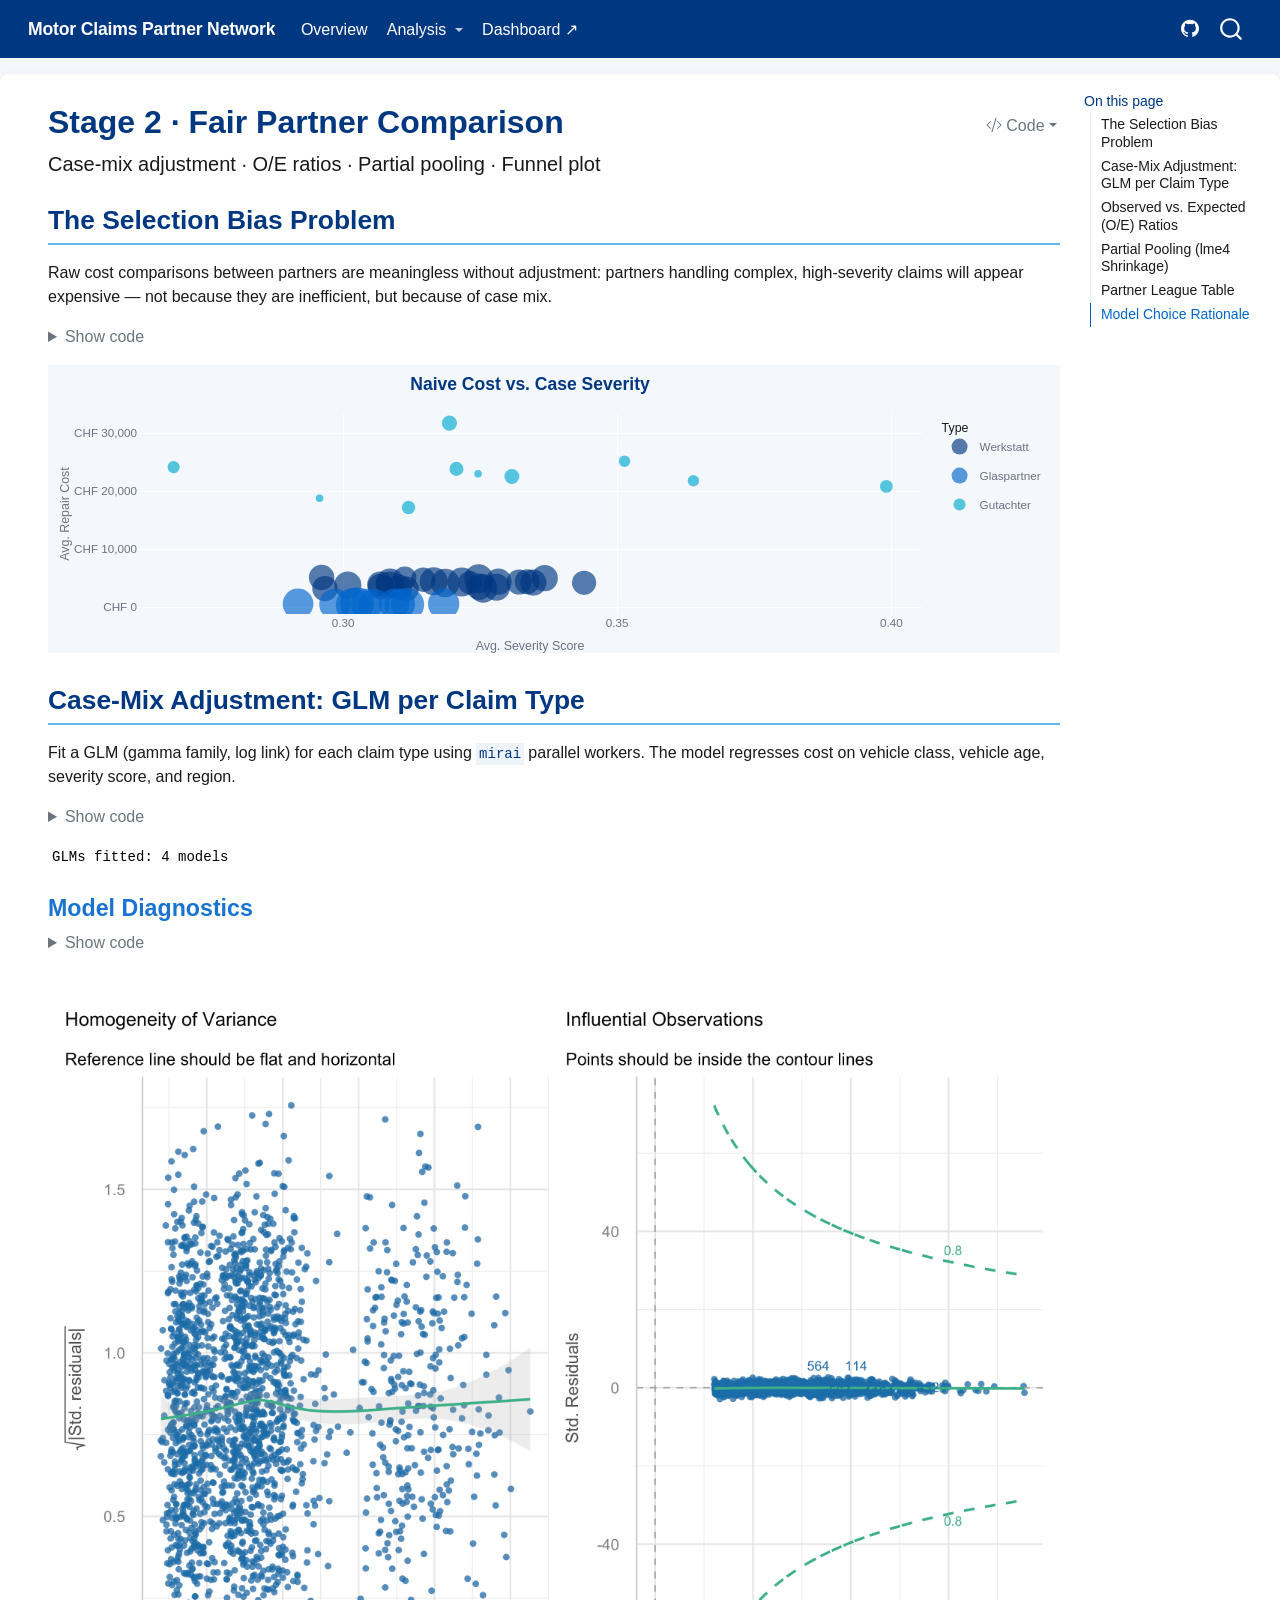
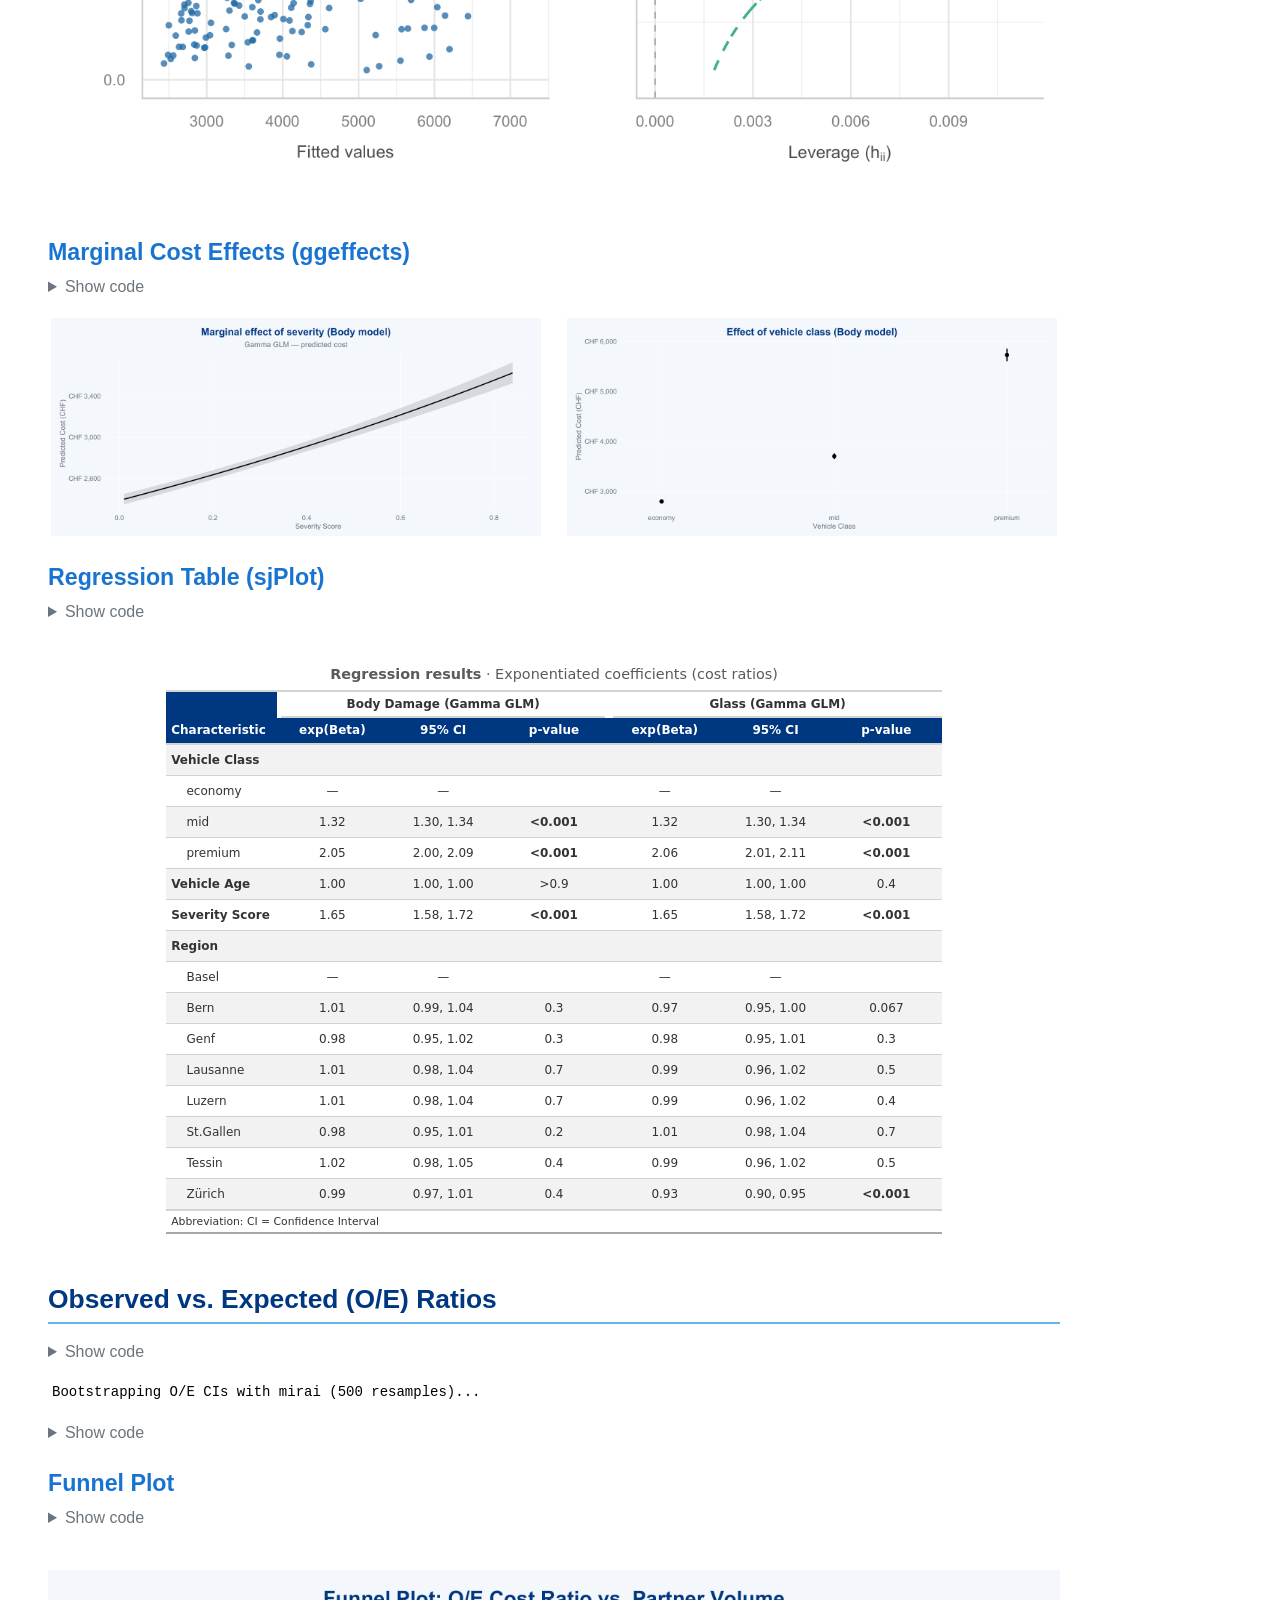
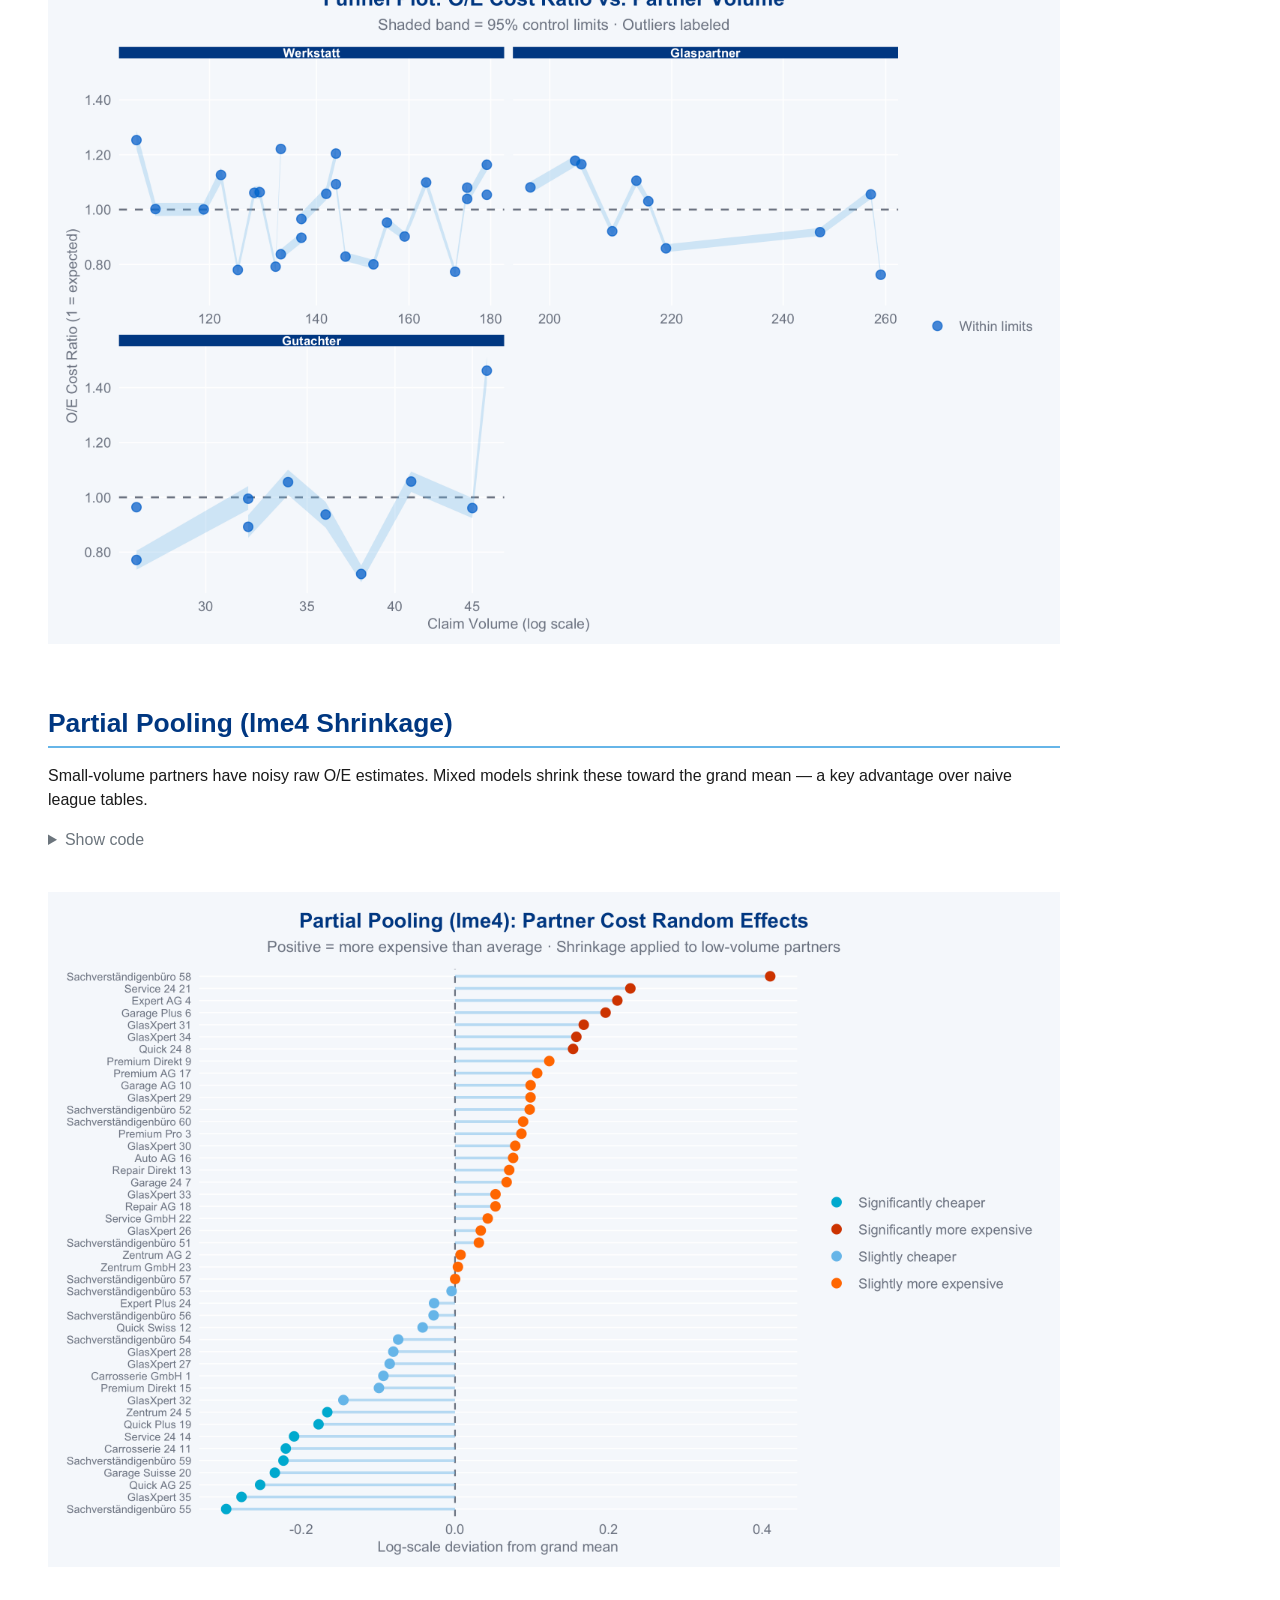
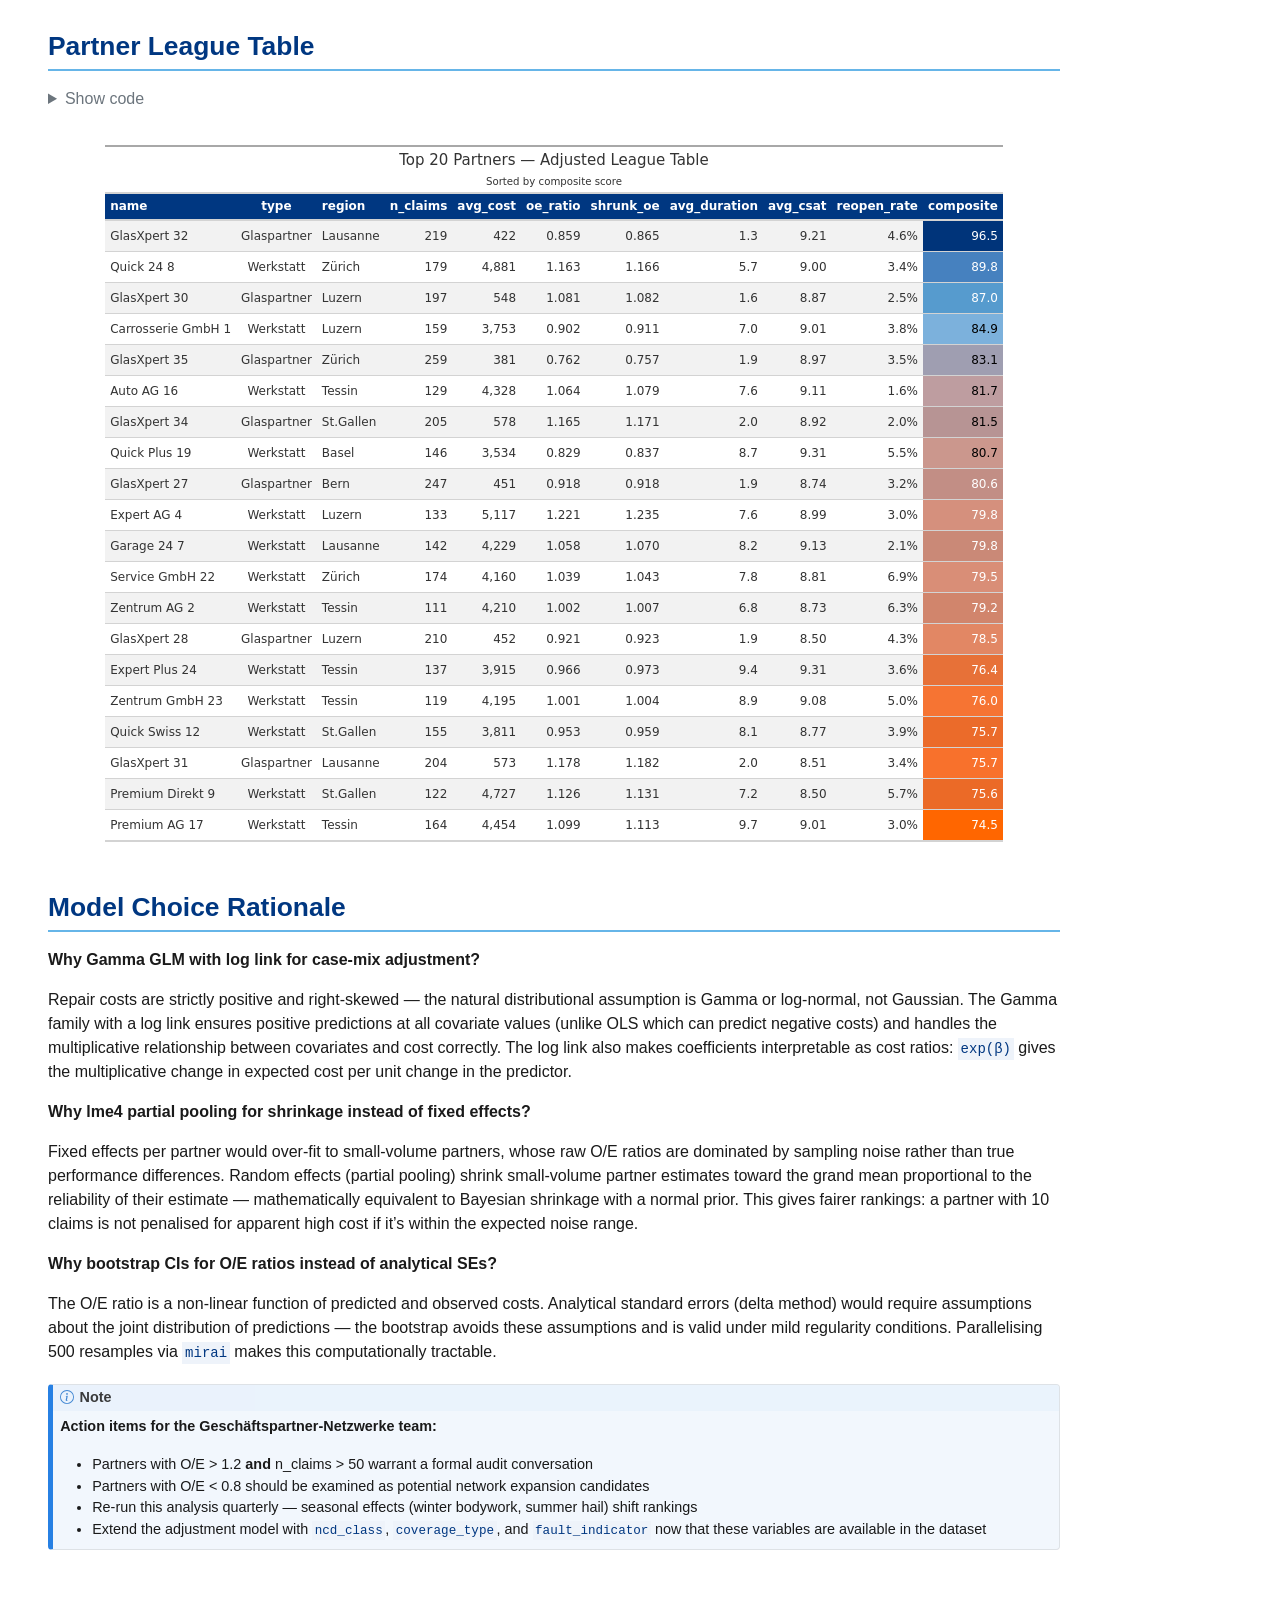
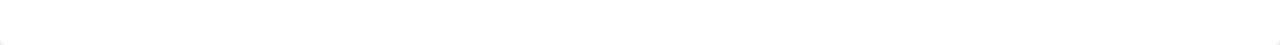
<file: analysis/02_partner_comparison.html>
<!DOCTYPE html>
<html xmlns="http://www.w3.org/1999/xhtml" lang="en" xml:lang="en"><head>

<meta charset="utf-8">
<meta name="generator" content="quarto-1.8.27">

<meta name="viewport" content="width=device-width, initial-scale=1.0, user-scalable=yes">


<title>Stage 2 · Fair Partner Comparison – Motor Claims Partner Network</title>
<style>
code{white-space: pre-wrap;}
span.smallcaps{font-variant: small-caps;}
div.columns{display: flex; gap: min(4vw, 1.5em);}
div.column{flex: auto; overflow-x: auto;}
div.hanging-indent{margin-left: 1.5em; text-indent: -1.5em;}
ul.task-list{list-style: none;}
ul.task-list li input[type="checkbox"] {
  width: 0.8em;
  margin: 0 0.8em 0.2em -1em; /* quarto-specific, see https://github.com/quarto-dev/quarto-cli/issues/4556 */ 
  vertical-align: middle;
}
/* CSS for syntax highlighting */
html { -webkit-text-size-adjust: 100%; }
pre > code.sourceCode { white-space: pre; position: relative; }
pre > code.sourceCode > span { display: inline-block; line-height: 1.25; }
pre > code.sourceCode > span:empty { height: 1.2em; }
.sourceCode { overflow: visible; }
code.sourceCode > span { color: inherit; text-decoration: inherit; }
div.sourceCode { margin: 1em 0; }
pre.sourceCode { margin: 0; }
@media screen {
div.sourceCode { overflow: auto; }
}
@media print {
pre > code.sourceCode { white-space: pre-wrap; }
pre > code.sourceCode > span { text-indent: -5em; padding-left: 5em; }
}
pre.numberSource code
  { counter-reset: source-line 0; }
pre.numberSource code > span
  { position: relative; left: -4em; counter-increment: source-line; }
pre.numberSource code > span > a:first-child::before
  { content: counter(source-line);
    position: relative; left: -1em; text-align: right; vertical-align: baseline;
    border: none; display: inline-block;
    -webkit-touch-callout: none; -webkit-user-select: none;
    -khtml-user-select: none; -moz-user-select: none;
    -ms-user-select: none; user-select: none;
    padding: 0 4px; width: 4em;
  }
pre.numberSource { margin-left: 3em;  padding-left: 4px; }
div.sourceCode
  {   }
@media screen {
pre > code.sourceCode > span > a:first-child::before { text-decoration: underline; }
}
</style>


<script src="../site_libs/quarto-nav/quarto-nav.js"></script>
<script src="../site_libs/quarto-nav/headroom.min.js"></script>
<script src="../site_libs/clipboard/clipboard.min.js"></script>
<script src="../site_libs/quarto-search/autocomplete.umd.js"></script>
<script src="../site_libs/quarto-search/fuse.min.js"></script>
<script src="../site_libs/quarto-search/quarto-search.js"></script>
<meta name="quarto:offset" content="../">
<script src="../site_libs/quarto-html/quarto.js" type="module"></script>
<script src="../site_libs/quarto-html/tabsets/tabsets.js" type="module"></script>
<script src="../site_libs/quarto-html/axe/axe-check.js" type="module"></script>
<script src="../site_libs/quarto-html/popper.min.js"></script>
<script src="../site_libs/quarto-html/tippy.umd.min.js"></script>
<script src="../site_libs/quarto-html/anchor.min.js"></script>
<link href="../site_libs/quarto-html/tippy.css" rel="stylesheet">
<link href="../site_libs/quarto-html/quarto-syntax-highlighting-bcf535099bf558bd4ab882f8a59573ad.css" rel="stylesheet" id="quarto-text-highlighting-styles">
<script src="../site_libs/bootstrap/bootstrap.min.js"></script>
<link href="../site_libs/bootstrap/bootstrap-icons.css" rel="stylesheet">
<link href="../site_libs/bootstrap/bootstrap-0eebdf1a80fa9091145191d5e29dec1d.min.css" rel="stylesheet" append-hash="true" id="quarto-bootstrap" data-mode="light">
<script id="quarto-search-options" type="application/json">{
  "location": "navbar",
  "copy-button": false,
  "collapse-after": 3,
  "panel-placement": "end",
  "type": "overlay",
  "limit": 50,
  "keyboard-shortcut": [
    "f",
    "/",
    "s"
  ],
  "show-item-context": false,
  "language": {
    "search-no-results-text": "No results",
    "search-matching-documents-text": "matching documents",
    "search-copy-link-title": "Copy link to search",
    "search-hide-matches-text": "Hide additional matches",
    "search-more-match-text": "more match in this document",
    "search-more-matches-text": "more matches in this document",
    "search-clear-button-title": "Clear",
    "search-text-placeholder": "",
    "search-detached-cancel-button-title": "Cancel",
    "search-submit-button-title": "Submit",
    "search-label": "Search"
  }
}</script>
<link href="../site_libs/htmltools-fill-0.5.9/fill.css" rel="stylesheet">
<script src="../site_libs/htmlwidgets-1.6.4/htmlwidgets.js"></script>
<script src="../site_libs/plotly-binding-4.12.0/plotly.js"></script>
<script src="../site_libs/typedarray-0.1/typedarray.min.js"></script>
<script src="../site_libs/jquery-3.5.1/jquery.min.js"></script>
<link href="../site_libs/crosstalk-1.2.2/css/crosstalk.min.css" rel="stylesheet">
<script src="../site_libs/crosstalk-1.2.2/js/crosstalk.min.js"></script>
<link href="../site_libs/plotly-htmlwidgets-css-2.25.2/plotly-htmlwidgets.css" rel="stylesheet">
<script src="../site_libs/plotly-main-2.25.2/plotly-latest.min.js"></script>
<link href="../site_libs/pagedtable-1.1/css/pagedtable.css" rel="stylesheet">
<script src="../site_libs/pagedtable-1.1/js/pagedtable.js"></script>


</head>

<body class="nav-fixed quarto-light">

<div id="quarto-search-results"></div>
  <header id="quarto-header" class="headroom fixed-top">
    <nav class="navbar navbar-expand-lg " data-bs-theme="dark">
      <div class="navbar-container container-fluid">
      <div class="navbar-brand-container mx-auto">
    <a class="navbar-brand" href="../index.html">
    <span class="navbar-title">Motor Claims Partner Network</span>
    </a>
  </div>
            <div id="quarto-search" class="" title="Search"></div>
          <button class="navbar-toggler" type="button" data-bs-toggle="collapse" data-bs-target="#navbarCollapse" aria-controls="navbarCollapse" role="menu" aria-expanded="false" aria-label="Toggle navigation" onclick="if (window.quartoToggleHeadroom) { window.quartoToggleHeadroom(); }">
  <span class="navbar-toggler-icon"></span>
</button>
          <div class="collapse navbar-collapse" id="navbarCollapse">
            <ul class="navbar-nav navbar-nav-scroll me-auto">
  <li class="nav-item">
    <a class="nav-link" href="../index.html"> 
<span class="menu-text">Overview</span></a>
  </li>  
  <li class="nav-item dropdown ">
    <a class="nav-link dropdown-toggle" href="#" id="nav-menu-analysis" role="link" data-bs-toggle="dropdown" aria-expanded="false">
 <span class="menu-text">Analysis</span>
    </a>
    <ul class="dropdown-menu" aria-labelledby="nav-menu-analysis">    
        <li>
    <a class="dropdown-item" href="../analysis/01_descriptive.html">
 <span class="dropdown-text">01 · Descriptive KPIs</span></a>
  </li>  
        <li>
    <a class="dropdown-item" href="../analysis/02_partner_comparison.html">
 <span class="dropdown-text">02 · Fair Comparison</span></a>
  </li>  
        <li>
    <a class="dropdown-item" href="../analysis/03_causal_steering.html">
 <span class="dropdown-text">03 · Causal Steering</span></a>
  </li>  
        <li>
    <a class="dropdown-item" href="../analysis/04_partner_ranking.html">
 <span class="dropdown-text">04 · Partner Ranking</span></a>
  </li>  
    </ul>
  </li>
  <li class="nav-item">
    <a class="nav-link" href="https://shiny.posit.co"> 
<span class="menu-text">Dashboard ↗</span></a>
  </li>  
</ul>
            <ul class="navbar-nav navbar-nav-scroll ms-auto">
  <li class="nav-item compact">
    <a class="nav-link" href="https://github.com/viv-analytics/portfolio__ml_claims_networks"> <i class="bi bi-github" role="img">
</i> 
<span class="menu-text"></span></a>
  </li>  
</ul>
          </div> <!-- /navcollapse -->
            <div class="quarto-navbar-tools">
</div>
      </div> <!-- /container-fluid -->
    </nav>
</header>
<!-- content -->
<div id="quarto-content" class="quarto-container page-columns page-rows-contents page-layout-article page-navbar">
<!-- sidebar -->
<!-- margin-sidebar -->
    <div id="quarto-margin-sidebar" class="sidebar margin-sidebar">
        <nav id="TOC" role="doc-toc" class="toc-active">
    <h2 id="toc-title">On this page</h2>
   
  <ul>
  <li><a href="#the-selection-bias-problem" id="toc-the-selection-bias-problem" class="nav-link active" data-scroll-target="#the-selection-bias-problem">The Selection Bias Problem</a></li>
  <li><a href="#case-mix-adjustment-glm-per-claim-type" id="toc-case-mix-adjustment-glm-per-claim-type" class="nav-link" data-scroll-target="#case-mix-adjustment-glm-per-claim-type">Case-Mix Adjustment: GLM per Claim Type</a>
  <ul class="collapse">
  <li><a href="#model-diagnostics" id="toc-model-diagnostics" class="nav-link" data-scroll-target="#model-diagnostics">Model Diagnostics</a></li>
  <li><a href="#marginal-cost-effects-ggeffects" id="toc-marginal-cost-effects-ggeffects" class="nav-link" data-scroll-target="#marginal-cost-effects-ggeffects">Marginal Cost Effects (ggeffects)</a></li>
  <li><a href="#regression-table-sjplot" id="toc-regression-table-sjplot" class="nav-link" data-scroll-target="#regression-table-sjplot">Regression Table (sjPlot)</a></li>
  </ul></li>
  <li><a href="#observed-vs.-expected-oe-ratios" id="toc-observed-vs.-expected-oe-ratios" class="nav-link" data-scroll-target="#observed-vs.-expected-oe-ratios">Observed vs.&nbsp;Expected (O/E) Ratios</a>
  <ul class="collapse">
  <li><a href="#funnel-plot" id="toc-funnel-plot" class="nav-link" data-scroll-target="#funnel-plot">Funnel Plot</a></li>
  </ul></li>
  <li><a href="#partial-pooling-lme4-shrinkage" id="toc-partial-pooling-lme4-shrinkage" class="nav-link" data-scroll-target="#partial-pooling-lme4-shrinkage">Partial Pooling (lme4 Shrinkage)</a></li>
  <li><a href="#partner-league-table" id="toc-partner-league-table" class="nav-link" data-scroll-target="#partner-league-table">Partner League Table</a></li>
  <li><a href="#model-choice-rationale" id="toc-model-choice-rationale" class="nav-link" data-scroll-target="#model-choice-rationale">Model Choice Rationale</a></li>
  </ul>
</nav>
    </div>
<!-- main -->
<main class="content" id="quarto-document-content">

<header id="title-block-header" class="quarto-title-block default">
<div class="quarto-title">
<div class="quarto-title-block"><div><h1 class="title">Stage 2 · Fair Partner Comparison</h1><button type="button" class="btn code-tools-button dropdown-toggle" id="quarto-code-tools-menu" data-bs-toggle="dropdown" aria-expanded="false"><i class="bi"></i> Code</button><ul class="dropdown-menu dropdown-menu-end" aria-labelelledby="quarto-code-tools-menu"><li><a id="quarto-show-all-code" class="dropdown-item" href="javascript:void(0)" role="button">Show All Code</a></li><li><a id="quarto-hide-all-code" class="dropdown-item" href="javascript:void(0)" role="button">Hide All Code</a></li><li><hr class="dropdown-divider"></li><li><a id="quarto-view-source" class="dropdown-item" href="javascript:void(0)" role="button">View Source</a></li></ul></div></div>
<p class="subtitle lead">Case-mix adjustment · O/E ratios · Partial pooling · Funnel plot</p>
</div>



<div class="quarto-title-meta">

    
  
    
  </div>
  


</header>


<section id="the-selection-bias-problem" class="level2">
<h2 class="anchored" data-anchor-id="the-selection-bias-problem">The Selection Bias Problem</h2>
<p>Raw cost comparisons between partners are meaningless without adjustment: partners handling complex, high-severity claims will appear expensive — not because they are inefficient, but because of case mix.</p>
<div class="cell">
<details class="code-fold">
<summary>Show code</summary>
<div class="code-copy-outer-scaffold"><div class="sourceCode cell-code" id="cb1"><pre class="sourceCode r code-with-copy"><code class="sourceCode r"><span id="cb1-1"><a href="#cb1-1" aria-hidden="true" tabindex="-1"></a>naive_stats <span class="ot">&lt;-</span> claims_steered <span class="sc">|&gt;</span></span>
<span id="cb1-2"><a href="#cb1-2" aria-hidden="true" tabindex="-1"></a>  <span class="fu">group_by</span>(partner_id) <span class="sc">|&gt;</span></span>
<span id="cb1-3"><a href="#cb1-3" aria-hidden="true" tabindex="-1"></a>  <span class="fu">summarise</span>(</span>
<span id="cb1-4"><a href="#cb1-4" aria-hidden="true" tabindex="-1"></a>    <span class="at">avg_cost      =</span> <span class="fu">mean</span>(repair_cost),</span>
<span id="cb1-5"><a href="#cb1-5" aria-hidden="true" tabindex="-1"></a>    <span class="at">n_claims      =</span> <span class="fu">n</span>(),</span>
<span id="cb1-6"><a href="#cb1-6" aria-hidden="true" tabindex="-1"></a>    <span class="at">avg_severity  =</span> <span class="fu">mean</span>(severity_score),</span>
<span id="cb1-7"><a href="#cb1-7" aria-hidden="true" tabindex="-1"></a>    <span class="at">.groups       =</span> <span class="st">"drop"</span></span>
<span id="cb1-8"><a href="#cb1-8" aria-hidden="true" tabindex="-1"></a>  ) <span class="sc">|&gt;</span></span>
<span id="cb1-9"><a href="#cb1-9" aria-hidden="true" tabindex="-1"></a>  <span class="fu">left_join</span>(partners <span class="sc">|&gt;</span> <span class="fu">select</span>(partner_id, name, type, region), <span class="at">by =</span> <span class="st">"partner_id"</span>)</span>
<span id="cb1-10"><a href="#cb1-10" aria-hidden="true" tabindex="-1"></a></span>
<span id="cb1-11"><a href="#cb1-11" aria-hidden="true" tabindex="-1"></a>p_naive <span class="ot">&lt;-</span> <span class="fu">ggplot</span>(naive_stats, <span class="fu">aes</span>(<span class="at">x =</span> avg_severity, <span class="at">y =</span> avg_cost,</span>
<span id="cb1-12"><a href="#cb1-12" aria-hidden="true" tabindex="-1"></a>                                    <span class="at">size =</span> n_claims, <span class="at">colour =</span> type)) <span class="sc">+</span></span>
<span id="cb1-13"><a href="#cb1-13" aria-hidden="true" tabindex="-1"></a>  <span class="fu">geom_point</span>(<span class="at">alpha =</span> <span class="fl">0.65</span>, <span class="at">stroke =</span> <span class="dv">0</span>) <span class="sc">+</span></span>
<span id="cb1-14"><a href="#cb1-14" aria-hidden="true" tabindex="-1"></a>  <span class="fu">scale_colour_manual</span>(<span class="at">values =</span> <span class="fu">c</span>(</span>
<span id="cb1-15"><a href="#cb1-15" aria-hidden="true" tabindex="-1"></a>    <span class="at">Werkstatt   =</span> <span class="st">"#003781"</span>, <span class="at">Glaspartner =</span> <span class="st">"#0066CC"</span>,</span>
<span id="cb1-16"><a href="#cb1-16" aria-hidden="true" tabindex="-1"></a>    <span class="at">Gutachter   =</span> <span class="st">"#00A9CE"</span>, <span class="at">Abschlepp   =</span> <span class="st">"#66B5E8"</span>, <span class="at">Mietwagen   =</span> <span class="st">"#FF6600"</span></span>
<span id="cb1-17"><a href="#cb1-17" aria-hidden="true" tabindex="-1"></a>  ), <span class="at">name =</span> <span class="st">"Type"</span>) <span class="sc">+</span></span>
<span id="cb1-18"><a href="#cb1-18" aria-hidden="true" tabindex="-1"></a>  <span class="fu">scale_size_continuous</span>(<span class="at">range =</span> <span class="fu">c</span>(<span class="dv">2</span>, <span class="dv">9</span>), <span class="at">guide =</span> <span class="st">"none"</span>) <span class="sc">+</span></span>
<span id="cb1-19"><a href="#cb1-19" aria-hidden="true" tabindex="-1"></a>  <span class="fu">scale_y_continuous</span>(<span class="at">labels =</span> scales<span class="sc">::</span><span class="fu">label_number</span>(<span class="at">prefix =</span> <span class="st">"CHF "</span>, <span class="at">big.mark =</span> <span class="st">","</span>)) <span class="sc">+</span></span>
<span id="cb1-20"><a href="#cb1-20" aria-hidden="true" tabindex="-1"></a>  <span class="fu">labs</span>(<span class="at">title    =</span> <span class="st">"Naive Cost vs. Case Severity"</span>,</span>
<span id="cb1-21"><a href="#cb1-21" aria-hidden="true" tabindex="-1"></a>       <span class="at">subtitle =</span> <span class="st">"Partners handling tougher cases appear more expensive — selection bias"</span>,</span>
<span id="cb1-22"><a href="#cb1-22" aria-hidden="true" tabindex="-1"></a>       <span class="at">x =</span> <span class="st">"Avg. Severity Score"</span>, <span class="at">y =</span> <span class="st">"Avg. Repair Cost"</span>) <span class="sc">+</span></span>
<span id="cb1-23"><a href="#cb1-23" aria-hidden="true" tabindex="-1"></a>  <span class="fu">theme_allianz</span>()</span>
<span id="cb1-24"><a href="#cb1-24" aria-hidden="true" tabindex="-1"></a></span>
<span id="cb1-25"><a href="#cb1-25" aria-hidden="true" tabindex="-1"></a><span class="fu">ggplotly</span>(p_naive, <span class="at">tooltip =</span> <span class="fu">c</span>(<span class="st">"x"</span>, <span class="st">"y"</span>))</span></code></pre></div><button title="Copy to Clipboard" class="code-copy-button"><i class="bi"></i></button></div>
</details>
<div class="cell-output-display">
<div class="plotly html-widget html-fill-item" id="htmlwidget-482fab5074a421d33b56" style="width:100%;height:288px;"></div>
<script type="application/json" data-for="htmlwidget-482fab5074a421d33b56">{"x":{"data":[{"x":[0.30851069182389934,0.32313963963963965,0.30858390804597702,0.29609172932330829,0.31027518796992481,0.3367701388888889,0.33469436619718312,0.32473184357541901,0.31461311475409837,0.32834930555555553,0.29670075757575759,0.30086516129032259,0.33359609374999999,0.32799539473684208,0.30683503649635036,0.33209224806201548,0.31653475609756099,0.32166536312849164,0.32483561643835618,0.31156640000000002,0.31126203703703703,0.31864195402298851,0.34395210084033612,0.30675839416058392,0.32556081871345027],"y":[3752.6477987421385,4210.1891891891883,4191.6839080459777,5117.4661654135334,3387.4135338345868,4997.166666666667,4229.4366197183099,4881.1229050279326,4727.4590163934427,4372.041666666667,3199.598484848485,3810.7870967741937,4394.7109375,3412.6907894736842,3517.2700729927005,4327.5116279069771,4453.8353658536589,4322.3072625698323,3534.2602739726026,3152.8879999999999,5012.0555555555557,4159.7126436781609,4195.042016806723,3915.182481751825,3204.3040935672516],"text":["avg_severity: 0.3085107<br />avg_cost:  3752.6478","avg_severity: 0.3231396<br />avg_cost:  4210.1892","avg_severity: 0.3085839<br />avg_cost:  4191.6839","avg_severity: 0.2960917<br />avg_cost:  5117.4662","avg_severity: 0.3102752<br />avg_cost:  3387.4135","avg_severity: 0.3367701<br />avg_cost:  4997.1667","avg_severity: 0.3346944<br />avg_cost:  4229.4366","avg_severity: 0.3247318<br />avg_cost:  4881.1229","avg_severity: 0.3146131<br />avg_cost:  4727.4590","avg_severity: 0.3283493<br />avg_cost:  4372.0417","avg_severity: 0.2967008<br />avg_cost:  3199.5985","avg_severity: 0.3008652<br />avg_cost:  3810.7871","avg_severity: 0.3335961<br />avg_cost:  4394.7109","avg_severity: 0.3279954<br />avg_cost:  3412.6908","avg_severity: 0.3068350<br />avg_cost:  3517.2701","avg_severity: 0.3320922<br />avg_cost:  4327.5116","avg_severity: 0.3165348<br />avg_cost:  4453.8354","avg_severity: 0.3216654<br />avg_cost:  4322.3073","avg_severity: 0.3248356<br />avg_cost:  3534.2603","avg_severity: 0.3115664<br />avg_cost:  3152.8880","avg_severity: 0.3112620<br />avg_cost:  5012.0556","avg_severity: 0.3186420<br />avg_cost:  4159.7126","avg_severity: 0.3439521<br />avg_cost:  4195.0420","avg_severity: 0.3067584<br />avg_cost:  3915.1825","avg_severity: 0.3255608<br />avg_cost:  3204.3041"],"type":"scatter","mode":"markers","marker":{"autocolorscale":false,"color":"rgba(0,55,129,1)","opacity":0.65000000000000002,"size":[27.515286448602751,23.478620502803938,28.618660612176154,25.44222477163903,25.44222477163903,26.34722571203903,26.185950877914905,28.973822338781694,24.4889151130191,26.34722571203903,25.357670304324088,27.210593268500606,25.0153572840055,26.978936393399643,25.776518555613706,25.101561769584254,27.889732442439215,28.973822338781694,26.507127919493289,24.75415099970181,23.19175799085831,28.618660612176154,24.219457169600577,25.776518555613706,28.402658948441005],"symbol":"circle","line":{"width":0,"color":"rgba(0,55,129,1)"}},"hoveron":"points","name":"Werkstatt","legendgroup":"Werkstatt","showlegend":true,"xaxis":"x","yaxis":"y","hoverinfo":"text","frame":null},{"x":[0.29853055555555558,0.31175101214574896,0.30567476190476189,0.31835233644859812,0.3093177664974619,0.29179558823529411,0.30425570776255706,0.30256342412451359,0.31033756097560977,0.30177451737451738],"y":[513.28240740740739,450.85020242914987,452.27619047619049,565.02803738317755,548.14213197969548,573.16176470588232,421.70319634703196,524.17120622568086,578.07804878048785,381.02702702702703],"text":["avg_severity: 0.2985306<br />avg_cost:   513.2824","avg_severity: 0.3117510<br />avg_cost:   450.8502","avg_severity: 0.3056748<br />avg_cost:   452.2762","avg_severity: 0.3183523<br />avg_cost:   565.0280","avg_severity: 0.3093178<br />avg_cost:   548.1421","avg_severity: 0.2917956<br />avg_cost:   573.1618","avg_severity: 0.3042557<br />avg_cost:   421.7032","avg_severity: 0.3025634<br />avg_cost:   524.1712","avg_severity: 0.3103376<br />avg_cost:   578.0780","avg_severity: 0.3017745<br />avg_cost:   381.0270"],"type":"scatter","mode":"markers","marker":{"autocolorscale":false,"color":"rgba(0,102,204,1)","opacity":0.65000000000000002,"size":[31.438403195150787,33.322438983463634,31.056308973074565,31.311721409803031,30.206333822074146,30.667897859900922,31.627175682756999,33.901463726535894,30.733085133944396,34.015748031496067],"symbol":"circle","line":{"width":0,"color":"rgba(0,102,204,1)"}},"hoveron":"points","name":"Glaspartner","legendgroup":"Glaspartner","showlegend":true,"xaxis":"x","yaxis":"y","hoverinfo":"text","frame":null},{"x":[0.35134062500000002,0.26910882352941179,0.3246222222222222,0.36390312499999999,0.31195000000000001,0.39908055555555555,0.33079333333333333,0.31940652173913042,0.29572222222222222,0.32068536585365853],"y":[25172.40625,24147.5,23012.666666666668,21803.90625,17176.42105263158,20822.055555555555,22526.822222222221,31737.760869565216,18786.925925925927,23839.926829268294],"text":["avg_severity: 0.3513406<br />avg_cost: 25172.4062","avg_severity: 0.2691088<br />avg_cost: 24147.5000","avg_severity: 0.3246222<br />avg_cost: 23012.6667","avg_severity: 0.3639031<br />avg_cost: 21803.9062","avg_severity: 0.3119500<br />avg_cost: 17176.4211","avg_severity: 0.3990806<br />avg_cost: 20822.0556","avg_severity: 0.3307933<br />avg_cost: 22526.8222","avg_severity: 0.3194065<br />avg_cost: 31737.7609","avg_severity: 0.2957222<br />avg_cost: 18786.9259","avg_severity: 0.3206854<br />avg_cost: 23839.9268"],"type":"scatter","mode":"markers","marker":{"autocolorscale":false,"color":"rgba(0,169,206,1)","opacity":0.65000000000000002,"size":[11.443031373168118,12.154637798227613,7.559055118110237,11.443031373168118,13.319922883445384,12.769956075692928,14.928381924506626,15.130318677744327,7.559055118110237,14.058190471339129],"symbol":"circle","line":{"width":0,"color":"rgba(0,169,206,1)"}},"hoveron":"points","name":"Gutachter","legendgroup":"Gutachter","showlegend":true,"xaxis":"x","yaxis":"y","hoverinfo":"text","frame":null}],"layout":{"margin":{"t":49.474470734744706,"r":15.940224159402241,"b":38.389373183893731,"l":90.460772104607727},"plot_bgcolor":"rgba(244,247,251,1)","paper_bgcolor":"rgba(244,247,251,1)","font":{"color":"rgba(0,0,0,1)","family":"","size":14.611872146118724},"title":{"text":"<b> Naive Cost vs. Case Severity <\/b>","font":{"color":"rgba(0,55,129,1)","family":"","size":17.534246575342465},"x":0.5,"xref":"paper"},"xaxis":{"domain":[0,1],"automargin":true,"type":"linear","autorange":false,"range":[0.26261023692810459,0.40557914215686275],"tickmode":"array","ticktext":["0.30","0.35","0.40"],"tickvals":[0.29999999999999999,0.34999999999999998,0.40000000000000002],"categoryorder":"array","categoryarray":["0.30","0.35","0.40"],"nticks":null,"ticks":"","tickcolor":null,"ticklen":3.6529680365296811,"tickwidth":0,"showticklabels":true,"tickfont":{"color":"rgba(107,114,128,1)","family":"","size":11.68949771689498},"tickangle":-0,"showline":false,"linecolor":null,"linewidth":0,"showgrid":true,"gridcolor":"rgba(255,255,255,1)","gridwidth":0.5313408053134081,"zeroline":false,"anchor":"y","title":{"text":"Avg. Severity Score","font":{"color":"rgba(107,114,128,1)","family":"","size":12.420091324200913}},"hoverformat":".2f"},"yaxis":{"domain":[0,1],"automargin":true,"type":"linear","autorange":false,"range":[-1186.8096650998825,33305.597561692128],"tickmode":"array","ticktext":["CHF 0","CHF 10,000","CHF 20,000","CHF 30,000"],"tickvals":[0,10000,20000,30000],"categoryorder":"array","categoryarray":["CHF 0","CHF 10,000","CHF 20,000","CHF 30,000"],"nticks":null,"ticks":"","tickcolor":null,"ticklen":3.6529680365296811,"tickwidth":0,"showticklabels":true,"tickfont":{"color":"rgba(107,114,128,1)","family":"","size":11.68949771689498},"tickangle":-0,"showline":false,"linecolor":null,"linewidth":0,"showgrid":true,"gridcolor":"rgba(255,255,255,1)","gridwidth":0.53134080531340799,"zeroline":false,"anchor":"x","title":{"text":"Avg. Repair Cost","font":{"color":"rgba(107,114,128,1)","family":"","size":12.420091324200913}},"hoverformat":".2f"},"shapes":[],"showlegend":true,"legend":{"bgcolor":"rgba(244,247,251,1)","bordercolor":"transparent","borderwidth":1.8897637795275593,"font":{"color":"rgba(107,114,128,1)","family":"","size":11.68949771689498},"title":{"text":"Type","font":{"color":"rgba(26,26,26,1)","family":"","size":12.420091324200913}}},"hovermode":"closest","barmode":"relative"},"config":{"doubleClick":"reset","modeBarButtonsToAdd":["hoverclosest","hovercompare"],"showSendToCloud":false},"source":"A","attrs":{"121a34712ae3a":{"x":{},"y":{},"size":{},"colour":{},"type":"scatter"}},"cur_data":"121a34712ae3a","visdat":{"121a34712ae3a":["function (y) ","x"]},"highlight":{"on":"plotly_click","persistent":false,"dynamic":false,"selectize":false,"opacityDim":0.20000000000000001,"selected":{"opacity":1},"debounce":0},"shinyEvents":["plotly_hover","plotly_click","plotly_selected","plotly_relayout","plotly_brushed","plotly_brushing","plotly_clickannotation","plotly_doubleclick","plotly_deselect","plotly_afterplot","plotly_sunburstclick"],"base_url":"https://plot.ly"},"evals":[],"jsHooks":[]}</script>
</div>
</div>
</section>
<section id="case-mix-adjustment-glm-per-claim-type" class="level2">
<h2 class="anchored" data-anchor-id="case-mix-adjustment-glm-per-claim-type">Case-Mix Adjustment: GLM per Claim Type</h2>
<p>Fit a GLM (gamma family, log link) for each claim type using <code>mirai</code> parallel workers. The model regresses cost on vehicle class, vehicle age, severity score, and region.</p>
<div class="cell">
<details class="code-fold">
<summary>Show code</summary>
<div class="code-copy-outer-scaffold"><div class="sourceCode cell-code" id="cb2"><pre class="sourceCode r code-with-copy"><code class="sourceCode r"><span id="cb2-1"><a href="#cb2-1" aria-hidden="true" tabindex="-1"></a><span class="fu">daemons</span>(<span class="dv">4</span>)</span>
<span id="cb2-2"><a href="#cb2-2" aria-hidden="true" tabindex="-1"></a></span>
<span id="cb2-3"><a href="#cb2-3" aria-hidden="true" tabindex="-1"></a><span class="co"># Fit one GLM per claim type in parallel</span></span>
<span id="cb2-4"><a href="#cb2-4" aria-hidden="true" tabindex="-1"></a>claim_types_list <span class="ot">&lt;-</span> <span class="fu">levels</span>(claims_steered<span class="sc">$</span>claim_type)</span>
<span id="cb2-5"><a href="#cb2-5" aria-hidden="true" tabindex="-1"></a></span>
<span id="cb2-6"><a href="#cb2-6" aria-hidden="true" tabindex="-1"></a>glm_results <span class="ot">&lt;-</span> <span class="fu">mirai_map</span>(</span>
<span id="cb2-7"><a href="#cb2-7" aria-hidden="true" tabindex="-1"></a>  claim_types_list,</span>
<span id="cb2-8"><a href="#cb2-8" aria-hidden="true" tabindex="-1"></a>  <span class="cf">function</span>(ct, data) {</span>
<span id="cb2-9"><a href="#cb2-9" aria-hidden="true" tabindex="-1"></a>    df <span class="ot">&lt;-</span> data[data<span class="sc">$</span>claim_type <span class="sc">==</span> ct, ]</span>
<span id="cb2-10"><a href="#cb2-10" aria-hidden="true" tabindex="-1"></a>    m  <span class="ot">&lt;-</span> <span class="fu">glm</span>(</span>
<span id="cb2-11"><a href="#cb2-11" aria-hidden="true" tabindex="-1"></a>      repair_cost <span class="sc">~</span> vehicle_class <span class="sc">+</span> vehicle_age <span class="sc">+</span> severity_score <span class="sc">+</span> region,</span>
<span id="cb2-12"><a href="#cb2-12" aria-hidden="true" tabindex="-1"></a>      <span class="at">data   =</span> df,</span>
<span id="cb2-13"><a href="#cb2-13" aria-hidden="true" tabindex="-1"></a>      <span class="at">family =</span> <span class="fu">Gamma</span>(<span class="at">link =</span> <span class="st">"log"</span>)</span>
<span id="cb2-14"><a href="#cb2-14" aria-hidden="true" tabindex="-1"></a>    )</span>
<span id="cb2-15"><a href="#cb2-15" aria-hidden="true" tabindex="-1"></a>    <span class="fu">list</span>(<span class="at">type =</span> ct, <span class="at">model =</span> m, <span class="at">n =</span> <span class="fu">nrow</span>(df))</span>
<span id="cb2-16"><a href="#cb2-16" aria-hidden="true" tabindex="-1"></a>  },</span>
<span id="cb2-17"><a href="#cb2-17" aria-hidden="true" tabindex="-1"></a>  <span class="at">.args =</span> <span class="fu">list</span>(<span class="at">data =</span> claims_steered)</span>
<span id="cb2-18"><a href="#cb2-18" aria-hidden="true" tabindex="-1"></a>)</span>
<span id="cb2-19"><a href="#cb2-19" aria-hidden="true" tabindex="-1"></a></span>
<span id="cb2-20"><a href="#cb2-20" aria-hidden="true" tabindex="-1"></a>models_by_type <span class="ot">&lt;-</span> <span class="fu">setNames</span>(</span>
<span id="cb2-21"><a href="#cb2-21" aria-hidden="true" tabindex="-1"></a>  <span class="fu">lapply</span>(glm_results[], <span class="st">`</span><span class="at">[[</span><span class="st">`</span>, <span class="st">"model"</span>),</span>
<span id="cb2-22"><a href="#cb2-22" aria-hidden="true" tabindex="-1"></a>  claim_types_list</span>
<span id="cb2-23"><a href="#cb2-23" aria-hidden="true" tabindex="-1"></a>)</span>
<span id="cb2-24"><a href="#cb2-24" aria-hidden="true" tabindex="-1"></a></span>
<span id="cb2-25"><a href="#cb2-25" aria-hidden="true" tabindex="-1"></a><span class="fu">daemons</span>(<span class="dv">0</span>)</span>
<span id="cb2-26"><a href="#cb2-26" aria-hidden="true" tabindex="-1"></a><span class="fu">cat</span>(<span class="st">"GLMs fitted:"</span>, <span class="fu">length</span>(models_by_type), <span class="st">"models</span><span class="sc">\n</span><span class="st">"</span>)</span></code></pre></div><button title="Copy to Clipboard" class="code-copy-button"><i class="bi"></i></button></div>
</details>
<div class="cell-output cell-output-stdout">
<pre><code>GLMs fitted: 4 models</code></pre>
</div>
</div>
<section id="model-diagnostics" class="level3">
<h3 class="anchored" data-anchor-id="model-diagnostics">Model Diagnostics</h3>
<div class="cell">
<details class="code-fold">
<summary>Show code</summary>
<div class="code-copy-outer-scaffold"><div class="sourceCode cell-code" id="cb4"><pre class="sourceCode r code-with-copy"><code class="sourceCode r"><span id="cb4-1"><a href="#cb4-1" aria-hidden="true" tabindex="-1"></a><span class="co"># Show diagnostics for body damage (largest segment)</span></span>
<span id="cb4-2"><a href="#cb4-2" aria-hidden="true" tabindex="-1"></a>m_body <span class="ot">&lt;-</span> models_by_type[[<span class="st">"body"</span>]]</span>
<span id="cb4-3"><a href="#cb4-3" aria-hidden="true" tabindex="-1"></a><span class="fu">check_model</span>(m_body, <span class="at">check =</span> <span class="fu">c</span>(<span class="st">"qq"</span>, <span class="st">"outliers"</span>, <span class="st">"homogeneity"</span>, <span class="st">"linearity"</span>))</span></code></pre></div><button title="Copy to Clipboard" class="code-copy-button"><i class="bi"></i></button></div>
</details>
<div class="cell-output-display">
<div>
<figure class="figure">
<p><img src="02_partner_comparison_files/figure-html/model-diagnostics-1.png" class="img-fluid figure-img" width="1350"></p>
</figure>
</div>
</div>
</div>
</section>
<section id="marginal-cost-effects-ggeffects" class="level3">
<h3 class="anchored" data-anchor-id="marginal-cost-effects-ggeffects">Marginal Cost Effects (ggeffects)</h3>
<details class="code-fold">
<summary>Show code</summary>
<div class="code-copy-outer-scaffold"><div class="sourceCode cell-code" id="cb5"><pre class="sourceCode r code-with-copy"><code class="sourceCode r"><span id="cb5-1"><a href="#cb5-1" aria-hidden="true" tabindex="-1"></a><span class="co"># Severity effect on cost — body model</span></span>
<span id="cb5-2"><a href="#cb5-2" aria-hidden="true" tabindex="-1"></a>gg_sev  <span class="ot">&lt;-</span> <span class="fu">ggpredict</span>(m_body, <span class="at">terms =</span> <span class="st">"severity_score [all]"</span>)</span>
<span id="cb5-3"><a href="#cb5-3" aria-hidden="true" tabindex="-1"></a>gg_vcls <span class="ot">&lt;-</span> <span class="fu">ggpredict</span>(m_body, <span class="at">terms =</span> <span class="st">"vehicle_class"</span>)</span>
<span id="cb5-4"><a href="#cb5-4" aria-hidden="true" tabindex="-1"></a></span>
<span id="cb5-5"><a href="#cb5-5" aria-hidden="true" tabindex="-1"></a><span class="fu">plot</span>(gg_sev) <span class="sc">+</span></span>
<span id="cb5-6"><a href="#cb5-6" aria-hidden="true" tabindex="-1"></a>  <span class="fu">labs</span>(<span class="at">title =</span> <span class="st">"Marginal effect of severity (Body model)"</span>,</span>
<span id="cb5-7"><a href="#cb5-7" aria-hidden="true" tabindex="-1"></a>       <span class="at">subtitle =</span> <span class="st">"Gamma GLM — predicted cost"</span>,</span>
<span id="cb5-8"><a href="#cb5-8" aria-hidden="true" tabindex="-1"></a>       <span class="at">x =</span> <span class="st">"Severity Score"</span>, <span class="at">y =</span> <span class="st">"Predicted Cost (CHF)"</span>) <span class="sc">+</span></span>
<span id="cb5-9"><a href="#cb5-9" aria-hidden="true" tabindex="-1"></a>  <span class="fu">scale_y_continuous</span>(<span class="at">labels =</span> scales<span class="sc">::</span><span class="fu">label_number</span>(<span class="at">prefix =</span> <span class="st">"CHF "</span>, <span class="at">big.mark =</span> <span class="st">","</span>)) <span class="sc">+</span></span>
<span id="cb5-10"><a href="#cb5-10" aria-hidden="true" tabindex="-1"></a>  <span class="fu">theme_allianz</span>()</span>
<span id="cb5-11"><a href="#cb5-11" aria-hidden="true" tabindex="-1"></a><span class="fu">plot</span>(gg_vcls) <span class="sc">+</span></span>
<span id="cb5-12"><a href="#cb5-12" aria-hidden="true" tabindex="-1"></a>  <span class="fu">labs</span>(<span class="at">title =</span> <span class="st">"Effect of vehicle class (Body model)"</span>,</span>
<span id="cb5-13"><a href="#cb5-13" aria-hidden="true" tabindex="-1"></a>       <span class="at">x =</span> <span class="st">"Vehicle Class"</span>, <span class="at">y =</span> <span class="st">"Predicted Cost (CHF)"</span>) <span class="sc">+</span></span>
<span id="cb5-14"><a href="#cb5-14" aria-hidden="true" tabindex="-1"></a>  <span class="fu">scale_y_continuous</span>(<span class="at">labels =</span> scales<span class="sc">::</span><span class="fu">label_number</span>(<span class="at">prefix =</span> <span class="st">"CHF "</span>, <span class="at">big.mark =</span> <span class="st">","</span>)) <span class="sc">+</span></span>
<span id="cb5-15"><a href="#cb5-15" aria-hidden="true" tabindex="-1"></a>  <span class="fu">theme_allianz</span>()</span></code></pre></div><button title="Copy to Clipboard" class="code-copy-button"><i class="bi"></i></button></div>
</details>
<div class="cell quarto-layout-panel" data-layout-ncol="2">
<div class="quarto-layout-row">
<div class="quarto-layout-cell" style="flex-basis: 50.0%;justify-content: center;">
<p><img src="02_partner_comparison_files/figure-html/marginal-effects-1.png" class="img-fluid" width="1350"></p>
</div>
<div class="quarto-layout-cell" style="flex-basis: 50.0%;justify-content: center;">
<p><img src="02_partner_comparison_files/figure-html/marginal-effects-2.png" class="img-fluid" width="1350"></p>
</div>
</div>
</div>
</section>
<section id="regression-table-sjplot" class="level3">
<h3 class="anchored" data-anchor-id="regression-table-sjplot">Regression Table (sjPlot)</h3>
<div class="cell">
<details class="code-fold">
<summary>Show code</summary>
<div class="code-copy-outer-scaffold"><div class="sourceCode cell-code" id="cb6"><pre class="sourceCode r code-with-copy"><code class="sourceCode r"><span id="cb6-1"><a href="#cb6-1" aria-hidden="true" tabindex="-1"></a>tbl_body  <span class="ot">&lt;-</span> <span class="fu">tbl_regression</span>(m_body,  <span class="at">exponentiate =</span> <span class="cn">TRUE</span>, <span class="at">label =</span> <span class="fu">list</span>(</span>
<span id="cb6-2"><a href="#cb6-2" aria-hidden="true" tabindex="-1"></a>  vehicle_class  <span class="sc">~</span> <span class="st">"Vehicle Class"</span>,</span>
<span id="cb6-3"><a href="#cb6-3" aria-hidden="true" tabindex="-1"></a>  vehicle_age    <span class="sc">~</span> <span class="st">"Vehicle Age"</span>,</span>
<span id="cb6-4"><a href="#cb6-4" aria-hidden="true" tabindex="-1"></a>  severity_score <span class="sc">~</span> <span class="st">"Severity Score"</span>,</span>
<span id="cb6-5"><a href="#cb6-5" aria-hidden="true" tabindex="-1"></a>  region         <span class="sc">~</span> <span class="st">"Region"</span></span>
<span id="cb6-6"><a href="#cb6-6" aria-hidden="true" tabindex="-1"></a>)) <span class="sc">|&gt;</span> <span class="fu">bold_p</span>(<span class="at">t =</span> <span class="fl">0.05</span>) <span class="sc">|&gt;</span> <span class="fu">bold_labels</span>()</span>
<span id="cb6-7"><a href="#cb6-7" aria-hidden="true" tabindex="-1"></a></span>
<span id="cb6-8"><a href="#cb6-8" aria-hidden="true" tabindex="-1"></a>tbl_glass <span class="ot">&lt;-</span> <span class="fu">tbl_regression</span>(models_by_type[[<span class="st">"glass"</span>]], <span class="at">exponentiate =</span> <span class="cn">TRUE</span>, <span class="at">label =</span> <span class="fu">list</span>(</span>
<span id="cb6-9"><a href="#cb6-9" aria-hidden="true" tabindex="-1"></a>  vehicle_class  <span class="sc">~</span> <span class="st">"Vehicle Class"</span>,</span>
<span id="cb6-10"><a href="#cb6-10" aria-hidden="true" tabindex="-1"></a>  vehicle_age    <span class="sc">~</span> <span class="st">"Vehicle Age"</span>,</span>
<span id="cb6-11"><a href="#cb6-11" aria-hidden="true" tabindex="-1"></a>  severity_score <span class="sc">~</span> <span class="st">"Severity Score"</span>,</span>
<span id="cb6-12"><a href="#cb6-12" aria-hidden="true" tabindex="-1"></a>  region         <span class="sc">~</span> <span class="st">"Region"</span></span>
<span id="cb6-13"><a href="#cb6-13" aria-hidden="true" tabindex="-1"></a>)) <span class="sc">|&gt;</span> <span class="fu">bold_p</span>(<span class="at">t =</span> <span class="fl">0.05</span>) <span class="sc">|&gt;</span> <span class="fu">bold_labels</span>()</span>
<span id="cb6-14"><a href="#cb6-14" aria-hidden="true" tabindex="-1"></a></span>
<span id="cb6-15"><a href="#cb6-15" aria-hidden="true" tabindex="-1"></a><span class="fu">tbl_merge</span>(</span>
<span id="cb6-16"><a href="#cb6-16" aria-hidden="true" tabindex="-1"></a>  <span class="fu">list</span>(tbl_body, tbl_glass),</span>
<span id="cb6-17"><a href="#cb6-17" aria-hidden="true" tabindex="-1"></a>  <span class="at">tab_spanner =</span> <span class="fu">c</span>(<span class="st">"**Body Damage (Gamma GLM)**"</span>, <span class="st">"**Glass (Gamma GLM)**"</span>)</span>
<span id="cb6-18"><a href="#cb6-18" aria-hidden="true" tabindex="-1"></a>) <span class="sc">|&gt;</span></span>
<span id="cb6-19"><a href="#cb6-19" aria-hidden="true" tabindex="-1"></a>  <span class="fu">modify_caption</span>(<span class="st">"**Regression results** · Exponentiated coefficients (cost ratios)"</span>) <span class="sc">|&gt;</span></span>
<span id="cb6-20"><a href="#cb6-20" aria-hidden="true" tabindex="-1"></a>  <span class="fu">as_gt</span>() <span class="sc">|&gt;</span></span>
<span id="cb6-21"><a href="#cb6-21" aria-hidden="true" tabindex="-1"></a>  <span class="fu">tab_style</span>(</span>
<span id="cb6-22"><a href="#cb6-22" aria-hidden="true" tabindex="-1"></a>    <span class="at">style =</span> <span class="fu">cell_fill</span>(<span class="at">color =</span> <span class="st">"#003781"</span>),</span>
<span id="cb6-23"><a href="#cb6-23" aria-hidden="true" tabindex="-1"></a>    <span class="at">locations =</span> <span class="fu">cells_column_labels</span>()</span>
<span id="cb6-24"><a href="#cb6-24" aria-hidden="true" tabindex="-1"></a>  ) <span class="sc">|&gt;</span></span>
<span id="cb6-25"><a href="#cb6-25" aria-hidden="true" tabindex="-1"></a>  <span class="fu">tab_style</span>(</span>
<span id="cb6-26"><a href="#cb6-26" aria-hidden="true" tabindex="-1"></a>    <span class="at">style =</span> <span class="fu">list</span>(<span class="fu">cell_text</span>(<span class="at">color =</span> <span class="st">"white"</span>, <span class="at">weight =</span> <span class="st">"bold"</span>)),</span>
<span id="cb6-27"><a href="#cb6-27" aria-hidden="true" tabindex="-1"></a>    <span class="at">locations =</span> <span class="fu">cells_column_labels</span>()</span>
<span id="cb6-28"><a href="#cb6-28" aria-hidden="true" tabindex="-1"></a>  ) <span class="sc">|&gt;</span></span>
<span id="cb6-29"><a href="#cb6-29" aria-hidden="true" tabindex="-1"></a>  <span class="fu">tab_options</span>(<span class="at">table.font.size =</span> <span class="fu">px</span>(<span class="dv">12</span>))</span></code></pre></div><button title="Copy to Clipboard" class="code-copy-button"><i class="bi"></i></button></div>
</details>
<div class="cell-output-display">
<div id="pyjbflslch" style="padding-left:0px;padding-right:0px;padding-top:10px;padding-bottom:10px;overflow-x:auto;overflow-y:auto;width:auto;height:auto;">
<style>#pyjbflslch table {
  font-family: system-ui, 'Segoe UI', Roboto, Helvetica, Arial, sans-serif, 'Apple Color Emoji', 'Segoe UI Emoji', 'Segoe UI Symbol', 'Noto Color Emoji';
  -webkit-font-smoothing: antialiased;
  -moz-osx-font-smoothing: grayscale;
}

#pyjbflslch thead, #pyjbflslch tbody, #pyjbflslch tfoot, #pyjbflslch tr, #pyjbflslch td, #pyjbflslch th {
  border-style: none;
}

#pyjbflslch p {
  margin: 0;
  padding: 0;
}

#pyjbflslch .gt_table {
  display: table;
  border-collapse: collapse;
  line-height: normal;
  margin-left: auto;
  margin-right: auto;
  color: #333333;
  font-size: 12px;
  font-weight: normal;
  font-style: normal;
  background-color: #FFFFFF;
  width: auto;
  border-top-style: solid;
  border-top-width: 2px;
  border-top-color: #A8A8A8;
  border-right-style: none;
  border-right-width: 2px;
  border-right-color: #D3D3D3;
  border-bottom-style: solid;
  border-bottom-width: 2px;
  border-bottom-color: #A8A8A8;
  border-left-style: none;
  border-left-width: 2px;
  border-left-color: #D3D3D3;
}

#pyjbflslch .gt_caption {
  padding-top: 4px;
  padding-bottom: 4px;
}

#pyjbflslch .gt_title {
  color: #333333;
  font-size: 125%;
  font-weight: initial;
  padding-top: 4px;
  padding-bottom: 4px;
  padding-left: 5px;
  padding-right: 5px;
  border-bottom-color: #FFFFFF;
  border-bottom-width: 0;
}

#pyjbflslch .gt_subtitle {
  color: #333333;
  font-size: 85%;
  font-weight: initial;
  padding-top: 3px;
  padding-bottom: 5px;
  padding-left: 5px;
  padding-right: 5px;
  border-top-color: #FFFFFF;
  border-top-width: 0;
}

#pyjbflslch .gt_heading {
  background-color: #FFFFFF;
  text-align: center;
  border-bottom-color: #FFFFFF;
  border-left-style: none;
  border-left-width: 1px;
  border-left-color: #D3D3D3;
  border-right-style: none;
  border-right-width: 1px;
  border-right-color: #D3D3D3;
}

#pyjbflslch .gt_bottom_border {
  border-bottom-style: solid;
  border-bottom-width: 2px;
  border-bottom-color: #D3D3D3;
}

#pyjbflslch .gt_col_headings {
  border-top-style: solid;
  border-top-width: 2px;
  border-top-color: #D3D3D3;
  border-bottom-style: solid;
  border-bottom-width: 2px;
  border-bottom-color: #D3D3D3;
  border-left-style: none;
  border-left-width: 1px;
  border-left-color: #D3D3D3;
  border-right-style: none;
  border-right-width: 1px;
  border-right-color: #D3D3D3;
}

#pyjbflslch .gt_col_heading {
  color: #333333;
  background-color: #FFFFFF;
  font-size: 100%;
  font-weight: normal;
  text-transform: inherit;
  border-left-style: none;
  border-left-width: 1px;
  border-left-color: #D3D3D3;
  border-right-style: none;
  border-right-width: 1px;
  border-right-color: #D3D3D3;
  vertical-align: bottom;
  padding-top: 5px;
  padding-bottom: 6px;
  padding-left: 5px;
  padding-right: 5px;
  overflow-x: hidden;
}

#pyjbflslch .gt_column_spanner_outer {
  color: #333333;
  background-color: #FFFFFF;
  font-size: 100%;
  font-weight: normal;
  text-transform: inherit;
  padding-top: 0;
  padding-bottom: 0;
  padding-left: 4px;
  padding-right: 4px;
}

#pyjbflslch .gt_column_spanner_outer:first-child {
  padding-left: 0;
}

#pyjbflslch .gt_column_spanner_outer:last-child {
  padding-right: 0;
}

#pyjbflslch .gt_column_spanner {
  border-bottom-style: solid;
  border-bottom-width: 2px;
  border-bottom-color: #D3D3D3;
  vertical-align: bottom;
  padding-top: 5px;
  padding-bottom: 5px;
  overflow-x: hidden;
  display: inline-block;
  width: 100%;
}

#pyjbflslch .gt_spanner_row {
  border-bottom-style: hidden;
}

#pyjbflslch .gt_group_heading {
  padding-top: 8px;
  padding-bottom: 8px;
  padding-left: 5px;
  padding-right: 5px;
  color: #333333;
  background-color: #FFFFFF;
  font-size: 100%;
  font-weight: initial;
  text-transform: inherit;
  border-top-style: solid;
  border-top-width: 2px;
  border-top-color: #D3D3D3;
  border-bottom-style: solid;
  border-bottom-width: 2px;
  border-bottom-color: #D3D3D3;
  border-left-style: none;
  border-left-width: 1px;
  border-left-color: #D3D3D3;
  border-right-style: none;
  border-right-width: 1px;
  border-right-color: #D3D3D3;
  vertical-align: middle;
  text-align: left;
}

#pyjbflslch .gt_empty_group_heading {
  padding: 0.5px;
  color: #333333;
  background-color: #FFFFFF;
  font-size: 100%;
  font-weight: initial;
  border-top-style: solid;
  border-top-width: 2px;
  border-top-color: #D3D3D3;
  border-bottom-style: solid;
  border-bottom-width: 2px;
  border-bottom-color: #D3D3D3;
  vertical-align: middle;
}

#pyjbflslch .gt_from_md > :first-child {
  margin-top: 0;
}

#pyjbflslch .gt_from_md > :last-child {
  margin-bottom: 0;
}

#pyjbflslch .gt_row {
  padding-top: 8px;
  padding-bottom: 8px;
  padding-left: 5px;
  padding-right: 5px;
  margin: 10px;
  border-top-style: solid;
  border-top-width: 1px;
  border-top-color: #D3D3D3;
  border-left-style: none;
  border-left-width: 1px;
  border-left-color: #D3D3D3;
  border-right-style: none;
  border-right-width: 1px;
  border-right-color: #D3D3D3;
  vertical-align: middle;
  overflow-x: hidden;
}

#pyjbflslch .gt_stub {
  color: #333333;
  background-color: #FFFFFF;
  font-size: 100%;
  font-weight: initial;
  text-transform: inherit;
  border-right-style: solid;
  border-right-width: 2px;
  border-right-color: #D3D3D3;
  padding-left: 5px;
  padding-right: 5px;
}

#pyjbflslch .gt_stub_row_group {
  color: #333333;
  background-color: #FFFFFF;
  font-size: 100%;
  font-weight: initial;
  text-transform: inherit;
  border-right-style: solid;
  border-right-width: 2px;
  border-right-color: #D3D3D3;
  padding-left: 5px;
  padding-right: 5px;
  vertical-align: top;
}

#pyjbflslch .gt_row_group_first td {
  border-top-width: 2px;
}

#pyjbflslch .gt_row_group_first th {
  border-top-width: 2px;
}

#pyjbflslch .gt_summary_row {
  color: #333333;
  background-color: #FFFFFF;
  text-transform: inherit;
  padding-top: 8px;
  padding-bottom: 8px;
  padding-left: 5px;
  padding-right: 5px;
}

#pyjbflslch .gt_first_summary_row {
  border-top-style: solid;
  border-top-color: #D3D3D3;
}

#pyjbflslch .gt_first_summary_row.thick {
  border-top-width: 2px;
}

#pyjbflslch .gt_last_summary_row {
  padding-top: 8px;
  padding-bottom: 8px;
  padding-left: 5px;
  padding-right: 5px;
  border-bottom-style: solid;
  border-bottom-width: 2px;
  border-bottom-color: #D3D3D3;
}

#pyjbflslch .gt_grand_summary_row {
  color: #333333;
  background-color: #FFFFFF;
  text-transform: inherit;
  padding-top: 8px;
  padding-bottom: 8px;
  padding-left: 5px;
  padding-right: 5px;
}

#pyjbflslch .gt_first_grand_summary_row {
  padding-top: 8px;
  padding-bottom: 8px;
  padding-left: 5px;
  padding-right: 5px;
  border-top-style: double;
  border-top-width: 6px;
  border-top-color: #D3D3D3;
}

#pyjbflslch .gt_last_grand_summary_row_top {
  padding-top: 8px;
  padding-bottom: 8px;
  padding-left: 5px;
  padding-right: 5px;
  border-bottom-style: double;
  border-bottom-width: 6px;
  border-bottom-color: #D3D3D3;
}

#pyjbflslch .gt_striped {
  background-color: rgba(128, 128, 128, 0.05);
}

#pyjbflslch .gt_table_body {
  border-top-style: solid;
  border-top-width: 2px;
  border-top-color: #D3D3D3;
  border-bottom-style: solid;
  border-bottom-width: 2px;
  border-bottom-color: #D3D3D3;
}

#pyjbflslch .gt_footnotes {
  color: #333333;
  background-color: #FFFFFF;
  border-bottom-style: none;
  border-bottom-width: 2px;
  border-bottom-color: #D3D3D3;
  border-left-style: none;
  border-left-width: 2px;
  border-left-color: #D3D3D3;
  border-right-style: none;
  border-right-width: 2px;
  border-right-color: #D3D3D3;
}

#pyjbflslch .gt_footnote {
  margin: 0px;
  font-size: 90%;
  padding-top: 4px;
  padding-bottom: 4px;
  padding-left: 5px;
  padding-right: 5px;
}

#pyjbflslch .gt_sourcenotes {
  color: #333333;
  background-color: #FFFFFF;
  border-bottom-style: none;
  border-bottom-width: 2px;
  border-bottom-color: #D3D3D3;
  border-left-style: none;
  border-left-width: 2px;
  border-left-color: #D3D3D3;
  border-right-style: none;
  border-right-width: 2px;
  border-right-color: #D3D3D3;
}

#pyjbflslch .gt_sourcenote {
  font-size: 90%;
  padding-top: 4px;
  padding-bottom: 4px;
  padding-left: 5px;
  padding-right: 5px;
}

#pyjbflslch .gt_left {
  text-align: left;
}

#pyjbflslch .gt_center {
  text-align: center;
}

#pyjbflslch .gt_right {
  text-align: right;
  font-variant-numeric: tabular-nums;
}

#pyjbflslch .gt_font_normal {
  font-weight: normal;
}

#pyjbflslch .gt_font_bold {
  font-weight: bold;
}

#pyjbflslch .gt_font_italic {
  font-style: italic;
}

#pyjbflslch .gt_super {
  font-size: 65%;
}

#pyjbflslch .gt_footnote_marks {
  font-size: 75%;
  vertical-align: 0.4em;
  position: initial;
}

#pyjbflslch .gt_asterisk {
  font-size: 100%;
  vertical-align: 0;
}

#pyjbflslch .gt_indent_1 {
  text-indent: 5px;
}

#pyjbflslch .gt_indent_2 {
  text-indent: 10px;
}

#pyjbflslch .gt_indent_3 {
  text-indent: 15px;
}

#pyjbflslch .gt_indent_4 {
  text-indent: 20px;
}

#pyjbflslch .gt_indent_5 {
  text-indent: 25px;
}

#pyjbflslch .katex-display {
  display: inline-flex !important;
  margin-bottom: 0.75em !important;
}

#pyjbflslch div.Reactable > div.rt-table > div.rt-thead > div.rt-tr.rt-tr-group-header > div.rt-th-group:after {
  height: 0px !important;
}
</style>

<table class="gt_table caption-top table table-sm table-striped small" data-quarto-bootstrap="false">
<caption><strong>Regression results</strong> · Exponentiated coefficients (cost ratios)</caption>
<colgroup>
<col style="width: 14%">
<col style="width: 14%">
<col style="width: 14%">
<col style="width: 14%">
<col style="width: 14%">
<col style="width: 14%">
<col style="width: 14%">
</colgroup>
<thead>
<tr class="gt_col_headings gt_spanner_row header">
<th rowspan="2" id="label" class="gt_col_heading gt_columns_bottom_border gt_left" data-quarto-table-cell-role="th" style="background-color: #003781; color: #FFFFFF; font-weight: bold" scope="col"><strong>Characteristic</strong></th>
<th colspan="3" id="level 1; estimate_1" class="gt_center gt_columns_top_border gt_column_spanner_outer" data-quarto-table-cell-role="th" scope="colgroup"><div class="gt_column_spanner">
<strong>Body Damage (Gamma GLM)</strong>
</div></th>
<th colspan="3" id="level 1; estimate_2" class="gt_center gt_columns_top_border gt_column_spanner_outer" data-quarto-table-cell-role="th" scope="colgroup"><div class="gt_column_spanner">
<strong>Glass (Gamma GLM)</strong>
</div></th>
</tr>
<tr class="gt_col_headings even">
<th id="estimate_1" class="gt_col_heading gt_columns_bottom_border gt_center" data-quarto-table-cell-role="th" style="background-color: #003781; color: #FFFFFF; font-weight: bold" scope="col"><strong>exp(Beta)</strong></th>
<th id="conf.low_1" class="gt_col_heading gt_columns_bottom_border gt_center" data-quarto-table-cell-role="th" style="background-color: #003781; color: #FFFFFF; font-weight: bold" scope="col"><strong>95% CI</strong></th>
<th id="p.value_1" class="gt_col_heading gt_columns_bottom_border gt_center" data-quarto-table-cell-role="th" style="background-color: #003781; color: #FFFFFF; font-weight: bold" scope="col"><strong>p-value</strong></th>
<th id="estimate_2" class="gt_col_heading gt_columns_bottom_border gt_center" data-quarto-table-cell-role="th" style="background-color: #003781; color: #FFFFFF; font-weight: bold" scope="col"><strong>exp(Beta)</strong></th>
<th id="conf.low_2" class="gt_col_heading gt_columns_bottom_border gt_center" data-quarto-table-cell-role="th" style="background-color: #003781; color: #FFFFFF; font-weight: bold" scope="col"><strong>95% CI</strong></th>
<th id="p.value_2" class="gt_col_heading gt_columns_bottom_border gt_center" data-quarto-table-cell-role="th" style="background-color: #003781; color: #FFFFFF; font-weight: bold" scope="col"><strong>p-value</strong></th>
</tr>
</thead>
<tbody class="gt_table_body">
<tr class="odd">
<td class="gt_row gt_left" headers="label" style="font-weight: bold">Vehicle Class</td>
<td class="gt_row gt_center" headers="estimate_1"><br>
</td>
<td class="gt_row gt_center" headers="conf.low_1"><br>
</td>
<td class="gt_row gt_center" headers="p.value_1"><br>
</td>
<td class="gt_row gt_center" headers="estimate_2"><br>
</td>
<td class="gt_row gt_center" headers="conf.low_2"><br>
</td>
<td class="gt_row gt_center" headers="p.value_2"><br>
</td>
</tr>
<tr class="even">
<td class="gt_row gt_left" headers="label">&nbsp;&nbsp;&nbsp;&nbsp;economy</td>
<td class="gt_row gt_center" headers="estimate_1">—</td>
<td class="gt_row gt_center" headers="conf.low_1">—</td>
<td class="gt_row gt_center" headers="p.value_1"><br>
</td>
<td class="gt_row gt_center" headers="estimate_2">—</td>
<td class="gt_row gt_center" headers="conf.low_2">—</td>
<td class="gt_row gt_center" headers="p.value_2"><br>
</td>
</tr>
<tr class="odd">
<td class="gt_row gt_left" headers="label">&nbsp;&nbsp;&nbsp;&nbsp;mid</td>
<td class="gt_row gt_center" headers="estimate_1">1.32</td>
<td class="gt_row gt_center" headers="conf.low_1">1.30, 1.34</td>
<td class="gt_row gt_center" headers="p.value_1" style="font-weight: bold">&lt;0.001</td>
<td class="gt_row gt_center" headers="estimate_2">1.32</td>
<td class="gt_row gt_center" headers="conf.low_2">1.30, 1.34</td>
<td class="gt_row gt_center" headers="p.value_2" style="font-weight: bold">&lt;0.001</td>
</tr>
<tr class="even">
<td class="gt_row gt_left" headers="label">&nbsp;&nbsp;&nbsp;&nbsp;premium</td>
<td class="gt_row gt_center" headers="estimate_1">2.05</td>
<td class="gt_row gt_center" headers="conf.low_1">2.00, 2.09</td>
<td class="gt_row gt_center" headers="p.value_1" style="font-weight: bold">&lt;0.001</td>
<td class="gt_row gt_center" headers="estimate_2">2.06</td>
<td class="gt_row gt_center" headers="conf.low_2">2.01, 2.11</td>
<td class="gt_row gt_center" headers="p.value_2" style="font-weight: bold">&lt;0.001</td>
</tr>
<tr class="odd">
<td class="gt_row gt_left" headers="label" style="font-weight: bold">Vehicle Age</td>
<td class="gt_row gt_center" headers="estimate_1">1.00</td>
<td class="gt_row gt_center" headers="conf.low_1">1.00, 1.00</td>
<td class="gt_row gt_center" headers="p.value_1">&gt;0.9</td>
<td class="gt_row gt_center" headers="estimate_2">1.00</td>
<td class="gt_row gt_center" headers="conf.low_2">1.00, 1.00</td>
<td class="gt_row gt_center" headers="p.value_2">0.4</td>
</tr>
<tr class="even">
<td class="gt_row gt_left" headers="label" style="font-weight: bold">Severity Score</td>
<td class="gt_row gt_center" headers="estimate_1">1.65</td>
<td class="gt_row gt_center" headers="conf.low_1">1.58, 1.72</td>
<td class="gt_row gt_center" headers="p.value_1" style="font-weight: bold">&lt;0.001</td>
<td class="gt_row gt_center" headers="estimate_2">1.65</td>
<td class="gt_row gt_center" headers="conf.low_2">1.58, 1.72</td>
<td class="gt_row gt_center" headers="p.value_2" style="font-weight: bold">&lt;0.001</td>
</tr>
<tr class="odd">
<td class="gt_row gt_left" headers="label" style="font-weight: bold">Region</td>
<td class="gt_row gt_center" headers="estimate_1"><br>
</td>
<td class="gt_row gt_center" headers="conf.low_1"><br>
</td>
<td class="gt_row gt_center" headers="p.value_1"><br>
</td>
<td class="gt_row gt_center" headers="estimate_2"><br>
</td>
<td class="gt_row gt_center" headers="conf.low_2"><br>
</td>
<td class="gt_row gt_center" headers="p.value_2"><br>
</td>
</tr>
<tr class="even">
<td class="gt_row gt_left" headers="label">&nbsp;&nbsp;&nbsp;&nbsp;Basel</td>
<td class="gt_row gt_center" headers="estimate_1">—</td>
<td class="gt_row gt_center" headers="conf.low_1">—</td>
<td class="gt_row gt_center" headers="p.value_1"><br>
</td>
<td class="gt_row gt_center" headers="estimate_2">—</td>
<td class="gt_row gt_center" headers="conf.low_2">—</td>
<td class="gt_row gt_center" headers="p.value_2"><br>
</td>
</tr>
<tr class="odd">
<td class="gt_row gt_left" headers="label">&nbsp;&nbsp;&nbsp;&nbsp;Bern</td>
<td class="gt_row gt_center" headers="estimate_1">1.01</td>
<td class="gt_row gt_center" headers="conf.low_1">0.99, 1.04</td>
<td class="gt_row gt_center" headers="p.value_1">0.3</td>
<td class="gt_row gt_center" headers="estimate_2">0.97</td>
<td class="gt_row gt_center" headers="conf.low_2">0.95, 1.00</td>
<td class="gt_row gt_center" headers="p.value_2">0.067</td>
</tr>
<tr class="even">
<td class="gt_row gt_left" headers="label">&nbsp;&nbsp;&nbsp;&nbsp;Genf</td>
<td class="gt_row gt_center" headers="estimate_1">0.98</td>
<td class="gt_row gt_center" headers="conf.low_1">0.95, 1.02</td>
<td class="gt_row gt_center" headers="p.value_1">0.3</td>
<td class="gt_row gt_center" headers="estimate_2">0.98</td>
<td class="gt_row gt_center" headers="conf.low_2">0.95, 1.01</td>
<td class="gt_row gt_center" headers="p.value_2">0.3</td>
</tr>
<tr class="odd">
<td class="gt_row gt_left" headers="label">&nbsp;&nbsp;&nbsp;&nbsp;Lausanne</td>
<td class="gt_row gt_center" headers="estimate_1">1.01</td>
<td class="gt_row gt_center" headers="conf.low_1">0.98, 1.04</td>
<td class="gt_row gt_center" headers="p.value_1">0.7</td>
<td class="gt_row gt_center" headers="estimate_2">0.99</td>
<td class="gt_row gt_center" headers="conf.low_2">0.96, 1.02</td>
<td class="gt_row gt_center" headers="p.value_2">0.5</td>
</tr>
<tr class="even">
<td class="gt_row gt_left" headers="label">&nbsp;&nbsp;&nbsp;&nbsp;Luzern</td>
<td class="gt_row gt_center" headers="estimate_1">1.01</td>
<td class="gt_row gt_center" headers="conf.low_1">0.98, 1.04</td>
<td class="gt_row gt_center" headers="p.value_1">0.7</td>
<td class="gt_row gt_center" headers="estimate_2">0.99</td>
<td class="gt_row gt_center" headers="conf.low_2">0.96, 1.02</td>
<td class="gt_row gt_center" headers="p.value_2">0.4</td>
</tr>
<tr class="odd">
<td class="gt_row gt_left" headers="label">&nbsp;&nbsp;&nbsp;&nbsp;St.Gallen</td>
<td class="gt_row gt_center" headers="estimate_1">0.98</td>
<td class="gt_row gt_center" headers="conf.low_1">0.95, 1.01</td>
<td class="gt_row gt_center" headers="p.value_1">0.2</td>
<td class="gt_row gt_center" headers="estimate_2">1.01</td>
<td class="gt_row gt_center" headers="conf.low_2">0.98, 1.04</td>
<td class="gt_row gt_center" headers="p.value_2">0.7</td>
</tr>
<tr class="even">
<td class="gt_row gt_left" headers="label">&nbsp;&nbsp;&nbsp;&nbsp;Tessin</td>
<td class="gt_row gt_center" headers="estimate_1">1.02</td>
<td class="gt_row gt_center" headers="conf.low_1">0.98, 1.05</td>
<td class="gt_row gt_center" headers="p.value_1">0.4</td>
<td class="gt_row gt_center" headers="estimate_2">0.99</td>
<td class="gt_row gt_center" headers="conf.low_2">0.96, 1.02</td>
<td class="gt_row gt_center" headers="p.value_2">0.5</td>
</tr>
<tr class="odd">
<td class="gt_row gt_left" headers="label">&nbsp;&nbsp;&nbsp;&nbsp;Zürich</td>
<td class="gt_row gt_center" headers="estimate_1">0.99</td>
<td class="gt_row gt_center" headers="conf.low_1">0.97, 1.01</td>
<td class="gt_row gt_center" headers="p.value_1">0.4</td>
<td class="gt_row gt_center" headers="estimate_2">0.93</td>
<td class="gt_row gt_center" headers="conf.low_2">0.90, 0.95</td>
<td class="gt_row gt_center" headers="p.value_2" style="font-weight: bold">&lt;0.001</td>
</tr>
</tbody><tfoot>
<tr class="gt_sourcenotes odd">
<td colspan="7" class="gt_sourcenote">Abbreviation: CI = Confidence Interval</td>
</tr>
</tfoot>

</table>

</div>
</div>
</div>
</section>
</section>
<section id="observed-vs.-expected-oe-ratios" class="level2">
<h2 class="anchored" data-anchor-id="observed-vs.-expected-oe-ratios">Observed vs.&nbsp;Expected (O/E) Ratios</h2>
<div class="cell">
<details class="code-fold">
<summary>Show code</summary>
<div class="code-copy-outer-scaffold"><div class="sourceCode cell-code" id="cb7"><pre class="sourceCode r code-with-copy"><code class="sourceCode r"><span id="cb7-1"><a href="#cb7-1" aria-hidden="true" tabindex="-1"></a><span class="co"># Use combined model (all types pooled) for O/E</span></span>
<span id="cb7-2"><a href="#cb7-2" aria-hidden="true" tabindex="-1"></a>m_combined <span class="ot">&lt;-</span> <span class="fu">glm</span>(</span>
<span id="cb7-3"><a href="#cb7-3" aria-hidden="true" tabindex="-1"></a>  repair_cost <span class="sc">~</span> claim_type <span class="sc">+</span> vehicle_class <span class="sc">+</span> vehicle_age <span class="sc">+</span> severity_score <span class="sc">+</span> region,</span>
<span id="cb7-4"><a href="#cb7-4" aria-hidden="true" tabindex="-1"></a>  <span class="at">data   =</span> claims_steered,</span>
<span id="cb7-5"><a href="#cb7-5" aria-hidden="true" tabindex="-1"></a>  <span class="at">family =</span> <span class="fu">Gamma</span>(<span class="at">link =</span> <span class="st">"log"</span>)</span>
<span id="cb7-6"><a href="#cb7-6" aria-hidden="true" tabindex="-1"></a>)</span>
<span id="cb7-7"><a href="#cb7-7" aria-hidden="true" tabindex="-1"></a></span>
<span id="cb7-8"><a href="#cb7-8" aria-hidden="true" tabindex="-1"></a>oe_df_raw <span class="ot">&lt;-</span> <span class="fu">observed_vs_expected</span>(m_combined, claims_steered)</span>
<span id="cb7-9"><a href="#cb7-9" aria-hidden="true" tabindex="-1"></a>oe_df     <span class="ot">&lt;-</span> oe_df_raw <span class="sc">|&gt;</span></span>
<span id="cb7-10"><a href="#cb7-10" aria-hidden="true" tabindex="-1"></a>  <span class="fu">left_join</span>(partners <span class="sc">|&gt;</span> <span class="fu">select</span>(partner_id, name, type, region), <span class="at">by =</span> <span class="st">"partner_id"</span>)</span>
<span id="cb7-11"><a href="#cb7-11" aria-hidden="true" tabindex="-1"></a></span>
<span id="cb7-12"><a href="#cb7-12" aria-hidden="true" tabindex="-1"></a><span class="co"># Bootstrap CIs for O/E ratios using mirai (1000 resamples)</span></span>
<span id="cb7-13"><a href="#cb7-13" aria-hidden="true" tabindex="-1"></a><span class="fu">cat</span>(<span class="st">"Bootstrapping O/E CIs with mirai (500 resamples)...</span><span class="sc">\n</span><span class="st">"</span>)</span></code></pre></div><button title="Copy to Clipboard" class="code-copy-button"><i class="bi"></i></button></div>
</details>
<div class="cell-output cell-output-stdout">
<pre><code>Bootstrapping O/E CIs with mirai (500 resamples)...</code></pre>
</div>
<details class="code-fold">
<summary>Show code</summary>
<div class="code-copy-outer-scaffold"><div class="sourceCode cell-code" id="cb9"><pre class="sourceCode r code-with-copy"><code class="sourceCode r"><span id="cb9-1"><a href="#cb9-1" aria-hidden="true" tabindex="-1"></a><span class="fu">daemons</span>(<span class="dv">4</span>)</span>
<span id="cb9-2"><a href="#cb9-2" aria-hidden="true" tabindex="-1"></a></span>
<span id="cb9-3"><a href="#cb9-3" aria-hidden="true" tabindex="-1"></a>boot_results <span class="ot">&lt;-</span> <span class="fu">mirai_map</span>(</span>
<span id="cb9-4"><a href="#cb9-4" aria-hidden="true" tabindex="-1"></a>  <span class="fu">seq_len</span>(<span class="dv">500</span>L),</span>
<span id="cb9-5"><a href="#cb9-5" aria-hidden="true" tabindex="-1"></a>  <span class="cf">function</span>(b, data, partner_ids) {</span>
<span id="cb9-6"><a href="#cb9-6" aria-hidden="true" tabindex="-1"></a>    idx   <span class="ot">&lt;-</span> <span class="fu">sample</span>(<span class="fu">nrow</span>(data), <span class="fu">nrow</span>(data), <span class="at">replace =</span> <span class="cn">TRUE</span>)</span>
<span id="cb9-7"><a href="#cb9-7" aria-hidden="true" tabindex="-1"></a>    d_boot <span class="ot">&lt;-</span> data[idx, ]</span>
<span id="cb9-8"><a href="#cb9-8" aria-hidden="true" tabindex="-1"></a>    m_boot <span class="ot">&lt;-</span> <span class="fu">glm</span>(</span>
<span id="cb9-9"><a href="#cb9-9" aria-hidden="true" tabindex="-1"></a>      repair_cost <span class="sc">~</span> claim_type <span class="sc">+</span> vehicle_class <span class="sc">+</span> vehicle_age <span class="sc">+</span> severity_score <span class="sc">+</span> region,</span>
<span id="cb9-10"><a href="#cb9-10" aria-hidden="true" tabindex="-1"></a>      <span class="at">data =</span> d_boot, <span class="at">family =</span> <span class="fu">Gamma</span>(<span class="at">link =</span> <span class="st">"log"</span>)</span>
<span id="cb9-11"><a href="#cb9-11" aria-hidden="true" tabindex="-1"></a>    )</span>
<span id="cb9-12"><a href="#cb9-12" aria-hidden="true" tabindex="-1"></a>    d_boot<span class="sc">$</span>exp_cost <span class="ot">&lt;-</span> <span class="fu">predict</span>(m_boot, <span class="at">type =</span> <span class="st">"response"</span>)</span>
<span id="cb9-13"><a href="#cb9-13" aria-hidden="true" tabindex="-1"></a>    <span class="fu">tapply</span>(<span class="fu">seq_len</span>(<span class="fu">nrow</span>(d_boot)), d_boot<span class="sc">$</span>partner_id, <span class="cf">function</span>(i) {</span>
<span id="cb9-14"><a href="#cb9-14" aria-hidden="true" tabindex="-1"></a>      <span class="fu">sum</span>(d_boot<span class="sc">$</span>repair_cost[i]) <span class="sc">/</span> <span class="fu">sum</span>(d_boot<span class="sc">$</span>exp_cost[i])</span>
<span id="cb9-15"><a href="#cb9-15" aria-hidden="true" tabindex="-1"></a>    })</span>
<span id="cb9-16"><a href="#cb9-16" aria-hidden="true" tabindex="-1"></a>  },</span>
<span id="cb9-17"><a href="#cb9-17" aria-hidden="true" tabindex="-1"></a>  <span class="at">.args =</span> <span class="fu">list</span>(<span class="at">data =</span> claims_steered, <span class="at">partner_ids =</span> oe_df<span class="sc">$</span>partner_id)</span>
<span id="cb9-18"><a href="#cb9-18" aria-hidden="true" tabindex="-1"></a>)</span>
<span id="cb9-19"><a href="#cb9-19" aria-hidden="true" tabindex="-1"></a></span>
<span id="cb9-20"><a href="#cb9-20" aria-hidden="true" tabindex="-1"></a><span class="co"># Extract CI from bootstrap distribution</span></span>
<span id="cb9-21"><a href="#cb9-21" aria-hidden="true" tabindex="-1"></a>boot_mat <span class="ot">&lt;-</span> <span class="fu">do.call</span>(rbind, <span class="fu">lapply</span>(boot_results[], <span class="cf">function</span>(x) {</span>
<span id="cb9-22"><a href="#cb9-22" aria-hidden="true" tabindex="-1"></a>  v <span class="ot">&lt;-</span> <span class="fu">unlist</span>(x)</span>
<span id="cb9-23"><a href="#cb9-23" aria-hidden="true" tabindex="-1"></a>  v[oe_df<span class="sc">$</span>partner_id]</span>
<span id="cb9-24"><a href="#cb9-24" aria-hidden="true" tabindex="-1"></a>}))</span>
<span id="cb9-25"><a href="#cb9-25" aria-hidden="true" tabindex="-1"></a></span>
<span id="cb9-26"><a href="#cb9-26" aria-hidden="true" tabindex="-1"></a>oe_ci <span class="ot">&lt;-</span> <span class="fu">apply</span>(boot_mat, <span class="dv">2</span>, <span class="cf">function</span>(x) <span class="fu">quantile</span>(x, <span class="fu">c</span>(<span class="fl">0.025</span>, <span class="fl">0.975</span>), <span class="at">na.rm =</span> <span class="cn">TRUE</span>))</span>
<span id="cb9-27"><a href="#cb9-27" aria-hidden="true" tabindex="-1"></a>oe_df <span class="ot">&lt;-</span> oe_df <span class="sc">|&gt;</span></span>
<span id="cb9-28"><a href="#cb9-28" aria-hidden="true" tabindex="-1"></a>  <span class="fu">mutate</span>(</span>
<span id="cb9-29"><a href="#cb9-29" aria-hidden="true" tabindex="-1"></a>    <span class="at">oe_boot_lower =</span> oe_ci[<span class="dv">1</span>, ],</span>
<span id="cb9-30"><a href="#cb9-30" aria-hidden="true" tabindex="-1"></a>    <span class="at">oe_boot_upper =</span> oe_ci[<span class="dv">2</span>, ]</span>
<span id="cb9-31"><a href="#cb9-31" aria-hidden="true" tabindex="-1"></a>  )</span>
<span id="cb9-32"><a href="#cb9-32" aria-hidden="true" tabindex="-1"></a><span class="fu">daemons</span>(<span class="dv">0</span>)</span></code></pre></div><button title="Copy to Clipboard" class="code-copy-button"><i class="bi"></i></button></div>
</details>
</div>
<section id="funnel-plot" class="level3">
<h3 class="anchored" data-anchor-id="funnel-plot">Funnel Plot</h3>
<div class="cell">
<details class="code-fold">
<summary>Show code</summary>
<div class="code-copy-outer-scaffold"><div class="sourceCode cell-code" id="cb10"><pre class="sourceCode r code-with-copy"><code class="sourceCode r"><span id="cb10-1"><a href="#cb10-1" aria-hidden="true" tabindex="-1"></a>p_funnel <span class="ot">&lt;-</span> <span class="fu">plot_funnel</span>(</span>
<span id="cb10-2"><a href="#cb10-2" aria-hidden="true" tabindex="-1"></a>  oe_df <span class="sc">|&gt;</span></span>
<span id="cb10-3"><a href="#cb10-3" aria-hidden="true" tabindex="-1"></a>    <span class="fu">mutate</span>(<span class="at">oe_lower =</span> oe_boot_lower, <span class="at">oe_upper =</span> oe_boot_upper),</span>
<span id="cb10-4"><a href="#cb10-4" aria-hidden="true" tabindex="-1"></a>  <span class="at">title =</span> <span class="st">"Funnel Plot: O/E Cost Ratio vs. Partner Volume"</span></span>
<span id="cb10-5"><a href="#cb10-5" aria-hidden="true" tabindex="-1"></a>)</span>
<span id="cb10-6"><a href="#cb10-6" aria-hidden="true" tabindex="-1"></a></span>
<span id="cb10-7"><a href="#cb10-7" aria-hidden="true" tabindex="-1"></a>p_funnel <span class="sc">+</span></span>
<span id="cb10-8"><a href="#cb10-8" aria-hidden="true" tabindex="-1"></a>  <span class="fu">facet_wrap</span>(<span class="sc">~</span>type, <span class="at">nrow =</span> <span class="dv">2</span>, <span class="at">scales =</span> <span class="st">"free_x"</span>) <span class="sc">+</span></span>
<span id="cb10-9"><a href="#cb10-9" aria-hidden="true" tabindex="-1"></a>  <span class="fu">theme_allianz</span>() <span class="sc">+</span></span>
<span id="cb10-10"><a href="#cb10-10" aria-hidden="true" tabindex="-1"></a>  <span class="fu">theme</span>(<span class="at">strip.text =</span> <span class="fu">element_text</span>(<span class="at">size =</span> <span class="dv">8</span>))</span></code></pre></div><button title="Copy to Clipboard" class="code-copy-button"><i class="bi"></i></button></div>
</details>
<div class="cell-output-display">
<div>
<figure class="figure">
<p><img src="02_partner_comparison_files/figure-html/funnel-plot-1.png" class="img-fluid figure-img" width="1350"></p>
</figure>
</div>
</div>
</div>
</section>
</section>
<section id="partial-pooling-lme4-shrinkage" class="level2">
<h2 class="anchored" data-anchor-id="partial-pooling-lme4-shrinkage">Partial Pooling (lme4 Shrinkage)</h2>
<p>Small-volume partners have noisy raw O/E estimates. Mixed models shrink these toward the grand mean — a key advantage over naive league tables.</p>
<div class="cell">
<details class="code-fold">
<summary>Show code</summary>
<div class="code-copy-outer-scaffold"><div class="sourceCode cell-code" id="cb11"><pre class="sourceCode r code-with-copy"><code class="sourceCode r"><span id="cb11-1"><a href="#cb11-1" aria-hidden="true" tabindex="-1"></a>ranef_df <span class="ot">&lt;-</span> <span class="fu">shrinkage_estimate</span>(claims_steered) <span class="sc">|&gt;</span></span>
<span id="cb11-2"><a href="#cb11-2" aria-hidden="true" tabindex="-1"></a>  <span class="fu">left_join</span>(</span>
<span id="cb11-3"><a href="#cb11-3" aria-hidden="true" tabindex="-1"></a>    claims_steered <span class="sc">|&gt;</span></span>
<span id="cb11-4"><a href="#cb11-4" aria-hidden="true" tabindex="-1"></a>      <span class="fu">count</span>(partner_id) <span class="sc">|&gt;</span></span>
<span id="cb11-5"><a href="#cb11-5" aria-hidden="true" tabindex="-1"></a>      <span class="fu">rename</span>(<span class="at">n_claims =</span> n),</span>
<span id="cb11-6"><a href="#cb11-6" aria-hidden="true" tabindex="-1"></a>    <span class="at">by =</span> <span class="st">"partner_id"</span></span>
<span id="cb11-7"><a href="#cb11-7" aria-hidden="true" tabindex="-1"></a>  ) <span class="sc">|&gt;</span></span>
<span id="cb11-8"><a href="#cb11-8" aria-hidden="true" tabindex="-1"></a>  <span class="fu">left_join</span>(partners <span class="sc">|&gt;</span> <span class="fu">select</span>(partner_id, name, type), <span class="at">by =</span> <span class="st">"partner_id"</span>)</span>
<span id="cb11-9"><a href="#cb11-9" aria-hidden="true" tabindex="-1"></a></span>
<span id="cb11-10"><a href="#cb11-10" aria-hidden="true" tabindex="-1"></a><span class="co"># Plot: random effects (shrunk estimates) sorted</span></span>
<span id="cb11-11"><a href="#cb11-11" aria-hidden="true" tabindex="-1"></a><span class="fu">ggplot</span>(ranef_df <span class="sc">|&gt;</span> <span class="fu">arrange</span>(ranef),</span>
<span id="cb11-12"><a href="#cb11-12" aria-hidden="true" tabindex="-1"></a>       <span class="fu">aes</span>(<span class="at">x =</span> ranef, <span class="at">y =</span> <span class="fu">reorder</span>(name, ranef), <span class="at">colour =</span> label)) <span class="sc">+</span></span>
<span id="cb11-13"><a href="#cb11-13" aria-hidden="true" tabindex="-1"></a>  <span class="fu">geom_vline</span>(<span class="at">xintercept =</span> <span class="dv">0</span>, <span class="at">linetype =</span> <span class="st">"dashed"</span>, <span class="at">colour =</span> <span class="st">"#6B7280"</span>) <span class="sc">+</span></span>
<span id="cb11-14"><a href="#cb11-14" aria-hidden="true" tabindex="-1"></a>  <span class="fu">geom_segment</span>(<span class="fu">aes</span>(<span class="at">xend =</span> <span class="dv">0</span>, <span class="at">yend =</span> <span class="fu">reorder</span>(name, ranef)),</span>
<span id="cb11-15"><a href="#cb11-15" aria-hidden="true" tabindex="-1"></a>               <span class="at">colour =</span> <span class="st">"#66B5E8"</span>, <span class="at">linewidth =</span> <span class="fl">0.8</span>, <span class="at">alpha =</span> <span class="fl">0.5</span>) <span class="sc">+</span></span>
<span id="cb11-16"><a href="#cb11-16" aria-hidden="true" tabindex="-1"></a>  <span class="fu">geom_point</span>(<span class="at">size =</span> <span class="fl">2.5</span>) <span class="sc">+</span></span>
<span id="cb11-17"><a href="#cb11-17" aria-hidden="true" tabindex="-1"></a>  <span class="fu">scale_colour_manual</span>(</span>
<span id="cb11-18"><a href="#cb11-18" aria-hidden="true" tabindex="-1"></a>    <span class="at">values =</span> <span class="fu">c</span>(</span>
<span id="cb11-19"><a href="#cb11-19" aria-hidden="true" tabindex="-1"></a>      <span class="st">"Significantly cheaper"</span>         <span class="ot">=</span> <span class="st">"#00A9CE"</span>,</span>
<span id="cb11-20"><a href="#cb11-20" aria-hidden="true" tabindex="-1"></a>      <span class="st">"Slightly cheaper"</span>              <span class="ot">=</span> <span class="st">"#66B5E8"</span>,</span>
<span id="cb11-21"><a href="#cb11-21" aria-hidden="true" tabindex="-1"></a>      <span class="st">"Slightly more expensive"</span>       <span class="ot">=</span> <span class="st">"#FF6600"</span>,</span>
<span id="cb11-22"><a href="#cb11-22" aria-hidden="true" tabindex="-1"></a>      <span class="st">"Significantly more expensive"</span>  <span class="ot">=</span> <span class="st">"#CC3300"</span></span>
<span id="cb11-23"><a href="#cb11-23" aria-hidden="true" tabindex="-1"></a>    ),</span>
<span id="cb11-24"><a href="#cb11-24" aria-hidden="true" tabindex="-1"></a>    <span class="at">name =</span> <span class="cn">NULL</span></span>
<span id="cb11-25"><a href="#cb11-25" aria-hidden="true" tabindex="-1"></a>  ) <span class="sc">+</span></span>
<span id="cb11-26"><a href="#cb11-26" aria-hidden="true" tabindex="-1"></a>  <span class="fu">labs</span>(</span>
<span id="cb11-27"><a href="#cb11-27" aria-hidden="true" tabindex="-1"></a>    <span class="at">title    =</span> <span class="st">"Partial Pooling (lme4): Partner Cost Random Effects"</span>,</span>
<span id="cb11-28"><a href="#cb11-28" aria-hidden="true" tabindex="-1"></a>    <span class="at">subtitle =</span> <span class="st">"Positive = more expensive than average · Shrinkage applied to low-volume partners"</span>,</span>
<span id="cb11-29"><a href="#cb11-29" aria-hidden="true" tabindex="-1"></a>    <span class="at">x        =</span> <span class="st">"Log-scale deviation from grand mean"</span>,</span>
<span id="cb11-30"><a href="#cb11-30" aria-hidden="true" tabindex="-1"></a>    <span class="at">y        =</span> <span class="cn">NULL</span></span>
<span id="cb11-31"><a href="#cb11-31" aria-hidden="true" tabindex="-1"></a>  ) <span class="sc">+</span></span>
<span id="cb11-32"><a href="#cb11-32" aria-hidden="true" tabindex="-1"></a>  <span class="fu">theme_allianz</span>(<span class="at">grid =</span> <span class="st">"y"</span>) <span class="sc">+</span></span>
<span id="cb11-33"><a href="#cb11-33" aria-hidden="true" tabindex="-1"></a>  <span class="fu">theme</span>(<span class="at">axis.text.y =</span> <span class="fu">element_text</span>(<span class="at">size =</span> <span class="dv">7</span>))</span></code></pre></div><button title="Copy to Clipboard" class="code-copy-button"><i class="bi"></i></button></div>
</details>
<div class="cell-output-display">
<div>
<figure class="figure">
<p><img src="02_partner_comparison_files/figure-html/shrinkage-1.png" class="img-fluid figure-img" width="1350"></p>
</figure>
</div>
</div>
</div>
</section>
<section id="partner-league-table" class="level2">
<h2 class="anchored" data-anchor-id="partner-league-table">Partner League Table</h2>
<div class="cell">
<details class="code-fold">
<summary>Show code</summary>
<div class="code-copy-outer-scaffold"><div class="sourceCode cell-code" id="cb12"><pre class="sourceCode r code-with-copy"><code class="sourceCode r"><span id="cb12-1"><a href="#cb12-1" aria-hidden="true" tabindex="-1"></a>kpis        <span class="ot">&lt;-</span> <span class="fu">compute_kpis</span>(claims, partners)</span>
<span id="cb12-2"><a href="#cb12-2" aria-hidden="true" tabindex="-1"></a>kpis_cost   <span class="ot">&lt;-</span> <span class="fu">cost_benchmark</span>(kpis)</span>
<span id="cb12-3"><a href="#cb12-3" aria-hidden="true" tabindex="-1"></a>speed_df    <span class="ot">&lt;-</span> <span class="fu">speed_benchmark</span>(claims, partners)</span>
<span id="cb12-4"><a href="#cb12-4" aria-hidden="true" tabindex="-1"></a>kpis_qual   <span class="ot">&lt;-</span> <span class="fu">quality_index</span>(kpis_cost)</span>
<span id="cb12-5"><a href="#cb12-5" aria-hidden="true" tabindex="-1"></a>kpis_full   <span class="ot">&lt;-</span> <span class="fu">composite_score</span>(kpis_qual, speed_df)</span>
<span id="cb12-6"><a href="#cb12-6" aria-hidden="true" tabindex="-1"></a></span>
<span id="cb12-7"><a href="#cb12-7" aria-hidden="true" tabindex="-1"></a>league_tbl <span class="ot">&lt;-</span> kpis_full <span class="sc">|&gt;</span></span>
<span id="cb12-8"><a href="#cb12-8" aria-hidden="true" tabindex="-1"></a>  <span class="fu">left_join</span>(oe_df <span class="sc">|&gt;</span> <span class="fu">select</span>(partner_id, oe_ratio), <span class="at">by =</span> <span class="st">"partner_id"</span>) <span class="sc">|&gt;</span></span>
<span id="cb12-9"><a href="#cb12-9" aria-hidden="true" tabindex="-1"></a>  <span class="fu">left_join</span>(ranef_df <span class="sc">|&gt;</span> <span class="fu">select</span>(partner_id, shrunk_oe), <span class="at">by =</span> <span class="st">"partner_id"</span>) <span class="sc">|&gt;</span></span>
<span id="cb12-10"><a href="#cb12-10" aria-hidden="true" tabindex="-1"></a>  <span class="fu">select</span>(name, type, region, n_claims, avg_cost, oe_ratio, shrunk_oe,</span>
<span id="cb12-11"><a href="#cb12-11" aria-hidden="true" tabindex="-1"></a>         avg_duration, avg_csat, reopen_rate, composite) <span class="sc">|&gt;</span></span>
<span id="cb12-12"><a href="#cb12-12" aria-hidden="true" tabindex="-1"></a>  <span class="fu">arrange</span>(<span class="fu">desc</span>(composite))</span>
<span id="cb12-13"><a href="#cb12-13" aria-hidden="true" tabindex="-1"></a></span>
<span id="cb12-14"><a href="#cb12-14" aria-hidden="true" tabindex="-1"></a>league_tbl <span class="sc">|&gt;</span></span>
<span id="cb12-15"><a href="#cb12-15" aria-hidden="true" tabindex="-1"></a>  <span class="fu">slice_head</span>(<span class="at">n =</span> <span class="dv">20</span>) <span class="sc">|&gt;</span></span>
<span id="cb12-16"><a href="#cb12-16" aria-hidden="true" tabindex="-1"></a>  <span class="fu">gt</span>() <span class="sc">|&gt;</span></span>
<span id="cb12-17"><a href="#cb12-17" aria-hidden="true" tabindex="-1"></a>  <span class="fu">tab_header</span>(<span class="at">title =</span> <span class="st">"Top 20 Partners — Adjusted League Table"</span>,</span>
<span id="cb12-18"><a href="#cb12-18" aria-hidden="true" tabindex="-1"></a>             <span class="at">subtitle =</span> <span class="st">"Sorted by composite score"</span>) <span class="sc">|&gt;</span></span>
<span id="cb12-19"><a href="#cb12-19" aria-hidden="true" tabindex="-1"></a>  <span class="fu">fmt_number</span>(<span class="at">columns =</span> <span class="fu">c</span>(avg_cost), <span class="at">decimals =</span> <span class="dv">0</span>, <span class="at">sep_mark =</span> <span class="st">","</span>) <span class="sc">|&gt;</span></span>
<span id="cb12-20"><a href="#cb12-20" aria-hidden="true" tabindex="-1"></a>  <span class="fu">fmt_number</span>(<span class="at">columns =</span> <span class="fu">c</span>(oe_ratio, shrunk_oe), <span class="at">decimals =</span> <span class="dv">3</span>) <span class="sc">|&gt;</span></span>
<span id="cb12-21"><a href="#cb12-21" aria-hidden="true" tabindex="-1"></a>  <span class="fu">fmt_number</span>(<span class="at">columns =</span> <span class="fu">c</span>(avg_duration), <span class="at">decimals =</span> <span class="dv">1</span>) <span class="sc">|&gt;</span></span>
<span id="cb12-22"><a href="#cb12-22" aria-hidden="true" tabindex="-1"></a>  <span class="fu">fmt_number</span>(<span class="at">columns =</span> <span class="fu">c</span>(avg_csat), <span class="at">decimals =</span> <span class="dv">2</span>) <span class="sc">|&gt;</span></span>
<span id="cb12-23"><a href="#cb12-23" aria-hidden="true" tabindex="-1"></a>  <span class="fu">fmt_percent</span>(<span class="at">columns =</span> reopen_rate, <span class="at">decimals =</span> <span class="dv">1</span>) <span class="sc">|&gt;</span></span>
<span id="cb12-24"><a href="#cb12-24" aria-hidden="true" tabindex="-1"></a>  <span class="fu">fmt_number</span>(<span class="at">columns =</span> composite, <span class="at">decimals =</span> <span class="dv">1</span>) <span class="sc">|&gt;</span></span>
<span id="cb12-25"><a href="#cb12-25" aria-hidden="true" tabindex="-1"></a>  <span class="fu">data_color</span>(</span>
<span id="cb12-26"><a href="#cb12-26" aria-hidden="true" tabindex="-1"></a>    <span class="at">columns =</span> composite,</span>
<span id="cb12-27"><a href="#cb12-27" aria-hidden="true" tabindex="-1"></a>    <span class="at">palette =</span> <span class="fu">c</span>(<span class="st">"#FF6600"</span>, <span class="st">"#66B5E8"</span>, <span class="st">"#003781"</span>)</span>
<span id="cb12-28"><a href="#cb12-28" aria-hidden="true" tabindex="-1"></a>  ) <span class="sc">|&gt;</span></span>
<span id="cb12-29"><a href="#cb12-29" aria-hidden="true" tabindex="-1"></a>  <span class="fu">tab_style</span>(</span>
<span id="cb12-30"><a href="#cb12-30" aria-hidden="true" tabindex="-1"></a>    <span class="at">style =</span> <span class="fu">cell_fill</span>(<span class="at">color =</span> <span class="st">"#003781"</span>),</span>
<span id="cb12-31"><a href="#cb12-31" aria-hidden="true" tabindex="-1"></a>    <span class="at">locations =</span> <span class="fu">cells_column_labels</span>()</span>
<span id="cb12-32"><a href="#cb12-32" aria-hidden="true" tabindex="-1"></a>  ) <span class="sc">|&gt;</span></span>
<span id="cb12-33"><a href="#cb12-33" aria-hidden="true" tabindex="-1"></a>  <span class="fu">tab_style</span>(</span>
<span id="cb12-34"><a href="#cb12-34" aria-hidden="true" tabindex="-1"></a>    <span class="at">style =</span> <span class="fu">list</span>(<span class="fu">cell_text</span>(<span class="at">color =</span> <span class="st">"white"</span>, <span class="at">weight =</span> <span class="st">"bold"</span>)),</span>
<span id="cb12-35"><a href="#cb12-35" aria-hidden="true" tabindex="-1"></a>    <span class="at">locations =</span> <span class="fu">cells_column_labels</span>()</span>
<span id="cb12-36"><a href="#cb12-36" aria-hidden="true" tabindex="-1"></a>  ) <span class="sc">|&gt;</span></span>
<span id="cb12-37"><a href="#cb12-37" aria-hidden="true" tabindex="-1"></a>  <span class="fu">tab_options</span>(<span class="at">table.font.size =</span> <span class="fu">px</span>(<span class="dv">12</span>))</span></code></pre></div><button title="Copy to Clipboard" class="code-copy-button"><i class="bi"></i></button></div>
</details>
<div class="cell-output-display">
<div id="qfdjowbgri" style="padding-left:0px;padding-right:0px;padding-top:10px;padding-bottom:10px;overflow-x:auto;overflow-y:auto;width:auto;height:auto;">
<style>#qfdjowbgri table {
  font-family: system-ui, 'Segoe UI', Roboto, Helvetica, Arial, sans-serif, 'Apple Color Emoji', 'Segoe UI Emoji', 'Segoe UI Symbol', 'Noto Color Emoji';
  -webkit-font-smoothing: antialiased;
  -moz-osx-font-smoothing: grayscale;
}

#qfdjowbgri thead, #qfdjowbgri tbody, #qfdjowbgri tfoot, #qfdjowbgri tr, #qfdjowbgri td, #qfdjowbgri th {
  border-style: none;
}

#qfdjowbgri p {
  margin: 0;
  padding: 0;
}

#qfdjowbgri .gt_table {
  display: table;
  border-collapse: collapse;
  line-height: normal;
  margin-left: auto;
  margin-right: auto;
  color: #333333;
  font-size: 12px;
  font-weight: normal;
  font-style: normal;
  background-color: #FFFFFF;
  width: auto;
  border-top-style: solid;
  border-top-width: 2px;
  border-top-color: #A8A8A8;
  border-right-style: none;
  border-right-width: 2px;
  border-right-color: #D3D3D3;
  border-bottom-style: solid;
  border-bottom-width: 2px;
  border-bottom-color: #A8A8A8;
  border-left-style: none;
  border-left-width: 2px;
  border-left-color: #D3D3D3;
}

#qfdjowbgri .gt_caption {
  padding-top: 4px;
  padding-bottom: 4px;
}

#qfdjowbgri .gt_title {
  color: #333333;
  font-size: 125%;
  font-weight: initial;
  padding-top: 4px;
  padding-bottom: 4px;
  padding-left: 5px;
  padding-right: 5px;
  border-bottom-color: #FFFFFF;
  border-bottom-width: 0;
}

#qfdjowbgri .gt_subtitle {
  color: #333333;
  font-size: 85%;
  font-weight: initial;
  padding-top: 3px;
  padding-bottom: 5px;
  padding-left: 5px;
  padding-right: 5px;
  border-top-color: #FFFFFF;
  border-top-width: 0;
}

#qfdjowbgri .gt_heading {
  background-color: #FFFFFF;
  text-align: center;
  border-bottom-color: #FFFFFF;
  border-left-style: none;
  border-left-width: 1px;
  border-left-color: #D3D3D3;
  border-right-style: none;
  border-right-width: 1px;
  border-right-color: #D3D3D3;
}

#qfdjowbgri .gt_bottom_border {
  border-bottom-style: solid;
  border-bottom-width: 2px;
  border-bottom-color: #D3D3D3;
}

#qfdjowbgri .gt_col_headings {
  border-top-style: solid;
  border-top-width: 2px;
  border-top-color: #D3D3D3;
  border-bottom-style: solid;
  border-bottom-width: 2px;
  border-bottom-color: #D3D3D3;
  border-left-style: none;
  border-left-width: 1px;
  border-left-color: #D3D3D3;
  border-right-style: none;
  border-right-width: 1px;
  border-right-color: #D3D3D3;
}

#qfdjowbgri .gt_col_heading {
  color: #333333;
  background-color: #FFFFFF;
  font-size: 100%;
  font-weight: normal;
  text-transform: inherit;
  border-left-style: none;
  border-left-width: 1px;
  border-left-color: #D3D3D3;
  border-right-style: none;
  border-right-width: 1px;
  border-right-color: #D3D3D3;
  vertical-align: bottom;
  padding-top: 5px;
  padding-bottom: 6px;
  padding-left: 5px;
  padding-right: 5px;
  overflow-x: hidden;
}

#qfdjowbgri .gt_column_spanner_outer {
  color: #333333;
  background-color: #FFFFFF;
  font-size: 100%;
  font-weight: normal;
  text-transform: inherit;
  padding-top: 0;
  padding-bottom: 0;
  padding-left: 4px;
  padding-right: 4px;
}

#qfdjowbgri .gt_column_spanner_outer:first-child {
  padding-left: 0;
}

#qfdjowbgri .gt_column_spanner_outer:last-child {
  padding-right: 0;
}

#qfdjowbgri .gt_column_spanner {
  border-bottom-style: solid;
  border-bottom-width: 2px;
  border-bottom-color: #D3D3D3;
  vertical-align: bottom;
  padding-top: 5px;
  padding-bottom: 5px;
  overflow-x: hidden;
  display: inline-block;
  width: 100%;
}

#qfdjowbgri .gt_spanner_row {
  border-bottom-style: hidden;
}

#qfdjowbgri .gt_group_heading {
  padding-top: 8px;
  padding-bottom: 8px;
  padding-left: 5px;
  padding-right: 5px;
  color: #333333;
  background-color: #FFFFFF;
  font-size: 100%;
  font-weight: initial;
  text-transform: inherit;
  border-top-style: solid;
  border-top-width: 2px;
  border-top-color: #D3D3D3;
  border-bottom-style: solid;
  border-bottom-width: 2px;
  border-bottom-color: #D3D3D3;
  border-left-style: none;
  border-left-width: 1px;
  border-left-color: #D3D3D3;
  border-right-style: none;
  border-right-width: 1px;
  border-right-color: #D3D3D3;
  vertical-align: middle;
  text-align: left;
}

#qfdjowbgri .gt_empty_group_heading {
  padding: 0.5px;
  color: #333333;
  background-color: #FFFFFF;
  font-size: 100%;
  font-weight: initial;
  border-top-style: solid;
  border-top-width: 2px;
  border-top-color: #D3D3D3;
  border-bottom-style: solid;
  border-bottom-width: 2px;
  border-bottom-color: #D3D3D3;
  vertical-align: middle;
}

#qfdjowbgri .gt_from_md > :first-child {
  margin-top: 0;
}

#qfdjowbgri .gt_from_md > :last-child {
  margin-bottom: 0;
}

#qfdjowbgri .gt_row {
  padding-top: 8px;
  padding-bottom: 8px;
  padding-left: 5px;
  padding-right: 5px;
  margin: 10px;
  border-top-style: solid;
  border-top-width: 1px;
  border-top-color: #D3D3D3;
  border-left-style: none;
  border-left-width: 1px;
  border-left-color: #D3D3D3;
  border-right-style: none;
  border-right-width: 1px;
  border-right-color: #D3D3D3;
  vertical-align: middle;
  overflow-x: hidden;
}

#qfdjowbgri .gt_stub {
  color: #333333;
  background-color: #FFFFFF;
  font-size: 100%;
  font-weight: initial;
  text-transform: inherit;
  border-right-style: solid;
  border-right-width: 2px;
  border-right-color: #D3D3D3;
  padding-left: 5px;
  padding-right: 5px;
}

#qfdjowbgri .gt_stub_row_group {
  color: #333333;
  background-color: #FFFFFF;
  font-size: 100%;
  font-weight: initial;
  text-transform: inherit;
  border-right-style: solid;
  border-right-width: 2px;
  border-right-color: #D3D3D3;
  padding-left: 5px;
  padding-right: 5px;
  vertical-align: top;
}

#qfdjowbgri .gt_row_group_first td {
  border-top-width: 2px;
}

#qfdjowbgri .gt_row_group_first th {
  border-top-width: 2px;
}

#qfdjowbgri .gt_summary_row {
  color: #333333;
  background-color: #FFFFFF;
  text-transform: inherit;
  padding-top: 8px;
  padding-bottom: 8px;
  padding-left: 5px;
  padding-right: 5px;
}

#qfdjowbgri .gt_first_summary_row {
  border-top-style: solid;
  border-top-color: #D3D3D3;
}

#qfdjowbgri .gt_first_summary_row.thick {
  border-top-width: 2px;
}

#qfdjowbgri .gt_last_summary_row {
  padding-top: 8px;
  padding-bottom: 8px;
  padding-left: 5px;
  padding-right: 5px;
  border-bottom-style: solid;
  border-bottom-width: 2px;
  border-bottom-color: #D3D3D3;
}

#qfdjowbgri .gt_grand_summary_row {
  color: #333333;
  background-color: #FFFFFF;
  text-transform: inherit;
  padding-top: 8px;
  padding-bottom: 8px;
  padding-left: 5px;
  padding-right: 5px;
}

#qfdjowbgri .gt_first_grand_summary_row {
  padding-top: 8px;
  padding-bottom: 8px;
  padding-left: 5px;
  padding-right: 5px;
  border-top-style: double;
  border-top-width: 6px;
  border-top-color: #D3D3D3;
}

#qfdjowbgri .gt_last_grand_summary_row_top {
  padding-top: 8px;
  padding-bottom: 8px;
  padding-left: 5px;
  padding-right: 5px;
  border-bottom-style: double;
  border-bottom-width: 6px;
  border-bottom-color: #D3D3D3;
}

#qfdjowbgri .gt_striped {
  background-color: rgba(128, 128, 128, 0.05);
}

#qfdjowbgri .gt_table_body {
  border-top-style: solid;
  border-top-width: 2px;
  border-top-color: #D3D3D3;
  border-bottom-style: solid;
  border-bottom-width: 2px;
  border-bottom-color: #D3D3D3;
}

#qfdjowbgri .gt_footnotes {
  color: #333333;
  background-color: #FFFFFF;
  border-bottom-style: none;
  border-bottom-width: 2px;
  border-bottom-color: #D3D3D3;
  border-left-style: none;
  border-left-width: 2px;
  border-left-color: #D3D3D3;
  border-right-style: none;
  border-right-width: 2px;
  border-right-color: #D3D3D3;
}

#qfdjowbgri .gt_footnote {
  margin: 0px;
  font-size: 90%;
  padding-top: 4px;
  padding-bottom: 4px;
  padding-left: 5px;
  padding-right: 5px;
}

#qfdjowbgri .gt_sourcenotes {
  color: #333333;
  background-color: #FFFFFF;
  border-bottom-style: none;
  border-bottom-width: 2px;
  border-bottom-color: #D3D3D3;
  border-left-style: none;
  border-left-width: 2px;
  border-left-color: #D3D3D3;
  border-right-style: none;
  border-right-width: 2px;
  border-right-color: #D3D3D3;
}

#qfdjowbgri .gt_sourcenote {
  font-size: 90%;
  padding-top: 4px;
  padding-bottom: 4px;
  padding-left: 5px;
  padding-right: 5px;
}

#qfdjowbgri .gt_left {
  text-align: left;
}

#qfdjowbgri .gt_center {
  text-align: center;
}

#qfdjowbgri .gt_right {
  text-align: right;
  font-variant-numeric: tabular-nums;
}

#qfdjowbgri .gt_font_normal {
  font-weight: normal;
}

#qfdjowbgri .gt_font_bold {
  font-weight: bold;
}

#qfdjowbgri .gt_font_italic {
  font-style: italic;
}

#qfdjowbgri .gt_super {
  font-size: 65%;
}

#qfdjowbgri .gt_footnote_marks {
  font-size: 75%;
  vertical-align: 0.4em;
  position: initial;
}

#qfdjowbgri .gt_asterisk {
  font-size: 100%;
  vertical-align: 0;
}

#qfdjowbgri .gt_indent_1 {
  text-indent: 5px;
}

#qfdjowbgri .gt_indent_2 {
  text-indent: 10px;
}

#qfdjowbgri .gt_indent_3 {
  text-indent: 15px;
}

#qfdjowbgri .gt_indent_4 {
  text-indent: 20px;
}

#qfdjowbgri .gt_indent_5 {
  text-indent: 25px;
}

#qfdjowbgri .katex-display {
  display: inline-flex !important;
  margin-bottom: 0.75em !important;
}

#qfdjowbgri div.Reactable > div.rt-table > div.rt-thead > div.rt-tr.rt-tr-group-header > div.rt-th-group:after {
  height: 0px !important;
}
</style>

<table class="gt_table caption-top table table-sm table-striped small" data-quarto-bootstrap="false">
<thead>
<tr class="gt_heading header">
<td colspan="11" class="gt_heading gt_title gt_font_normal">Top 20 Partners — Adjusted League Table</td>
</tr>
<tr class="gt_heading even">
<td colspan="11" class="gt_heading gt_subtitle gt_font_normal gt_bottom_border">Sorted by composite score</td>
</tr>
<tr class="gt_col_headings header">
<th id="name" class="gt_col_heading gt_columns_bottom_border gt_left" data-quarto-table-cell-role="th" style="background-color: #003781; color: #FFFFFF; font-weight: bold" scope="col">name</th>
<th id="type" class="gt_col_heading gt_columns_bottom_border gt_center" data-quarto-table-cell-role="th" style="background-color: #003781; color: #FFFFFF; font-weight: bold" scope="col">type</th>
<th id="region" class="gt_col_heading gt_columns_bottom_border gt_left" data-quarto-table-cell-role="th" style="background-color: #003781; color: #FFFFFF; font-weight: bold" scope="col">region</th>
<th id="n_claims" class="gt_col_heading gt_columns_bottom_border gt_right" data-quarto-table-cell-role="th" style="background-color: #003781; color: #FFFFFF; font-weight: bold" scope="col">n_claims</th>
<th id="avg_cost" class="gt_col_heading gt_columns_bottom_border gt_right" data-quarto-table-cell-role="th" style="background-color: #003781; color: #FFFFFF; font-weight: bold" scope="col">avg_cost</th>
<th id="oe_ratio" class="gt_col_heading gt_columns_bottom_border gt_right" data-quarto-table-cell-role="th" style="background-color: #003781; color: #FFFFFF; font-weight: bold" scope="col">oe_ratio</th>
<th id="shrunk_oe" class="gt_col_heading gt_columns_bottom_border gt_right" data-quarto-table-cell-role="th" style="background-color: #003781; color: #FFFFFF; font-weight: bold" scope="col">shrunk_oe</th>
<th id="avg_duration" class="gt_col_heading gt_columns_bottom_border gt_right" data-quarto-table-cell-role="th" style="background-color: #003781; color: #FFFFFF; font-weight: bold" scope="col">avg_duration</th>
<th id="avg_csat" class="gt_col_heading gt_columns_bottom_border gt_right" data-quarto-table-cell-role="th" style="background-color: #003781; color: #FFFFFF; font-weight: bold" scope="col">avg_csat</th>
<th id="reopen_rate" class="gt_col_heading gt_columns_bottom_border gt_right" data-quarto-table-cell-role="th" style="background-color: #003781; color: #FFFFFF; font-weight: bold" scope="col">reopen_rate</th>
<th id="composite" class="gt_col_heading gt_columns_bottom_border gt_right" data-quarto-table-cell-role="th" style="background-color: #003781; color: #FFFFFF; font-weight: bold" scope="col">composite</th>
</tr>
</thead>
<tbody class="gt_table_body">
<tr class="odd">
<td class="gt_row gt_left" headers="name">GlasXpert 32</td>
<td class="gt_row gt_center" headers="type">Glaspartner</td>
<td class="gt_row gt_left" headers="region">Lausanne</td>
<td class="gt_row gt_right" headers="n_claims">219</td>
<td class="gt_row gt_right" headers="avg_cost">422</td>
<td class="gt_row gt_right" headers="oe_ratio">0.859</td>
<td class="gt_row gt_right" headers="shrunk_oe">0.865</td>
<td class="gt_row gt_right" headers="avg_duration">1.3</td>
<td class="gt_row gt_right" headers="avg_csat">9.21</td>
<td class="gt_row gt_right" headers="reopen_rate">4.6%</td>
<td class="gt_row gt_right" headers="composite" style="background-color: #003781; color: #FFFFFF">96.5</td>
</tr>
<tr class="even">
<td class="gt_row gt_left" headers="name">Quick 24 8</td>
<td class="gt_row gt_center" headers="type">Werkstatt</td>
<td class="gt_row gt_left" headers="region">Zürich</td>
<td class="gt_row gt_right" headers="n_claims">179</td>
<td class="gt_row gt_right" headers="avg_cost">4,881</td>
<td class="gt_row gt_right" headers="oe_ratio">1.163</td>
<td class="gt_row gt_right" headers="shrunk_oe">1.166</td>
<td class="gt_row gt_right" headers="avg_duration">5.7</td>
<td class="gt_row gt_right" headers="avg_csat">9.00</td>
<td class="gt_row gt_right" headers="reopen_rate">3.4%</td>
<td class="gt_row gt_right" headers="composite" style="background-color: #4681BF; color: #FFFFFF">89.8</td>
</tr>
<tr class="odd">
<td class="gt_row gt_left" headers="name">GlasXpert 30</td>
<td class="gt_row gt_center" headers="type">Glaspartner</td>
<td class="gt_row gt_left" headers="region">Luzern</td>
<td class="gt_row gt_right" headers="n_claims">197</td>
<td class="gt_row gt_right" headers="avg_cost">548</td>
<td class="gt_row gt_right" headers="oe_ratio">1.081</td>
<td class="gt_row gt_right" headers="shrunk_oe">1.082</td>
<td class="gt_row gt_right" headers="avg_duration">1.6</td>
<td class="gt_row gt_right" headers="avg_csat">8.87</td>
<td class="gt_row gt_right" headers="reopen_rate">2.5%</td>
<td class="gt_row gt_right" headers="composite" style="background-color: #5BA3D9; color: #FFFFFF">87.0</td>
</tr>
<tr class="even">
<td class="gt_row gt_left" headers="name">Carrosserie GmbH 1</td>
<td class="gt_row gt_center" headers="type">Werkstatt</td>
<td class="gt_row gt_left" headers="region">Luzern</td>
<td class="gt_row gt_right" headers="n_claims">159</td>
<td class="gt_row gt_right" headers="avg_cost">3,753</td>
<td class="gt_row gt_right" headers="oe_ratio">0.902</td>
<td class="gt_row gt_right" headers="shrunk_oe">0.911</td>
<td class="gt_row gt_right" headers="avg_duration">7.0</td>
<td class="gt_row gt_right" headers="avg_csat">9.01</td>
<td class="gt_row gt_right" headers="reopen_rate">3.8%</td>
<td class="gt_row gt_right" headers="composite" style="background-color: #7CB1DC; color: #000000">84.9</td>
</tr>
<tr class="odd">
<td class="gt_row gt_left" headers="name">GlasXpert 35</td>
<td class="gt_row gt_center" headers="type">Glaspartner</td>
<td class="gt_row gt_left" headers="region">Zürich</td>
<td class="gt_row gt_right" headers="n_claims">259</td>
<td class="gt_row gt_right" headers="avg_cost">381</td>
<td class="gt_row gt_right" headers="oe_ratio">0.762</td>
<td class="gt_row gt_right" headers="shrunk_oe">0.757</td>
<td class="gt_row gt_right" headers="avg_duration">1.9</td>
<td class="gt_row gt_right" headers="avg_csat">8.97</td>
<td class="gt_row gt_right" headers="reopen_rate">3.5%</td>
<td class="gt_row gt_right" headers="composite" style="background-color: #A7A6BA; color: #000000">83.1</td>
</tr>
<tr class="even">
<td class="gt_row gt_left" headers="name">Auto AG 16</td>
<td class="gt_row gt_center" headers="type">Werkstatt</td>
<td class="gt_row gt_left" headers="region">Tessin</td>
<td class="gt_row gt_right" headers="n_claims">129</td>
<td class="gt_row gt_right" headers="avg_cost">4,328</td>
<td class="gt_row gt_right" headers="oe_ratio">1.064</td>
<td class="gt_row gt_right" headers="shrunk_oe">1.079</td>
<td class="gt_row gt_right" headers="avg_duration">7.6</td>
<td class="gt_row gt_right" headers="avg_csat">9.11</td>
<td class="gt_row gt_right" headers="reopen_rate">1.6%</td>
<td class="gt_row gt_right" headers="composite" style="background-color: #BE9DA0; color: #000000">81.7</td>
</tr>
<tr class="odd">
<td class="gt_row gt_left" headers="name">GlasXpert 34</td>
<td class="gt_row gt_center" headers="type">Glaspartner</td>
<td class="gt_row gt_left" headers="region">St.Gallen</td>
<td class="gt_row gt_right" headers="n_claims">205</td>
<td class="gt_row gt_right" headers="avg_cost">578</td>
<td class="gt_row gt_right" headers="oe_ratio">1.165</td>
<td class="gt_row gt_right" headers="shrunk_oe">1.171</td>
<td class="gt_row gt_right" headers="avg_duration">2.0</td>
<td class="gt_row gt_right" headers="avg_csat">8.92</td>
<td class="gt_row gt_right" headers="reopen_rate">2.0%</td>
<td class="gt_row gt_right" headers="composite" style="background-color: #C19C9C; color: #000000">81.5</td>
</tr>
<tr class="even">
<td class="gt_row gt_left" headers="name">Quick Plus 19</td>
<td class="gt_row gt_center" headers="type">Werkstatt</td>
<td class="gt_row gt_left" headers="region">Basel</td>
<td class="gt_row gt_right" headers="n_claims">146</td>
<td class="gt_row gt_right" headers="avg_cost">3,534</td>
<td class="gt_row gt_right" headers="oe_ratio">0.829</td>
<td class="gt_row gt_right" headers="shrunk_oe">0.837</td>
<td class="gt_row gt_right" headers="avg_duration">8.7</td>
<td class="gt_row gt_right" headers="avg_csat">9.31</td>
<td class="gt_row gt_right" headers="reopen_rate">5.5%</td>
<td class="gt_row gt_right" headers="composite" style="background-color: #CB978D; color: #000000">80.7</td>
</tr>
<tr class="odd">
<td class="gt_row gt_left" headers="name">GlasXpert 27</td>
<td class="gt_row gt_center" headers="type">Glaspartner</td>
<td class="gt_row gt_left" headers="region">Bern</td>
<td class="gt_row gt_right" headers="n_claims">247</td>
<td class="gt_row gt_right" headers="avg_cost">451</td>
<td class="gt_row gt_right" headers="oe_ratio">0.918</td>
<td class="gt_row gt_right" headers="shrunk_oe">0.918</td>
<td class="gt_row gt_right" headers="avg_duration">1.9</td>
<td class="gt_row gt_right" headers="avg_csat">8.74</td>
<td class="gt_row gt_right" headers="reopen_rate">3.2%</td>
<td class="gt_row gt_right" headers="composite" style="background-color: #CC968C; color: #FFFFFF">80.6</td>
</tr>
<tr class="even">
<td class="gt_row gt_left" headers="name">Expert AG 4</td>
<td class="gt_row gt_center" headers="type">Werkstatt</td>
<td class="gt_row gt_left" headers="region">Luzern</td>
<td class="gt_row gt_right" headers="n_claims">133</td>
<td class="gt_row gt_right" headers="avg_cost">5,117</td>
<td class="gt_row gt_right" headers="oe_ratio">1.221</td>
<td class="gt_row gt_right" headers="shrunk_oe">1.235</td>
<td class="gt_row gt_right" headers="avg_duration">7.6</td>
<td class="gt_row gt_right" headers="avg_csat">8.99</td>
<td class="gt_row gt_right" headers="reopen_rate">3.0%</td>
<td class="gt_row gt_right" headers="composite" style="background-color: #D5907D; color: #FFFFFF">79.8</td>
</tr>
<tr class="odd">
<td class="gt_row gt_left" headers="name">Garage 24 7</td>
<td class="gt_row gt_center" headers="type">Werkstatt</td>
<td class="gt_row gt_left" headers="region">Lausanne</td>
<td class="gt_row gt_right" headers="n_claims">142</td>
<td class="gt_row gt_right" headers="avg_cost">4,229</td>
<td class="gt_row gt_right" headers="oe_ratio">1.058</td>
<td class="gt_row gt_right" headers="shrunk_oe">1.070</td>
<td class="gt_row gt_right" headers="avg_duration">8.2</td>
<td class="gt_row gt_right" headers="avg_csat">9.13</td>
<td class="gt_row gt_right" headers="reopen_rate">2.1%</td>
<td class="gt_row gt_right" headers="composite" style="background-color: #D5907D; color: #FFFFFF">79.8</td>
</tr>
<tr class="even">
<td class="gt_row gt_left" headers="name">Service GmbH 22</td>
<td class="gt_row gt_center" headers="type">Werkstatt</td>
<td class="gt_row gt_left" headers="region">Zürich</td>
<td class="gt_row gt_right" headers="n_claims">174</td>
<td class="gt_row gt_right" headers="avg_cost">4,160</td>
<td class="gt_row gt_right" headers="oe_ratio">1.039</td>
<td class="gt_row gt_right" headers="shrunk_oe">1.043</td>
<td class="gt_row gt_right" headers="avg_duration">7.8</td>
<td class="gt_row gt_right" headers="avg_csat">8.81</td>
<td class="gt_row gt_right" headers="reopen_rate">6.9%</td>
<td class="gt_row gt_right" headers="composite" style="background-color: #D98E77; color: #FFFFFF">79.5</td>
</tr>
<tr class="odd">
<td class="gt_row gt_left" headers="name">Zentrum AG 2</td>
<td class="gt_row gt_center" headers="type">Werkstatt</td>
<td class="gt_row gt_left" headers="region">Tessin</td>
<td class="gt_row gt_right" headers="n_claims">111</td>
<td class="gt_row gt_right" headers="avg_cost">4,210</td>
<td class="gt_row gt_right" headers="oe_ratio">1.002</td>
<td class="gt_row gt_right" headers="shrunk_oe">1.007</td>
<td class="gt_row gt_right" headers="avg_duration">6.8</td>
<td class="gt_row gt_right" headers="avg_csat">8.73</td>
<td class="gt_row gt_right" headers="reopen_rate">6.3%</td>
<td class="gt_row gt_right" headers="composite" style="background-color: #DC8C72; color: #FFFFFF">79.2</td>
</tr>
<tr class="even">
<td class="gt_row gt_left" headers="name">GlasXpert 28</td>
<td class="gt_row gt_center" headers="type">Glaspartner</td>
<td class="gt_row gt_left" headers="region">Luzern</td>
<td class="gt_row gt_right" headers="n_claims">210</td>
<td class="gt_row gt_right" headers="avg_cost">452</td>
<td class="gt_row gt_right" headers="oe_ratio">0.921</td>
<td class="gt_row gt_right" headers="shrunk_oe">0.923</td>
<td class="gt_row gt_right" headers="avg_duration">1.9</td>
<td class="gt_row gt_right" headers="avg_csat">8.50</td>
<td class="gt_row gt_right" headers="reopen_rate">4.3%</td>
<td class="gt_row gt_right" headers="composite" style="background-color: #E28764; color: #FFFFFF">78.5</td>
</tr>
<tr class="odd">
<td class="gt_row gt_left" headers="name">Expert Plus 24</td>
<td class="gt_row gt_center" headers="type">Werkstatt</td>
<td class="gt_row gt_left" headers="region">Tessin</td>
<td class="gt_row gt_right" headers="n_claims">137</td>
<td class="gt_row gt_right" headers="avg_cost">3,915</td>
<td class="gt_row gt_right" headers="oe_ratio">0.966</td>
<td class="gt_row gt_right" headers="shrunk_oe">0.973</td>
<td class="gt_row gt_right" headers="avg_duration">9.4</td>
<td class="gt_row gt_right" headers="avg_csat">9.31</td>
<td class="gt_row gt_right" headers="reopen_rate">3.6%</td>
<td class="gt_row gt_right" headers="composite" style="background-color: #F3773B; color: #FFFFFF">76.4</td>
</tr>
<tr class="even">
<td class="gt_row gt_left" headers="name">Zentrum GmbH 23</td>
<td class="gt_row gt_center" headers="type">Werkstatt</td>
<td class="gt_row gt_left" headers="region">Tessin</td>
<td class="gt_row gt_right" headers="n_claims">119</td>
<td class="gt_row gt_right" headers="avg_cost">4,195</td>
<td class="gt_row gt_right" headers="oe_ratio">1.001</td>
<td class="gt_row gt_right" headers="shrunk_oe">1.004</td>
<td class="gt_row gt_right" headers="avg_duration">8.9</td>
<td class="gt_row gt_right" headers="avg_csat">9.08</td>
<td class="gt_row gt_right" headers="reopen_rate">5.0%</td>
<td class="gt_row gt_right" headers="composite" style="background-color: #F67433; color: #FFFFFF">76.0</td>
</tr>
<tr class="odd">
<td class="gt_row gt_left" headers="name">Quick Swiss 12</td>
<td class="gt_row gt_center" headers="type">Werkstatt</td>
<td class="gt_row gt_left" headers="region">St.Gallen</td>
<td class="gt_row gt_right" headers="n_claims">155</td>
<td class="gt_row gt_right" headers="avg_cost">3,811</td>
<td class="gt_row gt_right" headers="oe_ratio">0.953</td>
<td class="gt_row gt_right" headers="shrunk_oe">0.959</td>
<td class="gt_row gt_right" headers="avg_duration">8.1</td>
<td class="gt_row gt_right" headers="avg_csat">8.77</td>
<td class="gt_row gt_right" headers="reopen_rate">3.9%</td>
<td class="gt_row gt_right" headers="composite" style="background-color: #F8712C; color: #FFFFFF">75.7</td>
</tr>
<tr class="even">
<td class="gt_row gt_left" headers="name">GlasXpert 31</td>
<td class="gt_row gt_center" headers="type">Glaspartner</td>
<td class="gt_row gt_left" headers="region">Lausanne</td>
<td class="gt_row gt_right" headers="n_claims">204</td>
<td class="gt_row gt_right" headers="avg_cost">573</td>
<td class="gt_row gt_right" headers="oe_ratio">1.178</td>
<td class="gt_row gt_right" headers="shrunk_oe">1.182</td>
<td class="gt_row gt_right" headers="avg_duration">2.0</td>
<td class="gt_row gt_right" headers="avg_csat">8.51</td>
<td class="gt_row gt_right" headers="reopen_rate">3.4%</td>
<td class="gt_row gt_right" headers="composite" style="background-color: #F8712C; color: #FFFFFF">75.7</td>
</tr>
<tr class="odd">
<td class="gt_row gt_left" headers="name">Premium Direkt 9</td>
<td class="gt_row gt_center" headers="type">Werkstatt</td>
<td class="gt_row gt_left" headers="region">St.Gallen</td>
<td class="gt_row gt_right" headers="n_claims">122</td>
<td class="gt_row gt_right" headers="avg_cost">4,727</td>
<td class="gt_row gt_right" headers="oe_ratio">1.126</td>
<td class="gt_row gt_right" headers="shrunk_oe">1.131</td>
<td class="gt_row gt_right" headers="avg_duration">7.2</td>
<td class="gt_row gt_right" headers="avg_csat">8.50</td>
<td class="gt_row gt_right" headers="reopen_rate">5.7%</td>
<td class="gt_row gt_right" headers="composite" style="background-color: #F87029; color: #FFFFFF">75.6</td>
</tr>
<tr class="even">
<td class="gt_row gt_left" headers="name">Premium AG 17</td>
<td class="gt_row gt_center" headers="type">Werkstatt</td>
<td class="gt_row gt_left" headers="region">Tessin</td>
<td class="gt_row gt_right" headers="n_claims">164</td>
<td class="gt_row gt_right" headers="avg_cost">4,454</td>
<td class="gt_row gt_right" headers="oe_ratio">1.099</td>
<td class="gt_row gt_right" headers="shrunk_oe">1.113</td>
<td class="gt_row gt_right" headers="avg_duration">9.7</td>
<td class="gt_row gt_right" headers="avg_csat">9.01</td>
<td class="gt_row gt_right" headers="reopen_rate">3.0%</td>
<td class="gt_row gt_right" headers="composite" style="background-color: #FF6600; color: #FFFFFF">74.5</td>
</tr>
</tbody>
</table>

</div>
</div>
</div>
</section>
<section id="model-choice-rationale" class="level2">
<h2 class="anchored" data-anchor-id="model-choice-rationale">Model Choice Rationale</h2>
<p><strong>Why Gamma GLM with log link for case-mix adjustment?</strong></p>
<p>Repair costs are strictly positive and right-skewed — the natural distributional assumption is Gamma or log-normal, not Gaussian. The Gamma family with a log link ensures positive predictions at all covariate values (unlike OLS which can predict negative costs) and handles the multiplicative relationship between covariates and cost correctly. The log link also makes coefficients interpretable as cost ratios: <code>exp(β)</code> gives the multiplicative change in expected cost per unit change in the predictor.</p>
<p><strong>Why lme4 partial pooling for shrinkage instead of fixed effects?</strong></p>
<p>Fixed effects per partner would over-fit to small-volume partners, whose raw O/E ratios are dominated by sampling noise rather than true performance differences. Random effects (partial pooling) shrink small-volume partner estimates toward the grand mean proportional to the reliability of their estimate — mathematically equivalent to Bayesian shrinkage with a normal prior. This gives fairer rankings: a partner with 10 claims is not penalised for apparent high cost if it’s within the expected noise range.</p>
<p><strong>Why bootstrap CIs for O/E ratios instead of analytical SEs?</strong></p>
<p>The O/E ratio is a non-linear function of predicted and observed costs. Analytical standard errors (delta method) would require assumptions about the joint distribution of predictions — the bootstrap avoids these assumptions and is valid under mild regularity conditions. Parallelising 500 resamples via <code>mirai</code> makes this computationally tractable.</p>
<div class="callout callout-style-default callout-note callout-titled">
<div class="callout-header d-flex align-content-center">
<div class="callout-icon-container">
<i class="callout-icon"></i>
</div>
<div class="callout-title-container flex-fill">
Note
</div>
</div>
<div class="callout-body-container callout-body">
<p><strong>Action items for the Geschäftspartner-Netzwerke team:</strong></p>
<ul>
<li>Partners with O/E &gt; 1.2 <strong>and</strong> n_claims &gt; 50 warrant a formal audit conversation</li>
<li>Partners with O/E &lt; 0.8 should be examined as potential network expansion candidates</li>
<li>Re-run this analysis quarterly — seasonal effects (winter bodywork, summer hail) shift rankings</li>
<li>Extend the adjustment model with <code>ncd_class</code>, <code>coverage_type</code>, and <code>fault_indicator</code> now that these variables are available in the dataset</li>
</ul>
</div>
</div>


<!-- -->

</section>

</main> <!-- /main -->
<script id="quarto-html-after-body" type="application/javascript">
  window.document.addEventListener("DOMContentLoaded", function (event) {
    const icon = "";
    const anchorJS = new window.AnchorJS();
    anchorJS.options = {
      placement: 'right',
      icon: icon
    };
    anchorJS.add('.anchored');
    const isCodeAnnotation = (el) => {
      for (const clz of el.classList) {
        if (clz.startsWith('code-annotation-')) {                     
          return true;
        }
      }
      return false;
    }
    const onCopySuccess = function(e) {
      // button target
      const button = e.trigger;
      // don't keep focus
      button.blur();
      // flash "checked"
      button.classList.add('code-copy-button-checked');
      var currentTitle = button.getAttribute("title");
      button.setAttribute("title", "Copied!");
      let tooltip;
      if (window.bootstrap) {
        button.setAttribute("data-bs-toggle", "tooltip");
        button.setAttribute("data-bs-placement", "left");
        button.setAttribute("data-bs-title", "Copied!");
        tooltip = new bootstrap.Tooltip(button, 
          { trigger: "manual", 
            customClass: "code-copy-button-tooltip",
            offset: [0, -8]});
        tooltip.show();    
      }
      setTimeout(function() {
        if (tooltip) {
          tooltip.hide();
          button.removeAttribute("data-bs-title");
          button.removeAttribute("data-bs-toggle");
          button.removeAttribute("data-bs-placement");
        }
        button.setAttribute("title", currentTitle);
        button.classList.remove('code-copy-button-checked');
      }, 1000);
      // clear code selection
      e.clearSelection();
    }
    const getTextToCopy = function(trigger) {
      const outerScaffold = trigger.parentElement.cloneNode(true);
      const codeEl = outerScaffold.querySelector('code');
      for (const childEl of codeEl.children) {
        if (isCodeAnnotation(childEl)) {
          childEl.remove();
        }
      }
      return codeEl.innerText;
    }
    const clipboard = new window.ClipboardJS('.code-copy-button:not([data-in-quarto-modal])', {
      text: getTextToCopy
    });
    clipboard.on('success', onCopySuccess);
    if (window.document.getElementById('quarto-embedded-source-code-modal')) {
      const clipboardModal = new window.ClipboardJS('.code-copy-button[data-in-quarto-modal]', {
        text: getTextToCopy,
        container: window.document.getElementById('quarto-embedded-source-code-modal')
      });
      clipboardModal.on('success', onCopySuccess);
    }
    const viewSource = window.document.getElementById('quarto-view-source') ||
                       window.document.getElementById('quarto-code-tools-source');
    if (viewSource) {
      const sourceUrl = viewSource.getAttribute("data-quarto-source-url");
      viewSource.addEventListener("click", function(e) {
        if (sourceUrl) {
          // rstudio viewer pane
          if (/\bcapabilities=\b/.test(window.location)) {
            window.open(sourceUrl);
          } else {
            window.location.href = sourceUrl;
          }
        } else {
          const modal = new bootstrap.Modal(document.getElementById('quarto-embedded-source-code-modal'));
          modal.show();
        }
        return false;
      });
    }
    function toggleCodeHandler(show) {
      return function(e) {
        const detailsSrc = window.document.querySelectorAll(".cell > details > .sourceCode");
        for (let i=0; i<detailsSrc.length; i++) {
          const details = detailsSrc[i].parentElement;
          if (show) {
            details.open = true;
          } else {
            details.removeAttribute("open");
          }
        }
        const cellCodeDivs = window.document.querySelectorAll(".cell > .sourceCode");
        const fromCls = show ? "hidden" : "unhidden";
        const toCls = show ? "unhidden" : "hidden";
        for (let i=0; i<cellCodeDivs.length; i++) {
          const codeDiv = cellCodeDivs[i];
          if (codeDiv.classList.contains(fromCls)) {
            codeDiv.classList.remove(fromCls);
            codeDiv.classList.add(toCls);
          } 
        }
        return false;
      }
    }
    const hideAllCode = window.document.getElementById("quarto-hide-all-code");
    if (hideAllCode) {
      hideAllCode.addEventListener("click", toggleCodeHandler(false));
    }
    const showAllCode = window.document.getElementById("quarto-show-all-code");
    if (showAllCode) {
      showAllCode.addEventListener("click", toggleCodeHandler(true));
    }
      var localhostRegex = new RegExp(/^(?:http|https):\/\/localhost\:?[0-9]*\//);
      var mailtoRegex = new RegExp(/^mailto:/);
        var filterRegex = new RegExp("https:\/\/viv-analytics\.github\.io\/portfolio__ml_claims_networks\/");
      var isInternal = (href) => {
          return filterRegex.test(href) || localhostRegex.test(href) || mailtoRegex.test(href);
      }
      // Inspect non-navigation links and adorn them if external
     var links = window.document.querySelectorAll('a[href]:not(.nav-link):not(.navbar-brand):not(.toc-action):not(.sidebar-link):not(.sidebar-item-toggle):not(.pagination-link):not(.no-external):not([aria-hidden]):not(.dropdown-item):not(.quarto-navigation-tool):not(.about-link)');
      for (var i=0; i<links.length; i++) {
        const link = links[i];
        if (!isInternal(link.href)) {
          // undo the damage that might have been done by quarto-nav.js in the case of
          // links that we want to consider external
          if (link.dataset.originalHref !== undefined) {
            link.href = link.dataset.originalHref;
          }
        }
      }
    function tippyHover(el, contentFn, onTriggerFn, onUntriggerFn) {
      const config = {
        allowHTML: true,
        maxWidth: 500,
        delay: 100,
        arrow: false,
        appendTo: function(el) {
            return el.parentElement;
        },
        interactive: true,
        interactiveBorder: 10,
        theme: 'quarto',
        placement: 'bottom-start',
      };
      if (contentFn) {
        config.content = contentFn;
      }
      if (onTriggerFn) {
        config.onTrigger = onTriggerFn;
      }
      if (onUntriggerFn) {
        config.onUntrigger = onUntriggerFn;
      }
      window.tippy(el, config); 
    }
    const noterefs = window.document.querySelectorAll('a[role="doc-noteref"]');
    for (var i=0; i<noterefs.length; i++) {
      const ref = noterefs[i];
      tippyHover(ref, function() {
        // use id or data attribute instead here
        let href = ref.getAttribute('data-footnote-href') || ref.getAttribute('href');
        try { href = new URL(href).hash; } catch {}
        const id = href.replace(/^#\/?/, "");
        const note = window.document.getElementById(id);
        if (note) {
          return note.innerHTML;
        } else {
          return "";
        }
      });
    }
    const xrefs = window.document.querySelectorAll('a.quarto-xref');
    const processXRef = (id, note) => {
      // Strip column container classes
      const stripColumnClz = (el) => {
        el.classList.remove("page-full", "page-columns");
        if (el.children) {
          for (const child of el.children) {
            stripColumnClz(child);
          }
        }
      }
      stripColumnClz(note)
      if (id === null || id.startsWith('sec-')) {
        // Special case sections, only their first couple elements
        const container = document.createElement("div");
        if (note.children && note.children.length > 2) {
          container.appendChild(note.children[0].cloneNode(true));
          for (let i = 1; i < note.children.length; i++) {
            const child = note.children[i];
            if (child.tagName === "P" && child.innerText === "") {
              continue;
            } else {
              container.appendChild(child.cloneNode(true));
              break;
            }
          }
          if (window.Quarto?.typesetMath) {
            window.Quarto.typesetMath(container);
          }
          return container.innerHTML
        } else {
          if (window.Quarto?.typesetMath) {
            window.Quarto.typesetMath(note);
          }
          return note.innerHTML;
        }
      } else {
        // Remove any anchor links if they are present
        const anchorLink = note.querySelector('a.anchorjs-link');
        if (anchorLink) {
          anchorLink.remove();
        }
        if (window.Quarto?.typesetMath) {
          window.Quarto.typesetMath(note);
        }
        if (note.classList.contains("callout")) {
          return note.outerHTML;
        } else {
          return note.innerHTML;
        }
      }
    }
    for (var i=0; i<xrefs.length; i++) {
      const xref = xrefs[i];
      tippyHover(xref, undefined, function(instance) {
        instance.disable();
        let url = xref.getAttribute('href');
        let hash = undefined; 
        if (url.startsWith('#')) {
          hash = url;
        } else {
          try { hash = new URL(url).hash; } catch {}
        }
        if (hash) {
          const id = hash.replace(/^#\/?/, "");
          const note = window.document.getElementById(id);
          if (note !== null) {
            try {
              const html = processXRef(id, note.cloneNode(true));
              instance.setContent(html);
            } finally {
              instance.enable();
              instance.show();
            }
          } else {
            // See if we can fetch this
            fetch(url.split('#')[0])
            .then(res => res.text())
            .then(html => {
              const parser = new DOMParser();
              const htmlDoc = parser.parseFromString(html, "text/html");
              const note = htmlDoc.getElementById(id);
              if (note !== null) {
                const html = processXRef(id, note);
                instance.setContent(html);
              } 
            }).finally(() => {
              instance.enable();
              instance.show();
            });
          }
        } else {
          // See if we can fetch a full url (with no hash to target)
          // This is a special case and we should probably do some content thinning / targeting
          fetch(url)
          .then(res => res.text())
          .then(html => {
            const parser = new DOMParser();
            const htmlDoc = parser.parseFromString(html, "text/html");
            const note = htmlDoc.querySelector('main.content');
            if (note !== null) {
              // This should only happen for chapter cross references
              // (since there is no id in the URL)
              // remove the first header
              if (note.children.length > 0 && note.children[0].tagName === "HEADER") {
                note.children[0].remove();
              }
              const html = processXRef(null, note);
              instance.setContent(html);
            } 
          }).finally(() => {
            instance.enable();
            instance.show();
          });
        }
      }, function(instance) {
      });
    }
        let selectedAnnoteEl;
        const selectorForAnnotation = ( cell, annotation) => {
          let cellAttr = 'data-code-cell="' + cell + '"';
          let lineAttr = 'data-code-annotation="' +  annotation + '"';
          const selector = 'span[' + cellAttr + '][' + lineAttr + ']';
          return selector;
        }
        const selectCodeLines = (annoteEl) => {
          const doc = window.document;
          const targetCell = annoteEl.getAttribute("data-target-cell");
          const targetAnnotation = annoteEl.getAttribute("data-target-annotation");
          const annoteSpan = window.document.querySelector(selectorForAnnotation(targetCell, targetAnnotation));
          const lines = annoteSpan.getAttribute("data-code-lines").split(",");
          const lineIds = lines.map((line) => {
            return targetCell + "-" + line;
          })
          let top = null;
          let height = null;
          let parent = null;
          if (lineIds.length > 0) {
              //compute the position of the single el (top and bottom and make a div)
              const el = window.document.getElementById(lineIds[0]);
              top = el.offsetTop;
              height = el.offsetHeight;
              parent = el.parentElement.parentElement;
            if (lineIds.length > 1) {
              const lastEl = window.document.getElementById(lineIds[lineIds.length - 1]);
              const bottom = lastEl.offsetTop + lastEl.offsetHeight;
              height = bottom - top;
            }
            if (top !== null && height !== null && parent !== null) {
              // cook up a div (if necessary) and position it 
              let div = window.document.getElementById("code-annotation-line-highlight");
              if (div === null) {
                div = window.document.createElement("div");
                div.setAttribute("id", "code-annotation-line-highlight");
                div.style.position = 'absolute';
                parent.appendChild(div);
              }
              div.style.top = top - 2 + "px";
              div.style.height = height + 4 + "px";
              div.style.left = 0;
              let gutterDiv = window.document.getElementById("code-annotation-line-highlight-gutter");
              if (gutterDiv === null) {
                gutterDiv = window.document.createElement("div");
                gutterDiv.setAttribute("id", "code-annotation-line-highlight-gutter");
                gutterDiv.style.position = 'absolute';
                const codeCell = window.document.getElementById(targetCell);
                const gutter = codeCell.querySelector('.code-annotation-gutter');
                gutter.appendChild(gutterDiv);
              }
              gutterDiv.style.top = top - 2 + "px";
              gutterDiv.style.height = height + 4 + "px";
            }
            selectedAnnoteEl = annoteEl;
          }
        };
        const unselectCodeLines = () => {
          const elementsIds = ["code-annotation-line-highlight", "code-annotation-line-highlight-gutter"];
          elementsIds.forEach((elId) => {
            const div = window.document.getElementById(elId);
            if (div) {
              div.remove();
            }
          });
          selectedAnnoteEl = undefined;
        };
          // Handle positioning of the toggle
      window.addEventListener(
        "resize",
        throttle(() => {
          elRect = undefined;
          if (selectedAnnoteEl) {
            selectCodeLines(selectedAnnoteEl);
          }
        }, 10)
      );
      function throttle(fn, ms) {
      let throttle = false;
      let timer;
        return (...args) => {
          if(!throttle) { // first call gets through
              fn.apply(this, args);
              throttle = true;
          } else { // all the others get throttled
              if(timer) clearTimeout(timer); // cancel #2
              timer = setTimeout(() => {
                fn.apply(this, args);
                timer = throttle = false;
              }, ms);
          }
        };
      }
        // Attach click handler to the DT
        const annoteDls = window.document.querySelectorAll('dt[data-target-cell]');
        for (const annoteDlNode of annoteDls) {
          annoteDlNode.addEventListener('click', (event) => {
            const clickedEl = event.target;
            if (clickedEl !== selectedAnnoteEl) {
              unselectCodeLines();
              const activeEl = window.document.querySelector('dt[data-target-cell].code-annotation-active');
              if (activeEl) {
                activeEl.classList.remove('code-annotation-active');
              }
              selectCodeLines(clickedEl);
              clickedEl.classList.add('code-annotation-active');
            } else {
              // Unselect the line
              unselectCodeLines();
              clickedEl.classList.remove('code-annotation-active');
            }
          });
        }
    const findCites = (el) => {
      const parentEl = el.parentElement;
      if (parentEl) {
        const cites = parentEl.dataset.cites;
        if (cites) {
          return {
            el,
            cites: cites.split(' ')
          };
        } else {
          return findCites(el.parentElement)
        }
      } else {
        return undefined;
      }
    };
    var bibliorefs = window.document.querySelectorAll('a[role="doc-biblioref"]');
    for (var i=0; i<bibliorefs.length; i++) {
      const ref = bibliorefs[i];
      const citeInfo = findCites(ref);
      if (citeInfo) {
        tippyHover(citeInfo.el, function() {
          var popup = window.document.createElement('div');
          citeInfo.cites.forEach(function(cite) {
            var citeDiv = window.document.createElement('div');
            citeDiv.classList.add('hanging-indent');
            citeDiv.classList.add('csl-entry');
            var biblioDiv = window.document.getElementById('ref-' + cite);
            if (biblioDiv) {
              citeDiv.innerHTML = biblioDiv.innerHTML;
            }
            popup.appendChild(citeDiv);
          });
          return popup.innerHTML;
        });
      }
    }
  });
  </script><div class="modal fade" id="quarto-embedded-source-code-modal" tabindex="-1" aria-labelledby="quarto-embedded-source-code-modal-label" aria-hidden="true"><div class="modal-dialog modal-dialog-scrollable"><div class="modal-content"><div class="modal-header"><h5 class="modal-title" id="quarto-embedded-source-code-modal-label">Source Code</h5><button class="btn-close" data-bs-dismiss="modal"></button></div><div class="modal-body"><div class="">
<div class="code-copy-outer-scaffold"><div class="sourceCode" id="cb13" data-shortcodes="false"><pre class="sourceCode markdown code-with-copy"><code class="sourceCode markdown"><span id="cb13-1"><a href="#cb13-1" aria-hidden="true" tabindex="-1"></a><span class="co">---</span></span>
<span id="cb13-2"><a href="#cb13-2" aria-hidden="true" tabindex="-1"></a><span class="an">title:</span><span class="co"> "Stage 2 · Fair Partner Comparison"</span></span>
<span id="cb13-3"><a href="#cb13-3" aria-hidden="true" tabindex="-1"></a><span class="an">subtitle:</span><span class="co"> "Case-mix adjustment · O/E ratios · Partial pooling · Funnel plot"</span></span>
<span id="cb13-4"><a href="#cb13-4" aria-hidden="true" tabindex="-1"></a><span class="co">---</span></span>
<span id="cb13-5"><a href="#cb13-5" aria-hidden="true" tabindex="-1"></a></span>
<span id="cb13-6"><a href="#cb13-6" aria-hidden="true" tabindex="-1"></a><span class="in">```{r setup}</span></span>
<span id="cb13-7"><a href="#cb13-7" aria-hidden="true" tabindex="-1"></a><span class="co">#| include: false</span></span>
<span id="cb13-8"><a href="#cb13-8" aria-hidden="true" tabindex="-1"></a><span class="fu">library</span>(tidyverse)</span>
<span id="cb13-9"><a href="#cb13-9" aria-hidden="true" tabindex="-1"></a><span class="fu">library</span>(lme4)</span>
<span id="cb13-10"><a href="#cb13-10" aria-hidden="true" tabindex="-1"></a><span class="fu">library</span>(mirai)</span>
<span id="cb13-11"><a href="#cb13-11" aria-hidden="true" tabindex="-1"></a><span class="fu">library</span>(plotly)</span>
<span id="cb13-12"><a href="#cb13-12" aria-hidden="true" tabindex="-1"></a><span class="fu">library</span>(gt)</span>
<span id="cb13-13"><a href="#cb13-13" aria-hidden="true" tabindex="-1"></a><span class="fu">library</span>(patchwork)</span>
<span id="cb13-14"><a href="#cb13-14" aria-hidden="true" tabindex="-1"></a><span class="fu">library</span>(ggeffects)</span>
<span id="cb13-15"><a href="#cb13-15" aria-hidden="true" tabindex="-1"></a><span class="fu">library</span>(performance)</span>
<span id="cb13-16"><a href="#cb13-16" aria-hidden="true" tabindex="-1"></a><span class="fu">library</span>(parameters)</span>
<span id="cb13-17"><a href="#cb13-17" aria-hidden="true" tabindex="-1"></a><span class="fu">library</span>(effectsize)</span>
<span id="cb13-18"><a href="#cb13-18" aria-hidden="true" tabindex="-1"></a><span class="fu">library</span>(sjPlot)</span>
<span id="cb13-19"><a href="#cb13-19" aria-hidden="true" tabindex="-1"></a><span class="fu">library</span>(gtsummary)</span>
<span id="cb13-20"><a href="#cb13-20" aria-hidden="true" tabindex="-1"></a><span class="fu">library</span>(gtExtras)</span>
<span id="cb13-21"><a href="#cb13-21" aria-hidden="true" tabindex="-1"></a></span>
<span id="cb13-22"><a href="#cb13-22" aria-hidden="true" tabindex="-1"></a><span class="fu">source</span>(<span class="st">"../R/utils_viz.R"</span>)</span>
<span id="cb13-23"><a href="#cb13-23" aria-hidden="true" tabindex="-1"></a><span class="fu">source</span>(<span class="st">"../R/utils_kpi.R"</span>)</span>
<span id="cb13-24"><a href="#cb13-24" aria-hidden="true" tabindex="-1"></a><span class="fu">source</span>(<span class="st">"../R/utils_models.R"</span>)</span>
<span id="cb13-25"><a href="#cb13-25" aria-hidden="true" tabindex="-1"></a></span>
<span id="cb13-26"><a href="#cb13-26" aria-hidden="true" tabindex="-1"></a>claims  <span class="ot">&lt;-</span> <span class="fu">readRDS</span>(<span class="st">"../data/claims.rds"</span>)</span>
<span id="cb13-27"><a href="#cb13-27" aria-hidden="true" tabindex="-1"></a>partners <span class="ot">&lt;-</span> <span class="fu">readRDS</span>(<span class="st">"../data/partners.rds"</span>)</span>
<span id="cb13-28"><a href="#cb13-28" aria-hidden="true" tabindex="-1"></a></span>
<span id="cb13-29"><a href="#cb13-29" aria-hidden="true" tabindex="-1"></a>claims_steered <span class="ot">&lt;-</span> claims <span class="sc">|&gt;</span> <span class="fu">filter</span>(steering_flag <span class="sc">==</span> <span class="dv">1</span>L, <span class="sc">!</span><span class="fu">is.na</span>(partner_id))</span>
<span id="cb13-30"><a href="#cb13-30" aria-hidden="true" tabindex="-1"></a><span class="in">```</span></span>
<span id="cb13-31"><a href="#cb13-31" aria-hidden="true" tabindex="-1"></a></span>
<span id="cb13-32"><a href="#cb13-32" aria-hidden="true" tabindex="-1"></a><span class="fu">## The Selection Bias Problem</span></span>
<span id="cb13-33"><a href="#cb13-33" aria-hidden="true" tabindex="-1"></a></span>
<span id="cb13-34"><a href="#cb13-34" aria-hidden="true" tabindex="-1"></a>Raw cost comparisons between partners are meaningless without adjustment: partners handling</span>
<span id="cb13-35"><a href="#cb13-35" aria-hidden="true" tabindex="-1"></a>complex, high-severity claims will appear expensive — not because they are inefficient,</span>
<span id="cb13-36"><a href="#cb13-36" aria-hidden="true" tabindex="-1"></a>but because of case mix.</span>
<span id="cb13-37"><a href="#cb13-37" aria-hidden="true" tabindex="-1"></a></span>
<span id="cb13-38"><a href="#cb13-38" aria-hidden="true" tabindex="-1"></a><span class="in">```{r naive-comparison}</span></span>
<span id="cb13-39"><a href="#cb13-39" aria-hidden="true" tabindex="-1"></a><span class="co">#| fig-height: 4</span></span>
<span id="cb13-40"><a href="#cb13-40" aria-hidden="true" tabindex="-1"></a>naive_stats <span class="ot">&lt;-</span> claims_steered <span class="sc">|&gt;</span></span>
<span id="cb13-41"><a href="#cb13-41" aria-hidden="true" tabindex="-1"></a>  <span class="fu">group_by</span>(partner_id) <span class="sc">|&gt;</span></span>
<span id="cb13-42"><a href="#cb13-42" aria-hidden="true" tabindex="-1"></a>  <span class="fu">summarise</span>(</span>
<span id="cb13-43"><a href="#cb13-43" aria-hidden="true" tabindex="-1"></a>    <span class="at">avg_cost      =</span> <span class="fu">mean</span>(repair_cost),</span>
<span id="cb13-44"><a href="#cb13-44" aria-hidden="true" tabindex="-1"></a>    <span class="at">n_claims      =</span> <span class="fu">n</span>(),</span>
<span id="cb13-45"><a href="#cb13-45" aria-hidden="true" tabindex="-1"></a>    <span class="at">avg_severity  =</span> <span class="fu">mean</span>(severity_score),</span>
<span id="cb13-46"><a href="#cb13-46" aria-hidden="true" tabindex="-1"></a>    <span class="at">.groups       =</span> <span class="st">"drop"</span></span>
<span id="cb13-47"><a href="#cb13-47" aria-hidden="true" tabindex="-1"></a>  ) <span class="sc">|&gt;</span></span>
<span id="cb13-48"><a href="#cb13-48" aria-hidden="true" tabindex="-1"></a>  <span class="fu">left_join</span>(partners <span class="sc">|&gt;</span> <span class="fu">select</span>(partner_id, name, type, region), <span class="at">by =</span> <span class="st">"partner_id"</span>)</span>
<span id="cb13-49"><a href="#cb13-49" aria-hidden="true" tabindex="-1"></a></span>
<span id="cb13-50"><a href="#cb13-50" aria-hidden="true" tabindex="-1"></a>p_naive <span class="ot">&lt;-</span> <span class="fu">ggplot</span>(naive_stats, <span class="fu">aes</span>(<span class="at">x =</span> avg_severity, <span class="at">y =</span> avg_cost,</span>
<span id="cb13-51"><a href="#cb13-51" aria-hidden="true" tabindex="-1"></a>                                    <span class="at">size =</span> n_claims, <span class="at">colour =</span> type)) <span class="sc">+</span></span>
<span id="cb13-52"><a href="#cb13-52" aria-hidden="true" tabindex="-1"></a>  <span class="fu">geom_point</span>(<span class="at">alpha =</span> <span class="fl">0.65</span>, <span class="at">stroke =</span> <span class="dv">0</span>) <span class="sc">+</span></span>
<span id="cb13-53"><a href="#cb13-53" aria-hidden="true" tabindex="-1"></a>  <span class="fu">scale_colour_manual</span>(<span class="at">values =</span> <span class="fu">c</span>(</span>
<span id="cb13-54"><a href="#cb13-54" aria-hidden="true" tabindex="-1"></a>    <span class="at">Werkstatt   =</span> <span class="st">"#003781"</span>, <span class="at">Glaspartner =</span> <span class="st">"#0066CC"</span>,</span>
<span id="cb13-55"><a href="#cb13-55" aria-hidden="true" tabindex="-1"></a>    <span class="at">Gutachter   =</span> <span class="st">"#00A9CE"</span>, <span class="at">Abschlepp   =</span> <span class="st">"#66B5E8"</span>, <span class="at">Mietwagen   =</span> <span class="st">"#FF6600"</span></span>
<span id="cb13-56"><a href="#cb13-56" aria-hidden="true" tabindex="-1"></a>  ), <span class="at">name =</span> <span class="st">"Type"</span>) <span class="sc">+</span></span>
<span id="cb13-57"><a href="#cb13-57" aria-hidden="true" tabindex="-1"></a>  <span class="fu">scale_size_continuous</span>(<span class="at">range =</span> <span class="fu">c</span>(<span class="dv">2</span>, <span class="dv">9</span>), <span class="at">guide =</span> <span class="st">"none"</span>) <span class="sc">+</span></span>
<span id="cb13-58"><a href="#cb13-58" aria-hidden="true" tabindex="-1"></a>  <span class="fu">scale_y_continuous</span>(<span class="at">labels =</span> scales<span class="sc">::</span><span class="fu">label_number</span>(<span class="at">prefix =</span> <span class="st">"CHF "</span>, <span class="at">big.mark =</span> <span class="st">","</span>)) <span class="sc">+</span></span>
<span id="cb13-59"><a href="#cb13-59" aria-hidden="true" tabindex="-1"></a>  <span class="fu">labs</span>(<span class="at">title    =</span> <span class="st">"Naive Cost vs. Case Severity"</span>,</span>
<span id="cb13-60"><a href="#cb13-60" aria-hidden="true" tabindex="-1"></a>       <span class="at">subtitle =</span> <span class="st">"Partners handling tougher cases appear more expensive — selection bias"</span>,</span>
<span id="cb13-61"><a href="#cb13-61" aria-hidden="true" tabindex="-1"></a>       <span class="at">x =</span> <span class="st">"Avg. Severity Score"</span>, <span class="at">y =</span> <span class="st">"Avg. Repair Cost"</span>) <span class="sc">+</span></span>
<span id="cb13-62"><a href="#cb13-62" aria-hidden="true" tabindex="-1"></a>  <span class="fu">theme_allianz</span>()</span>
<span id="cb13-63"><a href="#cb13-63" aria-hidden="true" tabindex="-1"></a></span>
<span id="cb13-64"><a href="#cb13-64" aria-hidden="true" tabindex="-1"></a><span class="fu">ggplotly</span>(p_naive, <span class="at">tooltip =</span> <span class="fu">c</span>(<span class="st">"x"</span>, <span class="st">"y"</span>))</span>
<span id="cb13-65"><a href="#cb13-65" aria-hidden="true" tabindex="-1"></a><span class="in">```</span></span>
<span id="cb13-66"><a href="#cb13-66" aria-hidden="true" tabindex="-1"></a></span>
<span id="cb13-67"><a href="#cb13-67" aria-hidden="true" tabindex="-1"></a><span class="fu">## Case-Mix Adjustment: GLM per Claim Type</span></span>
<span id="cb13-68"><a href="#cb13-68" aria-hidden="true" tabindex="-1"></a></span>
<span id="cb13-69"><a href="#cb13-69" aria-hidden="true" tabindex="-1"></a>Fit a GLM (gamma family, log link) for each claim type using <span class="in">`mirai`</span> parallel workers.</span>
<span id="cb13-70"><a href="#cb13-70" aria-hidden="true" tabindex="-1"></a>The model regresses cost on vehicle class, vehicle age, severity score, and region.</span>
<span id="cb13-71"><a href="#cb13-71" aria-hidden="true" tabindex="-1"></a></span>
<span id="cb13-72"><a href="#cb13-72" aria-hidden="true" tabindex="-1"></a><span class="in">```{r glm-parallel}</span></span>
<span id="cb13-73"><a href="#cb13-73" aria-hidden="true" tabindex="-1"></a><span class="co">#| cache: false</span></span>
<span id="cb13-74"><a href="#cb13-74" aria-hidden="true" tabindex="-1"></a><span class="fu">daemons</span>(<span class="dv">4</span>)</span>
<span id="cb13-75"><a href="#cb13-75" aria-hidden="true" tabindex="-1"></a></span>
<span id="cb13-76"><a href="#cb13-76" aria-hidden="true" tabindex="-1"></a><span class="co"># Fit one GLM per claim type in parallel</span></span>
<span id="cb13-77"><a href="#cb13-77" aria-hidden="true" tabindex="-1"></a>claim_types_list <span class="ot">&lt;-</span> <span class="fu">levels</span>(claims_steered<span class="sc">$</span>claim_type)</span>
<span id="cb13-78"><a href="#cb13-78" aria-hidden="true" tabindex="-1"></a></span>
<span id="cb13-79"><a href="#cb13-79" aria-hidden="true" tabindex="-1"></a>glm_results <span class="ot">&lt;-</span> <span class="fu">mirai_map</span>(</span>
<span id="cb13-80"><a href="#cb13-80" aria-hidden="true" tabindex="-1"></a>  claim_types_list,</span>
<span id="cb13-81"><a href="#cb13-81" aria-hidden="true" tabindex="-1"></a>  <span class="cf">function</span>(ct, data) {</span>
<span id="cb13-82"><a href="#cb13-82" aria-hidden="true" tabindex="-1"></a>    df <span class="ot">&lt;-</span> data[data<span class="sc">$</span>claim_type <span class="sc">==</span> ct, ]</span>
<span id="cb13-83"><a href="#cb13-83" aria-hidden="true" tabindex="-1"></a>    m  <span class="ot">&lt;-</span> <span class="fu">glm</span>(</span>
<span id="cb13-84"><a href="#cb13-84" aria-hidden="true" tabindex="-1"></a>      repair_cost <span class="sc">~</span> vehicle_class <span class="sc">+</span> vehicle_age <span class="sc">+</span> severity_score <span class="sc">+</span> region,</span>
<span id="cb13-85"><a href="#cb13-85" aria-hidden="true" tabindex="-1"></a>      <span class="at">data   =</span> df,</span>
<span id="cb13-86"><a href="#cb13-86" aria-hidden="true" tabindex="-1"></a>      <span class="at">family =</span> <span class="fu">Gamma</span>(<span class="at">link =</span> <span class="st">"log"</span>)</span>
<span id="cb13-87"><a href="#cb13-87" aria-hidden="true" tabindex="-1"></a>    )</span>
<span id="cb13-88"><a href="#cb13-88" aria-hidden="true" tabindex="-1"></a>    <span class="fu">list</span>(<span class="at">type =</span> ct, <span class="at">model =</span> m, <span class="at">n =</span> <span class="fu">nrow</span>(df))</span>
<span id="cb13-89"><a href="#cb13-89" aria-hidden="true" tabindex="-1"></a>  },</span>
<span id="cb13-90"><a href="#cb13-90" aria-hidden="true" tabindex="-1"></a>  <span class="at">.args =</span> <span class="fu">list</span>(<span class="at">data =</span> claims_steered)</span>
<span id="cb13-91"><a href="#cb13-91" aria-hidden="true" tabindex="-1"></a>)</span>
<span id="cb13-92"><a href="#cb13-92" aria-hidden="true" tabindex="-1"></a></span>
<span id="cb13-93"><a href="#cb13-93" aria-hidden="true" tabindex="-1"></a>models_by_type <span class="ot">&lt;-</span> <span class="fu">setNames</span>(</span>
<span id="cb13-94"><a href="#cb13-94" aria-hidden="true" tabindex="-1"></a>  <span class="fu">lapply</span>(glm_results[], <span class="st">`</span><span class="at">[[</span><span class="st">`</span>, <span class="st">"model"</span>),</span>
<span id="cb13-95"><a href="#cb13-95" aria-hidden="true" tabindex="-1"></a>  claim_types_list</span>
<span id="cb13-96"><a href="#cb13-96" aria-hidden="true" tabindex="-1"></a>)</span>
<span id="cb13-97"><a href="#cb13-97" aria-hidden="true" tabindex="-1"></a></span>
<span id="cb13-98"><a href="#cb13-98" aria-hidden="true" tabindex="-1"></a><span class="fu">daemons</span>(<span class="dv">0</span>)</span>
<span id="cb13-99"><a href="#cb13-99" aria-hidden="true" tabindex="-1"></a><span class="fu">cat</span>(<span class="st">"GLMs fitted:"</span>, <span class="fu">length</span>(models_by_type), <span class="st">"models</span><span class="sc">\n</span><span class="st">"</span>)</span>
<span id="cb13-100"><a href="#cb13-100" aria-hidden="true" tabindex="-1"></a><span class="in">```</span></span>
<span id="cb13-101"><a href="#cb13-101" aria-hidden="true" tabindex="-1"></a></span>
<span id="cb13-102"><a href="#cb13-102" aria-hidden="true" tabindex="-1"></a><span class="fu">### Model Diagnostics</span></span>
<span id="cb13-103"><a href="#cb13-103" aria-hidden="true" tabindex="-1"></a></span>
<span id="cb13-104"><a href="#cb13-104" aria-hidden="true" tabindex="-1"></a><span class="in">```{r model-diagnostics}</span></span>
<span id="cb13-105"><a href="#cb13-105" aria-hidden="true" tabindex="-1"></a><span class="co">#| fig-height: 7</span></span>
<span id="cb13-106"><a href="#cb13-106" aria-hidden="true" tabindex="-1"></a><span class="co"># Show diagnostics for body damage (largest segment)</span></span>
<span id="cb13-107"><a href="#cb13-107" aria-hidden="true" tabindex="-1"></a>m_body <span class="ot">&lt;-</span> models_by_type[[<span class="st">"body"</span>]]</span>
<span id="cb13-108"><a href="#cb13-108" aria-hidden="true" tabindex="-1"></a><span class="fu">check_model</span>(m_body, <span class="at">check =</span> <span class="fu">c</span>(<span class="st">"qq"</span>, <span class="st">"outliers"</span>, <span class="st">"homogeneity"</span>, <span class="st">"linearity"</span>))</span>
<span id="cb13-109"><a href="#cb13-109" aria-hidden="true" tabindex="-1"></a><span class="in">```</span></span>
<span id="cb13-110"><a href="#cb13-110" aria-hidden="true" tabindex="-1"></a></span>
<span id="cb13-111"><a href="#cb13-111" aria-hidden="true" tabindex="-1"></a><span class="fu">### Marginal Cost Effects (ggeffects)</span></span>
<span id="cb13-112"><a href="#cb13-112" aria-hidden="true" tabindex="-1"></a></span>
<span id="cb13-113"><a href="#cb13-113" aria-hidden="true" tabindex="-1"></a><span class="in">```{r marginal-effects}</span></span>
<span id="cb13-114"><a href="#cb13-114" aria-hidden="true" tabindex="-1"></a><span class="co">#| fig-height: 4</span></span>
<span id="cb13-115"><a href="#cb13-115" aria-hidden="true" tabindex="-1"></a><span class="co">#| layout-ncol: 2</span></span>
<span id="cb13-116"><a href="#cb13-116" aria-hidden="true" tabindex="-1"></a><span class="co"># Severity effect on cost — body model</span></span>
<span id="cb13-117"><a href="#cb13-117" aria-hidden="true" tabindex="-1"></a>gg_sev  <span class="ot">&lt;-</span> <span class="fu">ggpredict</span>(m_body, <span class="at">terms =</span> <span class="st">"severity_score [all]"</span>)</span>
<span id="cb13-118"><a href="#cb13-118" aria-hidden="true" tabindex="-1"></a>gg_vcls <span class="ot">&lt;-</span> <span class="fu">ggpredict</span>(m_body, <span class="at">terms =</span> <span class="st">"vehicle_class"</span>)</span>
<span id="cb13-119"><a href="#cb13-119" aria-hidden="true" tabindex="-1"></a></span>
<span id="cb13-120"><a href="#cb13-120" aria-hidden="true" tabindex="-1"></a><span class="fu">plot</span>(gg_sev) <span class="sc">+</span></span>
<span id="cb13-121"><a href="#cb13-121" aria-hidden="true" tabindex="-1"></a>  <span class="fu">labs</span>(<span class="at">title =</span> <span class="st">"Marginal effect of severity (Body model)"</span>,</span>
<span id="cb13-122"><a href="#cb13-122" aria-hidden="true" tabindex="-1"></a>       <span class="at">subtitle =</span> <span class="st">"Gamma GLM — predicted cost"</span>,</span>
<span id="cb13-123"><a href="#cb13-123" aria-hidden="true" tabindex="-1"></a>       <span class="at">x =</span> <span class="st">"Severity Score"</span>, <span class="at">y =</span> <span class="st">"Predicted Cost (CHF)"</span>) <span class="sc">+</span></span>
<span id="cb13-124"><a href="#cb13-124" aria-hidden="true" tabindex="-1"></a>  <span class="fu">scale_y_continuous</span>(<span class="at">labels =</span> scales<span class="sc">::</span><span class="fu">label_number</span>(<span class="at">prefix =</span> <span class="st">"CHF "</span>, <span class="at">big.mark =</span> <span class="st">","</span>)) <span class="sc">+</span></span>
<span id="cb13-125"><a href="#cb13-125" aria-hidden="true" tabindex="-1"></a>  <span class="fu">theme_allianz</span>()</span>
<span id="cb13-126"><a href="#cb13-126" aria-hidden="true" tabindex="-1"></a></span>
<span id="cb13-127"><a href="#cb13-127" aria-hidden="true" tabindex="-1"></a><span class="fu">plot</span>(gg_vcls) <span class="sc">+</span></span>
<span id="cb13-128"><a href="#cb13-128" aria-hidden="true" tabindex="-1"></a>  <span class="fu">labs</span>(<span class="at">title =</span> <span class="st">"Effect of vehicle class (Body model)"</span>,</span>
<span id="cb13-129"><a href="#cb13-129" aria-hidden="true" tabindex="-1"></a>       <span class="at">x =</span> <span class="st">"Vehicle Class"</span>, <span class="at">y =</span> <span class="st">"Predicted Cost (CHF)"</span>) <span class="sc">+</span></span>
<span id="cb13-130"><a href="#cb13-130" aria-hidden="true" tabindex="-1"></a>  <span class="fu">scale_y_continuous</span>(<span class="at">labels =</span> scales<span class="sc">::</span><span class="fu">label_number</span>(<span class="at">prefix =</span> <span class="st">"CHF "</span>, <span class="at">big.mark =</span> <span class="st">","</span>)) <span class="sc">+</span></span>
<span id="cb13-131"><a href="#cb13-131" aria-hidden="true" tabindex="-1"></a>  <span class="fu">theme_allianz</span>()</span>
<span id="cb13-132"><a href="#cb13-132" aria-hidden="true" tabindex="-1"></a><span class="in">```</span></span>
<span id="cb13-133"><a href="#cb13-133" aria-hidden="true" tabindex="-1"></a></span>
<span id="cb13-134"><a href="#cb13-134" aria-hidden="true" tabindex="-1"></a><span class="fu">### Regression Table (sjPlot)</span></span>
<span id="cb13-135"><a href="#cb13-135" aria-hidden="true" tabindex="-1"></a></span>
<span id="cb13-136"><a href="#cb13-136" aria-hidden="true" tabindex="-1"></a><span class="in">```{r reg-table}</span></span>
<span id="cb13-137"><a href="#cb13-137" aria-hidden="true" tabindex="-1"></a>tbl_body  <span class="ot">&lt;-</span> <span class="fu">tbl_regression</span>(m_body,  <span class="at">exponentiate =</span> <span class="cn">TRUE</span>, <span class="at">label =</span> <span class="fu">list</span>(</span>
<span id="cb13-138"><a href="#cb13-138" aria-hidden="true" tabindex="-1"></a>  vehicle_class  <span class="sc">~</span> <span class="st">"Vehicle Class"</span>,</span>
<span id="cb13-139"><a href="#cb13-139" aria-hidden="true" tabindex="-1"></a>  vehicle_age    <span class="sc">~</span> <span class="st">"Vehicle Age"</span>,</span>
<span id="cb13-140"><a href="#cb13-140" aria-hidden="true" tabindex="-1"></a>  severity_score <span class="sc">~</span> <span class="st">"Severity Score"</span>,</span>
<span id="cb13-141"><a href="#cb13-141" aria-hidden="true" tabindex="-1"></a>  region         <span class="sc">~</span> <span class="st">"Region"</span></span>
<span id="cb13-142"><a href="#cb13-142" aria-hidden="true" tabindex="-1"></a>)) <span class="sc">|&gt;</span> <span class="fu">bold_p</span>(<span class="at">t =</span> <span class="fl">0.05</span>) <span class="sc">|&gt;</span> <span class="fu">bold_labels</span>()</span>
<span id="cb13-143"><a href="#cb13-143" aria-hidden="true" tabindex="-1"></a></span>
<span id="cb13-144"><a href="#cb13-144" aria-hidden="true" tabindex="-1"></a>tbl_glass <span class="ot">&lt;-</span> <span class="fu">tbl_regression</span>(models_by_type[[<span class="st">"glass"</span>]], <span class="at">exponentiate =</span> <span class="cn">TRUE</span>, <span class="at">label =</span> <span class="fu">list</span>(</span>
<span id="cb13-145"><a href="#cb13-145" aria-hidden="true" tabindex="-1"></a>  vehicle_class  <span class="sc">~</span> <span class="st">"Vehicle Class"</span>,</span>
<span id="cb13-146"><a href="#cb13-146" aria-hidden="true" tabindex="-1"></a>  vehicle_age    <span class="sc">~</span> <span class="st">"Vehicle Age"</span>,</span>
<span id="cb13-147"><a href="#cb13-147" aria-hidden="true" tabindex="-1"></a>  severity_score <span class="sc">~</span> <span class="st">"Severity Score"</span>,</span>
<span id="cb13-148"><a href="#cb13-148" aria-hidden="true" tabindex="-1"></a>  region         <span class="sc">~</span> <span class="st">"Region"</span></span>
<span id="cb13-149"><a href="#cb13-149" aria-hidden="true" tabindex="-1"></a>)) <span class="sc">|&gt;</span> <span class="fu">bold_p</span>(<span class="at">t =</span> <span class="fl">0.05</span>) <span class="sc">|&gt;</span> <span class="fu">bold_labels</span>()</span>
<span id="cb13-150"><a href="#cb13-150" aria-hidden="true" tabindex="-1"></a></span>
<span id="cb13-151"><a href="#cb13-151" aria-hidden="true" tabindex="-1"></a><span class="fu">tbl_merge</span>(</span>
<span id="cb13-152"><a href="#cb13-152" aria-hidden="true" tabindex="-1"></a>  <span class="fu">list</span>(tbl_body, tbl_glass),</span>
<span id="cb13-153"><a href="#cb13-153" aria-hidden="true" tabindex="-1"></a>  <span class="at">tab_spanner =</span> <span class="fu">c</span>(<span class="st">"**Body Damage (Gamma GLM)**"</span>, <span class="st">"**Glass (Gamma GLM)**"</span>)</span>
<span id="cb13-154"><a href="#cb13-154" aria-hidden="true" tabindex="-1"></a>) <span class="sc">|&gt;</span></span>
<span id="cb13-155"><a href="#cb13-155" aria-hidden="true" tabindex="-1"></a>  <span class="fu">modify_caption</span>(<span class="st">"**Regression results** · Exponentiated coefficients (cost ratios)"</span>) <span class="sc">|&gt;</span></span>
<span id="cb13-156"><a href="#cb13-156" aria-hidden="true" tabindex="-1"></a>  <span class="fu">as_gt</span>() <span class="sc">|&gt;</span></span>
<span id="cb13-157"><a href="#cb13-157" aria-hidden="true" tabindex="-1"></a>  <span class="fu">tab_style</span>(</span>
<span id="cb13-158"><a href="#cb13-158" aria-hidden="true" tabindex="-1"></a>    <span class="at">style =</span> <span class="fu">cell_fill</span>(<span class="at">color =</span> <span class="st">"#003781"</span>),</span>
<span id="cb13-159"><a href="#cb13-159" aria-hidden="true" tabindex="-1"></a>    <span class="at">locations =</span> <span class="fu">cells_column_labels</span>()</span>
<span id="cb13-160"><a href="#cb13-160" aria-hidden="true" tabindex="-1"></a>  ) <span class="sc">|&gt;</span></span>
<span id="cb13-161"><a href="#cb13-161" aria-hidden="true" tabindex="-1"></a>  <span class="fu">tab_style</span>(</span>
<span id="cb13-162"><a href="#cb13-162" aria-hidden="true" tabindex="-1"></a>    <span class="at">style =</span> <span class="fu">list</span>(<span class="fu">cell_text</span>(<span class="at">color =</span> <span class="st">"white"</span>, <span class="at">weight =</span> <span class="st">"bold"</span>)),</span>
<span id="cb13-163"><a href="#cb13-163" aria-hidden="true" tabindex="-1"></a>    <span class="at">locations =</span> <span class="fu">cells_column_labels</span>()</span>
<span id="cb13-164"><a href="#cb13-164" aria-hidden="true" tabindex="-1"></a>  ) <span class="sc">|&gt;</span></span>
<span id="cb13-165"><a href="#cb13-165" aria-hidden="true" tabindex="-1"></a>  <span class="fu">tab_options</span>(<span class="at">table.font.size =</span> <span class="fu">px</span>(<span class="dv">12</span>))</span>
<span id="cb13-166"><a href="#cb13-166" aria-hidden="true" tabindex="-1"></a><span class="in">```</span></span>
<span id="cb13-167"><a href="#cb13-167" aria-hidden="true" tabindex="-1"></a></span>
<span id="cb13-168"><a href="#cb13-168" aria-hidden="true" tabindex="-1"></a><span class="fu">## Observed vs. Expected (O/E) Ratios</span></span>
<span id="cb13-169"><a href="#cb13-169" aria-hidden="true" tabindex="-1"></a></span>
<span id="cb13-170"><a href="#cb13-170" aria-hidden="true" tabindex="-1"></a><span class="in">```{r oe-ratios}</span></span>
<span id="cb13-171"><a href="#cb13-171" aria-hidden="true" tabindex="-1"></a><span class="co"># Use combined model (all types pooled) for O/E</span></span>
<span id="cb13-172"><a href="#cb13-172" aria-hidden="true" tabindex="-1"></a>m_combined <span class="ot">&lt;-</span> <span class="fu">glm</span>(</span>
<span id="cb13-173"><a href="#cb13-173" aria-hidden="true" tabindex="-1"></a>  repair_cost <span class="sc">~</span> claim_type <span class="sc">+</span> vehicle_class <span class="sc">+</span> vehicle_age <span class="sc">+</span> severity_score <span class="sc">+</span> region,</span>
<span id="cb13-174"><a href="#cb13-174" aria-hidden="true" tabindex="-1"></a>  <span class="at">data   =</span> claims_steered,</span>
<span id="cb13-175"><a href="#cb13-175" aria-hidden="true" tabindex="-1"></a>  <span class="at">family =</span> <span class="fu">Gamma</span>(<span class="at">link =</span> <span class="st">"log"</span>)</span>
<span id="cb13-176"><a href="#cb13-176" aria-hidden="true" tabindex="-1"></a>)</span>
<span id="cb13-177"><a href="#cb13-177" aria-hidden="true" tabindex="-1"></a></span>
<span id="cb13-178"><a href="#cb13-178" aria-hidden="true" tabindex="-1"></a>oe_df_raw <span class="ot">&lt;-</span> <span class="fu">observed_vs_expected</span>(m_combined, claims_steered)</span>
<span id="cb13-179"><a href="#cb13-179" aria-hidden="true" tabindex="-1"></a>oe_df     <span class="ot">&lt;-</span> oe_df_raw <span class="sc">|&gt;</span></span>
<span id="cb13-180"><a href="#cb13-180" aria-hidden="true" tabindex="-1"></a>  <span class="fu">left_join</span>(partners <span class="sc">|&gt;</span> <span class="fu">select</span>(partner_id, name, type, region), <span class="at">by =</span> <span class="st">"partner_id"</span>)</span>
<span id="cb13-181"><a href="#cb13-181" aria-hidden="true" tabindex="-1"></a></span>
<span id="cb13-182"><a href="#cb13-182" aria-hidden="true" tabindex="-1"></a><span class="co"># Bootstrap CIs for O/E ratios using mirai (1000 resamples)</span></span>
<span id="cb13-183"><a href="#cb13-183" aria-hidden="true" tabindex="-1"></a><span class="fu">cat</span>(<span class="st">"Bootstrapping O/E CIs with mirai (500 resamples)...</span><span class="sc">\n</span><span class="st">"</span>)</span>
<span id="cb13-184"><a href="#cb13-184" aria-hidden="true" tabindex="-1"></a><span class="fu">daemons</span>(<span class="dv">4</span>)</span>
<span id="cb13-185"><a href="#cb13-185" aria-hidden="true" tabindex="-1"></a></span>
<span id="cb13-186"><a href="#cb13-186" aria-hidden="true" tabindex="-1"></a>boot_results <span class="ot">&lt;-</span> <span class="fu">mirai_map</span>(</span>
<span id="cb13-187"><a href="#cb13-187" aria-hidden="true" tabindex="-1"></a>  <span class="fu">seq_len</span>(<span class="dv">500</span>L),</span>
<span id="cb13-188"><a href="#cb13-188" aria-hidden="true" tabindex="-1"></a>  <span class="cf">function</span>(b, data, partner_ids) {</span>
<span id="cb13-189"><a href="#cb13-189" aria-hidden="true" tabindex="-1"></a>    idx   <span class="ot">&lt;-</span> <span class="fu">sample</span>(<span class="fu">nrow</span>(data), <span class="fu">nrow</span>(data), <span class="at">replace =</span> <span class="cn">TRUE</span>)</span>
<span id="cb13-190"><a href="#cb13-190" aria-hidden="true" tabindex="-1"></a>    d_boot <span class="ot">&lt;-</span> data[idx, ]</span>
<span id="cb13-191"><a href="#cb13-191" aria-hidden="true" tabindex="-1"></a>    m_boot <span class="ot">&lt;-</span> <span class="fu">glm</span>(</span>
<span id="cb13-192"><a href="#cb13-192" aria-hidden="true" tabindex="-1"></a>      repair_cost <span class="sc">~</span> claim_type <span class="sc">+</span> vehicle_class <span class="sc">+</span> vehicle_age <span class="sc">+</span> severity_score <span class="sc">+</span> region,</span>
<span id="cb13-193"><a href="#cb13-193" aria-hidden="true" tabindex="-1"></a>      <span class="at">data =</span> d_boot, <span class="at">family =</span> <span class="fu">Gamma</span>(<span class="at">link =</span> <span class="st">"log"</span>)</span>
<span id="cb13-194"><a href="#cb13-194" aria-hidden="true" tabindex="-1"></a>    )</span>
<span id="cb13-195"><a href="#cb13-195" aria-hidden="true" tabindex="-1"></a>    d_boot<span class="sc">$</span>exp_cost <span class="ot">&lt;-</span> <span class="fu">predict</span>(m_boot, <span class="at">type =</span> <span class="st">"response"</span>)</span>
<span id="cb13-196"><a href="#cb13-196" aria-hidden="true" tabindex="-1"></a>    <span class="fu">tapply</span>(<span class="fu">seq_len</span>(<span class="fu">nrow</span>(d_boot)), d_boot<span class="sc">$</span>partner_id, <span class="cf">function</span>(i) {</span>
<span id="cb13-197"><a href="#cb13-197" aria-hidden="true" tabindex="-1"></a>      <span class="fu">sum</span>(d_boot<span class="sc">$</span>repair_cost[i]) <span class="sc">/</span> <span class="fu">sum</span>(d_boot<span class="sc">$</span>exp_cost[i])</span>
<span id="cb13-198"><a href="#cb13-198" aria-hidden="true" tabindex="-1"></a>    })</span>
<span id="cb13-199"><a href="#cb13-199" aria-hidden="true" tabindex="-1"></a>  },</span>
<span id="cb13-200"><a href="#cb13-200" aria-hidden="true" tabindex="-1"></a>  <span class="at">.args =</span> <span class="fu">list</span>(<span class="at">data =</span> claims_steered, <span class="at">partner_ids =</span> oe_df<span class="sc">$</span>partner_id)</span>
<span id="cb13-201"><a href="#cb13-201" aria-hidden="true" tabindex="-1"></a>)</span>
<span id="cb13-202"><a href="#cb13-202" aria-hidden="true" tabindex="-1"></a></span>
<span id="cb13-203"><a href="#cb13-203" aria-hidden="true" tabindex="-1"></a><span class="co"># Extract CI from bootstrap distribution</span></span>
<span id="cb13-204"><a href="#cb13-204" aria-hidden="true" tabindex="-1"></a>boot_mat <span class="ot">&lt;-</span> <span class="fu">do.call</span>(rbind, <span class="fu">lapply</span>(boot_results[], <span class="cf">function</span>(x) {</span>
<span id="cb13-205"><a href="#cb13-205" aria-hidden="true" tabindex="-1"></a>  v <span class="ot">&lt;-</span> <span class="fu">unlist</span>(x)</span>
<span id="cb13-206"><a href="#cb13-206" aria-hidden="true" tabindex="-1"></a>  v[oe_df<span class="sc">$</span>partner_id]</span>
<span id="cb13-207"><a href="#cb13-207" aria-hidden="true" tabindex="-1"></a>}))</span>
<span id="cb13-208"><a href="#cb13-208" aria-hidden="true" tabindex="-1"></a></span>
<span id="cb13-209"><a href="#cb13-209" aria-hidden="true" tabindex="-1"></a>oe_ci <span class="ot">&lt;-</span> <span class="fu">apply</span>(boot_mat, <span class="dv">2</span>, <span class="cf">function</span>(x) <span class="fu">quantile</span>(x, <span class="fu">c</span>(<span class="fl">0.025</span>, <span class="fl">0.975</span>), <span class="at">na.rm =</span> <span class="cn">TRUE</span>))</span>
<span id="cb13-210"><a href="#cb13-210" aria-hidden="true" tabindex="-1"></a>oe_df <span class="ot">&lt;-</span> oe_df <span class="sc">|&gt;</span></span>
<span id="cb13-211"><a href="#cb13-211" aria-hidden="true" tabindex="-1"></a>  <span class="fu">mutate</span>(</span>
<span id="cb13-212"><a href="#cb13-212" aria-hidden="true" tabindex="-1"></a>    <span class="at">oe_boot_lower =</span> oe_ci[<span class="dv">1</span>, ],</span>
<span id="cb13-213"><a href="#cb13-213" aria-hidden="true" tabindex="-1"></a>    <span class="at">oe_boot_upper =</span> oe_ci[<span class="dv">2</span>, ]</span>
<span id="cb13-214"><a href="#cb13-214" aria-hidden="true" tabindex="-1"></a>  )</span>
<span id="cb13-215"><a href="#cb13-215" aria-hidden="true" tabindex="-1"></a><span class="fu">daemons</span>(<span class="dv">0</span>)</span>
<span id="cb13-216"><a href="#cb13-216" aria-hidden="true" tabindex="-1"></a><span class="in">```</span></span>
<span id="cb13-217"><a href="#cb13-217" aria-hidden="true" tabindex="-1"></a></span>
<span id="cb13-218"><a href="#cb13-218" aria-hidden="true" tabindex="-1"></a><span class="fu">### Funnel Plot</span></span>
<span id="cb13-219"><a href="#cb13-219" aria-hidden="true" tabindex="-1"></a></span>
<span id="cb13-220"><a href="#cb13-220" aria-hidden="true" tabindex="-1"></a><span class="in">```{r funnel-plot}</span></span>
<span id="cb13-221"><a href="#cb13-221" aria-hidden="true" tabindex="-1"></a><span class="co">#| fig-height: 6</span></span>
<span id="cb13-222"><a href="#cb13-222" aria-hidden="true" tabindex="-1"></a>p_funnel <span class="ot">&lt;-</span> <span class="fu">plot_funnel</span>(</span>
<span id="cb13-223"><a href="#cb13-223" aria-hidden="true" tabindex="-1"></a>  oe_df <span class="sc">|&gt;</span></span>
<span id="cb13-224"><a href="#cb13-224" aria-hidden="true" tabindex="-1"></a>    <span class="fu">mutate</span>(<span class="at">oe_lower =</span> oe_boot_lower, <span class="at">oe_upper =</span> oe_boot_upper),</span>
<span id="cb13-225"><a href="#cb13-225" aria-hidden="true" tabindex="-1"></a>  <span class="at">title =</span> <span class="st">"Funnel Plot: O/E Cost Ratio vs. Partner Volume"</span></span>
<span id="cb13-226"><a href="#cb13-226" aria-hidden="true" tabindex="-1"></a>)</span>
<span id="cb13-227"><a href="#cb13-227" aria-hidden="true" tabindex="-1"></a></span>
<span id="cb13-228"><a href="#cb13-228" aria-hidden="true" tabindex="-1"></a>p_funnel <span class="sc">+</span></span>
<span id="cb13-229"><a href="#cb13-229" aria-hidden="true" tabindex="-1"></a>  <span class="fu">facet_wrap</span>(<span class="sc">~</span>type, <span class="at">nrow =</span> <span class="dv">2</span>, <span class="at">scales =</span> <span class="st">"free_x"</span>) <span class="sc">+</span></span>
<span id="cb13-230"><a href="#cb13-230" aria-hidden="true" tabindex="-1"></a>  <span class="fu">theme_allianz</span>() <span class="sc">+</span></span>
<span id="cb13-231"><a href="#cb13-231" aria-hidden="true" tabindex="-1"></a>  <span class="fu">theme</span>(<span class="at">strip.text =</span> <span class="fu">element_text</span>(<span class="at">size =</span> <span class="dv">8</span>))</span>
<span id="cb13-232"><a href="#cb13-232" aria-hidden="true" tabindex="-1"></a><span class="in">```</span></span>
<span id="cb13-233"><a href="#cb13-233" aria-hidden="true" tabindex="-1"></a></span>
<span id="cb13-234"><a href="#cb13-234" aria-hidden="true" tabindex="-1"></a><span class="fu">## Partial Pooling (lme4 Shrinkage)</span></span>
<span id="cb13-235"><a href="#cb13-235" aria-hidden="true" tabindex="-1"></a></span>
<span id="cb13-236"><a href="#cb13-236" aria-hidden="true" tabindex="-1"></a>Small-volume partners have noisy raw O/E estimates. Mixed models shrink these toward the</span>
<span id="cb13-237"><a href="#cb13-237" aria-hidden="true" tabindex="-1"></a>grand mean — a key advantage over naive league tables.</span>
<span id="cb13-238"><a href="#cb13-238" aria-hidden="true" tabindex="-1"></a></span>
<span id="cb13-239"><a href="#cb13-239" aria-hidden="true" tabindex="-1"></a><span class="in">```{r shrinkage}</span></span>
<span id="cb13-240"><a href="#cb13-240" aria-hidden="true" tabindex="-1"></a><span class="co">#| fig-height: 6</span></span>
<span id="cb13-241"><a href="#cb13-241" aria-hidden="true" tabindex="-1"></a>ranef_df <span class="ot">&lt;-</span> <span class="fu">shrinkage_estimate</span>(claims_steered) <span class="sc">|&gt;</span></span>
<span id="cb13-242"><a href="#cb13-242" aria-hidden="true" tabindex="-1"></a>  <span class="fu">left_join</span>(</span>
<span id="cb13-243"><a href="#cb13-243" aria-hidden="true" tabindex="-1"></a>    claims_steered <span class="sc">|&gt;</span></span>
<span id="cb13-244"><a href="#cb13-244" aria-hidden="true" tabindex="-1"></a>      <span class="fu">count</span>(partner_id) <span class="sc">|&gt;</span></span>
<span id="cb13-245"><a href="#cb13-245" aria-hidden="true" tabindex="-1"></a>      <span class="fu">rename</span>(<span class="at">n_claims =</span> n),</span>
<span id="cb13-246"><a href="#cb13-246" aria-hidden="true" tabindex="-1"></a>    <span class="at">by =</span> <span class="st">"partner_id"</span></span>
<span id="cb13-247"><a href="#cb13-247" aria-hidden="true" tabindex="-1"></a>  ) <span class="sc">|&gt;</span></span>
<span id="cb13-248"><a href="#cb13-248" aria-hidden="true" tabindex="-1"></a>  <span class="fu">left_join</span>(partners <span class="sc">|&gt;</span> <span class="fu">select</span>(partner_id, name, type), <span class="at">by =</span> <span class="st">"partner_id"</span>)</span>
<span id="cb13-249"><a href="#cb13-249" aria-hidden="true" tabindex="-1"></a></span>
<span id="cb13-250"><a href="#cb13-250" aria-hidden="true" tabindex="-1"></a><span class="co"># Plot: random effects (shrunk estimates) sorted</span></span>
<span id="cb13-251"><a href="#cb13-251" aria-hidden="true" tabindex="-1"></a><span class="fu">ggplot</span>(ranef_df <span class="sc">|&gt;</span> <span class="fu">arrange</span>(ranef),</span>
<span id="cb13-252"><a href="#cb13-252" aria-hidden="true" tabindex="-1"></a>       <span class="fu">aes</span>(<span class="at">x =</span> ranef, <span class="at">y =</span> <span class="fu">reorder</span>(name, ranef), <span class="at">colour =</span> label)) <span class="sc">+</span></span>
<span id="cb13-253"><a href="#cb13-253" aria-hidden="true" tabindex="-1"></a>  <span class="fu">geom_vline</span>(<span class="at">xintercept =</span> <span class="dv">0</span>, <span class="at">linetype =</span> <span class="st">"dashed"</span>, <span class="at">colour =</span> <span class="st">"#6B7280"</span>) <span class="sc">+</span></span>
<span id="cb13-254"><a href="#cb13-254" aria-hidden="true" tabindex="-1"></a>  <span class="fu">geom_segment</span>(<span class="fu">aes</span>(<span class="at">xend =</span> <span class="dv">0</span>, <span class="at">yend =</span> <span class="fu">reorder</span>(name, ranef)),</span>
<span id="cb13-255"><a href="#cb13-255" aria-hidden="true" tabindex="-1"></a>               <span class="at">colour =</span> <span class="st">"#66B5E8"</span>, <span class="at">linewidth =</span> <span class="fl">0.8</span>, <span class="at">alpha =</span> <span class="fl">0.5</span>) <span class="sc">+</span></span>
<span id="cb13-256"><a href="#cb13-256" aria-hidden="true" tabindex="-1"></a>  <span class="fu">geom_point</span>(<span class="at">size =</span> <span class="fl">2.5</span>) <span class="sc">+</span></span>
<span id="cb13-257"><a href="#cb13-257" aria-hidden="true" tabindex="-1"></a>  <span class="fu">scale_colour_manual</span>(</span>
<span id="cb13-258"><a href="#cb13-258" aria-hidden="true" tabindex="-1"></a>    <span class="at">values =</span> <span class="fu">c</span>(</span>
<span id="cb13-259"><a href="#cb13-259" aria-hidden="true" tabindex="-1"></a>      <span class="st">"Significantly cheaper"</span>         <span class="ot">=</span> <span class="st">"#00A9CE"</span>,</span>
<span id="cb13-260"><a href="#cb13-260" aria-hidden="true" tabindex="-1"></a>      <span class="st">"Slightly cheaper"</span>              <span class="ot">=</span> <span class="st">"#66B5E8"</span>,</span>
<span id="cb13-261"><a href="#cb13-261" aria-hidden="true" tabindex="-1"></a>      <span class="st">"Slightly more expensive"</span>       <span class="ot">=</span> <span class="st">"#FF6600"</span>,</span>
<span id="cb13-262"><a href="#cb13-262" aria-hidden="true" tabindex="-1"></a>      <span class="st">"Significantly more expensive"</span>  <span class="ot">=</span> <span class="st">"#CC3300"</span></span>
<span id="cb13-263"><a href="#cb13-263" aria-hidden="true" tabindex="-1"></a>    ),</span>
<span id="cb13-264"><a href="#cb13-264" aria-hidden="true" tabindex="-1"></a>    <span class="at">name =</span> <span class="cn">NULL</span></span>
<span id="cb13-265"><a href="#cb13-265" aria-hidden="true" tabindex="-1"></a>  ) <span class="sc">+</span></span>
<span id="cb13-266"><a href="#cb13-266" aria-hidden="true" tabindex="-1"></a>  <span class="fu">labs</span>(</span>
<span id="cb13-267"><a href="#cb13-267" aria-hidden="true" tabindex="-1"></a>    <span class="at">title    =</span> <span class="st">"Partial Pooling (lme4): Partner Cost Random Effects"</span>,</span>
<span id="cb13-268"><a href="#cb13-268" aria-hidden="true" tabindex="-1"></a>    <span class="at">subtitle =</span> <span class="st">"Positive = more expensive than average · Shrinkage applied to low-volume partners"</span>,</span>
<span id="cb13-269"><a href="#cb13-269" aria-hidden="true" tabindex="-1"></a>    <span class="at">x        =</span> <span class="st">"Log-scale deviation from grand mean"</span>,</span>
<span id="cb13-270"><a href="#cb13-270" aria-hidden="true" tabindex="-1"></a>    <span class="at">y        =</span> <span class="cn">NULL</span></span>
<span id="cb13-271"><a href="#cb13-271" aria-hidden="true" tabindex="-1"></a>  ) <span class="sc">+</span></span>
<span id="cb13-272"><a href="#cb13-272" aria-hidden="true" tabindex="-1"></a>  <span class="fu">theme_allianz</span>(<span class="at">grid =</span> <span class="st">"y"</span>) <span class="sc">+</span></span>
<span id="cb13-273"><a href="#cb13-273" aria-hidden="true" tabindex="-1"></a>  <span class="fu">theme</span>(<span class="at">axis.text.y =</span> <span class="fu">element_text</span>(<span class="at">size =</span> <span class="dv">7</span>))</span>
<span id="cb13-274"><a href="#cb13-274" aria-hidden="true" tabindex="-1"></a><span class="in">```</span></span>
<span id="cb13-275"><a href="#cb13-275" aria-hidden="true" tabindex="-1"></a></span>
<span id="cb13-276"><a href="#cb13-276" aria-hidden="true" tabindex="-1"></a><span class="fu">## Partner League Table</span></span>
<span id="cb13-277"><a href="#cb13-277" aria-hidden="true" tabindex="-1"></a></span>
<span id="cb13-278"><a href="#cb13-278" aria-hidden="true" tabindex="-1"></a><span class="in">```{r league-table}</span></span>
<span id="cb13-279"><a href="#cb13-279" aria-hidden="true" tabindex="-1"></a>kpis        <span class="ot">&lt;-</span> <span class="fu">compute_kpis</span>(claims, partners)</span>
<span id="cb13-280"><a href="#cb13-280" aria-hidden="true" tabindex="-1"></a>kpis_cost   <span class="ot">&lt;-</span> <span class="fu">cost_benchmark</span>(kpis)</span>
<span id="cb13-281"><a href="#cb13-281" aria-hidden="true" tabindex="-1"></a>speed_df    <span class="ot">&lt;-</span> <span class="fu">speed_benchmark</span>(claims, partners)</span>
<span id="cb13-282"><a href="#cb13-282" aria-hidden="true" tabindex="-1"></a>kpis_qual   <span class="ot">&lt;-</span> <span class="fu">quality_index</span>(kpis_cost)</span>
<span id="cb13-283"><a href="#cb13-283" aria-hidden="true" tabindex="-1"></a>kpis_full   <span class="ot">&lt;-</span> <span class="fu">composite_score</span>(kpis_qual, speed_df)</span>
<span id="cb13-284"><a href="#cb13-284" aria-hidden="true" tabindex="-1"></a></span>
<span id="cb13-285"><a href="#cb13-285" aria-hidden="true" tabindex="-1"></a>league_tbl <span class="ot">&lt;-</span> kpis_full <span class="sc">|&gt;</span></span>
<span id="cb13-286"><a href="#cb13-286" aria-hidden="true" tabindex="-1"></a>  <span class="fu">left_join</span>(oe_df <span class="sc">|&gt;</span> <span class="fu">select</span>(partner_id, oe_ratio), <span class="at">by =</span> <span class="st">"partner_id"</span>) <span class="sc">|&gt;</span></span>
<span id="cb13-287"><a href="#cb13-287" aria-hidden="true" tabindex="-1"></a>  <span class="fu">left_join</span>(ranef_df <span class="sc">|&gt;</span> <span class="fu">select</span>(partner_id, shrunk_oe), <span class="at">by =</span> <span class="st">"partner_id"</span>) <span class="sc">|&gt;</span></span>
<span id="cb13-288"><a href="#cb13-288" aria-hidden="true" tabindex="-1"></a>  <span class="fu">select</span>(name, type, region, n_claims, avg_cost, oe_ratio, shrunk_oe,</span>
<span id="cb13-289"><a href="#cb13-289" aria-hidden="true" tabindex="-1"></a>         avg_duration, avg_csat, reopen_rate, composite) <span class="sc">|&gt;</span></span>
<span id="cb13-290"><a href="#cb13-290" aria-hidden="true" tabindex="-1"></a>  <span class="fu">arrange</span>(<span class="fu">desc</span>(composite))</span>
<span id="cb13-291"><a href="#cb13-291" aria-hidden="true" tabindex="-1"></a></span>
<span id="cb13-292"><a href="#cb13-292" aria-hidden="true" tabindex="-1"></a>league_tbl <span class="sc">|&gt;</span></span>
<span id="cb13-293"><a href="#cb13-293" aria-hidden="true" tabindex="-1"></a>  <span class="fu">slice_head</span>(<span class="at">n =</span> <span class="dv">20</span>) <span class="sc">|&gt;</span></span>
<span id="cb13-294"><a href="#cb13-294" aria-hidden="true" tabindex="-1"></a>  <span class="fu">gt</span>() <span class="sc">|&gt;</span></span>
<span id="cb13-295"><a href="#cb13-295" aria-hidden="true" tabindex="-1"></a>  <span class="fu">tab_header</span>(<span class="at">title =</span> <span class="st">"Top 20 Partners — Adjusted League Table"</span>,</span>
<span id="cb13-296"><a href="#cb13-296" aria-hidden="true" tabindex="-1"></a>             <span class="at">subtitle =</span> <span class="st">"Sorted by composite score"</span>) <span class="sc">|&gt;</span></span>
<span id="cb13-297"><a href="#cb13-297" aria-hidden="true" tabindex="-1"></a>  <span class="fu">fmt_number</span>(<span class="at">columns =</span> <span class="fu">c</span>(avg_cost), <span class="at">decimals =</span> <span class="dv">0</span>, <span class="at">sep_mark =</span> <span class="st">","</span>) <span class="sc">|&gt;</span></span>
<span id="cb13-298"><a href="#cb13-298" aria-hidden="true" tabindex="-1"></a>  <span class="fu">fmt_number</span>(<span class="at">columns =</span> <span class="fu">c</span>(oe_ratio, shrunk_oe), <span class="at">decimals =</span> <span class="dv">3</span>) <span class="sc">|&gt;</span></span>
<span id="cb13-299"><a href="#cb13-299" aria-hidden="true" tabindex="-1"></a>  <span class="fu">fmt_number</span>(<span class="at">columns =</span> <span class="fu">c</span>(avg_duration), <span class="at">decimals =</span> <span class="dv">1</span>) <span class="sc">|&gt;</span></span>
<span id="cb13-300"><a href="#cb13-300" aria-hidden="true" tabindex="-1"></a>  <span class="fu">fmt_number</span>(<span class="at">columns =</span> <span class="fu">c</span>(avg_csat), <span class="at">decimals =</span> <span class="dv">2</span>) <span class="sc">|&gt;</span></span>
<span id="cb13-301"><a href="#cb13-301" aria-hidden="true" tabindex="-1"></a>  <span class="fu">fmt_percent</span>(<span class="at">columns =</span> reopen_rate, <span class="at">decimals =</span> <span class="dv">1</span>) <span class="sc">|&gt;</span></span>
<span id="cb13-302"><a href="#cb13-302" aria-hidden="true" tabindex="-1"></a>  <span class="fu">fmt_number</span>(<span class="at">columns =</span> composite, <span class="at">decimals =</span> <span class="dv">1</span>) <span class="sc">|&gt;</span></span>
<span id="cb13-303"><a href="#cb13-303" aria-hidden="true" tabindex="-1"></a>  <span class="fu">data_color</span>(</span>
<span id="cb13-304"><a href="#cb13-304" aria-hidden="true" tabindex="-1"></a>    <span class="at">columns =</span> composite,</span>
<span id="cb13-305"><a href="#cb13-305" aria-hidden="true" tabindex="-1"></a>    <span class="at">palette =</span> <span class="fu">c</span>(<span class="st">"#FF6600"</span>, <span class="st">"#66B5E8"</span>, <span class="st">"#003781"</span>)</span>
<span id="cb13-306"><a href="#cb13-306" aria-hidden="true" tabindex="-1"></a>  ) <span class="sc">|&gt;</span></span>
<span id="cb13-307"><a href="#cb13-307" aria-hidden="true" tabindex="-1"></a>  <span class="fu">tab_style</span>(</span>
<span id="cb13-308"><a href="#cb13-308" aria-hidden="true" tabindex="-1"></a>    <span class="at">style =</span> <span class="fu">cell_fill</span>(<span class="at">color =</span> <span class="st">"#003781"</span>),</span>
<span id="cb13-309"><a href="#cb13-309" aria-hidden="true" tabindex="-1"></a>    <span class="at">locations =</span> <span class="fu">cells_column_labels</span>()</span>
<span id="cb13-310"><a href="#cb13-310" aria-hidden="true" tabindex="-1"></a>  ) <span class="sc">|&gt;</span></span>
<span id="cb13-311"><a href="#cb13-311" aria-hidden="true" tabindex="-1"></a>  <span class="fu">tab_style</span>(</span>
<span id="cb13-312"><a href="#cb13-312" aria-hidden="true" tabindex="-1"></a>    <span class="at">style =</span> <span class="fu">list</span>(<span class="fu">cell_text</span>(<span class="at">color =</span> <span class="st">"white"</span>, <span class="at">weight =</span> <span class="st">"bold"</span>)),</span>
<span id="cb13-313"><a href="#cb13-313" aria-hidden="true" tabindex="-1"></a>    <span class="at">locations =</span> <span class="fu">cells_column_labels</span>()</span>
<span id="cb13-314"><a href="#cb13-314" aria-hidden="true" tabindex="-1"></a>  ) <span class="sc">|&gt;</span></span>
<span id="cb13-315"><a href="#cb13-315" aria-hidden="true" tabindex="-1"></a>  <span class="fu">tab_options</span>(<span class="at">table.font.size =</span> <span class="fu">px</span>(<span class="dv">12</span>))</span>
<span id="cb13-316"><a href="#cb13-316" aria-hidden="true" tabindex="-1"></a><span class="in">```</span></span>
<span id="cb13-317"><a href="#cb13-317" aria-hidden="true" tabindex="-1"></a></span>
<span id="cb13-318"><a href="#cb13-318" aria-hidden="true" tabindex="-1"></a><span class="fu">## Model Choice Rationale</span></span>
<span id="cb13-319"><a href="#cb13-319" aria-hidden="true" tabindex="-1"></a></span>
<span id="cb13-320"><a href="#cb13-320" aria-hidden="true" tabindex="-1"></a>**Why Gamma GLM with log link for case-mix adjustment?**</span>
<span id="cb13-321"><a href="#cb13-321" aria-hidden="true" tabindex="-1"></a></span>
<span id="cb13-322"><a href="#cb13-322" aria-hidden="true" tabindex="-1"></a>Repair costs are strictly positive and right-skewed — the natural distributional assumption</span>
<span id="cb13-323"><a href="#cb13-323" aria-hidden="true" tabindex="-1"></a>is Gamma or log-normal, not Gaussian. The Gamma family with a log link ensures positive</span>
<span id="cb13-324"><a href="#cb13-324" aria-hidden="true" tabindex="-1"></a>predictions at all covariate values (unlike OLS which can predict negative costs) and</span>
<span id="cb13-325"><a href="#cb13-325" aria-hidden="true" tabindex="-1"></a>handles the multiplicative relationship between covariates and cost correctly. The log link</span>
<span id="cb13-326"><a href="#cb13-326" aria-hidden="true" tabindex="-1"></a>also makes coefficients interpretable as cost ratios: <span class="in">`exp(β)`</span> gives the multiplicative</span>
<span id="cb13-327"><a href="#cb13-327" aria-hidden="true" tabindex="-1"></a>change in expected cost per unit change in the predictor.</span>
<span id="cb13-328"><a href="#cb13-328" aria-hidden="true" tabindex="-1"></a></span>
<span id="cb13-329"><a href="#cb13-329" aria-hidden="true" tabindex="-1"></a>**Why lme4 partial pooling for shrinkage instead of fixed effects?**</span>
<span id="cb13-330"><a href="#cb13-330" aria-hidden="true" tabindex="-1"></a></span>
<span id="cb13-331"><a href="#cb13-331" aria-hidden="true" tabindex="-1"></a>Fixed effects per partner would over-fit to small-volume partners, whose raw O/E ratios are</span>
<span id="cb13-332"><a href="#cb13-332" aria-hidden="true" tabindex="-1"></a>dominated by sampling noise rather than true performance differences. Random effects (partial</span>
<span id="cb13-333"><a href="#cb13-333" aria-hidden="true" tabindex="-1"></a>pooling) shrink small-volume partner estimates toward the grand mean proportional to the</span>
<span id="cb13-334"><a href="#cb13-334" aria-hidden="true" tabindex="-1"></a>reliability of their estimate — mathematically equivalent to Bayesian shrinkage with a normal</span>
<span id="cb13-335"><a href="#cb13-335" aria-hidden="true" tabindex="-1"></a>prior. This gives fairer rankings: a partner with 10 claims is not penalised for apparent</span>
<span id="cb13-336"><a href="#cb13-336" aria-hidden="true" tabindex="-1"></a>high cost if it's within the expected noise range.</span>
<span id="cb13-337"><a href="#cb13-337" aria-hidden="true" tabindex="-1"></a></span>
<span id="cb13-338"><a href="#cb13-338" aria-hidden="true" tabindex="-1"></a>**Why bootstrap CIs for O/E ratios instead of analytical SEs?**</span>
<span id="cb13-339"><a href="#cb13-339" aria-hidden="true" tabindex="-1"></a></span>
<span id="cb13-340"><a href="#cb13-340" aria-hidden="true" tabindex="-1"></a>The O/E ratio is a non-linear function of predicted and observed costs. Analytical standard</span>
<span id="cb13-341"><a href="#cb13-341" aria-hidden="true" tabindex="-1"></a>errors (delta method) would require assumptions about the joint distribution of predictions —</span>
<span id="cb13-342"><a href="#cb13-342" aria-hidden="true" tabindex="-1"></a>the bootstrap avoids these assumptions and is valid under mild regularity conditions.</span>
<span id="cb13-343"><a href="#cb13-343" aria-hidden="true" tabindex="-1"></a>Parallelising 500 resamples via <span class="in">`mirai`</span> makes this computationally tractable.</span>
<span id="cb13-344"><a href="#cb13-344" aria-hidden="true" tabindex="-1"></a></span>
<span id="cb13-345"><a href="#cb13-345" aria-hidden="true" tabindex="-1"></a>::: {.callout-note}</span>
<span id="cb13-346"><a href="#cb13-346" aria-hidden="true" tabindex="-1"></a>**Action items for the Geschäftspartner-Netzwerke team:**</span>
<span id="cb13-347"><a href="#cb13-347" aria-hidden="true" tabindex="-1"></a></span>
<span id="cb13-348"><a href="#cb13-348" aria-hidden="true" tabindex="-1"></a><span class="ss">- </span>Partners with O/E &gt; 1.2 **and** n_claims &gt; 50 warrant a formal audit conversation</span>
<span id="cb13-349"><a href="#cb13-349" aria-hidden="true" tabindex="-1"></a><span class="ss">- </span>Partners with O/E &lt; 0.8 should be examined as potential network expansion candidates</span>
<span id="cb13-350"><a href="#cb13-350" aria-hidden="true" tabindex="-1"></a><span class="ss">- </span>Re-run this analysis quarterly — seasonal effects (winter bodywork, summer hail) shift rankings</span>
<span id="cb13-351"><a href="#cb13-351" aria-hidden="true" tabindex="-1"></a><span class="ss">- </span>Extend the adjustment model with <span class="in">`ncd_class`</span>, <span class="in">`coverage_type`</span>, and <span class="in">`fault_indicator`</span></span>
<span id="cb13-352"><a href="#cb13-352" aria-hidden="true" tabindex="-1"></a>  now that these variables are available in the dataset</span>
<span id="cb13-353"><a href="#cb13-353" aria-hidden="true" tabindex="-1"></a>:::</span></code></pre></div><button title="Copy to Clipboard" class="code-copy-button" data-in-quarto-modal=""><i class="bi"></i></button></div>
</div></div></div></div></div>
</div> <!-- /content -->




</body></html>
</file>
<file: site_libs/quarto-html/tippy.css>
.tippy-box[data-animation=fade][data-state=hidden]{opacity:0}[data-tippy-root]{max-width:calc(100vw - 10px)}.tippy-box{position:relative;background-color:#333;color:#fff;border-radius:4px;font-size:14px;line-height:1.4;white-space:normal;outline:0;transition-property:transform,visibility,opacity}.tippy-box[data-placement^=top]>.tippy-arrow{bottom:0}.tippy-box[data-placement^=top]>.tippy-arrow:before{bottom:-7px;left:0;border-width:8px 8px 0;border-top-color:initial;transform-origin:center top}.tippy-box[data-placement^=bottom]>.tippy-arrow{top:0}.tippy-box[data-placement^=bottom]>.tippy-arrow:before{top:-7px;left:0;border-width:0 8px 8px;border-bottom-color:initial;transform-origin:center bottom}.tippy-box[data-placement^=left]>.tippy-arrow{right:0}.tippy-box[data-placement^=left]>.tippy-arrow:before{border-width:8px 0 8px 8px;border-left-color:initial;right:-7px;transform-origin:center left}.tippy-box[data-placement^=right]>.tippy-arrow{left:0}.tippy-box[data-placement^=right]>.tippy-arrow:before{left:-7px;border-width:8px 8px 8px 0;border-right-color:initial;transform-origin:center right}.tippy-box[data-inertia][data-state=visible]{transition-timing-function:cubic-bezier(.54,1.5,.38,1.11)}.tippy-arrow{width:16px;height:16px;color:#333}.tippy-arrow:before{content:"";position:absolute;border-color:transparent;border-style:solid}.tippy-content{position:relative;padding:5px 9px;z-index:1}
</file>
<file: site_libs/quarto-html/quarto-syntax-highlighting-bcf535099bf558bd4ab882f8a59573ad.css>
/* quarto syntax highlight colors */
:root {
  --quarto-hl-al-color: #ff5555;
  --quarto-hl-an-color: #6a737d;
  --quarto-hl-at-color: #d73a49;
  --quarto-hl-bn-color: #005cc5;
  --quarto-hl-bu-color: #d73a49;
  --quarto-hl-ch-color: #032f62;
  --quarto-hl-co-color: #6a737d;
  --quarto-hl-cv-color: #6a737d;
  --quarto-hl-cn-color: #005cc5;
  --quarto-hl-cf-color: #d73a49;
  --quarto-hl-dt-color: #d73a49;
  --quarto-hl-dv-color: #005cc5;
  --quarto-hl-do-color: #6a737d;
  --quarto-hl-er-color: #ff5555;
  --quarto-hl-ex-color: #d73a49;
  --quarto-hl-fl-color: #005cc5;
  --quarto-hl-fu-color: #6f42c1;
  --quarto-hl-im-color: #032f62;
  --quarto-hl-in-color: #6a737d;
  --quarto-hl-kw-color: #d73a49;
  --quarto-hl-op-color: #24292e;
  --quarto-hl-pp-color: #d73a49;
  --quarto-hl-re-color: #6a737d;
  --quarto-hl-sc-color: #005cc5;
  --quarto-hl-ss-color: #032f62;
  --quarto-hl-st-color: #032f62;
  --quarto-hl-va-color: #e36209;
  --quarto-hl-vs-color: #032f62;
  --quarto-hl-wa-color: #ff5555;
}

/* other quarto variables */
:root {
  --quarto-font-monospace: "Fira Code", "Fira Mono", monospace;
}

/* syntax highlight based on Pandoc's rules */
pre > code.sourceCode > span {
  color: #24292e;
}

code.sourceCode > span {
  color: #24292e;
}

div.sourceCode,
div.sourceCode pre.sourceCode {
  color: #24292e;
}

/* Normal */
code span {
  color: #24292e;
}

/* Alert */
code span.al {
  font-weight: bold;
  color: #ff5555;
}

/* Annotation */
code span.an {
  color: #6a737d;
}

/* Attribute */
code span.at {
  color: #d73a49;
}

/* BaseN */
code span.bn {
  color: #005cc5;
}

/* BuiltIn */
code span.bu {
  color: #d73a49;
}

/* ControlFlow */
code span.cf {
  color: #d73a49;
}

/* Char */
code span.ch {
  color: #032f62;
}

/* Constant */
code span.cn {
  color: #005cc5;
}

/* Comment */
code span.co {
  color: #6a737d;
}

/* CommentVar */
code span.cv {
  color: #6a737d;
}

/* Documentation */
code span.do {
  color: #6a737d;
}

/* DataType */
code span.dt {
  color: #d73a49;
}

/* DecVal */
code span.dv {
  color: #005cc5;
}

/* Error */
code span.er {
  color: #ff5555;
  text-decoration: underline;
}

/* Extension */
code span.ex {
  font-weight: bold;
  color: #d73a49;
}

/* Float */
code span.fl {
  color: #005cc5;
}

/* Function */
code span.fu {
  color: #6f42c1;
}

/* Import */
code span.im {
  color: #032f62;
}

/* Information */
code span.in {
  color: #6a737d;
}

/* Keyword */
code span.kw {
  color: #d73a49;
}

/* Operator */
code span.op {
  color: #24292e;
}

/* Preprocessor */
code span.pp {
  color: #d73a49;
}

/* RegionMarker */
code span.re {
  color: #6a737d;
}

/* SpecialChar */
code span.sc {
  color: #005cc5;
}

/* SpecialString */
code span.ss {
  color: #032f62;
}

/* String */
code span.st {
  color: #032f62;
}

/* Variable */
code span.va {
  color: #e36209;
}

/* VerbatimString */
code span.vs {
  color: #032f62;
}

/* Warning */
code span.wa {
  color: #ff5555;
}

.prevent-inlining {
  content: "</";
}

/*# sourceMappingURL=3deb06c52ca40ce53f5a67098131088b.css.map */
</file>
<file: site_libs/quarto-diagram/mermaid.css>
.mermaidTooltip {
  position: absolute;
  text-align: center;
  max-width: 200px;
  padding: 2px;
  font-family: "trebuchet ms", verdana, arial;
  font-size: 12px;
  background: #ffffde;
  border: 1px solid #aaaa33;
  border-radius: 2px;
  pointer-events: none;
  z-index: 1000;
}
</file>
<file: site_libs/htmltools-fill-0.5.9/fill.css>
@layer htmltools {
  .html-fill-container {
    display: flex;
    flex-direction: column;
    /* Prevent the container from expanding vertically or horizontally beyond its
    parent's constraints. */
    min-height: 0;
    min-width: 0;
  }
  .html-fill-container > .html-fill-item {
    /* Fill items can grow and shrink freely within
    available vertical space in fillable container */
    flex: 1 1 auto;
    min-height: 0;
    min-width: 0;
  }
  .html-fill-container > :not(.html-fill-item) {
    /* Prevent shrinking or growing of non-fill items */
    flex: 0 0 auto;
  }
}
</file>
<file: site_libs/plotly-htmlwidgets-css-2.25.2/plotly-htmlwidgets.css>
/*
just here so that plotly works
correctly with ioslides.
see https://github.com/ropensci/plotly/issues/463
*/

slide:not(.current) .plotly.html-widget{
  display: none;
}
</file>
<file: site_libs/pagedtable-1.1/css/pagedtable.css>
.pagedtable {
  overflow: auto;
  padding-left: 8px;
  padding-right: 8px;
}

.pagedtable-wrapper {
  border: 1px solid #ccc;
  border-radius: 4px;
  margin-bottom: 10px;
}

.pagedtable table {
  width: 100%;
  max-width: 100%;
  margin: 0;
}

.pagedtable th {
  padding: 0 5px 0 5px;
  border: none;
  border-bottom: 2px solid #dddddd;

  min-width: 45px;
}

.pagedtable-empty th {
  display: none;
}

.pagedtable td {
  padding: 0 4px 0 4px;
}

.pagedtable .even {
  background-color: rgba(140, 140, 140, 0.1);
}

.pagedtable-padding-col {
  display: none;
}

.pagedtable a {
  -webkit-touch-callout: none;
  -webkit-user-select: none;
  -khtml-user-select: none;
  -moz-user-select: none;
  -ms-user-select: none;
  user-select: none;
}

.pagedtable-index-nav {
  cursor: pointer;
  padding: 0 5px 0 5px;
  float: right;
  border: 0;
}

.pagedtable-index-nav-disabled {
  cursor: default;
  text-decoration: none;
  color: #999;
}

a.pagedtable-index-nav-disabled:hover {
  text-decoration: none;
  color: #999;
}

.pagedtable-indexes {
  cursor: pointer;
  float: right;
  border: 0;
}

.pagedtable-index-current {
  cursor: default;
  text-decoration: none;
  font-weight: bold;
  color: #333;
  border: 0;
}

a.pagedtable-index-current:hover {
  text-decoration: none;
  font-weight: bold;
  color: #333;
}

.pagedtable-index {
  width: 30px;
  display: inline-block;
  text-align: center;
  border: 0;
}

.pagedtable-index-separator-left {
  display: inline-block;
  color: #333;
  font-size: 9px;
  padding: 0 0 0 0;
  cursor: default;
}

.pagedtable-index-separator-right {
  display: inline-block;
  color: #333;
  font-size: 9px;
  padding: 0 4px 0 0;
  cursor: default;
}

.pagedtable-footer {
  padding-top: 4px;
  padding-bottom: 5px;
}

.pagedtable-not-empty .pagedtable-footer {
  border-top: 2px solid #dddddd;
}

.pagedtable-info {
  overflow: hidden;
  color: #999;
  white-space: nowrap;
  text-overflow: ellipsis;
}

.pagedtable-header-name {
  overflow: hidden;
  text-overflow: ellipsis;
}

.pagedtable-header-type {
  color: #999;
  font-weight: 400;
}

.pagedtable-na-cell {
  font-style: italic;
  opacity: 0.3;
}
</file>
<file: site_libs/crosstalk-1.2.2/css/crosstalk.min.css>
.container-fluid.crosstalk-bscols{margin-left:-30px;margin-right:-30px;white-space:normal}body>.container-fluid.crosstalk-bscols{margin-left:auto;margin-right:auto}.crosstalk-input-checkboxgroup .crosstalk-options-group .crosstalk-options-column{display:inline-block;padding-right:12px;vertical-align:top}@media only screen and (max-width: 480px){.crosstalk-input-checkboxgroup .crosstalk-options-group .crosstalk-options-column{display:block;padding-right:inherit}}.crosstalk-input{margin-bottom:15px}.crosstalk-input .control-label{margin-bottom:0;vertical-align:middle}.crosstalk-input input[type="checkbox"]{margin:4px 0 0;margin-top:1px;line-height:normal}.crosstalk-input .checkbox{position:relative;display:block;margin-top:10px;margin-bottom:10px}.crosstalk-input .checkbox>label{padding-left:20px;margin-bottom:0;font-weight:400;cursor:pointer}.crosstalk-input .checkbox input[type="checkbox"],.crosstalk-input .checkbox-inline input[type="checkbox"]{position:absolute;margin-top:2px;margin-left:-20px}.crosstalk-input .checkbox+.checkbox{margin-top:-5px}.crosstalk-input .checkbox-inline{position:relative;display:inline-block;padding-left:20px;margin-bottom:0;font-weight:400;vertical-align:middle;cursor:pointer}.crosstalk-input .checkbox-inline+.checkbox-inline{margin-top:0;margin-left:10px}
</file>
<file: site_libs/vis-9.1.0/vis-network.min.css>
.vis-overlay{bottom:0;left:0;position:absolute;right:0;top:0;z-index:10}.vis-active{box-shadow:0 0 10px #86d5f8}.vis [class*=span]{min-height:0;width:auto}div.vis-color-picker{background-color:#fff;border-radius:15px;box-shadow:0 0 10px 0 rgba(0,0,0,.5);display:none;height:444px;left:30px;margin-left:30px;margin-top:-140px;padding:10px;position:absolute;top:0;width:310px;z-index:1}div.vis-color-picker div.vis-arrow{left:5px;position:absolute;top:147px}div.vis-color-picker div.vis-arrow:after,div.vis-color-picker div.vis-arrow:before{border:solid transparent;content:" ";height:0;pointer-events:none;position:absolute;right:100%;top:50%;width:0}div.vis-color-picker div.vis-arrow:after{border-color:hsla(0,0%,100%,0) #fff hsla(0,0%,100%,0) hsla(0,0%,100%,0);border-width:30px;margin-top:-30px}div.vis-color-picker div.vis-color{cursor:pointer;height:289px;position:absolute;width:289px}div.vis-color-picker div.vis-brightness{position:absolute;top:313px}div.vis-color-picker div.vis-opacity{position:absolute;top:350px}div.vis-color-picker div.vis-selector{background:#4c4c4c;background:-moz-linear-gradient(top,#4c4c4c 0,#595959 12%,#666 25%,#474747 39%,#2c2c2c 50%,#000 51%,#111 60%,#2b2b2b 76%,#1c1c1c 91%,#131313 100%);background:-webkit-gradient(linear,left top,left bottom,color-stop(0,#4c4c4c),color-stop(12%,#595959),color-stop(25%,#666),color-stop(39%,#474747),color-stop(50%,#2c2c2c),color-stop(51%,#000),color-stop(60%,#111),color-stop(76%,#2b2b2b),color-stop(91%,#1c1c1c),color-stop(100%,#131313));background:-webkit-linear-gradient(top,#4c4c4c,#595959 12%,#666 25%,#474747 39%,#2c2c2c 50%,#000 51%,#111 60%,#2b2b2b 76%,#1c1c1c 91%,#131313);background:-o-linear-gradient(top,#4c4c4c 0,#595959 12%,#666 25%,#474747 39%,#2c2c2c 50%,#000 51%,#111 60%,#2b2b2b 76%,#1c1c1c 91%,#131313 100%);background:-ms-linear-gradient(top,#4c4c4c 0,#595959 12%,#666 25%,#474747 39%,#2c2c2c 50%,#000 51%,#111 60%,#2b2b2b 76%,#1c1c1c 91%,#131313 100%);background:linear-gradient(180deg,#4c4c4c 0,#595959 12%,#666 25%,#474747 39%,#2c2c2c 50%,#000 51%,#111 60%,#2b2b2b 76%,#1c1c1c 91%,#131313);border:1px solid #fff;border-radius:15px;filter:progid:DXImageTransform.Microsoft.gradient(startColorstr="#4c4c4c",endColorstr="#131313",GradientType=0);height:15px;left:137px;position:absolute;top:137px;width:15px}div.vis-color-picker div.vis-new-color{left:159px;padding-right:2px;text-align:right}div.vis-color-picker div.vis-initial-color,div.vis-color-picker div.vis-new-color{border:1px solid rgba(0,0,0,.1);border-radius:5px;color:rgba(0,0,0,.4);font-size:10px;height:20px;line-height:20px;position:absolute;top:380px;vertical-align:middle;width:140px}div.vis-color-picker div.vis-initial-color{left:10px;padding-left:2px;text-align:left}div.vis-color-picker div.vis-label{left:10px;position:absolute;width:300px}div.vis-color-picker div.vis-label.vis-brightness{top:300px}div.vis-color-picker div.vis-label.vis-opacity{top:338px}div.vis-color-picker div.vis-button{background-color:#f7f7f7;border:2px solid #d9d9d9;border-radius:10px;cursor:pointer;height:25px;line-height:25px;position:absolute;text-align:center;top:410px;vertical-align:middle;width:68px}div.vis-color-picker div.vis-button.vis-cancel{left:5px}div.vis-color-picker div.vis-button.vis-load{left:82px}div.vis-color-picker div.vis-button.vis-apply{left:159px}div.vis-color-picker div.vis-button.vis-save{left:236px}div.vis-color-picker input.vis-range{height:20px;width:290px}div.vis-configuration{display:block;float:left;font-size:12px;position:relative}div.vis-configuration-wrapper{display:block;width:700px}div.vis-configuration-wrapper:after{clear:both;content:"";display:block}div.vis-configuration.vis-config-option-container{background-color:#fff;border:2px solid #f7f8fa;border-radius:4px;display:block;left:10px;margin-top:20px;padding-left:5px;width:495px}div.vis-configuration.vis-config-button{background-color:#f7f8fa;border:2px solid #ceced0;border-radius:4px;cursor:pointer;display:block;height:25px;left:10px;line-height:25px;margin-bottom:30px;margin-top:20px;padding-left:5px;vertical-align:middle;width:495px}div.vis-configuration.vis-config-button.hover{background-color:#4588e6;border:2px solid #214373;color:#fff}div.vis-configuration.vis-config-item{display:block;float:left;height:25px;line-height:25px;vertical-align:middle;width:495px}div.vis-configuration.vis-config-item.vis-config-s2{background-color:#f7f8fa;border-radius:3px;left:10px;padding-left:5px}div.vis-configuration.vis-config-item.vis-config-s3{background-color:#e4e9f0;border-radius:3px;left:20px;padding-left:5px}div.vis-configuration.vis-config-item.vis-config-s4{background-color:#cfd8e6;border-radius:3px;left:30px;padding-left:5px}div.vis-configuration.vis-config-header{font-size:18px;font-weight:700}div.vis-configuration.vis-config-label{height:25px;line-height:25px;width:120px}div.vis-configuration.vis-config-label.vis-config-s3{width:110px}div.vis-configuration.vis-config-label.vis-config-s4{width:100px}div.vis-configuration.vis-config-colorBlock{border:1px solid #444;border-radius:2px;cursor:pointer;height:19px;margin:0;padding:0;top:1px;width:30px}input.vis-configuration.vis-config-checkbox{left:-5px}input.vis-configuration.vis-config-rangeinput{margin:0;padding:1px;pointer-events:none;position:relative;top:-5px;width:60px}input.vis-configuration.vis-config-range{-webkit-appearance:none;background-color:transparent;border:0 solid #fff;height:20px;width:300px}input.vis-configuration.vis-config-range::-webkit-slider-runnable-track{background:#dedede;background:-moz-linear-gradient(top,#dedede 0,#c8c8c8 99%);background:-webkit-gradient(linear,left top,left bottom,color-stop(0,#dedede),color-stop(99%,#c8c8c8));background:-webkit-linear-gradient(top,#dedede,#c8c8c8 99%);background:-o-linear-gradient(top,#dedede 0,#c8c8c8 99%);background:-ms-linear-gradient(top,#dedede 0,#c8c8c8 99%);background:linear-gradient(180deg,#dedede 0,#c8c8c8 99%);border:1px solid #999;border-radius:3px;box-shadow:0 0 3px 0 #aaa;filter:progid:DXImageTransform.Microsoft.gradient(startColorstr="#dedede",endColorstr="#c8c8c8",GradientType=0);height:5px;width:300px}input.vis-configuration.vis-config-range::-webkit-slider-thumb{-webkit-appearance:none;background:#3876c2;background:-moz-linear-gradient(top,#3876c2 0,#385380 100%);background:-webkit-gradient(linear,left top,left bottom,color-stop(0,#3876c2),color-stop(100%,#385380));background:-webkit-linear-gradient(top,#3876c2,#385380);background:-o-linear-gradient(top,#3876c2 0,#385380 100%);background:-ms-linear-gradient(top,#3876c2 0,#385380 100%);background:linear-gradient(180deg,#3876c2 0,#385380);border:1px solid #14334b;border-radius:50%;box-shadow:0 0 1px 0 #111927;filter:progid:DXImageTransform.Microsoft.gradient(startColorstr="#3876c2",endColorstr="#385380",GradientType=0);height:17px;margin-top:-7px;width:17px}input.vis-configuration.vis-config-range:focus{outline:none}input.vis-configuration.vis-config-range:focus::-webkit-slider-runnable-track{background:#9d9d9d;background:-moz-linear-gradient(top,#9d9d9d 0,#c8c8c8 99%);background:-webkit-gradient(linear,left top,left bottom,color-stop(0,#9d9d9d),color-stop(99%,#c8c8c8));background:-webkit-linear-gradient(top,#9d9d9d,#c8c8c8 99%);background:-o-linear-gradient(top,#9d9d9d 0,#c8c8c8 99%);background:-ms-linear-gradient(top,#9d9d9d 0,#c8c8c8 99%);background:linear-gradient(180deg,#9d9d9d 0,#c8c8c8 99%);filter:progid:DXImageTransform.Microsoft.gradient(startColorstr="#9d9d9d",endColorstr="#c8c8c8",GradientType=0)}input.vis-configuration.vis-config-range::-moz-range-track{background:#dedede;background:-moz-linear-gradient(top,#dedede 0,#c8c8c8 99%);background:-webkit-gradient(linear,left top,left bottom,color-stop(0,#dedede),color-stop(99%,#c8c8c8));background:-webkit-linear-gradient(top,#dedede,#c8c8c8 99%);background:-o-linear-gradient(top,#dedede 0,#c8c8c8 99%);background:-ms-linear-gradient(top,#dedede 0,#c8c8c8 99%);background:linear-gradient(180deg,#dedede 0,#c8c8c8 99%);border:1px solid #999;border-radius:3px;box-shadow:0 0 3px 0 #aaa;filter:progid:DXImageTransform.Microsoft.gradient(startColorstr="#dedede",endColorstr="#c8c8c8",GradientType=0);height:10px;width:300px}input.vis-configuration.vis-config-range::-moz-range-thumb{background:#385380;border:none;border-radius:50%;height:16px;width:16px}input.vis-configuration.vis-config-range:-moz-focusring{outline:1px solid #fff;outline-offset:-1px}input.vis-configuration.vis-config-range::-ms-track{background:transparent;border-color:transparent;border-width:6px 0;color:transparent;height:5px;width:300px}input.vis-configuration.vis-config-range::-ms-fill-lower{background:#777;border-radius:10px}input.vis-configuration.vis-config-range::-ms-fill-upper{background:#ddd;border-radius:10px}input.vis-configuration.vis-config-range::-ms-thumb{background:#385380;border:none;border-radius:50%;height:16px;width:16px}input.vis-configuration.vis-config-range:focus::-ms-fill-lower{background:#888}input.vis-configuration.vis-config-range:focus::-ms-fill-upper{background:#ccc}.vis-configuration-popup{background:rgba(57,76,89,.85);border:2px solid #f2faff;border-radius:4px;color:#fff;font-size:14px;height:30px;line-height:30px;position:absolute;text-align:center;-webkit-transition:opacity .3s ease-in-out;-moz-transition:opacity .3s ease-in-out;transition:opacity .3s ease-in-out;width:150px}.vis-configuration-popup:after,.vis-configuration-popup:before{border:solid transparent;content:" ";height:0;left:100%;pointer-events:none;position:absolute;top:50%;width:0}.vis-configuration-popup:after{border-color:rgba(136,183,213,0) rgba(136,183,213,0) rgba(136,183,213,0) rgba(57,76,89,.85);border-width:8px;margin-top:-8px}.vis-configuration-popup:before{border-color:rgba(194,225,245,0) rgba(194,225,245,0) rgba(194,225,245,0) #f2faff;border-width:12px;margin-top:-12px}div.vis-tooltip{background-color:#f5f4ed;border:1px solid #808074;-moz-border-radius:3px;-webkit-border-radius:3px;border-radius:3px;box-shadow:3px 3px 10px rgba(0,0,0,.2);color:#000;font-family:verdana;font-size:14px;padding:5px;pointer-events:none;position:absolute;visibility:hidden;white-space:nowrap;z-index:5}div.vis-network div.vis-navigation div.vis-button{-webkit-touch-callout:none;background-position:2px 2px;background-repeat:no-repeat;-moz-border-radius:17px;border-radius:17px;cursor:pointer;display:inline-block;height:34px;position:absolute;-webkit-user-select:none;-khtml-user-select:none;-moz-user-select:none;-ms-user-select:none;user-select:none;width:34px}div.vis-network div.vis-navigation div.vis-button:hover{box-shadow:0 0 3px 3px rgba(56,207,21,.3)}div.vis-network div.vis-navigation div.vis-button:active{box-shadow:0 0 1px 3px rgba(56,207,21,.95)}div.vis-network div.vis-navigation div.vis-button.vis-up{background-image:url("[data-uri]");bottom:50px;left:55px}div.vis-network div.vis-navigation div.vis-button.vis-down{background-image:url("[data-uri]");bottom:10px;left:55px}div.vis-network div.vis-navigation div.vis-button.vis-left{background-image:url("[data-uri]");bottom:10px;left:15px}div.vis-network div.vis-navigation div.vis-button.vis-right{background-image:url("[data-uri]");bottom:10px;left:95px}div.vis-network div.vis-navigation div.vis-button.vis-zoomIn{background-image:url("[data-uri]");bottom:10px;right:15px}div.vis-network div.vis-navigation div.vis-button.vis-zoomOut{background-image:url("[data-uri]");bottom:10px;right:55px}div.vis-network div.vis-navigation div.vis-button.vis-zoomExtends{background-image:url("[data-uri]");bottom:50px;right:15px}div.vis-network div.vis-manipulation{background:#fff;background:-moz-linear-gradient(top,#fff 0,#fcfcfc 48%,#fafafa 50%,#fcfcfc 100%);background:-webkit-gradient(linear,left top,left bottom,color-stop(0,#fff),color-stop(48%,#fcfcfc),color-stop(50%,#fafafa),color-stop(100%,#fcfcfc));background:-webkit-linear-gradient(top,#fff,#fcfcfc 48%,#fafafa 50%,#fcfcfc);background:-o-linear-gradient(top,#fff 0,#fcfcfc 48%,#fafafa 50%,#fcfcfc 100%);background:-ms-linear-gradient(top,#fff 0,#fcfcfc 48%,#fafafa 50%,#fcfcfc 100%);background:linear-gradient(180deg,#fff 0,#fcfcfc 48%,#fafafa 50%,#fcfcfc);border:0 solid #d6d9d8;border-bottom:1px;box-sizing:content-box;filter:progid:DXImageTransform.Microsoft.gradient(startColorstr="#ffffff",endColorstr="#fcfcfc",GradientType=0);height:28px;left:0;padding-top:4px;position:absolute;top:0;width:100%}div.vis-network button.vis-edit-mode,div.vis-network div.vis-edit-mode{height:30px;left:0;position:absolute;top:5px}div.vis-network button.vis-close{-webkit-touch-callout:none;background-color:transparent;background-image:url("[data-uri]");background-position:20px 3px;background-repeat:no-repeat;border:none;cursor:pointer;height:30px;position:absolute;right:0;top:0;-webkit-user-select:none;-khtml-user-select:none;-moz-user-select:none;-ms-user-select:none;user-select:none;width:30px}div.vis-network button.vis-close:hover{opacity:.6}div.vis-network div.vis-edit-mode button.vis-button,div.vis-network div.vis-manipulation button.vis-button{-webkit-touch-callout:none;background-color:transparent;background-position:0 0;background-repeat:no-repeat;border:none;-moz-border-radius:15px;border-radius:15px;box-sizing:content-box;cursor:pointer;float:left;font-family:verdana;font-size:12px;height:24px;margin-left:10px;padding:0 8px;-webkit-user-select:none;-khtml-user-select:none;-moz-user-select:none;-ms-user-select:none;user-select:none}div.vis-network div.vis-manipulation button.vis-button:hover{box-shadow:1px 1px 8px rgba(0,0,0,.2)}div.vis-network div.vis-manipulation button.vis-button:active{box-shadow:1px 1px 8px rgba(0,0,0,.5)}div.vis-network div.vis-manipulation button.vis-button.vis-back{background-image:url("[data-uri]")}div.vis-network div.vis-manipulation div.vis-none:hover{box-shadow:1px 1px 8px transparent;cursor:default}div.vis-network div.vis-manipulation div.vis-none:active{box-shadow:1px 1px 8px transparent}div.vis-network div.vis-manipulation div.vis-none{line-height:23px;padding:0}div.vis-network div.vis-manipulation div.notification{font-weight:700;margin:2px}div.vis-network div.vis-manipulation button.vis-button.vis-add{background-image:url("[data-uri]")}div.vis-network div.vis-edit-mode button.vis-button.vis-edit,div.vis-network div.vis-manipulation button.vis-button.vis-edit{background-image:url("[data-uri]")}div.vis-network div.vis-edit-mode button.vis-button.vis-edit.vis-edit-mode{background-color:#fcfcfc;border:1px solid #ccc}div.vis-network div.vis-manipulation button.vis-button.vis-connect{background-image:url("[data-uri]")}div.vis-network div.vis-manipulation button.vis-button.vis-delete{background-image:url("[data-uri]")}div.vis-network div.vis-edit-mode div.vis-label,div.vis-network div.vis-manipulation div.vis-label{line-height:25px;margin:0 0 0 23px}div.vis-network div.vis-manipulation div.vis-separator-line{background-color:#bdbdbd;display:inline-block;float:left;height:21px;margin:0 7px 0 15px;width:1px}.rPartvisNetwork{margin: 0.5em auto; }
</file>
